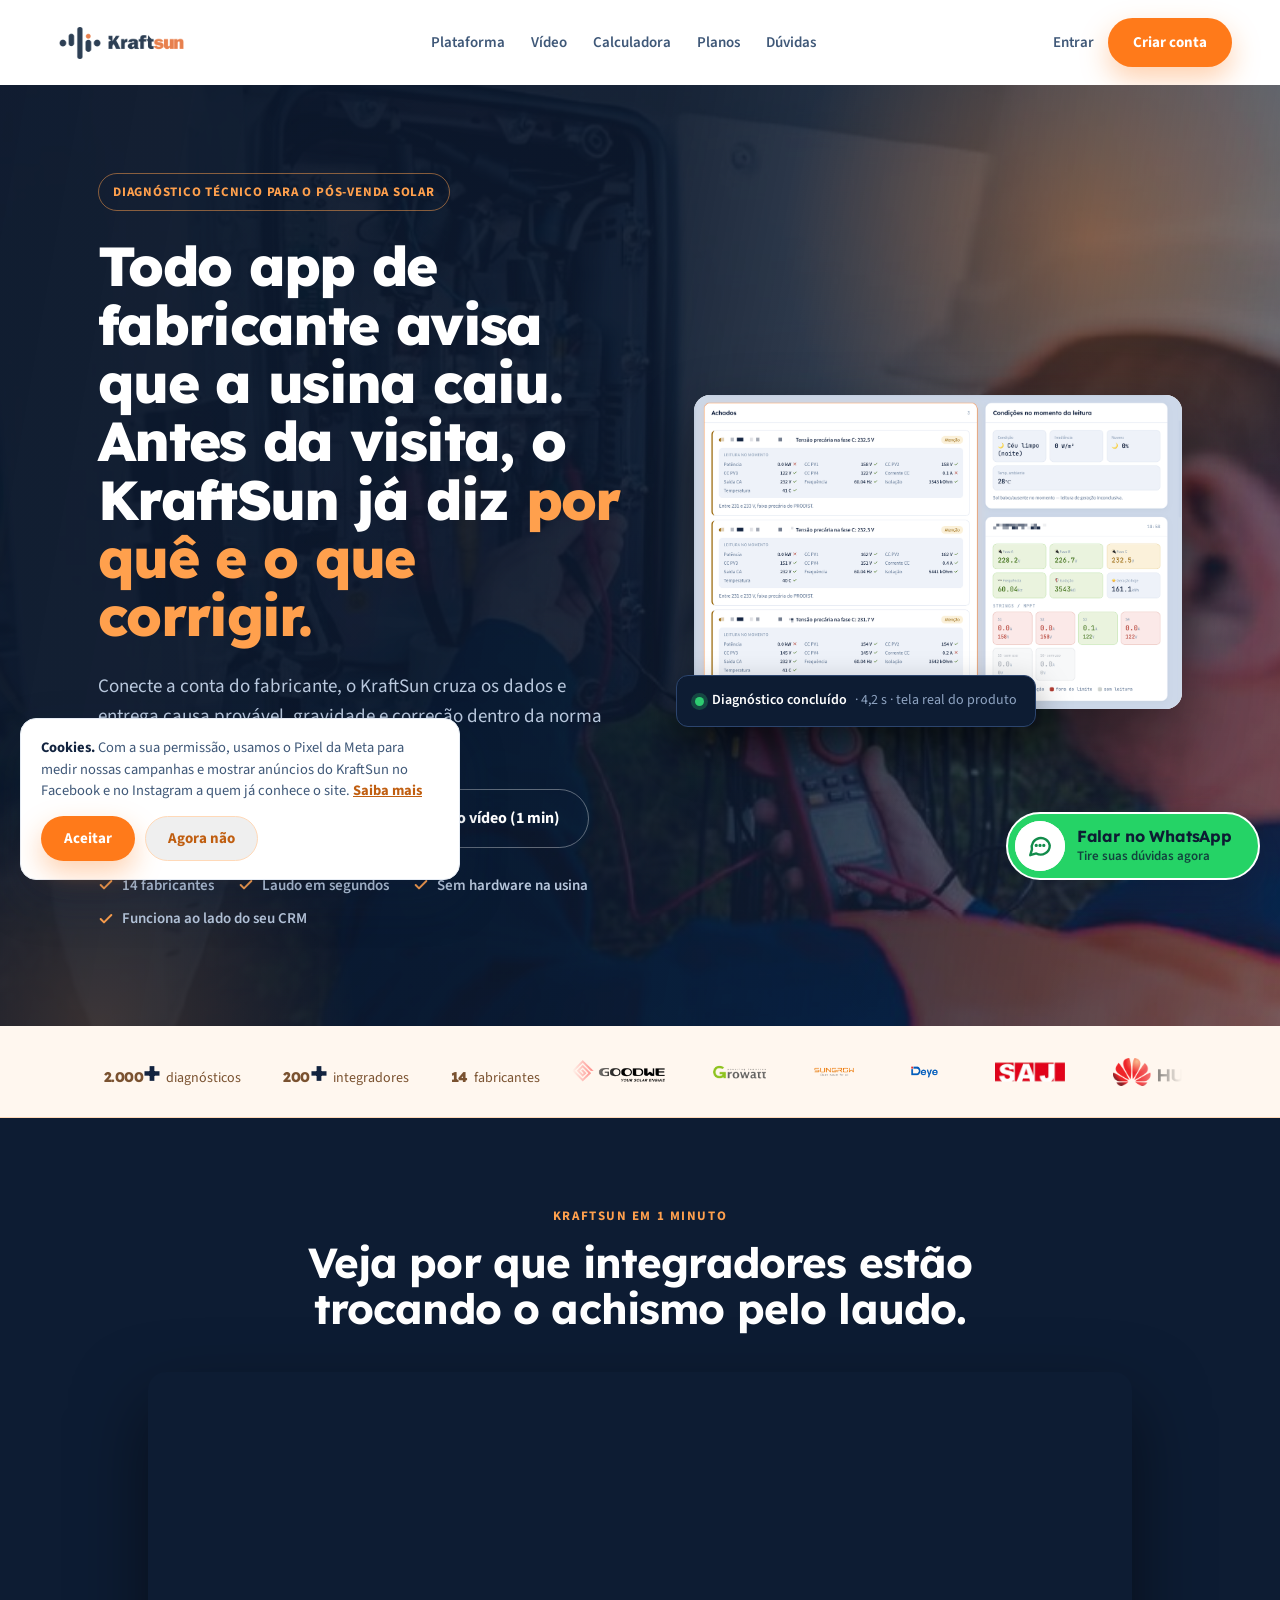
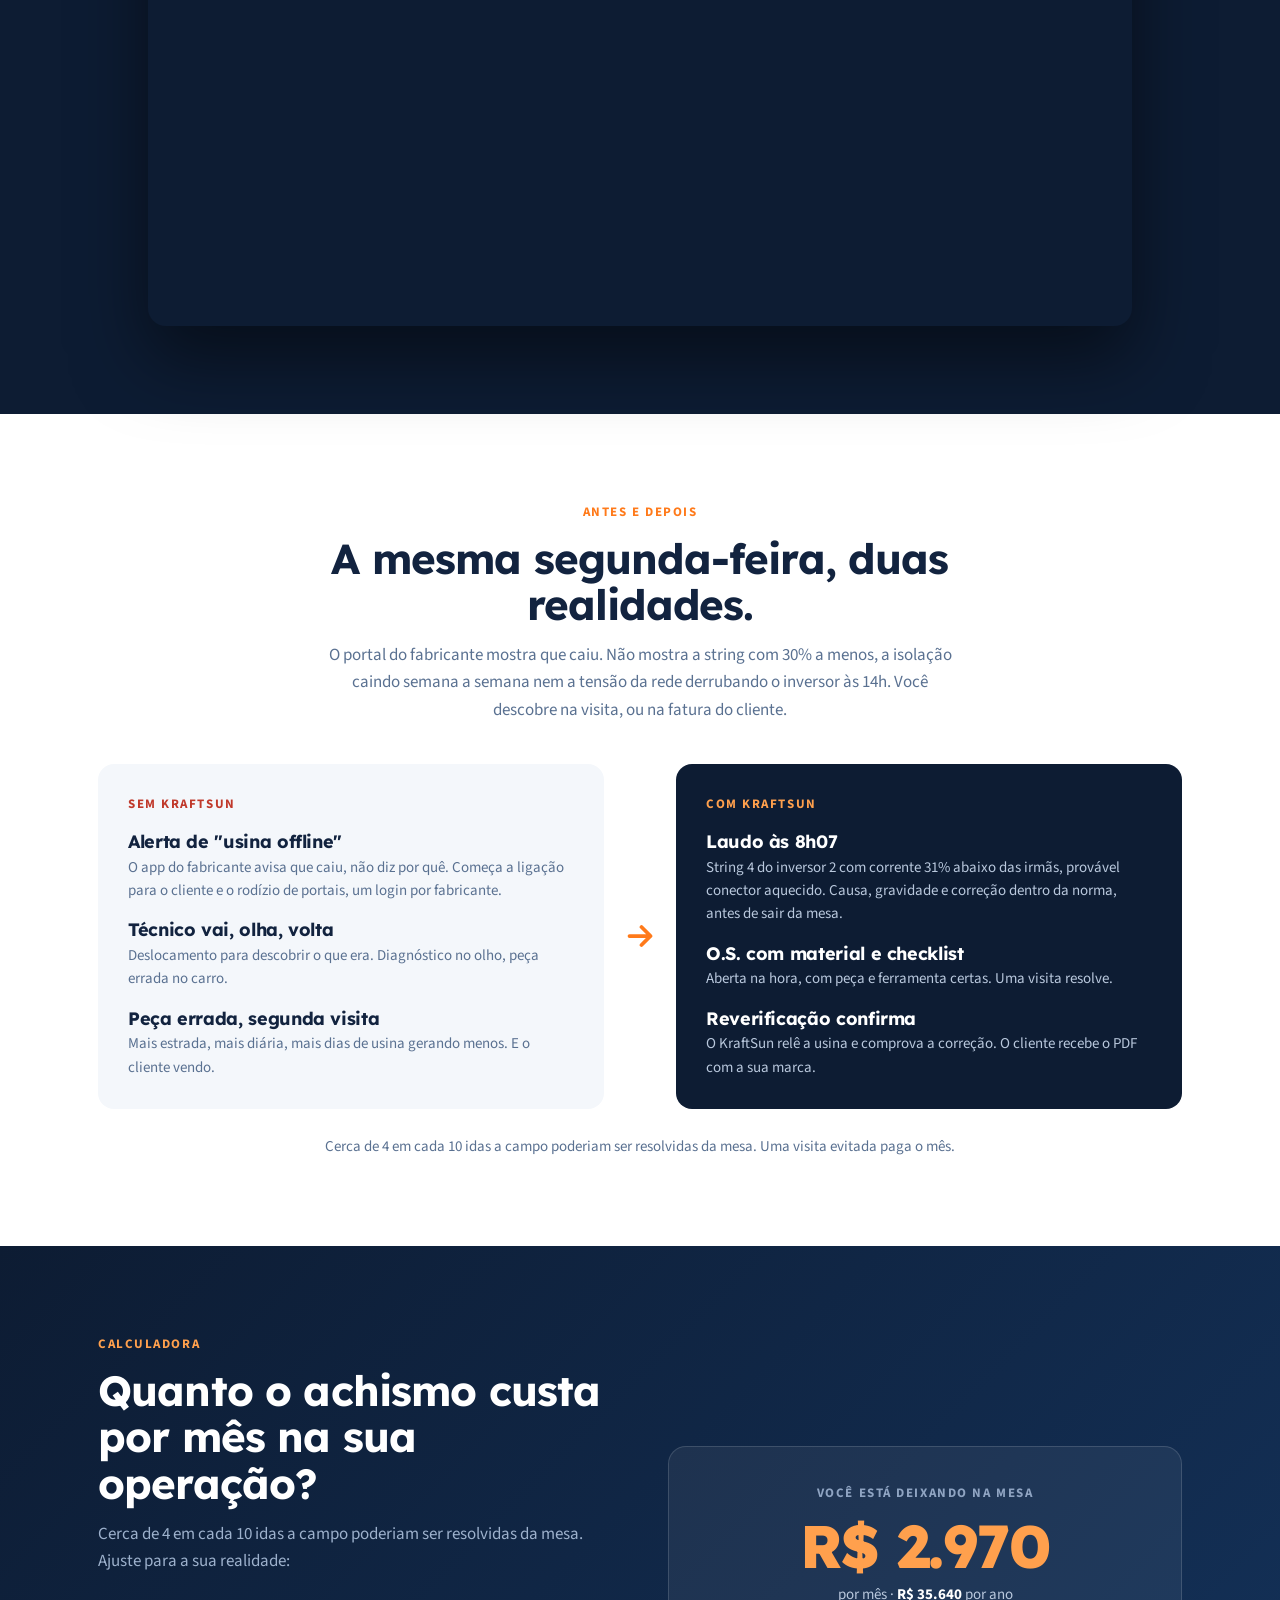
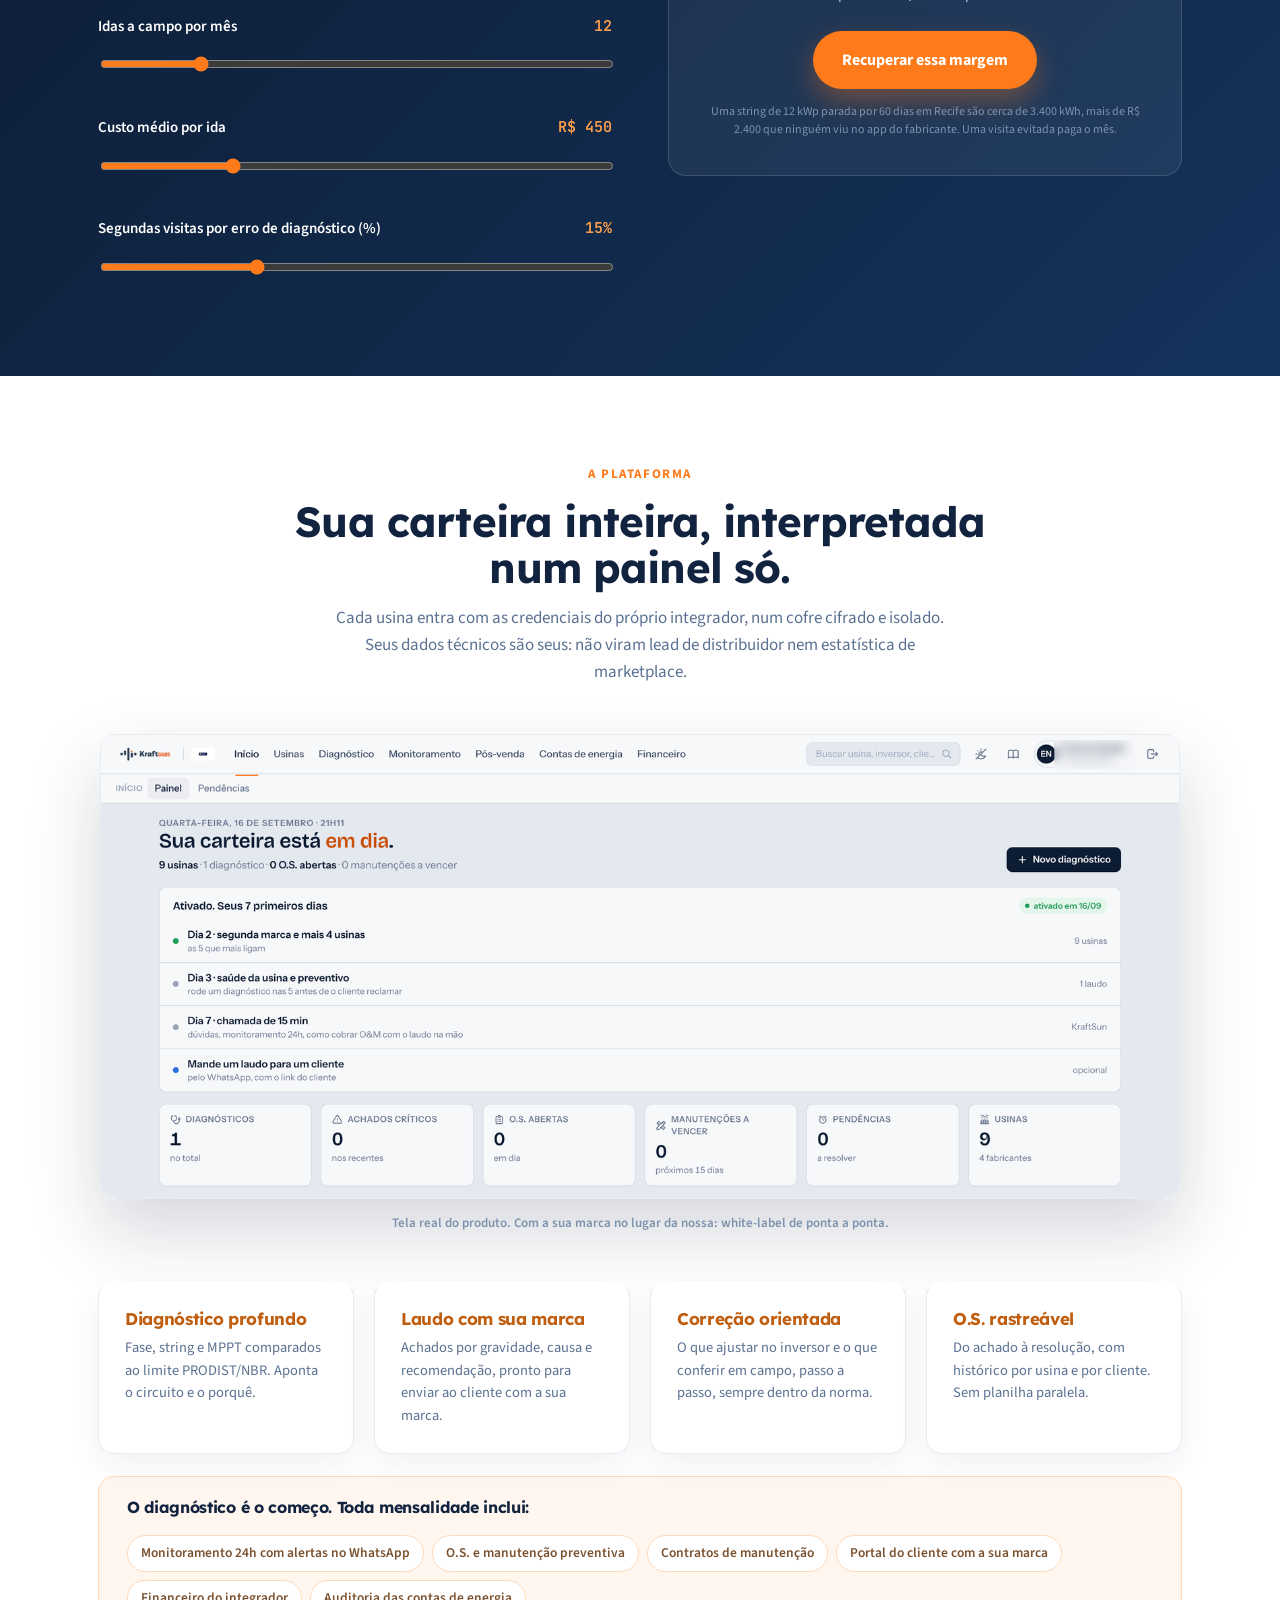
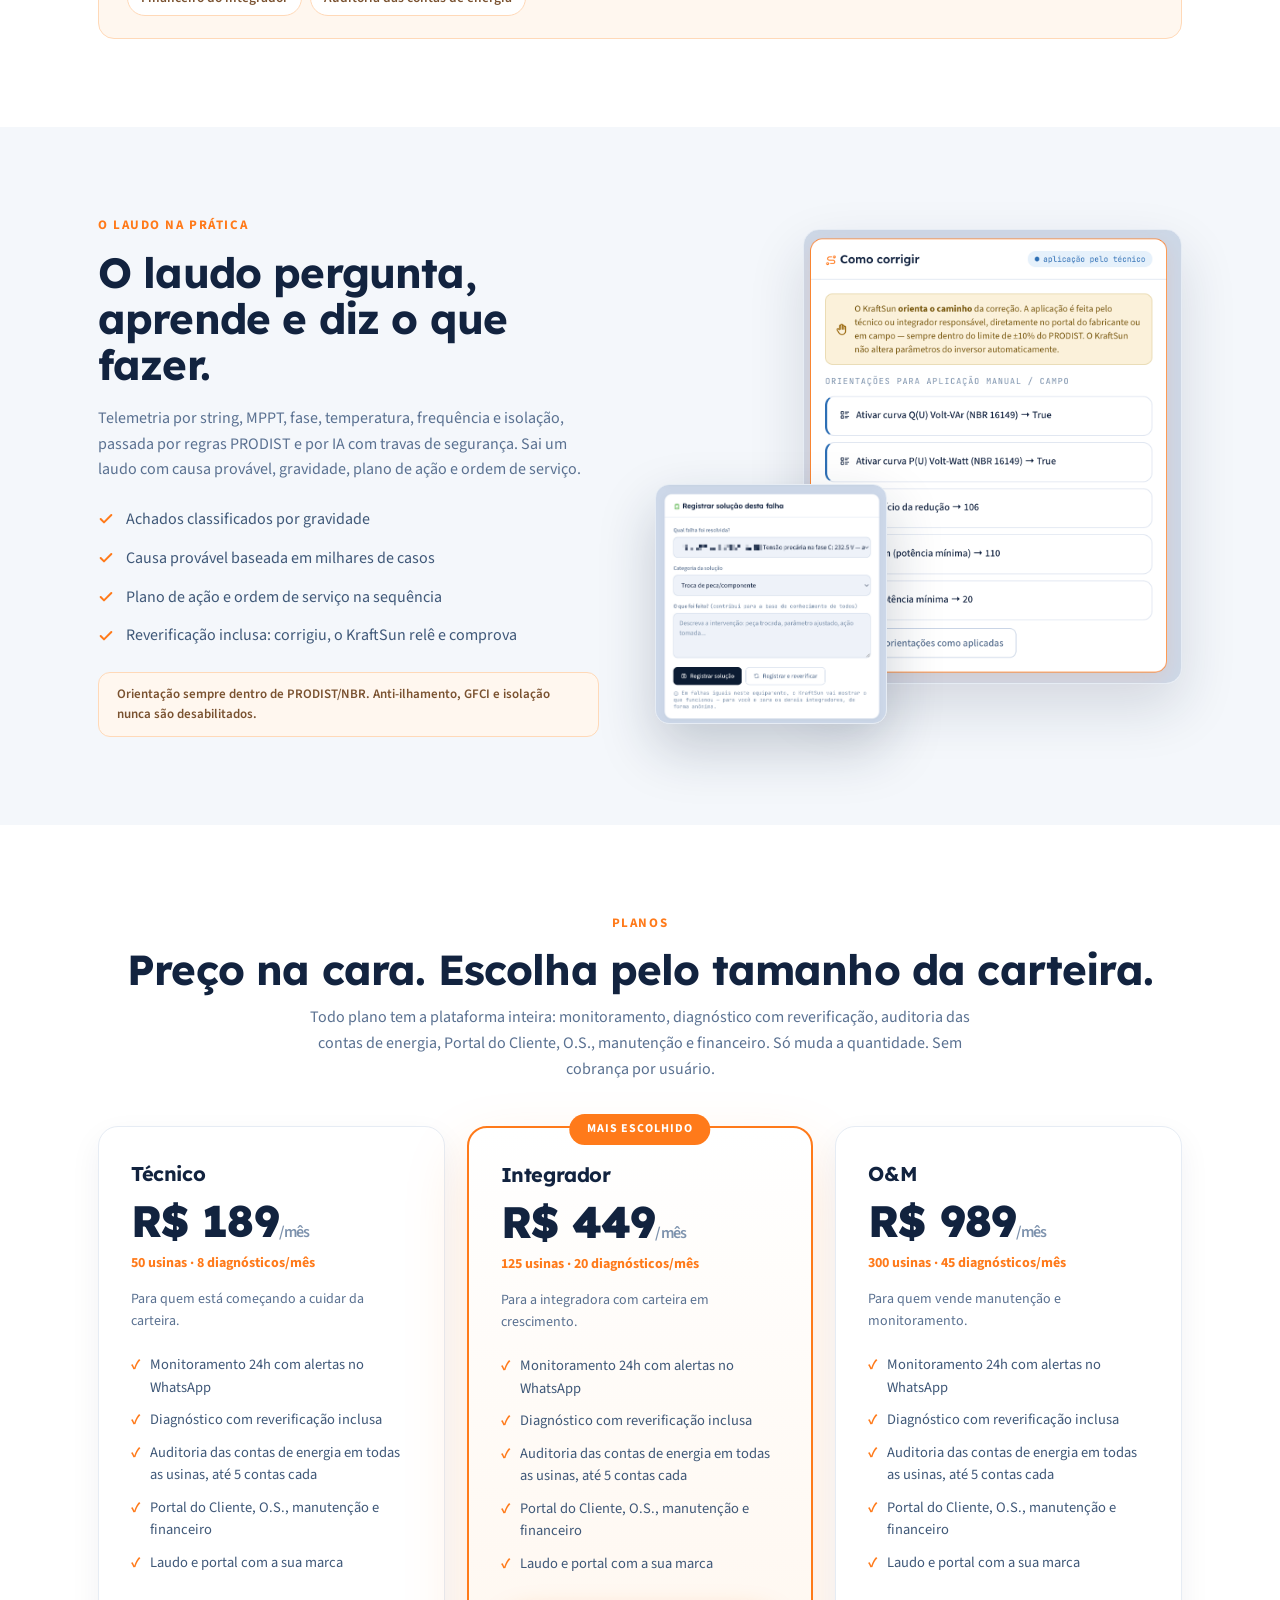
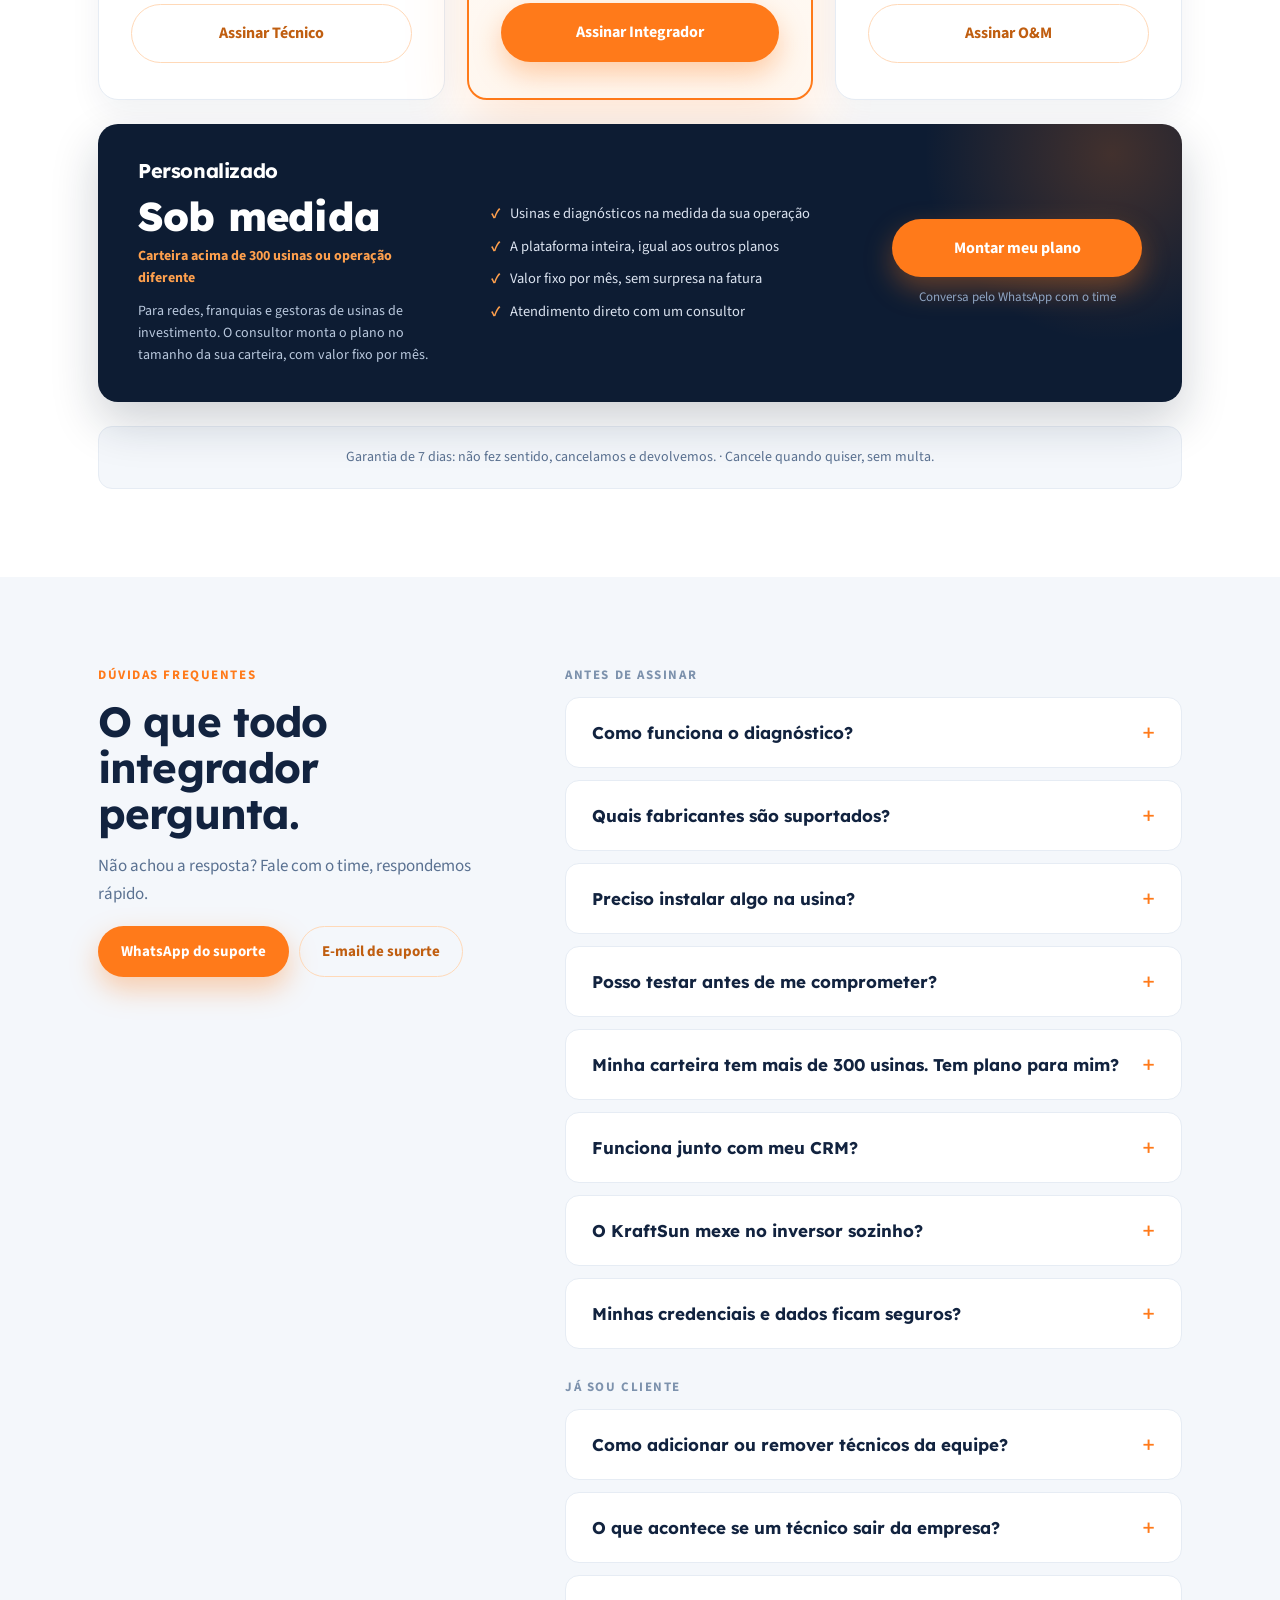
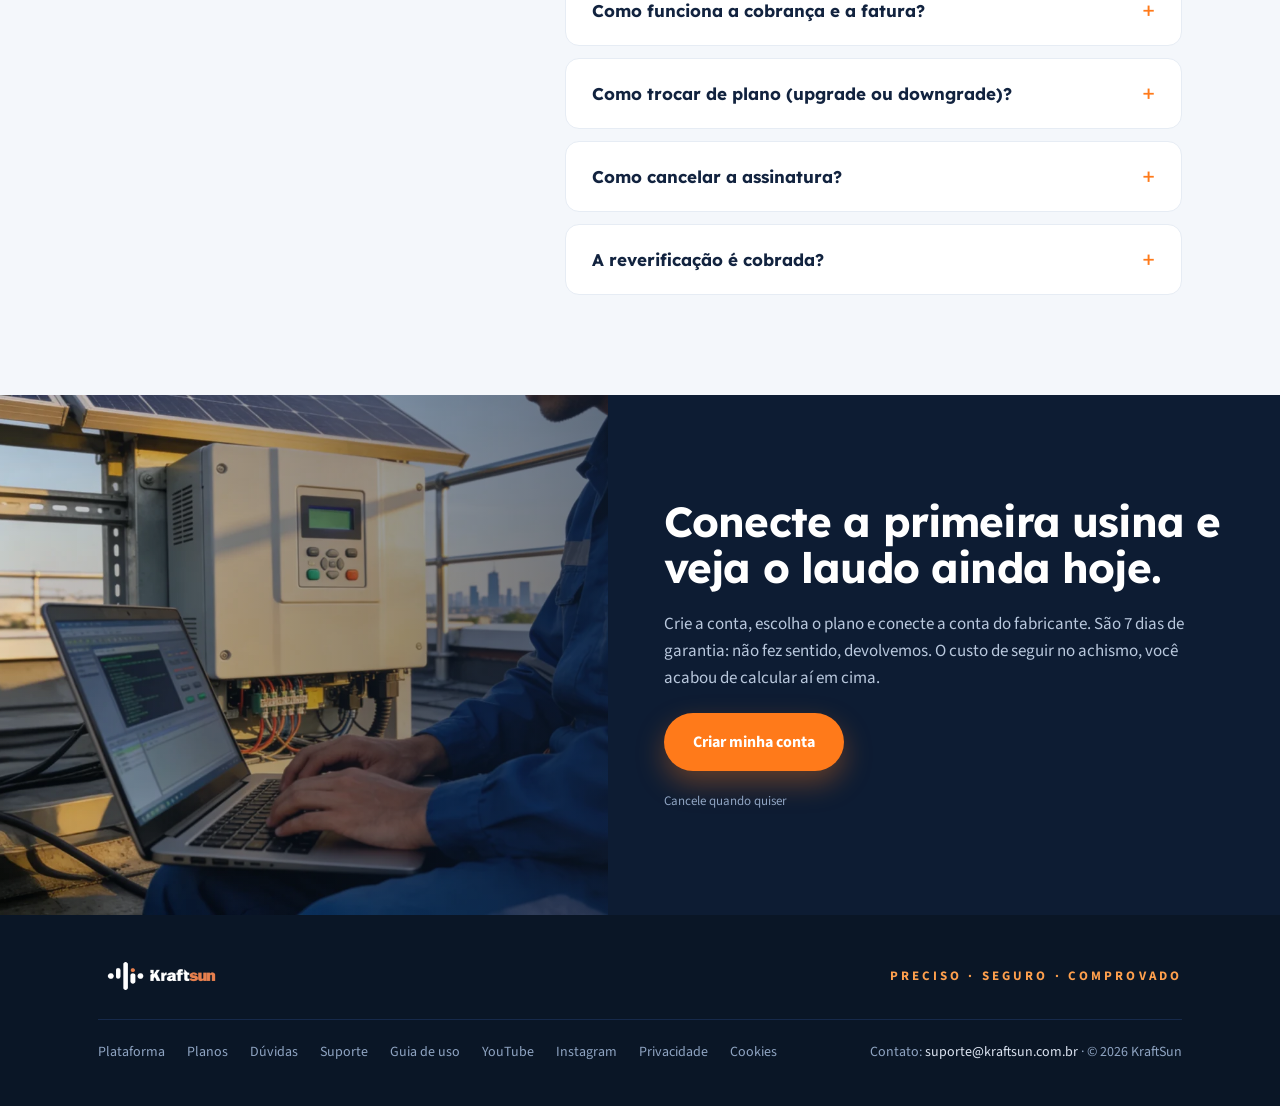
<file: index.html>
<!DOCTYPE html>
<html lang="pt-BR">
<head>
<meta charset="utf-8">
<meta name="viewport" content="width=device-width, initial-scale=1">
<!-- Google tag (gtag.js) -->
<script async src="https://www.googletagmanager.com/gtag/js?id=G-Y6H7T99HHY"></script>
<script>
  window.dataLayer = window.dataLayer || [];
  function gtag(){dataLayer.push(arguments);}
  gtag('js', new Date());
  gtag('config', 'G-Y6H7T99HHY');
</script>
<title>KraftSun · Diagnóstico técnico para o pós-venda solar</title>
<meta name="description" content="Todo app de fabricante avisa que a usina caiu. Antes da visita, o KraftSun já diz por quê e o que corrigir. Laudo com causa provável, gravidade e correção dentro da norma, com a sua marca. 14 fabricantes, sem hardware na usina. Planos a partir de R$ 189/mês.">
<meta name="robots" content="index, follow, max-image-preview:large">
<link rel="canonical" href="https://www.kraftsun.com.br/">
<meta name="theme-color" content="#0d1c33">
<meta property="og:type" content="website">
<meta property="og:site_name" content="KraftSun">
<meta property="og:locale" content="pt_BR">
<meta property="og:url" content="https://www.kraftsun.com.br/">
<meta property="og:title" content="KraftSun · Diagnóstico técnico para o pós-venda solar">
<meta property="og:description" content="Antes da visita, o laudo já aponta o porquê. Causa provável, gravidade e correção dentro da norma, com a sua marca. 14 fabricantes, sem hardware na usina.">
<meta property="og:image" content="https://www.kraftsun.com.br/og-image.png">
<meta property="og:image:width" content="1200">
<meta property="og:image:height" content="630">
<meta name="twitter:card" content="summary_large_image">
<meta name="twitter:title" content="KraftSun · Diagnóstico técnico para o pós-venda solar">
<meta name="twitter:description" content="Antes da visita, o laudo já aponta o porquê. Causa provável, gravidade e correção dentro da norma, com a sua marca.">
<meta name="twitter:image" content="https://www.kraftsun.com.br/og-image.png">
<link rel="icon" type="image/png" sizes="32x32" href="/favicon-32x32.png">
<link rel="icon" type="image/png" sizes="192x192" href="/favicon-192x192.png">
<link rel="apple-touch-icon" sizes="180x180" href="/apple-touch-icon.png">
<link rel="preconnect" href="https://fonts.googleapis.com">
<link rel="preconnect" href="https://fonts.gstatic.com" crossorigin>
<link href="https://fonts.googleapis.com/css2?family=Lexend:wght@600;700;800&family=Source+Sans+3:wght@400;600;700&family=JetBrains+Mono:wght@400;500&display=swap" rel="stylesheet">
<script type="application/ld+json">
{"@context":"https://schema.org","@graph":[
{"@type":"Organization","@id":"https://www.kraftsun.com.br/#org","name":"KraftSun","url":"https://www.kraftsun.com.br/","logo":"https://www.kraftsun.com.br/favicon-512x512.png","sameAs":["https://www.instagram.com/kraftsun_app"]},
{"@type":"WebSite","@id":"https://www.kraftsun.com.br/#site","url":"https://www.kraftsun.com.br/","name":"KraftSun","inLanguage":"pt-BR","publisher":{"@id":"https://www.kraftsun.com.br/#org"}},
{"@type":"SoftwareApplication","name":"KraftSun","applicationCategory":"BusinessApplication","operatingSystem":"Web","url":"https://www.kraftsun.com.br/","inLanguage":"pt-BR","description":"Plataforma de diagnóstico técnico dedicada ao pós-venda do integrador solar. Conecte a conta do fabricante e receba um laudo com causa provável, gravidade e correção dentro da norma, com a sua marca. 14 fabricantes, sem hardware na usina.","offers":[
{"@type":"Offer","name":"Técnico","price":"189","priceCurrency":"BRL","description":"50 usinas monitoradas e 8 diagnósticos por mês, com auditoria das contas de energia","url":"https://app.kraftsun.com.br/registro"},
{"@type":"Offer","name":"Integrador","price":"449","priceCurrency":"BRL","description":"125 usinas monitoradas e 20 diagnósticos por mês, com auditoria das contas de energia","url":"https://app.kraftsun.com.br/registro"},
{"@type":"Offer","name":"O&M","price":"989","priceCurrency":"BRL","description":"300 usinas monitoradas e 45 diagnósticos por mês, com auditoria das contas de energia","url":"https://app.kraftsun.com.br/registro"}]}]}
</script>
<style>
:root{--navy:#0d1c33;--navy-2:#12233f;--navy-3:#1a2f52;--ink:#12233f;--body:#3f5878;--muted:#5a7191;--soft:#7d92ad;--line:#e6ecf4;--paper:#f4f7fb;--orange:#ff7a1a;--orange-2:#ffa04d;--orange-dk:#c05e10;--peach:#fff7ef;--peach-line:#ffd9b8;--peach-ink:#7a5230;--green:#1e8a5a;--red:#c0392b}
*{box-sizing:border-box}
html{scroll-behavior:smooth}
body{margin:0;font-family:'Source Sans 3',system-ui,sans-serif;color:var(--ink);background:#fff;line-height:1.55;-webkit-text-size-adjust:100%}
a{color:inherit;text-decoration:none}
img{max-width:100%;height:auto;display:block}
h1,h2,h3{font-family:'Lexend',sans-serif;margin:0;letter-spacing:-.02em;line-height:1.1}
h1{font-weight:800;font-size:clamp(34px,4.3vw,56px);line-height:1.06;letter-spacing:-.03em}
h2{font-weight:700;font-size:clamp(28px,3.3vw,42px)}
h3{font-weight:700;font-size:18px}
p{margin:0}
.wrap{max-width:1180px;margin:0 auto;padding:0 48px}
.section{padding:88px 0}
.eyebrow{font-size:13px;font-weight:700;letter-spacing:.12em;text-transform:uppercase;color:var(--orange);margin-bottom:14px}
.lead{font-size:17px;line-height:1.6;color:var(--muted)}
.btn{display:inline-flex;align-items:center;justify-content:center;gap:8px;font-weight:700;font-size:16px;padding:16px 28px;border-radius:999px;border:1.5px solid transparent;cursor:pointer;font-family:inherit;transition:transform .25s ease,filter .25s ease}
.btn:hover{transform:translateY(-2px) scale(1.03);filter:brightness(1.07)}
.btn-orange{background:var(--orange);color:#fff;box-shadow:0 12px 28px rgba(255,122,26,.35)}
.btn-ghost{color:#fff;border-color:rgba(255,255,255,.35)}
.btn-line{color:var(--orange-dk);border-color:var(--peach-line)}
.btn-navy{background:var(--navy);color:#fff}
.check{display:inline-flex;gap:8px;align-items:center;font-size:15px;font-weight:600}
.check svg{flex:none}
.card{background:#fff;border:1px solid var(--line);border-radius:16px;padding:30px;box-shadow:0 12px 32px rgba(18,35,63,.06);transition:transform .3s ease,box-shadow .3s ease}
.card:hover{transform:translateY(-6px);box-shadow:0 26px 52px rgba(18,35,63,.14)}
.reveal{animation:revealUp .9s ease both;animation-timeline:view();animation-range:entry 0% entry 35%}
@keyframes revealUp{from{opacity:0;transform:translateY(36px)}to{opacity:1;transform:none}}
@keyframes marqueeX{from{transform:translateX(0)}to{transform:translateX(-50%)}}
@media (prefers-reduced-motion:reduce){.reveal{animation:none}}

/* header */
.top{display:flex;align-items:center;justify-content:space-between;padding:18px 48px;background:#fff}
.top img{height:44px;width:auto}
.nav{display:flex;gap:26px;font-size:15px;font-weight:600;color:var(--body)}
.nav a:hover{color:var(--orange)}
.top .acts{display:flex;gap:14px;align-items:center}
.top .acts .entrar{font-size:15px;font-weight:600;color:var(--body)}
.top .acts .btn{padding:12px 24px;font-size:15px}
.menu-btn{display:none;background:none;border:1.5px solid var(--line);border-radius:999px;font:700 14px 'Source Sans 3';padding:10px 14px;color:var(--ink)}

/* hero */
.hero{position:relative;overflow:hidden;color:#fff;background:linear-gradient(100deg,rgba(10,22,42,.97) 0%,rgba(10,22,42,.92) 46%,rgba(10,22,42,.55) 100%),url("assets/hero-bg.jpg") center/cover no-repeat;padding:88px 0 96px}
.hero .glow{position:absolute;top:-160px;right:-120px;width:620px;height:620px;border-radius:50%;background:radial-gradient(circle,rgba(255,122,26,.32),transparent 70%);animation:floatGlow 9s ease-in-out infinite;pointer-events:none}
.hero .glow.b{top:auto;bottom:-260px;left:-160px;width:520px;height:520px;background:radial-gradient(circle,rgba(255,160,77,.18),transparent 70%);animation-duration:12s}
.hero .wrap{position:relative;display:grid;grid-template-columns:1.05fr .95fr;gap:56px;align-items:center}
.hero-txt{display:flex;flex-direction:column;gap:26px;animation:riseIn .9s ease both}
@keyframes riseIn{from{opacity:0;transform:translateY(18px)}to{opacity:1;transform:none}}
@keyframes floatGlow{0%,100%{transform:translate(0,0) scale(1)}50%{transform:translate(50px,-30px) scale(1.18)}}
.hero .tag{display:inline-flex;align-self:flex-start;font-size:13px;font-weight:700;letter-spacing:.06em;text-transform:uppercase;color:var(--orange-2);border:1px solid rgba(255,160,77,.5);padding:8px 14px;border-radius:999px}
.hero h1 span{color:var(--orange-2)}
.hero .lead{color:#b9c8dd;font-size:19px;max-width:520px}
.hero-cta{display:flex;flex-wrap:wrap;gap:12px}
.hero .checks{display:flex;flex-wrap:wrap;gap:10px 24px;color:#b9c8dd}
.hero-photo{position:relative;animation:riseIn .9s ease .15s both}
.laudo-card{position:relative;background:#fff;border-radius:16px;overflow:hidden;box-shadow:0 28px 64px rgba(0,0,0,.45);transition:transform .4s ease}
.laudo-card:hover{transform:translateY(-6px) rotate(-.5deg)}
.hero-pill{position:absolute;bottom:-18px;left:-18px;background:var(--navy);border:1px solid #2c456e;color:#fff;border-radius:12px;padding:14px 18px;font-size:14px;font-weight:600;box-shadow:0 16px 36px rgba(0,0,0,.4);display:flex;align-items:center;gap:8px}
.hero-pill i{width:9px;height:9px;border-radius:50%;background:#2ecc71;box-shadow:0 0 0 4px rgba(46,204,113,.25);animation:pulse 2s ease-in-out infinite}
.hero-pill span{color:#8fa4c2;font-weight:400}
@keyframes pulse{0%,100%{box-shadow:0 0 0 4px rgba(46,204,113,.25)}50%{box-shadow:0 0 0 9px rgba(46,204,113,.05)}}

/* faixa laranja */
.band{background:var(--peach);border-bottom:1px solid var(--peach-line);padding:22px 0}
.band .wrap{display:flex;align-items:center;justify-content:space-between;gap:32px}
.band .nums{display:flex;gap:36px;flex:none}
.band .nums b{font-family:'Lexend',sans-serif;font-weight:800;font-size:30px;letter-spacing:-.02em}
.band .nums b.o{color:var(--orange)}
.band .nums span{font-size:14px;color:var(--peach-ink);margin-left:6px}
.marquee{flex:1;overflow:hidden;mask-image:linear-gradient(90deg,transparent,#000 8%,#000 92%,transparent)}
.marquee .track{display:flex;align-items:center;width:max-content;animation:marqueeX 28s linear infinite}
.marquee .set{display:flex;gap:48px;padding-right:48px;align-items:center;flex:none}
.marquee img{height:28px;width:auto;object-fit:contain}
.marquee .txt{font-family:'Lexend',sans-serif;font-weight:700;font-size:14px;color:var(--ink);white-space:nowrap}

/* vídeo */
.video{background:var(--navy);color:#fff;text-align:center}
.video .wrap{max-width:1080px}
.video .eyebrow{color:var(--orange-2)}
.video h2{max-width:720px;margin:0 auto 40px}
.video .frame{position:relative;padding-bottom:56.25%;border-radius:18px;overflow:hidden;box-shadow:0 32px 72px rgba(0,0,0,.5)}
.video iframe{position:absolute;inset:0;width:100%;height:100%;border:0}

/* antes/depois */
.ab .head{text-align:center;max-width:760px;margin:0 auto 40px}
.ab .head .lead{max-width:640px;margin:14px auto 0}
.ab .grid{display:grid;grid-template-columns:1fr 72px 1fr;align-items:stretch}
.ab .arrow{display:flex;align-items:center;justify-content:center}
.ab .col{border-radius:16px;padding:30px;display:flex;flex-direction:column;gap:18px}
.ab .col.off{background:var(--paper)}
.ab .col.on{background:var(--navy);color:#fff}
.ab .lab{font-size:13px;font-weight:700;letter-spacing:.12em;text-transform:uppercase}
.ab .col.off .lab{color:var(--red)}
.ab .col.on .lab{color:var(--orange-2)}
.ab h3{margin-bottom:4px}
.ab .col p{font-size:15px;color:var(--muted)}
.ab .col.on p{color:#b9c8dd}
.ab .foot{text-align:center;margin-top:26px;font-size:15px;color:var(--muted)}

/* calculadora */
.calc{background:linear-gradient(135deg,var(--navy) 0%,#14335c 100%);color:#fff}
.calc .wrap{display:grid;grid-template-columns:1fr 1fr;gap:56px;align-items:center}
.calc .eyebrow{color:var(--orange-2)}
.calc .lead{color:#9db1cc;margin:14px 0 40px}
.sliders{display:grid;gap:30px}
.sl .lab{display:flex;justify-content:space-between;font-size:15px;font-weight:600;margin-bottom:10px}
.sl .lab span:last-child{color:var(--orange-2);font-family:'JetBrains Mono',monospace}
input[type=range]{width:100%;accent-color:var(--orange);height:28px}
.result{background:rgba(255,255,255,.06);border:1px solid rgba(255,255,255,.14);border-radius:18px;padding:36px;text-align:center}
.result .k{font-size:13px;letter-spacing:.12em;text-transform:uppercase;color:#8fa4c2;font-weight:700}
.result .big{font-family:'Lexend',sans-serif;font-weight:800;font-size:clamp(40px,5vw,60px);color:var(--orange-2);letter-spacing:-.02em;line-height:1.1;margin:10px 0 4px}
.result .sub{color:#b9c8dd;font-size:15px;margin-bottom:24px}
.result .sub b{color:#fff}
.result .note{font-size:12px;color:#7d92ad;margin-top:14px;line-height:1.5}

/* plataforma */
.plat .head{text-align:center;max-width:720px;margin:0 auto 48px}
.plat .head .lead{margin-top:14px;max-width:620px;margin-left:auto;margin-right:auto}
.plat .shot{max-width:1080px;margin:0 auto 14px;border-radius:16px;overflow:hidden;box-shadow:0 32px 72px rgba(18,35,63,.18);border:1px solid var(--line);transition:transform .5s ease}
.plat .shot:hover{transform:scale(1.015)}
.plat .cap{font-size:13px;font-weight:600;color:var(--soft);text-align:center;margin-bottom:48px}
.grid4{display:grid;grid-template-columns:repeat(4,1fr);gap:20px}
.grid4 .card{padding:26px;border-top:3px solid transparent}
.grid4 .card:hover{border-top-color:var(--orange)}
.grid4 h3{color:var(--orange-dk);font-size:17px;margin-bottom:8px}
.grid4 p{font-size:14.5px;color:var(--muted)}
.more{margin-top:22px;background:var(--peach);border:1px solid var(--peach-line);border-radius:16px;padding:22px 28px;display:flex;align-items:center;gap:18px 28px;flex-wrap:wrap}
.more h3{font-size:16px}
.more ul{list-style:none;margin:0;padding:0;display:flex;flex-wrap:wrap;gap:8px}
.more li{background:#fff;border:1px solid var(--peach-line);border-radius:999px;padding:7px 13px;font-size:13.5px;font-weight:600;color:var(--peach-ink)}

/* laudo */
.laudo{background:var(--paper)}
.laudo .wrap{display:grid;grid-template-columns:1fr 1.05fr;gap:56px;align-items:center}
.laudo .lead{margin:18px 0 24px;font-size:16px}
.laudo ul{list-style:none;padding:0;margin:0;display:grid;gap:14px;font-size:16px;color:var(--body)}
.laudo li{display:flex;gap:12px;align-items:center}
.laudo .safe{display:inline-flex;gap:10px;align-items:flex-start;font-size:13px;line-height:1.5;font-weight:600;color:var(--peach-ink);background:var(--peach);border:1px solid var(--peach-line);border-radius:12px;padding:12px 18px;margin-top:24px}
.shots{position:relative;padding:0 0 40px 0}
.shots .main{width:72%;margin-left:auto;border:1px solid var(--line);border-radius:16px;overflow:hidden;box-shadow:0 24px 56px rgba(18,35,63,.14);background:#fff}
.shots .over{position:absolute;bottom:0;left:0;width:44%;border:1px solid var(--line);border-radius:14px;overflow:hidden;box-shadow:0 24px 56px rgba(18,35,63,.22);background:#fff}

/* planos */
.price .head{text-align:center;margin-bottom:44px}
.price .head .lead{max-width:680px;margin:12px auto 0;font-size:16px}
.plans{display:grid;grid-template-columns:repeat(3,1fr);gap:22px;max-width:1120px;margin:0 auto 24px;align-items:stretch}
.plan{background:#fff;border:1px solid var(--line);border-radius:20px;padding:36px 32px;display:flex;flex-direction:column;box-shadow:0 12px 32px rgba(18,35,63,.06);position:relative;transition:transform .3s ease,box-shadow .3s ease}
.plan:hover{transform:translateY(-6px);box-shadow:0 26px 52px rgba(18,35,63,.14)}
.plan.hot{background:linear-gradient(180deg,#fff,var(--peach));border:2px solid var(--orange);box-shadow:0 28px 64px rgba(255,122,26,.18)}
.plan .best{position:absolute;top:-14px;left:50%;transform:translateX(-50%);font-size:12px;font-weight:700;letter-spacing:.08em;background:var(--orange);color:#fff;padding:6px 18px;border-radius:99px;white-space:nowrap}
.plan h3{font-size:20px;margin-bottom:14px}
.plan .val{font-family:'Lexend',sans-serif;font-weight:800;font-size:44px;line-height:1;letter-spacing:-.02em}
.plan .val small{font:600 16px 'Source Sans 3';color:var(--soft)}
.plan .inc{font-size:14px;font-weight:700;color:var(--orange);margin:10px 0 14px}
.plan .who{font-size:14px;color:var(--muted);margin-bottom:22px}
@media (min-width:901px){.plans .plan .who{min-height:3.1em}}
.plan ul{list-style:none;padding:0;margin:0 0 28px;display:grid;gap:10px;font-size:14.5px;color:var(--body)}
.plan li{display:flex;gap:10px}
.plan li::before{content:"✓";color:var(--orange);font-weight:700}
.plan .btn{margin-top:auto;width:100%}
.plan-custom{max-width:1120px;margin:0 auto 24px;display:grid;grid-template-columns:1fr 1.15fr auto;gap:40px;align-items:center;background:var(--navy);color:#fff;border-radius:20px;padding:36px 40px;box-shadow:0 20px 48px rgba(13,28,51,.2);position:relative;overflow:hidden;transition:transform .3s ease,box-shadow .3s ease}
.plan-custom:hover{transform:translateY(-6px);box-shadow:0 30px 60px rgba(13,28,51,.28)}
.plan-custom::after{content:"";position:absolute;right:-120px;top:-160px;width:380px;height:380px;border-radius:50%;background:radial-gradient(circle,rgba(255,122,26,.22),transparent 70%);pointer-events:none}
.plan-custom>*{position:relative;z-index:1;min-width:0}
.plan-custom h3{font-size:20px;margin-bottom:14px;color:#fff}
.plan-custom .val{font-family:'Lexend',sans-serif;font-weight:800;font-size:40px;line-height:1;letter-spacing:-.02em}
.plan-custom .inc{font-size:14px;font-weight:700;color:var(--orange-2);margin:10px 0 12px}
.plan-custom .who{font-size:14px;color:#b9c8dd}
.plan-custom ul{list-style:none;padding:0;margin:0;display:grid;gap:10px;font-size:14.5px;color:#dbe3f0}
.plan-custom li{display:flex;gap:10px}
.plan-custom li::before{content:"✓";color:var(--orange-2);font-weight:700}
.plan-custom .go{display:flex;flex-direction:column;gap:10px;width:250px}
.plan-custom .go .btn{width:100%}
.plan-custom .go small{font-size:13px;color:#8fa4c2;text-align:center}
.extras{max-width:1120px;margin:0 auto;background:var(--paper);border:1px solid var(--line);border-radius:14px;padding:18px 28px;text-align:center;font-size:14px;line-height:1.75;color:var(--muted)}
.extras b{color:var(--ink)}

/* whatsapp flutuante e convite do Kraft */
.wa-float{position:fixed;right:20px;bottom:calc(20px + env(safe-area-inset-bottom,0px));z-index:60;display:flex;flex-direction:column;align-items:flex-end;gap:14px;pointer-events:none}
.wa-float>*{pointer-events:auto}
.wa-btn{display:inline-flex;align-items:center;gap:12px;background:#25d366;color:var(--navy);padding:7px 26px 7px 7px;border-radius:999px;border:2px solid #fff;box-shadow:0 16px 40px rgba(13,28,51,.3);position:relative;transition:transform .25s ease,box-shadow .25s ease;animation:waUp .6s 1s ease both}
.wa-btn:hover{transform:translateY(-3px);box-shadow:0 22px 48px rgba(18,35,63,.3)}
.wa-ic{width:50px;height:50px;border-radius:50%;background:#fff;display:grid;place-items:center;position:relative;flex:none;isolation:isolate}
.wa-ic::before{content:"";position:absolute;inset:0;border-radius:50%;background:#fff;z-index:-1;animation:waPulse 2.6s ease-out 2s infinite}
.wa-txt{display:flex;flex-direction:column;line-height:1.2}
.wa-txt b{font-family:'Lexend',sans-serif;font-weight:700;font-size:16px;letter-spacing:-.01em}
.wa-txt small{font-size:13px;font-weight:600;color:var(--navy);opacity:.78;margin-top:3px}
.wa-btn .dot{position:absolute;top:0;right:0;width:14px;height:14px;border-radius:50%;background:var(--orange);border:2px solid #fff;display:none}
.wa-btn.ping .dot{display:block}
@keyframes waUp{from{opacity:0;transform:translateY(24px)}to{opacity:1;transform:none}}
@keyframes waPulse{0%{transform:scale(1);opacity:.55}70%,100%{transform:scale(1.6);opacity:0}}
.wa-card{display:none;width:330px;max-width:calc(100vw - 40px);background:#fff;border:1px solid var(--line);border-radius:18px;padding:18px 18px 16px;box-shadow:0 24px 56px rgba(18,35,63,.24);position:relative}
.wa-card.show{display:block;animation:waIn .35s ease both}
@keyframes waIn{from{opacity:0;transform:translateY(12px)}to{opacity:1;transform:none}}
.wa-card::after{content:"";position:absolute;right:30px;bottom:-8px;width:16px;height:16px;background:#fff;border-right:1px solid var(--line);border-bottom:1px solid var(--line);transform:rotate(45deg)}
.wa-who{display:flex;gap:10px;align-items:center;margin-bottom:10px;padding-right:28px}
.wa-who img{width:40px;height:40px;border-radius:50%;border:1px solid var(--line);background:#fff;flex:none}
.wa-who b{display:block;font-family:'Lexend',sans-serif;font-size:15px;color:var(--ink);line-height:1.2}
.wa-who small{font-size:12.5px;color:var(--soft)}
.wa-card p{font-size:15px;line-height:1.5;color:var(--body);margin-bottom:14px}
.wa-go{width:100%;background:#25d366;color:var(--navy);padding:13px 18px;font-size:15px}
.wa-x{position:absolute;top:8px;right:8px;width:32px;height:32px;border:0;background:none;font:400 22px/1 'Source Sans 3',sans-serif;color:var(--soft);cursor:pointer;border-radius:50%}
.wa-x:hover{background:var(--paper);color:var(--ink)}
.wa-btn:focus-visible,.wa-go:focus-visible,.wa-x:focus-visible{outline:3px solid var(--orange);outline-offset:3px}
@media (prefers-reduced-motion:reduce){.wa-card.show,.wa-btn,.wa-ic::before{animation:none}}

/* aviso de cookies (o Pixel da Meta só carrega depois do aceite) */
.ck{position:fixed;left:20px;bottom:calc(20px + env(safe-area-inset-bottom,0px));z-index:70;width:440px;max-width:calc(100vw - 40px);background:#fff;border:1px solid var(--line);border-radius:16px;padding:18px 20px;box-shadow:0 20px 48px rgba(18,35,63,.22);display:none;flex-direction:column;gap:14px}
.ck.show{display:flex;animation:waIn .35s ease both}
.ck p{font-size:14.5px;line-height:1.5;color:var(--body)}
.ck p b{color:var(--ink)}
.ck a{color:var(--orange-dk);font-weight:700;text-decoration:underline}
.ck-acts{display:flex;gap:10px;flex-wrap:wrap}
.ck .btn{padding:11px 22px;font-size:15px}
.ck .btn:focus-visible{outline:3px solid var(--orange);outline-offset:3px}
@media (prefers-reduced-motion:reduce){.ck.show{animation:none}}

/* faq */
.faq{background:var(--paper)}
.faq .wrap{display:grid;grid-template-columns:.8fr 1.2fr;gap:56px}
.faq h2{margin-bottom:16px}
.faq .lead{margin-bottom:18px}
.faq .sup{display:flex;flex-wrap:wrap;gap:10px}
.faq .sup .btn{padding:13px 22px;font-size:15px}
.faq .grp{font-size:13px;font-weight:700;letter-spacing:.12em;text-transform:uppercase;color:var(--soft);margin:0 0 12px}
.faq .grp+.faq-item{margin-top:0}
.faq .grp.second{margin-top:28px}
.faq-item{background:#fff;border:1px solid var(--line);border-radius:14px;margin-bottom:12px;overflow:hidden}
.faq-item .q{display:flex;justify-content:space-between;align-items:center;gap:16px;padding:20px 26px;cursor:pointer;width:100%;background:none;border:0;text-align:left;font-family:'Lexend',sans-serif;font-weight:700;font-size:17px;color:var(--ink)}
.faq-item .q i{font:400 22px 'JetBrains Mono',monospace;color:var(--orange);font-style:normal}
.faq-item .a{display:none;font-size:15px;line-height:1.65;color:var(--muted);padding:0 26px 22px}
.faq-item.open .a{display:block}

/* cta */
.cta{display:grid;grid-template-columns:.95fr 1.05fr;min-height:520px;position:relative;overflow:hidden}
.cta .glow{position:absolute;right:-140px;bottom:-200px;width:560px;height:560px;border-radius:50%;background:radial-gradient(circle,rgba(255,122,26,.28),transparent 70%);animation:floatGlow 11s ease-in-out infinite;pointer-events:none;z-index:1}
.cta .txt{position:relative;z-index:2}
.cta .photo{background:url("assets/cta-bg.webp") center/cover;position:relative}
.cta .photo::before{content:"";position:absolute;inset:0;background:linear-gradient(90deg,rgba(13,28,51,.1),rgba(13,28,51,.6))}
.cta .txt{background:var(--navy);color:#fff;padding:80px 56px;display:flex;flex-direction:column;justify-content:center;gap:20px}
.cta .txt .lead{color:#b9c8dd;max-width:540px}
.cta .txt .small{font-size:13px;color:#8fa4c2}

/* footer */
footer{background:#0a1626;color:#8fa4c2;padding:42px 0;font-size:14px}
footer .row{display:flex;justify-content:space-between;align-items:center;gap:24px;flex-wrap:wrap}
footer .row+.row{border-top:1px solid #16294a;padding-top:22px;margin-top:24px}
footer .sig{font-size:13px;font-weight:700;letter-spacing:.24em;color:var(--orange-2)}
footer nav{display:flex;gap:22px;flex-wrap:wrap}
footer a:hover{color:#fff}

@media (max-width:1000px){
  .grid4{grid-template-columns:1fr 1fr}
  .plan-custom{grid-template-columns:1fr 1fr;gap:28px}
  .plan-custom .go{grid-column:1/-1;width:auto;flex-direction:row;align-items:center;gap:18px}
  .plan-custom .go .btn{width:auto;padding-left:40px;padding-right:40px}
}
@media (max-width:900px){
  .wrap{padding:0 22px}
  .section{padding:60px 0}
  .top{padding:14px 22px}
  .nav{display:none;position:absolute;left:0;right:0;top:72px;background:#fff;flex-direction:column;gap:0;padding:8px 22px 16px;border-bottom:1px solid var(--line);z-index:20}
  .nav.open{display:flex}
  .nav a{padding:12px 0;border-bottom:1px solid var(--line)}
  .top .acts .entrar{display:none}
  .top .acts .btn{padding:10px 16px;font-size:14px;white-space:nowrap}
  html,body{overflow-x:hidden}
  .menu-btn{display:inline-block}
  .hero{padding:52px 0 72px}
  .hero .wrap{grid-template-columns:1fr;gap:40px}
  .hero-pill{left:8px;bottom:-14px;font-size:13px}
  .band .wrap{flex-direction:column;align-items:stretch;gap:18px}
  .band .nums{justify-content:space-between;gap:12px}
  .band .nums b{font-size:24px}
  .band .nums span{display:block;margin:0;font-size:12px}
  .ab .grid{grid-template-columns:1fr}
  .ab .arrow{height:52px}
  .ab .arrow svg{transform:rotate(90deg)}
  .calc .wrap,.laudo .wrap,.faq .wrap{grid-template-columns:1fr;gap:36px}
  .shots{padding:0}
  .shots .main{width:100%}
  .shots .over{display:none}
  .plans{grid-template-columns:1fr}
  .plan-custom{grid-template-columns:1fr;gap:24px;padding:36px 32px}
  .plan-custom .go{flex-direction:column;align-items:stretch;gap:10px}
  .plan-custom .go .btn{width:100%}
  .cta{grid-template-columns:1fr}
  .cta .photo{min-height:260px}
  .cta .txt{padding:48px 22px}
  .grid4{grid-template-columns:1fr}
  h1{font-size:34px}
  .wa-float{right:16px;bottom:calc(16px + env(safe-area-inset-bottom,0px))}
  .wa-btn{padding:6px 18px 6px 6px;gap:10px}
  .wa-ic{width:44px;height:44px}
  .wa-txt b{font-size:15px}
  .wa-txt small{display:none}
  .ck{left:12px;right:12px;width:auto;max-width:none;bottom:calc(12px + env(safe-area-inset-bottom,0px))}
  body.ck-on .wa-float{bottom:calc(var(--ck-h,170px) + 24px + env(safe-area-inset-bottom,0px))}
}
</style>
</head>
<body>
<div style="position:relative">
<header class="top">
  <a href="#"><img src="assets/logo-kraftsun.png" alt="KraftSun" width="160" height="48"></a>
  <nav class="nav" id="nav">
    <a href="#plataforma">Plataforma</a><a href="#video">Vídeo</a><a href="#calculadora">Calculadora</a><a href="#planos">Planos</a><a href="#faq">Dúvidas</a>
  </nav>
  <div class="acts">
    <a class="entrar" href="https://app.kraftsun.com.br/login">Entrar</a>
    <a class="btn btn-orange" href="https://app.kraftsun.com.br/registro">Criar conta</a>
    <button class="menu-btn" onclick="document.getElementById('nav').classList.toggle('open')" aria-controls="nav">Menu</button>
  </div>
</header>
</div>

<main>
<!-- 1 HERO -->
<section class="hero">
  <div class="glow"></div><div class="glow b"></div>
  <div class="wrap">
  <div class="hero-txt">
    <span class="tag">Diagnóstico técnico para o pós-venda solar</span>
    <h1>Todo app de fabricante avisa que a usina caiu. Antes da visita, o KraftSun já diz <span>por quê e o que corrigir.</span></h1>
    <p class="lead">Conecte a conta do fabricante, o KraftSun cruza os dados e entrega causa provável, gravidade e correção dentro da norma em segundos.</p>
    <div class="hero-cta">
      <a class="btn btn-orange" href="https://app.kraftsun.com.br/registro">Assinar e diagnosticar hoje</a>
      <a class="btn btn-ghost" href="#video"><svg width="16" height="16" viewBox="0 0 24 24" fill="none" stroke="currentColor" stroke-width="2" stroke-linejoin="round"><path d="M6 4l14 8-14 8z"/></svg>Assistir o vídeo (1 min)</a>
    </div>
    <div class="checks">
      <span class="check"><svg width="16" height="16" viewBox="0 0 24 24" fill="none" stroke="#ffa04d" stroke-width="3" stroke-linecap="round" stroke-linejoin="round"><path d="M4 12l5 5L20 6"/></svg>14 fabricantes</span>
      <span class="check"><svg width="16" height="16" viewBox="0 0 24 24" fill="none" stroke="#ffa04d" stroke-width="3" stroke-linecap="round" stroke-linejoin="round"><path d="M4 12l5 5L20 6"/></svg>Laudo em segundos</span>
      <span class="check"><svg width="16" height="16" viewBox="0 0 24 24" fill="none" stroke="#ffa04d" stroke-width="3" stroke-linecap="round" stroke-linejoin="round"><path d="M4 12l5 5L20 6"/></svg>Sem hardware na usina</span>
      <span class="check"><svg width="16" height="16" viewBox="0 0 24 24" fill="none" stroke="#ffa04d" stroke-width="3" stroke-linecap="round" stroke-linejoin="round"><path d="M4 12l5 5L20 6"/></svg>Funciona ao lado do seu CRM</span>
    </div>
  </div>
  <div class="hero-photo">
    <div class="laudo-card"><img src="assets/laudo-achados.png" alt="Laudo real do KraftSun com os achados por gravidade" width="1400" height="901" fetchpriority="high"></div>
    <div class="hero-pill"><i></i>Diagnóstico concluído <span>· 4,2 s · tela real do produto</span></div>
  </div>
  </div>
</section>

<!-- 2 PROVA SOCIAL -->
<section class="band">
  <div class="wrap">
    <div class="nums">
      <div><b><span data-count="2000">0</span>+</b><span>diagnósticos</span></div>
      <div><b><span data-count="200">0</span>+</b><span>integradores</span></div>
      <div><b class="o"><span data-count="14">0</span></b><span>fabricantes</span></div>
    </div>
    <div class="marquee" aria-label="Fabricantes suportados"><div class="track">
      <div class="set"><img src="assets/marca-goodwe.png" alt="GoodWe"><img src="assets/marca-growatt.png" alt="Growatt"><img src="assets/marca-sungrow.png" alt="Sungrow" style="height:40px"><img src="assets/marca-deye.webp" alt="Deye"><img src="assets/marca-saj.png" alt="SAJ"><img src="assets/marca-huawei.png" alt="Huawei"><img src="assets/marca-solplanet.webp" alt="Solplanet"><img src="assets/marca-solis.png" alt="Solis"><img src="assets/marca-renac.png" alt="RENAC"><img src="assets/marca-chint.png" alt="Chint"><img src="assets/marca-auxsol.webp" alt="AUXSOL"><img src="assets/marca-solarman.webp" alt="Solarman" style="height:24px"><img src="assets/marca-austa.png" alt="Austa" style="height:42px"><span class="txt">Canadian Solar</span></div>
      <div class="set" aria-hidden="true"><img src="assets/marca-goodwe.png" alt=""><img src="assets/marca-growatt.png" alt=""><img src="assets/marca-sungrow.png" alt="" style="height:40px"><img src="assets/marca-deye.webp" alt=""><img src="assets/marca-saj.png" alt=""><img src="assets/marca-huawei.png" alt=""><img src="assets/marca-solplanet.webp" alt=""><img src="assets/marca-solis.png" alt=""><img src="assets/marca-renac.png" alt=""><img src="assets/marca-chint.png" alt=""><img src="assets/marca-auxsol.webp" alt=""><img src="assets/marca-solarman.webp" alt="" style="height:24px"><img src="assets/marca-austa.png" alt="" style="height:42px"><span class="txt">Canadian Solar</span></div>
    </div></div>
  </div>
</section>

<!-- 3 VÍDEO -->
<section class="section video" id="video">
  <div class="wrap reveal">
    <div class="eyebrow">KraftSun em 1 minuto</div>
    <h2>Veja por que integradores estão trocando o achismo pelo laudo.</h2>
    <div class="frame"><iframe src="https://www.youtube-nocookie.com/embed/CH15wrnm6UM?rel=0" title="Vídeo KraftSun" loading="lazy" referrerpolicy="strict-origin-when-cross-origin" allow="accelerometer; autoplay; clipboard-write; encrypted-media; gyroscope; picture-in-picture" allowfullscreen></iframe></div>
  </div>
</section>

<!-- 4 ANTES E DEPOIS -->
<section class="section ab" id="antes-depois">
  <div class="wrap reveal">
    <div class="head">
      <div class="eyebrow">Antes e depois</div>
      <h2>A mesma segunda-feira, duas realidades.</h2>
      <p class="lead">O portal do fabricante mostra que caiu. Não mostra a string com 30% a menos, a isolação caindo semana a semana nem a tensão da rede derrubando o inversor às 14h. Você descobre na visita, ou na fatura do cliente.</p>
    </div>
    <div class="grid">
      <div class="col off">
        <div class="lab">Sem KraftSun</div>
        <div><h3>Alerta de "usina offline"</h3><p>O app do fabricante avisa que caiu, não diz por quê. Começa a ligação para o cliente e o rodízio de portais, um login por fabricante.</p></div>
        <div><h3>Técnico vai, olha, volta</h3><p>Deslocamento para descobrir o que era. Diagnóstico no olho, peça errada no carro.</p></div>
        <div><h3>Peça errada, segunda visita</h3><p>Mais estrada, mais diária, mais dias de usina gerando menos. E o cliente vendo.</p></div>
      </div>
      <div class="arrow"><svg width="36" height="36" viewBox="0 0 24 24" fill="none" stroke="#ff7a1a" stroke-width="2.5" stroke-linecap="round" stroke-linejoin="round"><path d="M5 12h14M13 6l6 6-6 6"/></svg></div>
      <div class="col on">
        <div class="lab">Com KraftSun</div>
        <div><h3>Laudo às 8h07</h3><p>String 4 do inversor 2 com corrente 31% abaixo das irmãs, provável conector aquecido. Causa, gravidade e correção dentro da norma, antes de sair da mesa.</p></div>
        <div><h3>O.S. com material e checklist</h3><p>Aberta na hora, com peça e ferramenta certas. Uma visita resolve.</p></div>
        <div><h3>Reverificação confirma</h3><p>O KraftSun relê a usina e comprova a correção. O cliente recebe o PDF com a sua marca.</p></div>
      </div>
    </div>
    <p class="foot">Cerca de 4 em cada 10 idas a campo poderiam ser resolvidas da mesa. Uma visita evitada paga o mês.</p>
  </div>
</section>

<!-- 5 CALCULADORA -->
<section class="section calc" id="calculadora">
  <div class="wrap reveal">
    <div>
      <div class="eyebrow">Calculadora</div>
      <h2>Quanto o achismo custa por mês na sua operação?</h2>
      <p class="lead">Cerca de 4 em cada 10 idas a campo poderiam ser resolvidas da mesa. Ajuste para a sua realidade:</p>
      <div class="sliders">
        <div class="sl"><div class="lab"><label for="in-visits">Idas a campo por mês</label><span id="v-visits">12</span></div><input type="range" id="in-visits" min="1" max="60" value="12" oninput="calc()"></div>
        <div class="sl"><div class="lab"><label for="in-cost">Custo médio por ida</label><span id="v-cost">R$ 450</span></div><input type="range" id="in-cost" min="100" max="1500" step="50" value="450" oninput="calc()"></div>
        <div class="sl"><div class="lab"><label for="in-rework">Segundas visitas por erro de diagnóstico (%)</label><span id="v-rework">15%</span></div><input type="range" id="in-rework" min="0" max="50" value="15" oninput="calc()"></div>
      </div>
    </div>
    <div class="result" aria-live="polite">
      <div class="k">Você está deixando na mesa</div>
      <div class="big" id="v-month">R$ 2.970</div>
      <p class="sub">por mês · <b id="v-year">R$ 35.640</b> por ano</p>
      <a class="btn btn-orange" href="#planos">Recuperar essa margem</a>
      <p class="note">Uma string de 12 kWp parada por 60 dias em Recife são cerca de 3.400 kWh, mais de R$ 2.400 que ninguém viu no app do fabricante. Uma visita evitada paga o mês.</p>
    </div>
  </div>
</section>

<!-- 6 PLATAFORMA -->
<section class="section plat" id="plataforma">
  <div class="wrap reveal">
    <div class="head">
      <div class="eyebrow">A plataforma</div>
      <h2>Sua carteira inteira, interpretada num painel só.</h2>
      <p class="lead">Cada usina entra com as credenciais do próprio integrador, num cofre cifrado e isolado. Seus dados técnicos são seus: não viram lead de distribuidor nem estatística de marketplace.</p>
    </div>
    <div class="shot"><img src="assets/painel-atual.png" alt="Painel do KraftSun: sua carteira está em dia" width="1600" height="687" loading="lazy"></div>
    <p class="cap">Tela real do produto. Com a sua marca no lugar da nossa: white-label de ponta a ponta.</p>
    <div class="grid4">
      <div class="card"><h3>Diagnóstico profundo</h3><p>Fase, string e MPPT comparados ao limite PRODIST/NBR. Aponta o circuito e o porquê.</p></div>
      <div class="card"><h3>Laudo com sua marca</h3><p>Achados por gravidade, causa e recomendação, pronto para enviar ao cliente com a sua marca.</p></div>
      <div class="card"><h3>Correção orientada</h3><p>O que ajustar no inversor e o que conferir em campo, passo a passo, sempre dentro da norma.</p></div>
      <div class="card"><h3>O.S. rastreável</h3><p>Do achado à resolução, com histórico por usina e por cliente. Sem planilha paralela.</p></div>
    </div>
    <div class="more">
      <h3>O diagnóstico é o começo. Toda mensalidade inclui:</h3>
      <ul><li>Monitoramento 24h com alertas no WhatsApp</li><li>O.S. e manutenção preventiva</li><li>Contratos de manutenção</li><li>Portal do cliente com a sua marca</li><li>Financeiro do integrador</li><li>Auditoria das contas de energia</li></ul>
    </div>
  </div>
</section>

<!-- 7 LAUDO NA PRÁTICA -->
<section class="section laudo" id="laudo">
  <div class="wrap reveal">
    <div>
      <div class="eyebrow">O laudo na prática</div>
      <h2>O laudo pergunta, aprende e diz o que fazer.</h2>
      <p class="lead">Telemetria por string, MPPT, fase, temperatura, frequência e isolação, passada por regras PRODIST e por IA com travas de segurança. Sai um laudo com causa provável, gravidade, plano de ação e ordem de serviço.</p>
      <ul>
        <li><svg width="16" height="16" viewBox="0 0 24 24" fill="none" stroke="#ff7a1a" stroke-width="3" stroke-linecap="round" stroke-linejoin="round"><path d="M4 12l5 5L20 6"/></svg>Achados classificados por gravidade</li>
        <li><svg width="16" height="16" viewBox="0 0 24 24" fill="none" stroke="#ff7a1a" stroke-width="3" stroke-linecap="round" stroke-linejoin="round"><path d="M4 12l5 5L20 6"/></svg>Causa provável baseada em milhares de casos</li>
        <li><svg width="16" height="16" viewBox="0 0 24 24" fill="none" stroke="#ff7a1a" stroke-width="3" stroke-linecap="round" stroke-linejoin="round"><path d="M4 12l5 5L20 6"/></svg>Plano de ação e ordem de serviço na sequência</li>
        <li><svg width="16" height="16" viewBox="0 0 24 24" fill="none" stroke="#ff7a1a" stroke-width="3" stroke-linecap="round" stroke-linejoin="round"><path d="M4 12l5 5L20 6"/></svg>Reverificação inclusa: corrigiu, o KraftSun relê e comprova</li>
      </ul>
      <div class="safe">Orientação sempre dentro de PRODIST/NBR. Anti-ilhamento, GFCI e isolação nunca são desabilitados.</div>
    </div>
    <div class="shots">
      <div class="main"><img src="assets/laudo-como-corrigir.png" alt="Como corrigir: orientação passo a passo dentro da norma" width="974" height="1170" loading="lazy"></div>
      <div class="over"><img src="assets/laudo-reverificacao.png" alt="Registro de solução e reverificação" width="986" height="1020" loading="lazy"></div>
    </div>
  </div>
</section>

<!-- 8 PLANOS -->
<section class="section price" id="planos">
  <div class="wrap reveal">
    <div class="head">
      <div class="eyebrow">Planos</div>
      <h2>Preço na cara. Escolha pelo tamanho da carteira.</h2>
      <p class="lead">Todo plano tem a plataforma inteira: monitoramento, diagnóstico com reverificação, auditoria das contas de energia, Portal do Cliente, O.S., manutenção e financeiro. Só muda a quantidade. Sem cobrança por usuário.</p>
    </div>
    <div class="plans">
      <div class="plan"><h3>Técnico</h3><div class="val">R$ 189<small>/mês</small></div><div class="inc">50 usinas · 8 diagnósticos/mês</div><p class="who">Para quem está começando a cuidar da carteira.</p>
        <ul><li>Monitoramento 24h com alertas no WhatsApp</li><li>Diagnóstico com reverificação inclusa</li><li>Auditoria das contas de energia em todas as usinas, até 5 contas cada</li><li>Portal do Cliente, O.S., manutenção e financeiro</li><li>Laudo e portal com a sua marca</li></ul>
        <a class="btn btn-line" href="https://app.kraftsun.com.br/registro">Assinar Técnico</a></div>
      <div class="plan hot"><span class="best">MAIS ESCOLHIDO</span><h3>Integrador</h3><div class="val">R$ 449<small>/mês</small></div><div class="inc">125 usinas · 20 diagnósticos/mês</div><p class="who">Para a integradora com carteira em crescimento.</p>
        <ul><li>Monitoramento 24h com alertas no WhatsApp</li><li>Diagnóstico com reverificação inclusa</li><li>Auditoria das contas de energia em todas as usinas, até 5 contas cada</li><li>Portal do Cliente, O.S., manutenção e financeiro</li><li>Laudo e portal com a sua marca</li></ul>
        <a class="btn btn-orange" href="https://app.kraftsun.com.br/registro">Assinar Integrador</a></div>
      <div class="plan"><h3>O&amp;M</h3><div class="val">R$ 989<small>/mês</small></div><div class="inc">300 usinas · 45 diagnósticos/mês</div><p class="who">Para quem vende manutenção e monitoramento.</p>
        <ul><li>Monitoramento 24h com alertas no WhatsApp</li><li>Diagnóstico com reverificação inclusa</li><li>Auditoria das contas de energia em todas as usinas, até 5 contas cada</li><li>Portal do Cliente, O.S., manutenção e financeiro</li><li>Laudo e portal com a sua marca</li></ul>
        <a class="btn btn-line" href="https://app.kraftsun.com.br/registro">Assinar O&amp;M</a></div>
    </div>
    <div class="plan-custom" id="personalizado">
      <div><h3>Personalizado</h3><div class="val">Sob medida</div><div class="inc">Carteira acima de 300 usinas ou operação diferente</div><p class="who">Para redes, franquias e gestoras de usinas de investimento. O consultor monta o plano no tamanho da sua carteira, com valor fixo por mês.</p></div>
      <ul><li>Usinas e diagnósticos na medida da sua operação</li><li>A plataforma inteira, igual aos outros planos</li><li>Valor fixo por mês, sem surpresa na fatura</li><li>Atendimento direto com um consultor</li></ul>
      <div class="go"><a id="lnk-personalizado" class="btn btn-orange" href="https://wa.me/5581984558268?text=Ol%C3%A1%2C%20vim%20pelo%20site%20do%20KraftSun%20e%20quero%20um%20plano%20personalizado%20para%20a%20minha%20carteira." rel="noopener">Montar meu plano</a><small>Conversa pelo WhatsApp com o time</small></div>
    </div>
    <div class="extras">Garantia de 7 dias: não fez sentido, cancelamos e devolvemos. · Cancele quando quiser, sem multa.</div>
  </div>
</section>

<!-- 9 DÚVIDAS -->
<section class="section faq" id="faq">
  <div class="wrap reveal">
    <div>
      <div class="eyebrow">Dúvidas frequentes</div>
      <h2>O que todo integrador pergunta.</h2>
      <p class="lead">Não achou a resposta? Fale com o time, respondemos rápido.</p>
      <div class="sup" id="suporte">
        <a id="lnk-whats" class="btn btn-orange" href="#" style="display:none">WhatsApp do suporte</a>
        <a id="lnk-email" class="btn btn-line" href="#">E-mail de suporte</a>
      </div>
    </div>
    <div>
      <div class="grp">Antes de assinar</div>
      <div class="faq-item"><button class="q" onclick="toggleFaq(this)">Como funciona o diagnóstico?<i>+</i></button><p class="a">Você conecta a conta que já tem no portal do fabricante. O KraftSun lê string, fase, MPPT e alarmes do inversor, cruza com PRODIST/NBR e com o histórico da usina e entrega um laudo com causa provável, gravidade e a correção dentro da norma.</p></div>
      <div class="faq-item"><button class="q" onclick="toggleFaq(this)">Quais fabricantes são suportados?<i>+</i></button><p class="a">GoodWe, Growatt, Deye, Solis, RENAC, Chint, SAJ, Huawei, Solplanet, Sungrow, AUXSOL, Solarman, Austa e Canadian Solar. Inclusive plataformas sem API oficial. Não achou a sua? Pede que a gente prioriza.</p></div>
      <div class="faq-item"><button class="q" onclick="toggleFaq(this)">Preciso instalar algo na usina?<i>+</i></button><p class="a">Não. Tudo pela conta que você já tem no portal do fabricante. Sem datalogger, sem hardware.</p></div>
      <div class="faq-item"><button class="q" onclick="toggleFaq(this)">Posso testar antes de me comprometer?<i>+</i></button><p class="a">Pode. Você assina, conecta as usinas e usa a plataforma inteira com 7 dias de garantia: não fez sentido, cancela e devolvemos o valor.</p></div>
      <div class="faq-item"><button class="q" onclick="toggleFaq(this)">Minha carteira tem mais de 300 usinas. Tem plano para mim?<i>+</i></button><p class="a">Tem. Montamos um plano personalizado no tamanho da sua carteira, com valor fixo por mês e a plataforma inteira. Chame o time no WhatsApp pelo botão "Montar meu plano", na seção de planos.</p></div>
      <div class="faq-item"><button class="q" onclick="toggleFaq(this)">Funciona junto com meu CRM?<i>+</i></button><p class="a">Sim. O KraftSun é o motor de diagnóstico e trabalha ao lado do CRM, da planilha ou do portal que você já usa. Você conecta a conta do fabricante e pronto.</p></div>
      <div class="faq-item"><button class="q" onclick="toggleFaq(this)">O KraftSun mexe no inversor sozinho?<i>+</i></button><p class="a">Não. O laudo orienta a correção dentro dos limites do PRODIST/NBR e a aplicação é sempre do técnico responsável. Funções de segurança nunca são desabilitadas.</p></div>
      <div class="faq-item"><button class="q" onclick="toggleFaq(this)">Minhas credenciais e dados ficam seguros?<i>+</i></button><p class="a">As credenciais ficam num cofre cifrado, isoladas por integrador. Seu histórico técnico não vira lead nem estatística para terceiros.</p></div>
      <div class="grp second">Já sou cliente</div>
      <div class="faq-item"><button class="q" onclick="toggleFaq(this)">Como adicionar ou remover técnicos da equipe?<i>+</i></button><p class="a">O titular da conta cadastra técnicos e colaboradores em Conta › Equipe, sem custo por usuário. Cada um entra com o próprio acesso e o titular escolhe o que cada um pode ver e fazer.</p></div>
      <div class="faq-item"><button class="q" onclick="toggleFaq(this)">O que acontece se um técnico sair da empresa?<i>+</i></button><p class="a">O titular remove o acesso na hora. Os laudos, as O.S. e o histórico que ele produziu continuam na conta da empresa.</p></div>
      <div class="faq-item"><button class="q" onclick="toggleFaq(this)">Como funciona a cobrança e a fatura?<i>+</i></button><p class="a">Mensalidade no cartão de crédito, com renovação automática, ou por Pix, com a fatura enviada todo mês. A franquia de diagnósticos volta inteira a cada renovação.</p></div>
      <div class="faq-item"><button class="q" onclick="toggleFaq(this)">Como trocar de plano (upgrade ou downgrade)?<i>+</i></button><p class="a">Em Conta › Minha assinatura, a qualquer momento. O plano maior entra na hora, cobrando só a diferença proporcional; o plano menor vale a partir do próximo ciclo.</p></div>
      <div class="faq-item"><button class="q" onclick="toggleFaq(this)">Como cancelar a assinatura?<i>+</i></button><p class="a">Em Conta › Minha assinatura, com um clique. Sem multa, sem ligação. Você mantém o acesso até o fim do ciclo já pago.</p></div>
      <div class="faq-item"><button class="q" onclick="toggleFaq(this)">A reverificação é cobrada?<i>+</i></button><p class="a">Não. Uma reverificação por diagnóstico está inclusa: você corrige, o KraftSun relê e comprova.</p></div>
    </div>
  </div>
</section>

<!-- 10 CTA -->
<section class="cta">
  <div class="photo"></div>
  <div class="glow"></div>
  <div class="txt">
    <h2>Conecte a primeira usina e veja o laudo ainda hoje.</h2>
    <p class="lead">Crie a conta, escolha o plano e conecte a conta do fabricante. São 7 dias de garantia: não fez sentido, devolvemos. O custo de seguir no achismo, você acabou de calcular aí em cima.</p>
    <div><a class="btn btn-orange" href="https://app.kraftsun.com.br/registro">Criar minha conta</a></div>
    <p class="small">Cancele quando quiser</p>
  </div>
</section>
</main>

<footer>
  <div class="wrap">
    <div class="row"><img src="assets/logo-kraftsun-branca.png" alt="KraftSun" width="140" height="42" style="height:38px;width:auto"><div class="sig">PRECISO · SEGURO · COMPROVADO</div></div>
    <div class="row">
      <nav><a href="#plataforma">Plataforma</a><a href="#planos">Planos</a><a href="#faq">Dúvidas</a><a href="#suporte">Suporte</a><a href="https://app.kraftsun.com.br/v2/ativacao">Guia de uso</a><a id="lnk-youtube" href="https://youtu.be/CH15wrnm6UM" rel="noopener">YouTube</a><a href="https://www.instagram.com/kraftsun_app" rel="noopener">Instagram</a><a href="/privacidade.html">Privacidade</a><a href="#" id="lnk-cookies">Cookies</a></nav>
      <div><span id="foot-contact"></span>© 2026 KraftSun</div>
    </div>
  </div>
</footer>

<!-- Aviso de cookies: o Pixel da Meta só carrega se a pessoa aceitar (LGPD) -->
<div class="ck" id="ck" role="region" aria-label="Aviso de cookies">
  <p><b>Cookies.</b> Com a sua permissão, usamos o Pixel da Meta para medir nossas campanhas e mostrar anúncios do KraftSun no Facebook e no Instagram a quem já conhece o site. <a href="/privacidade.html#cookies">Saiba mais</a></p>
  <div class="ck-acts"><button type="button" class="btn btn-orange" id="ck-sim">Aceitar</button><button type="button" class="btn btn-line" id="ck-nao">Agora não</button></div>
</div>

<!-- WhatsApp flutuante + convite do Kraft (o texto muda conforme a parte do site que a pessoa está vendo) -->
<div class="wa-float" id="wa-float">
  <div class="wa-card" id="wa-card" role="dialog" aria-labelledby="wa-card-t" aria-live="polite">
    <button type="button" class="wa-x" id="wa-x" aria-label="Fechar convite">×</button>
    <div class="wa-who"><img src="favicon-192x192.png" alt="" width="40" height="40"><div><b id="wa-card-t">Kraft</b><small>assistente do KraftSun no WhatsApp</small></div></div>
    <p id="wa-msg">Oi! Eu sou o Kraft, assistente do KraftSun. Quer ver como o diagnóstico funciona nas usinas da sua carteira? Te explico rapidinho no WhatsApp.</p>
    <a class="btn wa-go" id="wa-go" href="https://wa.me/5581984558268" rel="noopener">Conversar no WhatsApp</a>
  </div>
  <a class="wa-btn" id="wa-btn" href="https://wa.me/5581984558268?text=Ol%C3%A1%2C%20vim%20pelo%20site%20do%20KraftSun." rel="noopener" aria-label="Falar com o KraftSun no WhatsApp"><span class="wa-ic"><svg width="26" height="26" viewBox="0 0 24 24" fill="none" stroke="#128c4b" stroke-width="2.2" stroke-linecap="round" stroke-linejoin="round" aria-hidden="true"><path d="M21 11.5a8.4 8.4 0 0 1-12.4 7.4L3 20.5l1.6-5.4A8.4 8.4 0 1 1 21 11.5z"/><path d="M8.5 11.5h.01M12 11.5h.01M15.5 11.5h.01" stroke-width="3"/></svg><i class="dot"></i></span><span class="wa-txt"><b>Falar no WhatsApp</b><small>Tire suas dúvidas agora</small></span></a>
</div>

<script>
/* ===== CONFIGURE AQUI (canais de contato) =====
   Preencha e o site monta os links sozinho. Deixe "" para esconder. */
var SUPORTE_EMAIL    = "suporte@kraftsun.com.br";   // e-mail real de suporte (precisa existir no Workspace)
var SUPORTE_WHATSAPP = "5581984558268";                          // só dígitos com DDI, ex.: "5581999990000"
var YOUTUBE_CANAL    = "https://www.youtube.com/@KraftSunApp";                          // ex.: "https://www.youtube.com/@kraftsun" (vazio = link do vídeo)

(function(){
  var e=document.getElementById('lnk-email');
  if(SUPORTE_EMAIL){ e.href='mailto:'+SUPORTE_EMAIL; } else { e.style.display='none'; }
  var w=document.getElementById('lnk-whats');
  if(SUPORTE_WHATSAPP){ w.style.display='inline-flex'; w.rel='noopener'; w.href='https://wa.me/'+SUPORTE_WHATSAPP+'?text='+encodeURIComponent('Olá, vim pelo site do KraftSun e tenho uma dúvida.'); }
  var pz=document.getElementById('lnk-personalizado');
  if(pz && SUPORTE_WHATSAPP){ pz.href='https://wa.me/'+SUPORTE_WHATSAPP+'?text='+encodeURIComponent('Olá, vim pelo site do KraftSun e quero um plano personalizado para a minha carteira.'); }
  document.getElementById('foot-contact').innerHTML = SUPORTE_EMAIL ? 'Contato: <a href="mailto:'+SUPORTE_EMAIL+'" style="color:#dbe3f0">'+SUPORTE_EMAIL+'</a> · ' : '';
  if(YOUTUBE_CANAL){ document.getElementById('lnk-youtube').href=YOUTUBE_CANAL; }
  document.querySelectorAll('#nav a').forEach(function(a){ a.addEventListener('click',function(){ document.getElementById('nav').classList.remove('open'); }); });
})();
function brl(v){ return v.toLocaleString('pt-BR',{style:'currency',currency:'BRL',maximumFractionDigits:0}); }
function calc(){
  var v=+document.getElementById('in-visits').value, c=+document.getElementById('in-cost').value, r=+document.getElementById('in-rework').value;
  document.getElementById('v-visits').textContent=v;
  document.getElementById('v-cost').textContent=brl(c);
  document.getElementById('v-rework').textContent=r+'%';
  var m=Math.round((v*0.4+v*r/100)*c);
  document.getElementById('v-month').textContent=brl(m);
  document.getElementById('v-year').textContent=brl(m*12);
}
calc();
(function(){
  var els=document.querySelectorAll('[data-count]'); if(!els.length) return;
  var done=false;
  function run(){ if(done) return; done=true; var t0=performance.now(), dur=1600;
    (function step(t){ var p=Math.min(1,(t-t0)/dur), e=1-Math.pow(1-p,3);
      els.forEach(function(el){ el.textContent=Math.round(+el.dataset.count*e).toLocaleString('pt-BR'); });
      if(p<1) requestAnimationFrame(step); })(t0); }
  if('IntersectionObserver' in window){ var io=new IntersectionObserver(function(en){ if(en[0].isIntersecting){ run(); io.disconnect(); } },{threshold:.3}); io.observe(els[0]); } else run();
})();
(function(){
  var box=document.getElementById('wa-float'); if(!box) return;
  if(!SUPORTE_WHATSAPP){ box.style.display='none'; return; }
  var card=document.getElementById('wa-card'), msg=document.getElementById('wa-msg'), go=document.getElementById('wa-go'), btn=document.getElementById('wa-btn');
  /* Regra: a mensagem pronta só diz o que a pessoa escolheu clicar. O botão flutuante manda só que veio
     pelo site; o convite manda o assunto do próprio convite que ela aceitou. Nada é deduzido do que ela olhou. */
  function wa(t){ return 'https://wa.me/'+SUPORTE_WHATSAPP+'?text='+encodeURIComponent(t); }
  var CTX={
    padrao:{t:'Oi! Eu sou o Kraft, assistente do KraftSun. Quer ver como o diagnóstico funciona nas usinas da sua carteira? Te explico rapidinho no WhatsApp.',
            w:'Olá, vim pelo site do KraftSun e quero entender como funciona na minha carteira.'},
    planos:{t:'Em dúvida sobre qual plano cabe na sua carteira? Me diz quantas usinas você acompanha que eu te ajudo a escolher.',
            w:'Olá, vim pelo site do KraftSun e quero ajuda para escolher o plano.'}
  };
  var atual='padrao';
  btn.href=wa('Olá, vim pelo site do KraftSun.');
  function ajusta(c){ atual=c; msg.textContent=CTX[c].t; go.href=wa(CTX[c].w); }
  ajusta('padrao');
  function lido(){ try{ return sessionStorage.getItem('ks_convite')==='1'; }catch(e){ return false; } }
  function marca(){ try{ sessionStorage.setItem('ks_convite','1'); }catch(e){} }
  var aberto=false;
  function abre(c){ if(aberto||lido()) return; ajusta(c); aberto=true; card.classList.add('show'); btn.classList.add('ping'); marca(); }
  function fecha(){ card.classList.remove('show'); btn.classList.remove('ping'); }
  document.getElementById('wa-x').addEventListener('click',fecha);
  function conta(origem){ if(window.gtag){ gtag('event','whatsapp_clique',{origem:origem,contexto:origem==='convite'?atual:'site'}); } marca(); }
  go.addEventListener('click',function(){ conta('convite'); fecha(); });
  btn.addEventListener('click',function(){ conta('flutuante'); fecha(); });
  // convite: depois de 25 s no site ou de 5 s olhando os planos (uma vez por visita)
  setTimeout(function(){ abre('padrao'); },25000);
  var pl=document.getElementById('planos');
  if(pl && 'IntersectionObserver' in window){ var t=null;
    var io=new IntersectionObserver(function(en){ if(en[0].isIntersecting){ t=setTimeout(function(){ abre('planos'); },5000); } else if(t){ clearTimeout(t); t=null; } },{rootMargin:'-45% 0px -45% 0px'});
    io.observe(pl); }
})();
/* ===== Pixel da Meta (conjunto de dados "KraftSun Site") =====
   Só carrega depois que a pessoa aceita o aviso de cookies. A escolha fica no navegador dela
   e pode ser revista pelo link "Cookies" do rodapé. */
var META_PIXEL_ID = "2206521800205223";
function carregaPixel(){
  if(window.fbq || !META_PIXEL_ID) return;
  !function(f,b,e,v,n,t,s){if(f.fbq)return;n=f.fbq=function(){n.callMethod?
  n.callMethod.apply(n,arguments):n.queue.push(arguments)};
  if(!f._fbq)f._fbq=n;n.push=n;n.loaded=!0;n.version='2.0';
  n.queue=[];t=b.createElement(e);t.async=!0;
  t.src=v;s=b.getElementsByTagName(e)[0];
  s.parentNode.insertBefore(t,s)}(window,document,'script','https://connect.facebook.net/en_US/fbevents.js');
  fbq('init', META_PIXEL_ID);
  fbq('track', 'PageView');
}
(function(){
  var ck=document.getElementById('ck'); if(!ck) return;
  var KEY='ks_cookies';
  function le(){ try{ return localStorage.getItem(KEY); }catch(e){ return null; } }
  function grava(v){ try{ localStorage.setItem(KEY,v); }catch(e){} }
  function mostra(){ ck.classList.add('show'); document.body.classList.add('ck-on'); document.documentElement.style.setProperty('--ck-h', ck.offsetHeight+'px'); }
  function esconde(){ ck.classList.remove('show'); document.body.classList.remove('ck-on'); }
  var v=le();
  if(v==='sim'){ carregaPixel(); } else if(v!=='nao'){ mostra(); }
  document.getElementById('ck-sim').addEventListener('click',function(){ grava('sim'); esconde(); carregaPixel(); });
  document.getElementById('ck-nao').addEventListener('click',function(){ grava('nao'); esconde(); });
  var l=document.getElementById('lnk-cookies'); if(l) l.addEventListener('click',function(e){ e.preventDefault(); mostra(); });
  // eventos do pixel (só existem se a pessoa aceitou): clique em qualquer WhatsApp = Contact; clique em criar conta = evento próprio
  document.addEventListener('click',function(e){
    if(!window.fbq) return;
    var a=e.target.closest ? e.target.closest('a') : null; if(!a) return;
    var h=a.getAttribute('href')||'';
    if(h.indexOf('wa.me/')>-1){ fbq('track','Contact',{content_name:a.id||'whatsapp'}); }
    else if(h.indexOf('app.kraftsun.com.br/registro')>-1){ fbq('trackCustom','CliqueCriarConta'); }
  },true);
})();
function toggleFaq(b){
  var it=b.parentNode, open=it.classList.contains('open');
  document.querySelectorAll('.faq-item.open').forEach(function(x){ x.classList.remove('open'); x.querySelector('.q i').textContent='+'; });
  if(!open){ it.classList.add('open'); b.querySelector('i').textContent='−'; }
}
</script>
</body>
</html>
</file>
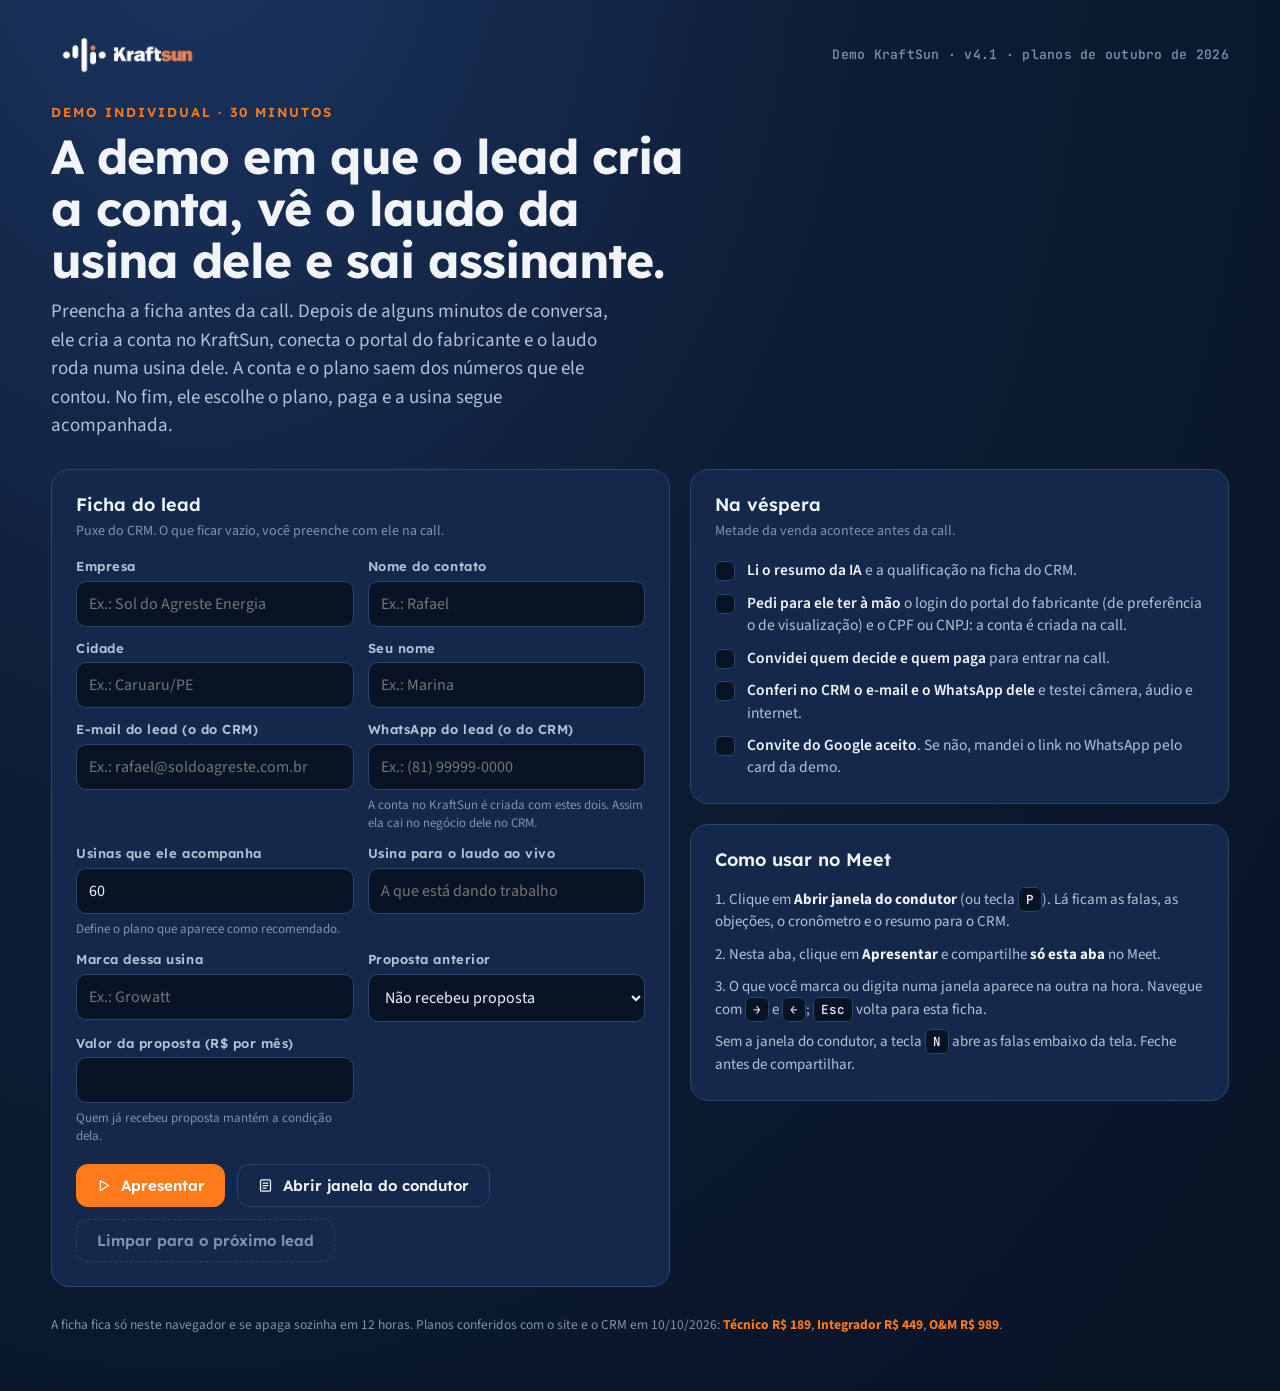
<file: apresentacao/index.html>
<!doctype html>
<html lang="pt-BR">
<head>
<meta charset="utf-8">
<meta name="viewport" content="width=device-width,initial-scale=1,viewport-fit=cover">
<meta name="robots" content="noindex, nofollow">
<link rel="icon" type="image/png" href="/favicon-32x32.png">
<title>Apresentações KraftSun</title>
<link rel="preconnect" href="https://fonts.googleapis.com">
<link rel="preconnect" href="https://fonts.gstatic.com" crossorigin>
<link rel="stylesheet" href="https://fonts.googleapis.com/css2?family=Lexend:wght@400;500;600;700;800&family=Source+Sans+3:wght@400;600;700&family=JetBrains+Mono:wght@500&display=swap">
<style>
/* Layout: palco 16:9 (1920x1080) escalado na janela; janela do condutor com o palco + falas; ficha da demo antes de apresentar.
   Visual de marca KraftSun, um só tema (navy e laranja), cores todas explícitas. */
:root{
  --navy:#0D1C33; --navy-2:#13284A; --navy-3:#1B3560; --line-d:#2B4470; --night:#081325;
  --on:#F1F4F9; --on-2:#B3C1D6; --on-3:#8193AE;
  --paper:#EEF2F7; --card:#FFFFFF; --ink:#0E1C33; --ink-2:#46566F; --ink-3:#74839B; --line:#D3DCE8;
  --orange:#FF7A1A; --orange-hi:#FF9A4D; --orange-ink:#BF540A; --orange-soft:#FFE9D8; --orange-glow:rgba(255,122,26,.22);
  --green:#1E8A5A; --green-hi:#38C483; --green-soft:#DCF1E5;
  --amber:#B87A08; --amber-hi:#F2B33D; --amber-soft:#FBEED0;
  --red:#C0392B; --red-hi:#F0705F; --red-soft:#FBE2DE;
  --display:"Lexend","Segoe UI",system-ui,sans-serif;
  --text:"Source Sans 3","Segoe UI",system-ui,sans-serif;
  --mono:"JetBrains Mono",ui-monospace,"SF Mono",Menlo,monospace;
  --ease:cubic-bezier(.2,.75,.2,1);
  color-scheme:dark;
}
*{box-sizing:border-box}
[hidden]{display:none!important}
html,body{height:100%}
body{margin:0;background:var(--night);color:var(--on);font-family:var(--text);-webkit-font-smoothing:antialiased}
h1,h2,h3,h4,p,ul,ol{margin:0}
ul,ol{padding:0;list-style:none}
button{font:inherit;color:inherit;cursor:pointer}
input,textarea,select{font:inherit;color:inherit}
:focus-visible{outline:3px solid var(--orange);outline-offset:3px}
.logo{display:block;background:no-repeat left center/contain}
.logo.w{background-image:url([data-uri])}
.logo.n{background-image:url([data-uri])}
svg.i{width:1em;height:1em;fill:none;stroke:currentColor;stroke-width:2;stroke-linecap:round;stroke-linejoin:round;flex:none}

/* ================= FICHA (antes da call) ================= */
#hub{min-height:100%;padding-inline:clamp(16px,4vw,56px);padding-block:32px 56px;background:radial-gradient(ellipse at 15% -10%,#1B3563 0%,var(--navy) 46%,var(--night) 100%)}
.hub-in{max-width:1200px;margin:0 auto;display:flex;flex-direction:column;gap:28px}
.hub-top{display:flex;align-items:center;justify-content:space-between;gap:16px;flex-wrap:wrap}
.hub-top .logo{width:168px;height:46px}
.hub-top .ver{font:500 13px/1.3 var(--mono);color:var(--on-3);letter-spacing:.02em}
.hub-hero{display:flex;flex-direction:column;gap:12px;max-width:760px}
.hub-hero .k{font:600 13px/1 var(--display);letter-spacing:.16em;text-transform:uppercase;color:var(--orange)}
.hub-hero h1{font:700 clamp(30px,4.4vw,48px)/1.08 var(--display);letter-spacing:-.02em;text-wrap:balance}
.hub-hero p{font-size:clamp(16px,1.5vw,19px);line-height:1.5;color:var(--on-2);max-width:62ch}
.hub-grid{display:grid;grid-template-columns:minmax(0,1.15fr) minmax(0,1fr);gap:20px;align-items:start}
.panel{background:var(--navy-2);border:1px solid var(--line-d);border-radius:18px;padding:24px;display:flex;flex-direction:column;gap:18px;min-width:0}
.panel h2{font:600 18px/1.2 var(--display)}
.panel h2 small{display:block;font:400 14px/1.4 var(--text);color:var(--on-3);margin-top:6px}
.fgrid{display:grid;grid-template-columns:1fr 1fr;gap:14px}
.f{display:flex;flex-direction:column;gap:6px;min-width:0}
.f.full{grid-column:1/-1}
.f label{font:600 13px/1.2 var(--display);letter-spacing:.04em;color:var(--on-2)}
.f input,.f select{background:var(--night);border:1.5px solid var(--line-d);border-radius:10px;padding:11px 12px;font-size:16px;color:var(--on);min-width:0;width:100%}
.f input:focus,.f select:focus{border-color:var(--orange);outline:none}
.f .hint{font-size:13px;color:var(--on-3);line-height:1.4}
.chk{display:flex;flex-direction:column;gap:10px}
.chk li{display:flex;gap:12px;align-items:flex-start;font-size:15.5px;line-height:1.45;color:var(--on-2)}
.chk li b{color:var(--on);font-weight:600}
.chk .bx{width:20px;height:20px;border-radius:6px;border:1.5px solid var(--line-d);flex:none;margin-top:2px;display:grid;place-items:center;font-size:13px;color:transparent;background:var(--night)}
.chk li.on .bx{background:var(--orange);border-color:var(--orange);color:#fff}
.chk li{cursor:pointer}
.acts{display:flex;flex-wrap:wrap;gap:12px}
.btn{appearance:none;border:0;display:inline-flex;align-items:center;justify-content:center;gap:10px;padding:13px 20px;border-radius:12px;font:600 15px/1 var(--display);text-decoration:none;transition:background .2s,transform .15s,border-color .2s}
.btn:active{transform:scale(.98)}
.btn-o{background:var(--orange);color:#fff}
.btn-o:hover{background:#FF8B36}
.btn-g{background:transparent;color:var(--on);border:1.5px solid var(--line-d)}
.btn-g:hover{border-color:var(--on-3)}
.btn-x{background:transparent;color:var(--on-3);border:1.5px dashed var(--line-d)}
.how{display:flex;flex-direction:column;gap:10px;font-size:15px;line-height:1.5;color:var(--on-2)}
.how b{color:var(--on)}
.how kbd,.kbd{font:500 12.5px/1 var(--mono);padding:3px 7px;border-radius:6px;border:1px solid var(--line-d);background:var(--night);color:var(--on)}
.hub-foot{font-size:13.5px;color:var(--on-3);line-height:1.5}
.hub-foot b{color:var(--orange)}
.warn{font-size:14px;line-height:1.45;color:#FFD3B0;background:rgba(255,122,26,.12);border:1px solid rgba(255,122,26,.4);border-radius:10px;padding:10px 12px}

/* ================= PALCO ================= */
#show{position:fixed;inset:0;background:radial-gradient(ellipse at 50% 40%,#0F2140 0%,var(--night) 72%);overflow:hidden}
.stage{position:absolute;left:50%;top:50%;width:1920px;height:1080px;transform:translate(-50%,-50%) scale(var(--s,.5));transform-origin:center;overflow:hidden;border-radius:6px;box-shadow:0 30px 80px rgba(0,0,0,.45)}
.sl{position:absolute;inset:0;padding:84px 116px 150px;display:flex;flex-direction:column;gap:38px;opacity:0;visibility:hidden;transition:opacity .4s ease,visibility 0s linear .4s;overflow:hidden}
.sl.on{opacity:1;visibility:visible;transition:opacity .4s ease}
.dk{background:var(--navy);color:var(--on)}
.lt{background:var(--paper);color:var(--ink);color-scheme:light}
.hd{display:flex;flex-direction:column;gap:14px}
.ey{font:600 22px/1 var(--display);letter-spacing:.16em;text-transform:uppercase;color:var(--orange-ink)}
.dk .ey{color:var(--orange)}
.tt{font:700 62px/1.07 var(--display);letter-spacing:-.022em;text-wrap:balance;max-width:1560px}
.tt em,.o{font-style:normal;color:var(--orange-ink)}
.dk .tt em,.dk .o{color:var(--orange)}
.ld{font:400 29px/1.42 var(--text);color:var(--ink-2);max-width:1400px;text-wrap:pretty}
.dk .ld{color:var(--on-2)}
.lab{font:600 19px/1.2 var(--display);letter-spacing:.12em;text-transform:uppercase;color:var(--ink-3)}
.dk .lab{color:var(--on-3)}
.ft{position:absolute;left:116px;right:116px;bottom:46px;display:flex;align-items:center;gap:36px}
.ft .logo{width:136px;height:40px;flex:none}
.ft .prog{flex:1;display:grid;grid-template-columns:repeat(6,1fr);gap:8px}
.ft .seg{display:flex;flex-direction:column;gap:8px;font:600 15px/1 var(--display);letter-spacing:.08em;text-transform:uppercase;color:var(--ink-3)}
.dk .ft .seg{color:var(--on-3)}
.ft .seg i{display:block;height:5px;border-radius:3px;background:var(--line)}
.dk .ft .seg i{background:var(--line-d)}
.ft .seg.done i{background:var(--ink-3)}
.dk .ft .seg.done i{background:var(--on-3)}
.ft .seg.cur{color:var(--orange-ink)}
.dk .ft .seg.cur{color:var(--orange)}
.ft .seg.cur i{background:var(--orange)}
.ft .pg{font:500 18px/1 var(--mono);color:var(--ink-3);flex:none;min-width:70px;text-align:right}
.dk .ft .pg{color:var(--on-3)}
.tag-ex{display:inline-flex;align-items:center;gap:8px;font:600 16px/1 var(--display);letter-spacing:.1em;text-transform:uppercase;padding:9px 14px;border-radius:999px;border:1.5px dashed currentColor;color:var(--ink-3)}
.dk .tag-ex{color:var(--on-3)}
.nav-mini{position:absolute;right:28px;top:24px;display:flex;gap:8px;opacity:.0;transition:opacity .2s}
.stage:hover .nav-mini{opacity:1}
.nav-mini button{width:44px;height:44px;border-radius:12px;border:1.5px solid rgba(127,145,172,.5);background:rgba(8,19,37,.55);color:#fff;font-size:22px;display:grid;place-items:center}

/* controles do palco */
.chip{appearance:none;display:inline-flex;align-items:center;gap:12px;padding:15px 24px;border-radius:999px;border:2px solid var(--line);background:var(--card);color:var(--ink);font:600 25px/1 var(--display);transition:border-color .2s,background .2s,color .2s,transform .15s}
.chip:hover{border-color:var(--ink-3)}
.chip.on{background:var(--orange);border-color:var(--orange);color:#fff}
.dk .chip{background:var(--navy-2);border-color:var(--line-d);color:var(--on)}
.dk .chip:hover{border-color:var(--on-3)}
.dk .chip.on{background:var(--orange);border-color:var(--orange);color:#fff}
.opt{appearance:none;display:flex;align-items:center;gap:14px;padding:18px 22px;border-radius:16px;border:2px solid var(--line);background:var(--card);color:var(--ink);font:500 25px/1.25 var(--text);text-align:left;transition:border-color .2s,background .2s}
.opt::before{content:"";width:22px;height:22px;border-radius:50%;border:2.5px solid var(--ink-3);flex:none}
.opt:hover{border-color:var(--ink-3)}
.opt.on{border-color:var(--orange);background:var(--orange-soft)}
.opt.on::before{border-color:var(--orange);background:var(--orange);box-shadow:inset 0 0 0 4px var(--orange-soft)}
.stepper{display:flex;align-items:center;gap:14px}
.stepper button{width:72px;height:72px;border-radius:18px;border:2px solid var(--line);background:var(--card);font:500 40px/1 var(--display);color:var(--ink);display:grid;place-items:center}
.stepper button:hover{border-color:var(--orange)}
.dk .stepper button{background:var(--navy-2);border-color:var(--line-d);color:var(--on)}
.num{width:220px;background:transparent;border:0;border-bottom:3px solid var(--line);font:700 84px/1 var(--display);letter-spacing:-.02em;color:var(--ink);text-align:center;font-variant-numeric:tabular-nums;padding:0 0 6px;-moz-appearance:textfield}
.num::-webkit-outer-spin-button,.num::-webkit-inner-spin-button{-webkit-appearance:none;margin:0}
.dk .num{color:var(--on);border-bottom-color:var(--line-d)}
.num:focus{outline:none;border-bottom-color:var(--orange)}
.num.sm{width:170px;font-size:64px}
.pre{font:600 40px/1 var(--display);color:var(--ink-3);margin-right:-4px}
.dk .pre{color:var(--on-3)}
.txt{width:100%;background:var(--card);border:2px solid var(--line);border-radius:16px;padding:18px 22px;font:500 27px/1.35 var(--text);color:var(--ink);resize:none}
.dk .txt{background:var(--navy-2);border-color:var(--line-d);color:var(--on)}
.txt:focus{outline:none;border-color:var(--orange)}
.txt::placeholder{color:var(--ink-3)}
.dk .txt::placeholder{color:var(--on-3)}
input[type=range].rg{width:100%;accent-color:var(--orange);height:36px}

/* 1 capa */
.s-capa{justify-content:center;gap:0;background:radial-gradient(ellipse at 85% 30%,#1F3D70 0%,var(--navy) 55%)}
.capa-main{display:flex;flex-direction:column;gap:40px;max-width:1240px;margin-top:-40px}
.capa-main .logo{width:300px;height:90px}
.capa-k{display:inline-flex;align-self:flex-start;align-items:center;gap:12px;padding:12px 22px;border-radius:999px;background:rgba(255,122,26,.12);border:1.5px solid rgba(255,122,26,.45);color:#FFB27A;font:600 23px/1 var(--display);letter-spacing:.03em}
.capa-t{font:700 96px/1.02 var(--display);letter-spacing:-.03em;text-wrap:balance}
.capa-t em{font-style:normal;color:var(--orange)}
.capa-s{font:400 36px/1.4 var(--text);color:var(--on-2);max-width:1050px;text-wrap:pretty}
.capa-s b{color:var(--on);font-weight:600}
.capa-who{display:flex;flex-wrap:wrap;gap:14px}
.capa-who span{display:inline-flex;align-items:center;gap:12px;padding:14px 22px;border-radius:14px;background:var(--navy-2);border:1px solid var(--line-d);font:500 24px/1 var(--display);color:var(--on-2)}
.capa-who b{color:var(--on);font-weight:600}
.capa-deco{position:absolute;right:-120px;top:120px;width:760px;height:760px;border-radius:50%;border:2px solid rgba(255,122,26,.18);pointer-events:none}
.capa-deco::before{content:"";position:absolute;inset:110px;border-radius:50%;border:2px solid rgba(255,122,26,.12)}
.capa-deco::after{content:"";position:absolute;inset:230px;border-radius:50%;background:radial-gradient(circle,rgba(255,122,26,.28),transparent 70%)}

/* 2 combinado */
.plan3{display:grid;grid-template-columns:repeat(3,1fr);gap:28px;flex:1;align-content:start}
.pstep{background:var(--card);border:1px solid var(--line);border-radius:24px;padding:40px 38px;display:flex;flex-direction:column;gap:18px}
.pstep .n{width:64px;height:64px;border-radius:50%;background:var(--navy);color:#fff;display:grid;place-items:center;font:700 30px/1 var(--display)}
.pstep:last-child .n{background:var(--orange)}
.pstep h3{font:700 36px/1.15 var(--display);letter-spacing:-.01em}
.pstep p{font:400 27px/1.45 var(--text);color:var(--ink-2)}
.pstep .tm{margin-top:auto;font:500 20px/1 var(--mono);color:var(--ink-3)}
.deal{display:flex;align-items:center;gap:28px}
.deal .btn-deal{appearance:none;display:inline-flex;align-items:center;gap:16px;padding:22px 34px;border-radius:18px;border:2.5px solid var(--navy);background:transparent;color:var(--navy);font:700 30px/1 var(--display)}
.deal .btn-deal.on{background:var(--green);border-color:var(--green);color:#fff}
.deal p{font:400 26px/1.4 var(--text);color:var(--ink-2)}

/* 3 carteira */
.cart{display:grid;grid-template-columns:420px minmax(0,1fr) 560px;gap:40px;flex:1;align-items:start}
.blk{display:flex;flex-direction:column;gap:18px;min-width:0}
.quick{display:flex;flex-wrap:wrap;gap:10px}
.quick .chip{padding:10px 18px;font-size:21px}
.brands{display:flex;flex-wrap:wrap;gap:12px}
.brands .chip{padding:13px 20px;font-size:22px}
.opts{display:flex;flex-direction:column;gap:12px}
.opts.two{display:grid;grid-template-columns:1fr 1fr;gap:12px}
.insight{display:flex;align-items:center;gap:18px;padding:22px 28px;border-radius:18px;background:var(--navy);color:var(--on);font:500 28px/1.35 var(--text)}
.insight b{color:var(--orange);font-weight:700}
.insight .i{font-size:34px;color:var(--orange)}

/* 4 aconteceu */
.cards8{display:grid;grid-template-columns:repeat(4,1fr);gap:20px}
.hc{position:relative;appearance:none;text-align:left;display:flex;flex-direction:column;gap:16px;padding:28px 28px 64px;border-radius:20px;border:2px solid var(--line-d);background:var(--navy-2);color:var(--on);min-height:236px;transition:border-color .2s,background .2s,transform .2s}
.hc:hover{border-color:var(--on-3)}
.hc .ic{width:52px;height:52px;border-radius:14px;display:grid;place-items:center;font-size:28px;background:var(--navy-3);color:var(--on-2)}
.hc p{font:500 26px/1.35 var(--text);color:var(--on)}
.hc .ck{position:absolute;top:22px;right:22px;width:38px;height:38px;border-radius:50%;border:2px solid var(--line-d);display:grid;place-items:center;font-size:22px;color:transparent}
.hc.on{border-color:var(--orange);background:linear-gradient(160deg,rgba(255,122,26,.20),var(--navy-2) 70%)}
.hc.on .ic{background:var(--orange);color:#fff}
.hc.on .ck{background:var(--orange);border-color:var(--orange);color:#fff}
.hc .star{position:absolute;right:18px;bottom:16px;appearance:none;border:0;background:transparent;font:600 18px/1 var(--display);color:var(--on-3);display:flex;align-items:center;gap:8px;padding:8px 10px;border-radius:10px}
.hc .star svg{width:24px;height:24px}
.hc .star:hover{color:var(--on)}
.hc.gold{border-color:#FFC46B;box-shadow:0 0 0 4px rgba(255,196,107,.25)}
.hc.gold .star{color:#FFC46B}
.hc.gold .star svg{fill:#FFC46B}
.case{display:grid;grid-template-columns:minmax(0,1fr) 330px;gap:28px;align-items:center}
.case .cnt{display:flex;flex-direction:column;gap:8px;align-items:flex-end;text-align:right}
.case .cnt b{font:700 64px/1 var(--display);color:var(--orange)}
.case .cnt span{font:500 22px/1.3 var(--text);color:var(--on-2)}

/* 5 custo */
.cost{display:grid;grid-template-columns:minmax(0,1fr) 640px;gap:48px;flex:1;align-items:start}
.cost-in{display:grid;grid-template-columns:1fr 1fr;gap:34px 40px}
.fld{display:flex;flex-direction:column;gap:14px;min-width:0}
.fld .q{font:600 25px/1.3 var(--display);color:var(--ink)}
.dk .fld .q{color:var(--on)}
.fld .sub{font:400 21px/1.35 var(--text);color:var(--ink-3)}
.dk .fld .sub{color:var(--on-3)}
.rgv{display:flex;align-items:baseline;gap:14px}
.rgv b{font:700 56px/1 var(--display);color:var(--orange-ink);font-variant-numeric:tabular-nums}
.dk .rgv b{color:var(--orange)}
.rgv span{font:500 22px/1.3 var(--text);color:var(--ink-2)}
.dk .rgv span{color:var(--on-2)}
.res{background:var(--navy);color:var(--on);border-radius:26px;padding:42px 44px;display:flex;flex-direction:column;gap:22px}
.res .k{font:600 19px/1.2 var(--display);letter-spacing:.12em;text-transform:uppercase;color:var(--on-3)}
.res .big{font:800 96px/1 var(--display);letter-spacing:-.03em;color:var(--orange);font-variant-numeric:tabular-nums}
.res .big small{display:block;font:600 28px/1 var(--display);color:var(--on-2);letter-spacing:0;margin-top:12px}
.res p{font:400 25px/1.42 var(--text);color:var(--on-2)}
.res p b{color:var(--on);font-weight:600}
.res hr{border:0;border-top:1px solid var(--line-d);margin:4px 0}
.res .row{display:flex;justify-content:space-between;align-items:baseline;gap:20px;font:500 25px/1.3 var(--text);color:var(--on-2)}
.res .row b{font:700 34px/1 var(--display);color:var(--on);font-variant-numeric:tabular-nums}

/* 6 conta no KraftSun */
.cad{display:grid;grid-template-columns:minmax(0,1fr) 520px;gap:44px;flex:1;align-items:start}
.steps.dk5{grid-template-columns:repeat(5,1fr);gap:14px}
.dk .st{background:var(--navy-2);border-color:var(--line-d);color:var(--on);min-height:330px;padding:28px 22px 24px}
.dk .st:hover{border-color:var(--on-3)}
.dk .st h4{font-size:26px}
.dk .st p{color:var(--on-2);font-size:20px}
.dk .st .n{background:var(--navy-3);border-color:var(--line-d);color:var(--on-2)}
.dk .st .stt{color:var(--on-3)}
.dk .st.on{border-color:var(--green-hi);background:linear-gradient(180deg,var(--navy-2),rgba(56,196,131,.16))}
.dk .st.on .n{background:var(--green);border-color:var(--green);color:#fff}
.dk .st.on .stt{color:var(--green-hi)}
.dk .st.nx{border-color:var(--orange)}
.dk .st.nx .n{border-color:var(--orange);color:var(--orange)}
.dk .st.nx .stt{color:var(--orange)}
.bar.dk{background:var(--line-d)}
.bar.dk i{background:var(--green-hi)}
.url{font:600 25px/1.2 var(--mono);color:var(--orange);white-space:nowrap}
.kv{display:flex;flex-direction:column;gap:6px;font:500 25px/1.3 var(--text);color:var(--on)}
.note{font:400 21px/1.4 var(--text);color:var(--on-3)}
.okl{display:flex;flex-direction:column;gap:12px}
.okl li{display:flex;gap:14px;align-items:center;font:500 25px/1.3 var(--text);color:var(--on-3)}
.okl li i{width:30px;height:30px;border-radius:50%;border:2px solid var(--line-d);display:grid;place-items:center;font-style:normal;font-size:18px;flex:none}
.okl li.on{color:var(--on)}
.okl li.on i{background:var(--green);border-color:var(--green);color:#fff}
.steps.tres{grid-template-columns:repeat(3,1fr)}
/* 7 laudo ao vivo */
.live{display:grid;grid-template-columns:minmax(0,1fr) 520px;gap:48px;flex:1;align-items:start}
.t4{display:grid;grid-template-columns:repeat(4,1fr);gap:18px;position:relative}
.t4 .c{background:var(--navy-2);border:1px solid var(--line-d);border-radius:20px;padding:30px 26px;display:flex;flex-direction:column;gap:14px;position:relative}
.t4 .c .n{font:700 22px/1 var(--mono);color:var(--orange)}
.t4 .c h3{font:700 34px/1.1 var(--display)}
.t4 .c p{font:400 24px/1.4 var(--text);color:var(--on-2)}
.usina{background:var(--navy-2);border:1px solid var(--line-d);border-radius:22px;padding:30px;display:flex;flex-direction:column;gap:18px}
.usina .txt{font-size:26px;padding:14px 18px}
.pulse{display:flex;align-items:center;gap:16px;font:500 25px/1.4 var(--text);color:var(--on-2);padding:22px 26px;border-radius:18px;border:1.5px dashed var(--line-d)}
.pulse i{width:16px;height:16px;border-radius:50%;background:var(--orange);flex:none;box-shadow:0 0 0 0 rgba(255,122,26,.6);animation:pl 2s infinite}
@keyframes pl{0%{box-shadow:0 0 0 0 rgba(255,122,26,.55)}70%{box-shadow:0 0 0 16px rgba(255,122,26,0)}100%{box-shadow:0 0 0 0 rgba(255,122,26,0)}}

/* 7 resultado do laudo */
.lr{display:grid;grid-template-columns:minmax(0,1fr) 600px;gap:48px;flex:1;align-items:start}
.lr .ex{border-radius:18px;overflow:hidden;border:1px solid var(--line);box-shadow:0 18px 40px rgba(14,28,51,.16);position:relative}
.lr .ex img{display:block;width:100%}
.lr .ex .cap{position:absolute;left:16px;top:16px;font:600 17px/1 var(--display);letter-spacing:.06em;text-transform:uppercase;background:var(--navy);color:#fff;padding:10px 14px;border-radius:999px}
.ask{background:var(--navy);color:var(--on);border-radius:26px;padding:40px;display:flex;flex-direction:column;gap:24px}
.ask h3{font:700 40px/1.15 var(--display);letter-spacing:-.01em;text-wrap:balance}
.ask .stepper button{background:var(--navy-2);border-color:var(--line-d);color:var(--on)}
.ask .num{color:var(--on);border-bottom-color:var(--line-d)}
.ask p{font:400 24px/1.4 var(--text);color:var(--on-2)}
.ask p b{color:var(--orange)}
.mini-toggle{appearance:none;align-self:flex-start;border:1.5px solid var(--line);background:transparent;color:var(--ink-2);font:600 19px/1 var(--display);padding:12px 16px;border-radius:12px}
.mini-toggle.on{border-color:var(--navy);background:var(--navy);color:#fff}

/* 8 conta */
.acc{display:grid;grid-template-columns:minmax(0,1fr) 600px;gap:52px;flex:1;align-items:start}
.lines{display:flex;flex-direction:column;gap:0;background:var(--navy-2);border:1px solid var(--line-d);border-radius:24px;overflow:hidden}
.ln{display:grid;grid-template-columns:56px minmax(0,1fr) 260px;gap:20px;align-items:center;padding:26px 32px;border-bottom:1px solid var(--line-d)}
.ln:last-child{border-bottom:0}
.ln .sg{width:48px;height:48px;border-radius:50%;display:grid;place-items:center;font:700 30px/1 var(--display)}
.ln .sg.p{background:rgba(56,196,131,.16);color:var(--green-hi)}
.ln .sg.m{background:rgba(240,112,95,.16);color:var(--red-hi)}
.ln h4{font:600 28px/1.2 var(--display)}
.ln small{display:block;font:400 21px/1.35 var(--text);color:var(--on-3);margin-top:6px}
.ln .v{font:700 40px/1 var(--display);text-align:right;font-variant-numeric:tabular-nums}
.ln .v.m{color:var(--red-hi)}
.ln.ctl{grid-template-columns:56px minmax(0,1fr);background:rgba(255,255,255,.02)}
.ctls{display:grid;grid-template-columns:1fr 1fr;gap:28px;margin-top:6px}
.ctls .fld .q{font-size:22px}
.ctls .rgv b{font-size:44px}
.tot{background:var(--card);color:var(--ink);border-radius:26px;padding:40px 42px;display:flex;flex-direction:column;gap:20px}
.tot .k{font:600 19px/1.2 var(--display);letter-spacing:.12em;text-transform:uppercase;color:var(--ink-3)}
.tot .big{font:800 104px/1 var(--display);letter-spacing:-.03em;color:var(--green);font-variant-numeric:tabular-nums}
.tot .big.neg{color:var(--red)}
.tot .big small{display:block;font:600 28px/1 var(--display);color:var(--ink-3);letter-spacing:0;margin-top:12px}
.tot .yr{font:600 30px/1.3 var(--display);color:var(--ink)}
.tot .be{display:flex;gap:18px;align-items:center;padding:20px 22px;border-radius:16px;background:var(--orange-soft);font:500 25px/1.38 var(--text);color:#5B3210}
.tot .be b{font-weight:700;color:var(--orange-ink)}
.tot .fine{font:400 19px/1.4 var(--text);color:var(--ink-3)}

/* 9 plano */
.s-plano{gap:26px}
.prow{display:flex;align-items:center;gap:20px;flex-wrap:nowrap}
.prow .prop{flex:1;min-width:0;padding:14px 20px;font-size:23px}
.incl{font:400 22px/1.5 var(--text);color:var(--ink-2);max-width:1700px}
.incl b{color:var(--ink);font-weight:600}
.cyc{display:inline-flex;flex:none;gap:6px;padding:6px;border-radius:999px;background:var(--card);border:1.5px solid var(--line);align-self:flex-start}
.cyc button{appearance:none;border:0;background:transparent;padding:14px 26px;border-radius:999px;font:600 23px/1 var(--display);color:var(--ink-2)}
.cyc button.on{background:var(--navy);color:#fff}
.cyc button small{font:500 18px/1 var(--text);opacity:.8;margin-left:6px}
.plans{display:grid;grid-template-columns:repeat(3,1fr);gap:24px}
.plans.four{grid-template-columns:repeat(4,1fr)}
.pc{position:relative;appearance:none;text-align:left;display:flex;flex-direction:column;gap:10px;padding:36px 30px 26px;border-radius:24px;background:var(--card);border:2px solid var(--line);color:var(--ink);transition:border-color .2s,box-shadow .2s,transform .2s}
.pc:hover{border-color:var(--ink-3)}
.pc .badge{position:absolute;top:-17px;left:30px;font:700 16px/1 var(--display);letter-spacing:.08em;text-transform:uppercase;padding:9px 14px;border-radius:999px;background:var(--navy);color:#fff}
.pc .badge.fol{background:var(--card);color:var(--ink-2);border:1.5px solid var(--line)}
.pc h3{font:700 34px/1.1 var(--display)}
.pc .val{font:800 60px/1 var(--display);letter-spacing:-.02em;font-variant-numeric:tabular-nums;white-space:nowrap}
.plans.four .pc .val{font-size:46px}
.plans.four .pc h3{font-size:30px}
.plans.four .pc .q{font-size:21px}
.pc .val small{font:600 24px/1 var(--text);color:var(--ink-3);letter-spacing:0;margin-left:4px}
.pc .eq{font:500 21px/1.3 var(--text);color:var(--ink-3);min-height:28px}
.pc .q{font:700 24px/1.3 var(--display);color:var(--orange-ink)}
.pc .pu{font:500 21px/1.3 var(--mono);color:var(--ink-2)}
.pc .pick{margin-top:10px;display:flex;align-items:center;gap:12px;font:600 22px/1 var(--display);color:var(--ink-3)}
.pc .pick i{width:26px;height:26px;border-radius:50%;border:2.5px solid var(--ink-3);flex:none}
.pc.rec{border-color:var(--navy)}
.pc.on{border-color:var(--orange);box-shadow:0 22px 50px rgba(255,122,26,.22);background:linear-gradient(180deg,#fff,#FFF5EC)}
.pc.on .pick{color:var(--orange-ink)}
.pc.on .pick i{border-color:var(--orange);background:var(--orange);box-shadow:inset 0 0 0 5px #fff}
.pc.dim{opacity:.55}
.inc{display:flex;flex-wrap:wrap;gap:10px 12px}
.inc span{display:inline-flex;align-items:center;gap:10px;padding:11px 16px;border-radius:999px;background:var(--card);border:1px solid var(--line);font:500 21px/1.2 var(--text);color:var(--ink-2)}
.inc span svg{color:var(--green)}
.extra{display:flex;gap:36px;flex-wrap:wrap;font:400 21px/1.4 var(--text);color:var(--ink-2)}
.extra b{color:var(--ink);font-weight:600}
.prop{display:flex;align-items:center;gap:18px;padding:18px 24px;border-radius:16px;background:var(--navy);color:var(--on);font:500 25px/1.35 var(--text)}
.prop b{color:var(--orange)}
.prop button{margin-left:auto}

/* 10 nota */
.quote{font:500 40px/1.35 var(--display);letter-spacing:-.01em;color:var(--on);max-width:1500px;padding-left:34px;border-left:6px solid var(--orange);text-wrap:pretty}
.scale{display:grid;grid-template-columns:repeat(11,1fr);gap:14px}
.scale button{appearance:none;height:132px;border-radius:22px;border:2px solid var(--line-d);background:var(--navy-2);color:var(--on);font:700 54px/1 var(--display);font-variant-numeric:tabular-nums;transition:transform .15s,background .2s,border-color .2s}
.scale button:hover{border-color:var(--on-3)}
.scale button.on.lo{background:var(--red);border-color:var(--red-hi)}
.scale button.on.md{background:var(--amber);border-color:var(--amber-hi)}
.scale button.on.hi{background:var(--green);border-color:var(--green-hi)}
.scale-l{display:flex;justify-content:space-between;font:500 22px/1 var(--text);color:var(--on-3);margin-top:-22px}
.after{display:grid;grid-template-columns:minmax(0,1fr) 520px;gap:36px;align-items:center}
.after h3{font:700 44px/1.15 var(--display)}
.after .go{display:flex;align-items:center;gap:18px;font:700 44px/1.1 var(--display);color:var(--green-hi)}

/* 11 começar hoje */
.sum{display:flex;flex-wrap:wrap;gap:14px}
.sum span{display:inline-flex;align-items:center;gap:12px;padding:16px 22px;border-radius:14px;background:var(--card);border:1px solid var(--line);font:500 24px/1 var(--text);color:var(--ink-2)}
.sum b{font:700 26px/1 var(--display);color:var(--ink)}
.steps{display:grid;grid-template-columns:repeat(5,1fr);gap:16px}
.st{appearance:none;text-align:left;position:relative;display:flex;flex-direction:column;gap:14px;padding:30px 24px 26px;border-radius:22px;background:var(--card);border:2px solid var(--line);color:var(--ink);min-height:300px;transition:border-color .2s,background .2s}
.st:hover{border-color:var(--ink-3)}
.st .n{width:56px;height:56px;border-radius:50%;display:grid;place-items:center;font:700 26px/1 var(--display);background:var(--paper);color:var(--ink-2);border:2px solid var(--line)}
.st h4{font:700 28px/1.15 var(--display)}
.st p{font:400 21px/1.4 var(--text);color:var(--ink-2)}
.st .stt{margin-top:auto;font:600 18px/1 var(--display);letter-spacing:.08em;text-transform:uppercase;color:var(--ink-3)}
.st.on{border-color:var(--green);background:linear-gradient(180deg,#fff,var(--green-soft))}
.st.on .n{background:var(--green);border-color:var(--green);color:#fff}
.st.on .stt{color:var(--green)}
.st.nx{border-color:var(--orange)}
.st.nx .n{border-color:var(--orange);color:var(--orange-ink)}
.st.nx .stt{color:var(--orange-ink)}
.bar{height:14px;border-radius:7px;background:var(--line);overflow:hidden}
.bar i{display:block;height:100%;width:0;background:var(--green);border-radius:7px;transition:width .5s var(--ease)}
.trust{display:flex;gap:14px;flex-wrap:wrap}
.trust span{display:inline-flex;align-items:center;gap:10px;font:500 22px/1.2 var(--text);color:var(--ink-2)}
.trust svg{color:var(--green);font-size:24px}
.welcome{display:flex;align-items:center;gap:22px;padding:24px 30px;border-radius:20px;background:var(--green);color:#fff;font:700 36px/1.2 var(--display)}
.welcome small{display:block;font:500 22px/1.3 var(--text);opacity:.9;margin-top:6px}

/* 12 próximos passos */
.d30{display:grid;grid-template-columns:repeat(3,1fr);gap:24px}
.d30 .c{background:var(--navy-2);border:1px solid var(--line-d);border-radius:22px;padding:34px;display:flex;flex-direction:column;gap:16px}
.d30 .c .d{font:700 24px/1 var(--mono);color:var(--orange)}
.d30 .c h3{font:700 34px/1.15 var(--display)}
.d30 .c p{font:400 24px/1.42 var(--text);color:var(--on-2)}
.d30 .c .txt{font-size:24px;padding:12px 16px}
.nx2{display:grid;grid-template-columns:1fr 1fr 1fr;gap:24px}
.nx2 .fld .txt{min-height:0}

/* inline notes (fallback sem janela do condutor) */
#drawer{position:fixed;left:0;right:0;bottom:0;max-height:46%;overflow:auto;background:var(--navy-2);border-top:2px solid var(--orange);padding:14px 20px 18px;z-index:20;color:var(--on)}
#drawer .dh{display:flex;justify-content:space-between;gap:12px;align-items:center;font:600 13px/1.3 var(--display);letter-spacing:.06em;text-transform:uppercase;color:#FFB27A;margin-bottom:8px}
#drawer .notes{font-size:15.5px}

/* ================= CONDUTOR ================= */
#cond{min-height:100%;display:grid;grid-template-columns:minmax(0,1.55fr) minmax(0,1fr);gap:18px;padding-inline:18px;padding-block:16px;background:var(--night)}
.cd-l{display:flex;flex-direction:column;gap:12px;min-width:0}
.cd-bar{display:flex;align-items:center;gap:12px;flex-wrap:wrap}
.cd-bar .logo{width:120px;height:34px}
.cd-bar .sp{flex:1}
.clock{display:flex;align-items:baseline;gap:10px;font:600 15px/1 var(--display);color:var(--on-2)}
.clock b{font:600 28px/1 var(--mono);color:var(--on)}
.clock .late{color:var(--red-hi)}
.cd-stage{position:relative;width:100%;aspect-ratio:16/9;max-width:100%;border-radius:10px;overflow:hidden;background:#000}
.cd-stage .stage{left:0;top:0;transform:scale(var(--s,.5));transform-origin:0 0;box-shadow:none;border-radius:0}
.cd-nav{display:flex;gap:8px;flex-wrap:wrap}
.cd-nav button{appearance:none;border:1.5px solid var(--line-d);background:var(--navy-2);border-radius:10px;padding:9px 12px;font:600 13.5px/1 var(--display);color:var(--on-2);display:flex;gap:8px;align-items:center}
.cd-nav button.on{border-color:var(--orange);color:#fff;background:rgba(255,122,26,.16)}
.cd-nav button small{font:500 12px/1 var(--mono);color:var(--on-3)}
.cd-r{display:flex;flex-direction:column;gap:12px;min-width:0}
.tabs{display:flex;gap:6px;flex-wrap:wrap}
.tabs button{appearance:none;border:1.5px solid var(--line-d);background:transparent;border-radius:999px;padding:9px 14px;font:600 14px/1 var(--display);color:var(--on-2)}
.tabs button.on{background:var(--orange);border-color:var(--orange);color:#fff}
.cd-box{background:var(--navy-2);border:1px solid var(--line-d);border-radius:16px;padding:18px 20px;overflow:auto;min-height:0;flex:1}
.notes{display:flex;flex-direction:column;gap:14px;font-size:16px;line-height:1.5;color:var(--on-2)}
.notes h3{font:600 17px/1.3 var(--display);color:var(--on)}
.notes .tm{font:500 13px/1 var(--mono);color:#FFB27A}
.notes .say{background:var(--night);border-left:3px solid var(--orange);border-radius:8px;padding:12px 14px;color:var(--on);font-size:16.5px}
.notes ul{display:flex;flex-direction:column;gap:7px}
.notes li{position:relative;padding-left:18px}
.notes li::before{content:"";position:absolute;left:2px;top:.62em;width:7px;height:7px;border-radius:50%;background:var(--on-3)}
.notes .warn{font-size:14.5px}
.notes b{color:var(--on)}
.obj{display:flex;flex-direction:column;gap:10px}
.obj details{background:var(--night);border:1px solid var(--line-d);border-radius:12px;padding:12px 14px}
.obj summary{cursor:pointer;font:600 15.5px/1.35 var(--display);color:var(--on)}
.obj p{margin-top:10px;font-size:15.5px;line-height:1.5;color:var(--on-2)}
.obj p b{color:var(--on)}
.resumo{width:100%;min-height:340px;background:var(--night);border:1px solid var(--line-d);border-radius:12px;padding:12px;font:500 13.5px/1.55 var(--mono);color:var(--on);resize:vertical}
.next{font-size:14px;color:var(--on-3)}
.next b{color:var(--on-2)}
.toast{position:fixed;left:50%;bottom:24px;transform:translateX(-50%);background:var(--green);color:#fff;font:600 14px/1 var(--display);padding:12px 18px;border-radius:999px;z-index:40;box-shadow:0 10px 30px rgba(0,0,0,.35)}

@media (max-width:900px){
  .hub-grid{grid-template-columns:1fr}
  .fgrid{grid-template-columns:1fr}
  #cond{grid-template-columns:1fr}
}
@media (prefers-reduced-motion:reduce){
  .sl,.sl.on{transition:none}
  .pulse i{animation:none}
  .bar i{transition:none}
}
</style>
</head>
<body>


<!-- ================= FICHA ================= -->
<div id="hub" hidden>
  <div class="hub-in">
    <div class="hub-top">
      <span class="logo w" role="img" aria-label="KraftSun"></span>
      <span class="ver">Demo KraftSun · v4.1 · planos de outubro de 2026</span>
    </div>
    <div class="hub-hero">
      <span class="k">Demo individual · 30 minutos</span>
      <h1>A demo em que o lead cria a conta, vê o laudo da usina dele e sai assinante.</h1>
      <p>Preencha a ficha antes da call. Depois de alguns minutos de conversa, ele cria a conta no KraftSun, conecta o portal do fabricante e o laudo roda numa usina dele. A conta e o plano saem dos números que ele contou. No fim, ele escolhe o plano, paga e a usina segue acompanhada.</p>
    </div>
    <div class="hub-grid">
      <section class="panel" aria-labelledby="h-ficha">
        <h2 id="h-ficha">Ficha do lead<small>Puxe do CRM. O que ficar vazio, você preenche com ele na call.</small></h2>
        <div class="fgrid">
          <div class="f"><label for="f-empresa">Empresa</label><input id="f-empresa" data-k="empresa" autocomplete="off" placeholder="Ex.: Sol do Agreste Energia"></div>
          <div class="f"><label for="f-contato">Nome do contato</label><input id="f-contato" data-k="contato" autocomplete="off" placeholder="Ex.: Rafael"></div>
          <div class="f"><label for="f-cidade">Cidade</label><input id="f-cidade" data-k="cidade" autocomplete="off" placeholder="Ex.: Caruaru/PE"></div>
          <div class="f"><label for="f-closer">Seu nome</label><input id="f-closer" data-k="closer" autocomplete="off" placeholder="Ex.: Marina"></div>
          <div class="f"><label for="f-email">E-mail do lead (o do CRM)</label><input id="f-email" data-k="email" type="email" autocomplete="off" placeholder="Ex.: rafael@soldoagreste.com.br"></div>
          <div class="f"><label for="f-whats">WhatsApp do lead (o do CRM)</label><input id="f-whats" data-k="whats" autocomplete="off" inputmode="tel" placeholder="Ex.: (81) 99999-0000"><span class="hint">A conta no KraftSun é criada com estes dois. Assim ela cai no negócio dele no CRM.</span></div>
          <div class="f"><label for="f-usinas">Usinas que ele acompanha</label><input id="f-usinas" data-k="usinas" type="number" min="0" inputmode="numeric"><span class="hint">Define o plano que aparece como recomendado.</span></div>
          <div class="f"><label for="f-usina">Usina para o laudo ao vivo</label><input id="f-usina" data-k="usinaNome" autocomplete="off" placeholder="A que está dando trabalho"></div>
          <div class="f"><label for="f-marca">Marca dessa usina</label><input id="f-marca" data-k="marca" autocomplete="off" placeholder="Ex.: Growatt"></div>
          <div class="f"><label for="f-propplano">Proposta anterior</label>
            <select id="f-propplano" data-k="propPlano"><option value="">Não recebeu proposta</option><option value="Técnico">Técnico</option><option value="Integrador">Integrador</option><option value="O&amp;M">O&amp;M</option><option value="Sob medida">Sob medida</option></select></div>
          <div class="f"><label for="f-proppreco">Valor da proposta (R$ por mês)</label><input id="f-proppreco" data-k="propPreco" type="number" min="0" inputmode="decimal"><span class="hint">Quem já recebeu proposta mantém a condição dela.</span></div>
        </div>
        <div class="acts">
          <button class="btn btn-o" type="button" data-act="apresentar"><svg class="i"><use href="#i-play"/></svg>Apresentar</button>
          <button class="btn btn-g" type="button" data-act="condutor"><svg class="i"><use href="#i-notes"/></svg>Abrir janela do condutor</button>
          <button class="btn btn-x" type="button" data-act="limpar">Limpar para o próximo lead</button>
        </div>
        <div class="warn" data-if="limparPend">Clique de novo em <b>Limpar</b> para apagar a ficha e tudo o que foi marcado nesta demo.</div>
      </section>
      <div class="hub-col" style="display:flex;flex-direction:column;gap:20px;min-width:0">
        <section class="panel" aria-labelledby="h-vesp">
          <h2 id="h-vesp">Na véspera<small>Metade da venda acontece antes da call.</small></h2>
          <ul class="chk" id="vespera">
            <li data-vx="0"><span class="bx">✓</span><span><b>Li o resumo da IA</b> e a qualificação na ficha do CRM.</span></li>
            <li data-vx="1"><span class="bx">✓</span><span><b>Pedi para ele ter à mão</b> o login do portal do fabricante (de preferência o de visualização) e o CPF ou CNPJ: a conta é criada na call.</span></li>
            <li data-vx="2"><span class="bx">✓</span><span><b>Convidei quem decide e quem paga</b> para entrar na call.</span></li>
            <li data-vx="3"><span class="bx">✓</span><span><b>Conferi no CRM o e-mail e o WhatsApp dele</b> e testei câmera, áudio e internet.</span></li>
            <li data-vx="4"><span class="bx">✓</span><span><b>Convite do Google aceito</b>. Se não, mandei o link no WhatsApp pelo card da demo.</span></li>
          </ul>
        </section>
        <section class="panel" aria-labelledby="h-meet">
          <h2 id="h-meet">Como usar no Meet</h2>
          <div class="how">
            <p>1. Clique em <b>Abrir janela do condutor</b> (ou tecla <kbd>P</kbd>). Lá ficam as falas, as objeções, o cronômetro e o resumo para o CRM.</p>
            <p>2. Nesta aba, clique em <b>Apresentar</b> e compartilhe <b>só esta aba</b> no Meet.</p>
            <p>3. O que você marca ou digita numa janela aparece na outra na hora. Navegue com <kbd>→</kbd> e <kbd>←</kbd>; <kbd>Esc</kbd> volta para esta ficha.</p>
            <p>Sem a janela do condutor, a tecla <kbd>N</kbd> abre as falas embaixo da tela. Feche antes de compartilhar.</p>
          </div>
        </section>
      </div>
    </div>
    <p class="hub-foot">A ficha fica só neste navegador e se apaga sozinha em 12 horas. Planos conferidos com o site e o CRM em 10/10/2026: <b>Técnico R$ 189</b>, <b>Integrador R$ 449</b>, <b>O&amp;M R$ 989</b>.</p>
  </div>
</div>

<!-- ================= PALCO ================= -->
<div id="show" hidden>
  <div class="stage" id="stage">

    <!-- 1 CAPA -->
    <section class="sl dk s-capa" data-b="0">
      <div class="capa-deco" aria-hidden="true"></div>
      <div class="capa-main">
        <span class="logo w" role="img" aria-label="KraftSun"></span>
        <span class="capa-k"><svg class="i"><use href="#i-video"/></svg>Demo individual · 30 minutos</span>
        <h1 class="capa-t">Antes da visita, o laudo já aponta <em>o porquê.</em></h1>
        <p class="capa-s">Hoje, numa usina da <b data-t="empresa"></b>: o que está errado, quanto custa e o que fazer primeiro.</p>
        <div class="capa-who">
          <span data-if="temContato">Com <b data-t="contato"></b></span>
          <span data-if="temCidade"><b data-t="cidade"></b></span>
          <span data-if="temCloser"><b data-t="closer"></b> · KraftSun</span>
        </div>
      </div>
    </section>

    <!-- 2 COMBINADO -->
    <section class="sl lt" data-b="0">
      <div class="hd">
        <span class="ey">O combinado</span>
        <h2 class="tt">Como vamos usar os próximos <em>30 minutos</em></h2>
      </div>
      <div class="plan3">
        <div class="pstep"><span class="n">1</span><h3>Você me conta</h3><p>Como vocês cuidam das usinas hoje e o que mais dá trabalho no pós-venda.</p><span class="tm">uns 6 minutos</span></div>
        <div class="pstep"><span class="n">2</span><h3>A sua conta e um laudo de verdade</h3><p>Criamos a conta de vocês no KraftSun, conectamos uma usina sua e o laudo roda nela.</p><span class="tm">uns 10 minutos</span></div>
        <div class="pstep"><span class="n">3</span><h3>Se fizer sentido, você já sai usando</h3><p>A conta com os seus números, o plano do tamanho da carteira e a assinatura ativa antes de desligar.</p><span class="tm">o resto do tempo</span></div>
      </div>
      <div class="deal">
        <button class="btn-deal" type="button" data-act="combinado"><svg class="i"><use href="#i-check"/></svg><span data-t="combinadoTxt"></span></button>
        <p>Se no fim não fizer sentido, você me diz o que faltou. Combinado?</p>
      </div>
    </section>

    <!-- 3 CARTEIRA -->
    <section class="sl lt" data-b="1">
      <div class="hd">
        <span class="ey">A carteira de vocês</span>
        <h2 class="tt">Como é o <span style="white-space:nowrap">pós-venda</span> da <em data-t="empresa"></em> hoje</h2>
      </div>
      <div class="cart">
        <div class="blk">
          <span class="lab">Usinas que vocês acompanham</span>
          <div class="stepper">
            <button type="button" data-step="usinas|-5" aria-label="Menos 5 usinas">−</button>
            <input class="num" id="in-usinas" data-k="usinas" type="number" min="0" inputmode="numeric" aria-label="Usinas">
            <button type="button" data-step="usinas|5" aria-label="Mais 5 usinas">+</button>
          </div>
          <div class="quick">
            <button class="chip" type="button" data-set="usinas|20">20</button>
            <button class="chip" type="button" data-set="usinas|50">50</button>
            <button class="chip" type="button" data-set="usinas|80">80</button>
            <button class="chip" type="button" data-set="usinas|125">125</button>
            <button class="chip" type="button" data-set="usinas|200">200</button>
            <button class="chip" type="button" data-set="usinas|300">300</button>
          </div>
        </div>
        <div class="blk">
          <span class="lab">Marcas na carteira · <span data-t="marcasN"></span></span>
          <div class="brands" id="brands"></div>
        </div>
        <div class="blk">
          <span class="lab">Como ficam sabendo que uma usina parou?</span>
          <div class="opts two">
            <button class="opt" type="button" data-pick="comoSabe|O cliente liga">O cliente liga</button>
            <button class="opt" type="button" data-pick="comoSabe|Alguém abre os portais">Alguém abre os portais</button>
            <button class="opt" type="button" data-pick="comoSabe|Alerta do app do fabricante">Alerta do app do fabricante</button>
            <button class="opt" type="button" data-pick="comoSabe|Só na visita">Só na visita</button>
          </div>
          <span class="lab" style="margin-top:10px">Quem cuida do pós-venda?</span>
          <div class="opts two">
            <button class="opt" type="button" data-pick="quemCuida|Eu mesmo">Eu mesmo</button>
            <button class="opt" type="button" data-pick="quemCuida|Um técnico">Um técnico</button>
            <button class="opt" type="button" data-pick="quemCuida|Uma equipe">Uma equipe</button>
            <button class="opt" type="button" data-pick="quemCuida|Ninguém fixo">Ninguém fixo</button>
          </div>
        </div>
      </div>
      <div class="insight" data-if="temInsight"><svg class="i"><use href="#i-eye"/></svg><span data-h="insight"></span></div>
    </section>

    <!-- 4 JÁ ACONTECEU -->
    <section class="sl dk" data-b="1">
      <div class="hd">
        <span class="ey">Quais dessas já aconteceram aí?</span>
        <h2 class="tt">Marque as que você reconhece. Depois me diz <em>qual mais custou.</em></h2>
      </div>
      <div class="cards8" id="cards8"></div>
      <div class="case">
        <textarea class="txt" id="in-caso" data-k="caso" rows="2" placeholder="O caso que mais custou, contado por você"></textarea>
        <div class="cnt"><b data-t="doresN"></b><span data-t="doresTxt"></span></div>
      </div>
    </section>

    <!-- 5 CUSTO DE HOJE -->
    <section class="sl lt" data-b="1">
      <div class="hd">
        <span class="ey">O custo de hoje</span>
        <h2 class="tt">Quanto o <span style="white-space:nowrap">pós-venda</span> custa para vocês <em>todo mês</em></h2>
      </div>
      <div class="cost">
        <div class="cost-in">
          <div class="fld">
            <span class="q">Idas a campo por mês</span>
            <div class="stepper"><button type="button" data-step="idas|-1" aria-label="Menos uma ida">−</button><input class="num sm" id="in-idas" data-k="idas" type="number" min="0" aria-label="Idas por mês"><button type="button" data-step="idas|1" aria-label="Mais uma ida">+</button></div>
          </div>
          <div class="fld">
            <span class="q">Custo de cada ida</span>
            <span class="sub">Carro, combustível e o dia do técnico</span>
            <div class="stepper"><button type="button" data-step="custoIda|-25" aria-label="Menos R$ 25">−</button><span class="pre">R$</span><input class="num sm" id="in-custo" data-k="custoIda" type="number" min="0" aria-label="Custo por ida"><button type="button" data-step="custoIda|25" aria-label="Mais R$ 25">+</button></div>
          </div>
          <div class="fld" style="grid-column:1/-1">
            <span class="q">Dessas idas, quantas são só para descobrir o que era?</span>
            <div class="rgv"><b data-t="pctTxt"></b><span data-t="pctFrase"></span></div>
            <input class="rg" id="in-pct" data-k="pct" type="range" min="0" max="100" step="5" aria-label="Percentual de idas para descobrir">
          </div>
          <div class="fld">
            <span class="q">Clientes que pagam algo por mês hoje</span>
            <div class="stepper"><button type="button" data-step="cliPagam|-1" aria-label="Menos um cliente">−</button><input class="num sm" id="in-clip" data-k="cliPagam" type="number" min="0" aria-label="Clientes que pagam"><button type="button" data-step="cliPagam|1" aria-label="Mais um cliente">+</button></div>
          </div>
          <div class="fld">
            <span class="q">Quanto cada um paga</span>
            <div class="stepper"><button type="button" data-step="valPagam|-5" aria-label="Menos R$ 5">−</button><span class="pre">R$</span><input class="num sm" id="in-valp" data-k="valPagam" type="number" min="0" aria-label="Valor pago por mês"><button type="button" data-step="valPagam|5" aria-label="Mais R$ 5">+</button></div>
          </div>
        </div>
        <div class="res">
          <span class="k">Idas que só servem para descobrir o problema</span>
          <div class="big"><span data-t="custoMes"></span><small>por mês</small></div>
          <p><b data-t="custoAno"></b> por ano em estrada, combustível e dia de técnico, antes de resolver qualquer coisa.</p>
          <hr>
          <div class="row"><span>Receita do pós-venda hoje</span><b data-t="receitaHoje"></b></div>
          <p data-if="semReceita">Hoje o pós-venda só custa. Nenhum cliente paga para ter a usina acompanhada.</p>
          <span class="tag-ex" data-if="exCusto" style="color:var(--on-3)">Números de exemplo · ajuste com ele</span>
        </div>
      </div>
    </section>

    <!-- 6 A CONTA NO KRAFTSUN -->
    <section class="sl dk" data-b="2">
      <div class="hd">
        <span class="ey">Agora, a conta de vocês</span>
        <h2 class="tt">Vamos criar a conta da <em data-t="empresa"></em> e trazer uma usina sua</h2>
      </div>
      <div class="cad">
        <div class="blk" style="gap:22px">
          <div class="steps dk5" id="cad"></div>
          <div class="bar dk" aria-hidden="true"><i id="bar-cad"></i></div>
        </div>
        <div class="usina">
          <span class="lab">Endereço do cadastro</span>
          <div class="url">app.kraftsun.com.br/registro</div>
          <span class="lab">Com o e-mail e o WhatsApp</span>
          <div class="kv"><span data-t="emailTxt"></span><span data-t="whatsTxt"></span></div>
          <span class="lab">Usina</span>
          <input class="txt" id="in-usina" data-k="usinaNome" placeholder="A que mais dá trabalho">
          <span class="lab">Marca do inversor</span>
          <input class="txt" id="in-marca" data-k="marca" placeholder="Ex.: Growatt">
          <p class="note">Sem pagamento para criar a conta. O primeiro laudo é cortesia do KraftSun.</p>
        </div>
      </div>
    </section>

    <!-- 7 LAUDO AO VIVO -->
    <section class="sl dk" data-b="3">
      <div class="hd">
        <span class="ey">O laudo, na conta de vocês</span>
        <h2 class="tt">O laudo da <em data-t="usinaNome"></em>, rodando agora</h2>
      </div>
      <div class="live">
        <div class="blk" style="gap:28px">
          <span class="lab">O que o laudo mostra, em quatro tempos</span>
          <div class="t4">
            <div class="c"><span class="n">1</span><h3>Causa</h3><p>O que está errado na usina e o motivo provável.</p></div>
            <div class="c"><span class="n">2</span><h3>Dinheiro</h3><p>Quanto o cliente deixa de economizar enquanto isso não é resolvido.</p></div>
            <div class="c"><span class="n">3</span><h3>Roteiro</h3><p>O que o técnico testa primeiro. Uma viagem, não três.</p></div>
            <div class="c"><span class="n">4</span><h3>Prova</h3><p>Depois do conserto, a reverificação mostra ao cliente que resolveu, com a sua marca.</p></div>
          </div>
          <div class="pulse"><i></i><span>O laudo leva alguns minutos. Enquanto ele roda: essa usina já deu trabalho antes?</span></div>
        </div>
        <div class="usina">
          <span class="lab">Conta da <span data-t="empresa"></span></span>
          <ul class="okl" id="okl"></ul>
          <span class="lab">Cliente final dessa usina</span>
          <input class="txt" id="in-cli" data-k="clienteFinal" placeholder="Opcional">
        </div>
      </div>
    </section>

    <!-- 8 O QUE O LAUDO MOSTROU -->
    <section class="sl lt" data-b="3">
      <div class="hd">
        <span class="ey">O que o laudo mostrou</span>
        <h2 class="tt" data-h="lrTt"></h2>
      </div>
      <div class="lr">
        <div class="blk" style="gap:22px">
          <div data-if="semExemplo" class="blk" style="gap:22px">
            <textarea class="txt" id="in-achado" data-k="achado" rows="3" placeholder="Ex.: String 2 do inversor 1 gerando 31% abaixo das outras desde agosto. Provável conector aquecido."></textarea>
            <div class="fld">
              <span class="q">Quanto o cliente deixa de economizar, segundo o laudo</span>
              <span class="sub">Segundo o laudo desta usina</span>
              <div class="stepper"><button type="button" data-step="perda|-10" aria-label="Menos R$ 10">−</button><span class="pre">R$</span><input class="num sm" id="in-perda" data-k="perda" type="number" min="0" aria-label="Perda por mês"><button type="button" data-step="perda|10" aria-label="Mais R$ 10">+</button><span class="pre" style="font-size:28px">por mês</span></div>
            </div>
          </div>
          <div class="ex" data-if="comExemplo"><span class="cap">Laudo de exemplo · usina de demonstração</span><img src="[data-uri]" alt="Laudo de exemplo do KraftSun com os achados por gravidade"></div>
          <button class="mini-toggle" type="button" data-act="exemplo"><span data-t="exemploTxt"></span></button>
        </div>
        <div class="ask">
          <h3>Isso acontece com quantas usinas suas hoje?</h3>
          <div class="stepper"><button type="button" data-step="quantasAssim|-1" aria-label="Menos uma">−</button><input class="num sm" id="in-quantas" data-k="quantasAssim" type="number" min="0" aria-label="Usinas assim"><button type="button" data-step="quantasAssim|1" aria-label="Mais uma">+</button></div>
          <p data-if="temQuantas">De <b data-t="usinasTxt"></b> na carteira, <b data-t="quantasTxt"></b> podem estar perdendo geração agora, sem ninguém ver.</p>
        </div>
      </div>
    </section>

    <!-- 9 A CONTA -->
    <section class="sl dk" data-b="4">
      <div class="hd">
        <span class="ey">A conta</span>
        <h2 class="tt">O KraftSun se paga com o <em><span style="white-space:nowrap">pós-venda</span> que vocês já fazem</em></h2>
      </div>
      <div class="acc">
        <div class="lines">
          <div class="ln"><span class="sg p">+</span><div><h4>Idas que deixam de acontecer</h4><small data-t="idasTxt"></small></div><span class="v" data-t="ganhoIdas"></span></div>
          <div class="ln"><span class="sg p">+</span><div><h4>Monitoramento cobrado dos clientes</h4><small data-t="monitTxt"></small></div><span class="v" data-t="receitaMonit"></span></div>
          <div class="ln ctl"><span></span>
            <div class="ctls">
              <div class="fld"><span class="q">Clientes que topariam pagar</span><div class="rgv"><b data-t="cliMonTxt"></b><span data-t="cliMonDe"></span></div><input class="rg" id="in-climon" data-k="clientesMonit" type="range" min="0" step="1" aria-label="Clientes que pagariam"></div>
              <div class="fld"><span class="q">Valor por usina, por mês</span><div class="rgv"><b data-t="valMonTxt"></b><span>você decide</span></div><input class="rg" id="in-valmon" data-k="valorMonit" type="range" min="10" max="80" step="5" aria-label="Valor do monitoramento"></div>
            </div>
          </div>
          <div class="ln"><span class="sg m">−</span><div><h4 data-t="planoLinha"></h4><small data-t="planoLinhaSub"></small></div><span class="v m" data-t="planoValor"></span></div>
        </div>
        <div class="tot">
          <span class="k">Sobra para a <span data-t="empresa"></span></span>
          <div class="big" id="tot-big"><span data-t="sobra"></span><small>por mês</small></div>
          <div class="yr" data-t="sobraAno"></div>
          <div class="be" data-if="temPlanoPreco"><svg class="i" style="font-size:32px"><use href="#i-target"/></svg><span data-h="pontoEq"></span></div>
          <p class="fine">Estimativa com os números desta conversa. Fora da conta: contratos de manutenção, ampliação de usina e indicação.</p>
          <span class="tag-ex" data-if="exConta">Números de exemplo · ajuste com ele</span>
        </div>
      </div>
    </section>

    <!-- 9 PLANO -->
    <section class="sl lt s-plano" data-b="4">
      <div class="hd">
        <span class="ey">O plano</span>
        <h2 class="tt">Para <em data-t="usinasTxt"></em>, este é o tamanho certo</h2>
      </div>
      <div class="prow">
      <div class="prop" data-if="temProposta"><svg class="i" style="font-size:30px;color:var(--orange)"><use href="#i-doc"/></svg><span>A condição da sua proposta continua valendo: <b data-t="propTxt"></b></span><button class="chip" type="button" data-act="plano" data-v="proposta" style="font-size:20px;padding:12px 18px"><span data-t="propBtn"></span></button></div>
      <div class="cyc" role="group" aria-label="Ciclo">
        <button type="button" data-pick="ciclo|mensal">Mensal<small>sem fidelidade</small></button>
        <button type="button" data-pick="ciclo|anual">Anual<small>12 meses pelo preço de 10</small></button>
      </div>
      </div>
      <div class="plans" id="plans"></div>
      <p class="incl"><b>Em todos os planos:</b> monitoramento 24h com alertas no WhatsApp · diagnóstico com reverificação · auditoria das contas de energia em todas as usinas, até 5 contas cada · Portal do Cliente, O.S., manutenção e financeiro · laudo e portal com a sua marca · sem cobrança por usuário.</p>
      <div class="extra"><span><b>Passou do plano?</b> Nada bloqueia: usina extra R$ 1,90, diagnóstico R$ 5 e conta extra R$ 1,90, na mesma fatura.</span><span><b>Pix ou cartão</b> · 7 dias de garantia</span></div>
    </section>

    <!-- 10 NOTA -->
    <section class="sl dk" data-b="5">
      <div class="hd">
        <span class="ey">De 0 a 10</span>
        <h2 class="tt">Quanto o KraftSun resolve <em>o que você me contou?</em></h2>
      </div>
      <p class="quote" data-t="citacao"></p>
      <div class="scale" id="scale"></div>
      <div class="scale-l"><span>não resolve</span><span>resolve tudo</span></div>
      <div class="after">
        <div data-if="notaBaixa" class="blk" style="gap:16px">
          <h3>O que faltaria para chegar a 9?</h3>
          <textarea class="txt" id="in-falta" data-k="falta" rows="2" placeholder="Nas palavras dele"></textarea>
        </div>
        <div data-if="notaAlta" class="go"><svg class="i"><use href="#i-arrow"/></svg>Então vamos começar.</div>
      </div>
    </section>

    <!-- 11 COMEÇAR HOJE -->
    <section class="sl lt" data-b="5">
      <div class="hd">
        <span class="ey">Ativar a assinatura</span>
        <h2 class="tt"><em data-t="planoEsc"></em> ativo na conta da <span data-t="empresa"></span> antes de desligar</h2>
      </div>
      <div class="sum">
        <span>Plano <b data-t="planoEscNome"></b></span>
        <span data-t="cicloTxt"></span>
        <span><b data-t="planoEscValor"></b></span>
        <span data-if="temUsinaConta">Já na conta: <b data-t="usinaContaTxt"></b></span>
      </div>
      <div class="steps tres" id="steps"></div>
      <div class="bar" aria-hidden="true"><i id="bar"></i></div>
      <div class="welcome" data-if="ativo"><svg class="i" style="font-size:44px"><use href="#i-check"/></svg><span>Assinatura ativa. Bem-vindo ao KraftSun<span data-t="virgContato"></span>.<small>A <span data-t="usinaNome"></span> já está sendo acompanhada. As outras usinas entram na ativação.</small></span></div>
      <div class="trust" data-if="naoAtivo">
        <span><svg class="i"><use href="#i-shield"/></svg>7 dias de garantia: não fez sentido, cancelamos e devolvemos</span>
        <span><svg class="i"><use href="#i-check"/></svg>Mensal sem fidelidade</span>
        <span><svg class="i"><use href="#i-check"/></svg>A conta e a usina que vocês conectaram continuam como estão</span>
      </div>
    </section>

    <!-- 13 PRÓXIMOS PASSOS -->
    <section class="sl dk" data-b="5">
      <div class="hd">
        <span class="ey" data-t="ultimoEy"></span>
        <h2 class="tt" data-h="ultimoTt"></h2>
      </div>
      <div class="d30" data-if="fechou">
        <div class="c"><span class="d">Dia 1</span><h3>Ativação da carteira</h3><p>20 minutos com a tela aberta: as outras marcas, as usinas que faltam e a sua marca no laudo.</p><input class="txt" id="in-dia1" data-k="dia1" placeholder="Dia e hora"></div>
        <div class="c"><span class="d">Dia 7</span><h3>O que já usou</h3><p>O que funcionou, o que travou e quem é o primeiro cliente que entra no Portal do Cliente.</p></div>
        <div class="c"><span class="d">Dia 30</span><h3>Revisão e receita</h3><p>Uso, plano e a receita que vocês já podem cobrar dos clientes pelo acompanhamento.</p></div>
      </div>
      <div class="nx2" data-if="naoFechou">
        <div class="fld"><span class="q">Quando</span><input class="txt" id="in-prox" data-k="prox" placeholder="Ex.: terça, 14h"></div>
        <div class="fld"><span class="q">O que vamos resolver até lá</span><textarea class="txt" id="in-proxque" data-k="proxQue" rows="2" placeholder="Ex.: falar com o sócio sobre o plano anual"></textarea></div>
        <div class="fld"><span class="q">Quem participa</span><input class="txt" id="in-proxquem" data-k="proxQuem" placeholder="Ex.: Rafael e o sócio, Bruno"></div>
      </div>
      <p class="ld" data-h="ultimoLd"></p>
    </section>

    <div class="nav-mini"><button type="button" data-act="prev" aria-label="Tela anterior">‹</button><button type="button" data-act="next" aria-label="Próxima tela">›</button></div>
  </div>
</div>

<div id="drawer" hidden>
  <div class="dh"><span>Falas do condutor · feche antes de compartilhar a tela</span><button class="btn btn-g" type="button" data-act="drawer" style="padding:8px 12px">Fechar (N)</button></div>
  <div class="notes" id="drawer-notes"></div>
</div>

<!-- ================= CONDUTOR ================= -->
<div id="cond" hidden>
  <div class="cd-l">
    <div class="cd-bar">
      <span class="logo w" role="img" aria-label="KraftSun"></span>
      <span class="clock">Tempo <b id="clk">00:00</b><span id="clk-alvo"></span></span>
      <span class="sp"></span>
      <button class="btn btn-g" type="button" data-act="prev">‹ Anterior</button>
      <button class="btn btn-o" type="button" data-act="next">Próxima ›</button>
    </div>
    <div class="cd-stage" id="cd-stage"></div>
    <div class="cd-nav" id="cd-nav"></div>
    <p class="next" id="cd-next"></p>
  </div>
  <div class="cd-r">
    <div class="tabs" role="tablist">
      <button type="button" data-tab="falas" class="on">Falas</button>
      <button type="button" data-tab="obj">Objeções</button>
      <button type="button" data-tab="resumo">Resumo para o CRM</button>
      <button type="button" data-tab="ficha">Ficha</button>
    </div>
    <div class="cd-box" id="tab-falas"><div class="notes" id="cd-notes"></div></div>
    <div class="cd-box" id="tab-obj" hidden><div class="obj" id="cd-obj"></div></div>
    <div class="cd-box" id="tab-resumo" hidden>
      <div class="notes">
        <p>Cole na ficha do lead no CRM (aba Resumo, anotação) logo depois da call. Tudo vem do que foi marcado nas telas.</p>
        <textarea class="resumo" id="resumo" readonly aria-label="Resumo para o CRM"></textarea>
        <div class="acts"><button class="btn btn-o" type="button" data-act="copiar">Copiar resumo</button></div>
      </div>
    </div>
    <div class="cd-box" id="tab-ficha" hidden>
      <div class="fgrid">
        <div class="f"><label for="c-empresa">Empresa</label><input id="c-empresa" data-k="empresa" autocomplete="off"></div>
        <div class="f"><label for="c-contato">Contato</label><input id="c-contato" data-k="contato" autocomplete="off"></div>
        <div class="f"><label for="c-cidade">Cidade</label><input id="c-cidade" data-k="cidade" autocomplete="off"></div>
        <div class="f"><label for="c-closer">Seu nome</label><input id="c-closer" data-k="closer" autocomplete="off"></div>
        <div class="f"><label for="c-email">E-mail do lead</label><input id="c-email" data-k="email" type="email" autocomplete="off"></div>
        <div class="f"><label for="c-whats">WhatsApp do lead</label><input id="c-whats" data-k="whats" autocomplete="off"></div>
        <div class="f"><label for="c-propplano">Proposta anterior</label><select id="c-propplano" data-k="propPlano"><option value="">Não recebeu proposta</option><option value="Técnico">Técnico</option><option value="Integrador">Integrador</option><option value="O&amp;M">O&amp;M</option><option value="Sob medida">Sob medida</option></select></div>
        <div class="f"><label for="c-proppreco">Valor da proposta (R$/mês)</label><input id="c-proppreco" data-k="propPreco" type="number" min="0"></div>
      </div>
      <div class="acts" style="margin-top:14px"><button class="btn btn-x" type="button" data-act="limpar">Limpar para o próximo lead</button></div>
      <div class="warn" data-if="limparPend" style="margin-top:10px">Clique de novo em <b>Limpar</b> para apagar tudo desta demo.</div>
    </div>
  </div>
</div>

<svg width="0" height="0" style="position:absolute" aria-hidden="true">
  <defs>
    <symbol id="i-check" viewBox="0 0 24 24"><path d="M20 6 9 17l-5-5"/></symbol>
    <symbol id="i-play" viewBox="0 0 24 24"><path d="M7 4l13 8-13 8z"/></symbol>
    <symbol id="i-notes" viewBox="0 0 24 24"><rect x="4" y="3" width="16" height="18" rx="2"/><path d="M8 8h8M8 12h8M8 16h5"/></symbol>
    <symbol id="i-video" viewBox="0 0 24 24"><rect x="3" y="6" width="13" height="12" rx="2"/><path d="m16 10 5-3v10l-5-3"/></symbol>
    <symbol id="i-eye" viewBox="0 0 24 24"><path d="M2 12s3.6-7 10-7 10 7 10 7-3.6 7-10 7S2 12 2 12z"/><circle cx="12" cy="12" r="3"/></symbol>
    <symbol id="i-target" viewBox="0 0 24 24"><circle cx="12" cy="12" r="9"/><circle cx="12" cy="12" r="5"/><circle cx="12" cy="12" r="1.5"/></symbol>
    <symbol id="i-doc" viewBox="0 0 24 24"><path d="M14 3H6a2 2 0 0 0-2 2v14a2 2 0 0 0 2 2h12a2 2 0 0 0 2-2V9z"/><path d="M14 3v6h6M8 13h8M8 17h5"/></symbol>
    <symbol id="i-arrow" viewBox="0 0 24 24"><path d="M5 12h14M13 6l6 6-6 6"/></symbol>
    <symbol id="i-shield" viewBox="0 0 24 24"><path d="M12 3 4 6v6c0 5 3.4 8 8 9 4.6-1 8-4 8-9V6z"/><path d="m9 12 2 2 4-4"/></symbol>
    <symbol id="i-star" viewBox="0 0 24 24"><path d="m12 3 2.8 5.7 6.2.9-4.5 4.4 1 6.2L12 17.3 6.5 20.2l1-6.2L3 9.6l6.2-.9z"/></symbol>
    <symbol id="i-phone" viewBox="0 0 24 24"><path d="M5 4h4l2 5-2.5 1.5a11 11 0 0 0 5 5L15 13l5 2v4a2 2 0 0 1-2 2A16 16 0 0 1 3 6a2 2 0 0 1 2-2z"/></symbol>
    <symbol id="i-route" viewBox="0 0 24 24"><circle cx="6" cy="19" r="2.5"/><circle cx="18" cy="5" r="2.5"/><path d="M8.5 19H16a3 3 0 0 0 0-6H8a3 3 0 0 1 0-6h7.5"/></symbol>
    <symbol id="i-repeat" viewBox="0 0 24 24"><path d="M17 2l4 4-4 4"/><path d="M3 11V9a3 3 0 0 1 3-3h15M7 22l-4-4 4-4"/><path d="M21 13v2a3 3 0 0 1-3 3H3"/></symbol>
    <symbol id="i-chart" viewBox="0 0 24 24"><path d="M3 3v18h18"/><path d="m7 15 4-4 3 3 5-6"/></symbol>
    <symbol id="i-bill" viewBox="0 0 24 24"><path d="M6 2h12v20l-3-2-3 2-3-2-3 2z"/><path d="M9 7h6M9 11h6M9 15h3"/></symbol>
    <symbol id="i-tool" viewBox="0 0 24 24"><path d="M14.7 6.3a4 4 0 0 0 5 5L22 14l-8 8-2.3-2.3a4 4 0 0 0-5-5L2 10l8-8z"/></symbol>
    <symbol id="i-coin" viewBox="0 0 24 24"><circle cx="12" cy="12" r="9"/><path d="M15 9.5c-.5-1-1.6-1.5-3-1.5-1.7 0-3 .8-3 2s1.3 1.7 3 2 3 .8 3 2-1.3 2-3 2c-1.4 0-2.5-.5-3-1.5M12 6v2M12 16v2"/></symbol>
    <symbol id="i-user" viewBox="0 0 24 24"><circle cx="12" cy="8" r="4"/><path d="M4 21c1.5-4 4.5-6 8-6s6.5 2 8 6"/></symbol>
  </defs>
</svg>

<script>
(function(){
"use strict";
/* ---------------- dados ---------------- */
var PLANOS=[
  {id:"tecnico",nome:"Técnico",preco:189,usinas:50,diag:8},
  {id:"integrador",nome:"Integrador",preco:449,usinas:125,diag:20},
  {id:"om",nome:"O&M",preco:989,usinas:300,diag:45}
];
var MARCAS=["Growatt","Huawei","Sungrow","GoodWe","Deye","SAJ","Solis","Canadian Solar","Solplanet","Solarman","Chint Power","RENAC","AUXSOL","Austa","Outra"];
var DORES=[
  {id:"c1",ic:"i-phone",t:"O cliente ligou antes de vocês saberem que a usina tinha parado."},
  {id:"c2",ic:"i-route",t:"O técnico foi até a usina só para descobrir o que era."},
  {id:"c3",ic:"i-repeat",t:"Teve segunda visita: peça errada ou causa errada."},
  {id:"c4",ic:"i-chart",t:"A usina gerou menos por semanas e ninguém viu."},
  {id:"c5",ic:"i-bill",t:"O cliente achou a conta de luz alta e culpou a usina."},
  {id:"c6",ic:"i-tool",t:"Ofereceram manutenção e o cliente recusou: “está funcionando, para quê?”"},
  {id:"c7",ic:"i-coin",t:"O pós-venda é feito de favor, sem nenhum cliente pagando por mês."},
  {id:"c8",ic:"i-user",t:"Depois da obra, o cliente só lembra de vocês quando dá problema."}
];
var BLOCOS=[["Abrir",0,3],["Descobrir",3,9],["Conectar",9,15],["Laudo",15,19],["Conta e plano",19,25],["Fechar",25,30]];
var CAD=[
  {h:"Criar a conta",p:"Nome, e-mail, WhatsApp e CPF ou CNPJ. Sem pagamento agora."},
  {h:"Conectar o portal do fabricante",p:"{marca}: o mesmo login do app do inversor, de preferência o de visualização."},
  {h:"Trazer a usina",p:"{usina}: o KraftSun lista as usinas da conta e você escolhe."},
  {h:"Completar o cadastro",p:"kWp, cidade e cliente. O que o portal já tem vem preenchido."},
  {h:"Rodar o laudo",p:"O primeiro laudo é cortesia do KraftSun."}
];
var PASSOS=[
  {h:"Link de pagamento no WhatsApp",p:"Enviado por {closer}, para a assinatura do {plano} na conta que vocês acabaram de criar."},
  {h:"Pagamento confirmado",p:"Pix ou cartão. A assinatura fica ativa na hora, e a usina segue acompanhada."},
  {h:"O resto da carteira",p:"As outras marcas e usinas: agora mesmo, ou na chamada de ativação."}
];
var DEF={v:4,rev:0,slide:0,t0:0,empresa:"",contato:"",cidade:"",closer:"",propPlano:"",propPreco:0,
  usinas:60,marcas:[],comoSabe:"",quemCuida:"",dores:[],dorOuro:"",caso:"",
  idas:8,custoIda:250,pct:40,cliPagam:0,valPagam:0,
  usinaNome:"",marca:"",clienteFinal:"",achado:"",perda:0,quantasAssim:0,exemplo:false,
  clientesMonit:20,valorMonit:30,plano:"",ciclo:"mensal",nota:-1,falta:"",
  cad:[false,false,false,false,false],passos:[false,false,false],email:"",whats:"",dia1:"",prox:"",proxQue:"",proxQuem:"",combinado:false,
  vespera:[false,false,false,false,false],tk:{}};
var NUM={usinas:1,propPreco:1,idas:1,custoIda:1,pct:1,cliPagam:1,valPagam:1,perda:1,quantasAssim:1,clientesMonit:1,valorMonit:1};
var KEY="kraftsun-demo-v4-1",TTL=12*3600*1000;
var S=clone(DEF);
function clone(o){return JSON.parse(JSON.stringify(o));}
function load(){
  try{var raw=localStorage.getItem(KEY);if(!raw)return;var o=JSON.parse(raw);
    if(o&&o.S&&o.ts&&Date.now()-o.ts<TTL){S=Object.assign(clone(DEF),o.S);}}catch(e){}
  if(!Array.isArray(S.cad)||S.cad.length!==5)S.cad=[false,false,false,false,false];
  if(!Array.isArray(S.passos)||S.passos.length!==3)S.passos=[false,false,false];
}
function save(){try{localStorage.setItem(KEY,JSON.stringify({ts:Date.now(),S:S}));}catch(e){}}
var chan=null;try{chan=new BroadcastChannel(KEY);}catch(e){}
var me=Math.random().toString(36).slice(2);
function send(){if(chan){try{chan.postMessage({t:"s",from:me,S:S});}catch(e){}}}
function bump(){S.rev=(S.rev||0)+1;}
function commit(){bump();save();send();render();}

/* ---------------- formatação ---------------- */
function n0(v){v=+v;return isFinite(v)?v:0;}
function brl(v,dec){v=n0(v);var neg=v<0;v=Math.abs(v);
  var s=(dec||Math.abs(v-Math.round(v))>0.004)?v.toLocaleString("pt-BR",{minimumFractionDigits:2,maximumFractionDigits:2}):Math.round(v).toLocaleString("pt-BR");
  return (neg?"− ":"")+"R$ "+s;}
function int(v){return Math.round(n0(v)).toLocaleString("pt-BR");}
function esc(s){return String(s==null?"":s).replace(/[&<>"]/g,function(c){return{"&":"&amp;","<":"&lt;",">":"&gt;",'"':"&quot;"}[c];});}
function tr(s){return String(s||"").trim();}

/* ---------------- regras ---------------- */
function recomendado(){var u=n0(S.usinas);for(var i=0;i<PLANOS.length;i++){if(u<=PLANOS[i].usinas)return PLANOS[i].id;}return "sob";}
function planoById(id){for(var i=0;i<PLANOS.length;i++)if(PLANOS[i].id===id)return PLANOS[i];return null;}
function temProposta(){return n0(S.propPreco)>0;}
function escolhidoId(){if(S.plano==="proposta"&&temProposta())return "proposta";if(S.plano&&(planoById(S.plano)||S.plano==="sob"))return S.plano;return temProposta()?"proposta":recomendado();}
function folgaId(){var r=recomendado();if(r==="tecnico")return "integrador";if(r==="integrador")return "om";if(r==="om")return "sob";return "";}
/* valor mensal equivalente do plano escolhido (anual = 12 pelo preço de 10) */
function precoMes(id){id=id||escolhidoId();
  if(id==="proposta")return n0(S.propPreco);
  var p=planoById(id);if(!p)return null;
  return S.ciclo==="anual"?p.preco*10/12:p.preco;}
function nomePlano(id){id=id||escolhidoId();if(id==="proposta")return (tr(S.propPlano)||"Plano")+" (sua proposta)";if(id==="sob")return "Sob medida";var p=planoById(id);return p?p.nome:"";}
function custoMes(){return n0(S.idas)*n0(S.custoIda)*n0(S.pct)/100;}
function receitaMonit(){return n0(S.clientesMonit)*n0(S.valorMonit);}
function sobra(){var pm=precoMes();return custoMes()+receitaMonit()-(pm==null?0:pm);}
function fechou(){return !!S.passos[1];}
function ativo(){return !!S.passos[1];}
function marcaTxt(){return tr(S.marca)||S.marcas.filter(function(m){return m!=="Outra";})[0]||"";}
function nomeEmpresa(){return tr(S.empresa)||"sua empresa";}
function sub(t){return t.replace("{usina}",tr(S.usinaNome)||"A usina que mais dá trabalho").replace("{closer}",tr(S.closer)||"mim").replace("{plano}",nomePlano()).replace("{contato}",tr(S.contato)||"Você").replace("{empresa}",nomeEmpresa()).replace("{marca}",tr(S.marca)||(S.marcas.filter(function(m){return m!=="Outra";})[0]||"A marca escolhida"));}
function dorTexto(){var d=null;DORES.forEach(function(x){if(x.id===S.dorOuro)d=x;});return d?d.t:"";}

/* ---------------- textos dinâmicos ---------------- */
var T={
  empresa:nomeEmpresa,
  contato:function(){return tr(S.contato);},
  cidade:function(){return tr(S.cidade);},
  closer:function(){return tr(S.closer);},
  combinadoTxt:function(){return S.combinado?("Combinado"+(tr(S.contato)?" com "+tr(S.contato):"")):"Combinado";},
  marcasN:function(){var n=S.marcas.length;return n?(n+(n===1?" marca":" marcas")):"toque nas marcas";},
  doresN:function(){return S.dores.length+" de 8";},
  doresTxt:function(){return S.dorOuro?"já aconteceram · a estrela é a que mais custou":"já aconteceram · marque com a estrela a que mais custou";},
  pctTxt:function(){return n0(S.pct)+"%";},
  pctFrase:function(){var x=Math.round(n0(S.pct)/10);return x+" em cada 10 idas";},
  custoMes:function(){return brl(custoMes());},
  custoAno:function(){return brl(custoMes()*12);},
  receitaHoje:function(){return brl(n0(S.cliPagam)*n0(S.valPagam));},
  usinaNome:function(){return tr(S.usinaNome)||"usina escolhida";},
  usinasTxt:function(){return int(S.usinas)+" usinas";},
  quantasTxt:function(){var q=n0(S.quantasAssim);return q===1?"1 usina":int(q)+" usinas";},
  exemploTxt:function(){return S.exemplo?"Voltar para o laudo da usina dele":"Sem acesso à usina? Mostrar o laudo de exemplo";},
  idasTxt:function(){var ev=n0(S.idas)*n0(S.pct)/100;return (Math.round(ev*10)/10).toLocaleString("pt-BR")+" idas por mês a "+brl(S.custoIda)+", resolvidas da mesa com o laudo";},
  ganhoIdas:function(){return brl(custoMes());},
  monitTxt:function(){return int(S.clientesMonit)+" clientes a "+brl(S.valorMonit)+" por mês, com alerta no WhatsApp e portal com a sua marca";},
  receitaMonit:function(){return brl(receitaMonit());},
  cliMonTxt:function(){return int(S.clientesMonit);},
  cliMonDe:function(){return "de "+int(S.usinas)+" usinas";},
  valMonTxt:function(){return brl(S.valorMonit);},
  planoLinha:function(){var id=escolhidoId();return id==="sob"?"Plano sob medida do KraftSun":"Plano "+nomePlano(id)+" do KraftSun";},
  planoLinhaSub:function(){var id=escolhidoId();if(id==="sob")return "Acima de 300 usinas: valor fechado com o gestor";if(id==="proposta")return "Condição da proposta que você recebeu";var p=planoById(id);return p.usinas+" usinas e "+p.diag+" diagnósticos por mês"+(S.ciclo==="anual"?" · anual, valor por mês":"");},
  planoValor:function(){var pm=precoMes();return pm==null?"a definir":brl(pm);},
  sobra:function(){return brl(sobra());},
  sobraAno:function(){return "Em 12 meses: "+brl(sobra()*12);},
  propBtn:function(){return escolhidoId()==="proposta"?"Escolhida":"Usar a proposta";},
  propTxt:function(){return (tr(S.propPlano)||"plano")+" por "+brl(S.propPreco)+" por mês";},
  citacao:function(){var c=tr(S.caso);if(c)return "“"+c+"”";var d=dorTexto();if(d)return d;return "O pós-venda da "+nomeEmpresa()+", com o laudo na mão.";},
  planoEsc:function(){return nomePlano();},
  planoEscNome:function(){return nomePlano();},
  planoEscValor:function(){var id=escolhidoId();if(id==="sob")return "valor com o gestor";var pm=precoMes();if(S.ciclo==="anual"&&id!=="proposta"){var p=planoById(id);return brl(p.preco*10)+" por ano";}return brl(pm)+" por mês";},
  cicloTxt:function(){return escolhidoId()==="proposta"?"Condição da proposta":(S.ciclo==="anual"?"Anual · 12 meses pelo preço de 10":"Mensal · sem fidelidade");},
  marcaTxt:marcaTxt,
  emailTxt:function(){return tr(S.email)||"o e-mail que você usa no trabalho";},
  whatsTxt:function(){return tr(S.whats)||"o WhatsApp da empresa";},
  usinaContaTxt:function(){return (tr(S.usinaNome)||"1 usina")+(marcaTxt()?" · "+marcaTxt():"");},
  virgContato:function(){return tr(S.contato)?", "+tr(S.contato):"";},
  ultimoEy:function(){return fechou()?"Os próximos 30 dias":"O nosso próximo passo";}
};
var H={
  insight:function(){var n=S.marcas.filter(function(m){return m!=="Outra";}).length+(S.marcas.indexOf("Outra")>=0?1:0);
    var u=int(S.usinas);
    if(n>=2)return "<b>"+u+" usinas</b> em <b>"+n+" marcas</b>: são "+n+" portais diferentes para abrir. No KraftSun, todas numa tela só, com alerta no WhatsApp.";
    return "<b>"+u+" usinas</b>. No KraftSun, todas numa tela só, com alerta no WhatsApp da equipe.";},
  pontoEq:function(){var pm=precoMes();var v=n0(S.valorMonit)||30;var n=Math.max(1,Math.ceil(pm/v));
    return "Com <b>"+n+(n===1?" cliente":" clientes")+"</b> pagando "+brl(v)+", o plano está pago. O resto é de vocês.";},
  lrTt:function(){return S.exemplo?"Como o laudo mostra <em>o achado principal</em>":"Na <em>"+esc(tr(S.usinaNome)||"usina escolhida")+"</em>, o achado principal";},
  ultimoTt:function(){if(fechou())return "Agora a gente cuida da <em>ativação</em> com vocês";return "Saímos daqui com <em>data marcada</em>";},
  ultimoLd:function(){if(fechou())return "Tudo isso entra na nossa agenda, "+(tr(S.closer)?"com "+esc(tr(S.closer))+" acompanhando":"com a gente acompanhando")+" cada passo. Qualquer dúvida, é no mesmo WhatsApp.";
    return "A proposta chega no seu WhatsApp agora, pelo CRM. Na data combinada, a gente decide juntos.";}
};
var C={
  temContato:function(){return !!tr(S.contato);},
  temCidade:function(){return !!tr(S.cidade);},
  temCloser:function(){return !!tr(S.closer);},
  temInsight:function(){return n0(S.usinas)>0;},
  semReceita:function(){return n0(S.cliPagam)*n0(S.valPagam)===0;},
  exCusto:function(){return !(S.tk.idas||S.tk.custoIda||S.tk.pct);},
  exConta:function(){return !(S.tk.clientesMonit||S.tk.valorMonit)||!(S.tk.idas||S.tk.custoIda);},
  semExemplo:function(){return !S.exemplo;},
  comExemplo:function(){return !!S.exemplo;},
  temQuantas:function(){return n0(S.quantasAssim)>0;},
  temPlanoPreco:function(){var pm=precoMes();return pm!=null&&pm>0;},
  temProposta:temProposta,
  notaBaixa:function(){return S.nota>=0&&S.nota<8;},
  notaAlta:function(){return S.nota>=8;},
  temMarca:function(){return !!T.marcaTxt();},
  ativo:ativo,
  temUsinaConta:function(){return !!S.cad[2];},
  naoAtivo:function(){return !ativo();},
  fechou:fechou,
  naoFechou:function(){return !fechou();},
  limparPend:function(){return limparPend;}
};

/* ---------------- falas do condutor ---------------- */
function nome(){return esc(tr(S.contato)||"[nome]");}
function NOTAS(i){
  var emp=esc(nomeEmpresa()),rec="plano "+nomePlano(recomendado()),fol=folgaId(),folN=fol?"plano "+nomePlano(fol):"anual";
  var eid=escolhidoId(),A=eid==="proposta"?"condição da sua proposta":"plano "+nomePlano(eid),B=(eid===fol)?rec:(eid==="proposta"?"anual":folN);
  var pm=precoMes(),v=n0(S.valorMonit)||30,eq=pm?Math.max(1,Math.ceil(pm/v)):0;
  var L=[
  ["0:00 a 0:30","Abrir com energia",
   '<div class="say">Oi, '+nome()+'! Obrigado por separar esse tempo. Antes de começar: quem mais da '+emp+' cuida do pós-venda ou decide sobre ferramenta? Vale chamar agora.</div>'+
   '<ul><li>Câmera ligada. Compartilhe só a aba da apresentação.</li><li>Quem decide não está? Pergunte se entra nos próximos minutos. Se não puder, a meta da demo vira marcar a decisão com ele junto.</li></ul>'],
  ["0:30 a 3:00","O combinado é o compromisso de decidir no fim",
   '<div class="say">Combinamos 30 minutos. Primeiro quero entender como vocês cuidam das usinas hoje. Depois a gente cria a conta de vocês no KraftSun, conecta uma usina sua e o laudo roda nela. E no fim, se fizer sentido, você já sai assinante. Pode ser assim?</div>'+
   '<ul><li>Espere o sim e clique em <b>Combinado</b>.</li><li>Pergunte já: <i>“Você está no computador? Tem à mão o login do portal do inversor e o CNPJ?”</i> Se não tiver, peça para ir buscando enquanto vocês conversam.</li><li>Se ele disser que só quer conhecer: <i>“Tranquilo. Se no fim fizer sentido, a gente deixa ativo; se não fizer, você me diz o que faltou.”</i></li></ul>'],
  ["3:00 a 5:00","Descobrir: a carteira",
   '<ul><li><i>“Quantas usinas vocês acompanham hoje?”</i> O número define o plano recomendado.</li><li><i>“De quais marcas?”</i> Marque com ele. Marca fora da lista: marque Outra, anote no resumo e diga que vai confirmar. Não prometa data.</li><li><i>“Como vocês ficam sabendo que uma usina parou?”</i></li><li><i>“Quem cuida disso no dia a dia?”</i></li></ul>'+
   '<div class="warn"><b>Regra dos 3 minutos:</b> se você falou mais de 3 minutos seguidos, volte a perguntar. Na descoberta, quem fala mais é ele.</div>'],
  ["5:00 a 7:30","Descobrir: a dor de ouro",
   '<div class="say">Vou ler umas situações que todo integrador conta. Me diz quais já aconteceram aí.</div>'+
   '<ul><li>Leia em voz alta e marque as que ele confirmar.</li><li>Depois: <i>“Qual dessas mais te custou este ano?”</i> Marque a estrela.</li><li>Aprofunde: <i>“E o que aconteceu depois?” “Quanto isso custou?” “Com que frequência acontece?”</i></li><li>Escreva o caso nas palavras dele. Você vai repetir essa frase no fechamento.</li></ul>'],
  ["7:30 a 9:00","Descobrir: o custo de hoje",
   '<ul><li><i>“Quantas idas a campo vocês fazem por mês?”</i></li><li><i>“Quanto custa cada ida, com carro, combustível e técnico?”</i></li><li><i>“Dessas, quantas são só para descobrir o que era?”</i> Referência: cerca de 4 em cada 10. Use o número dele.</li><li><i>“Algum cliente paga mensalidade de acompanhamento ou manutenção hoje? Quanto?”</i></li></ul>'+
   '<div class="warn"><b>Nunca chute.</b> Se ele não souber, pergunte o mínimo que ele acha possível. Pare no resultado, deixe ele ler o número e emende: <i>“Vamos ver isso numa usina sua?”</i></div>'],
  ["9:00 a 15:00","Criar a conta e conectar uma usina dele",
   '<div class="say">Agora a gente cria a conta de vocês no KraftSun e traz a usina que mais dá trabalho. O laudo vai rodar nela, na conta de vocês.</div>'+
   '<ul><li>Mande o endereço no chat do Meet: <b>app.kraftsun.com.br/registro</b>. Ele cria a conta no computador dele; a senha é só dele.</li><li><b>Use o e-mail e o WhatsApp da ficha do CRM:</b> assim a conta entra no negócio dele e não vira lead novo, e o ganho depois reaproveita essa conta.</li><li>Peça para ele compartilhar a tela dele no Meet. A conta abre em <b>Ative em 10 minutos</b>: conectar a marca, trazer a usina, completar o cadastro e rodar o laudo. Guie passo a passo e marque cada um aqui.</li><li>Na conexão, quem digita o login do portal é ele. Prefira o login de visualização. Na Sungrow, é por autorização, sem senha.</li><li>Sem pagamento para criar a conta: ela já vem com 1 laudo de cortesia. Fale sempre “cortesia”.</li></ul>'+
   '<div class="warn"><b>Travou?</b> Conectar tem no máximo 4 minutos. Senha esquecida ou portal fora do ar: siga com o laudo de exemplo (tela 8) e deixe a usina dele para a chamada de ativação.</div>'],
  ["15:00 a 18:00","Laudo ao vivo, na conta dele",
   '<ul><li>Enquanto roda: <i>“Essa usina já deu trabalho antes?”</i></li><li>Escolha o achado mais forte e conte em quatro tempos: <b>causa</b>, <b>dinheiro</b> (só se o laudo trouxer o número), <b>roteiro</b> e <b>prova</b>.</li><li>Usina saudável: <i>“Esta está bem, e você sabe disso sem sair do escritório. De quantas da sua carteira você consegue dizer o mesmo hoje?”</i></li><li>Pediu para ver outra usina? É sinal de compra. O laudo de cortesia é um só: a próxima usina roda depois de assinar.</li></ul>'+
   '<div class="warn">O laudo leva alguns minutos, não segundos. Nunca prometa correção do inversor à distância: o KraftSun diagnostica e orienta, o técnico corrige.</div>'],
  ["18:00 a 19:00","Registrar e medir a dor",
   '<ul><li>Escreva o achado em uma frase. Perda em reais só se o laudo trouxer o número.</li><li>Pergunte: <i>“Isso acontece com quantas usinas suas hoje?”</i> A resposta é o tamanho da dor.</li><li>Sem usina conectada: use o laudo de exemplo e marque a ativação da usina dele.</li></ul>'],
  ["19:00 a 22:00","A conta com os números dele",
   '<div class="say">Vamos fazer a conta com os seus números. Quantos dos seus clientes topariam pagar '+brl(v)+' por mês para ter a usina acompanhada e o alerta no WhatsApp?</div>'+
   '<ul><li>Mexa nos controles com ele. O preço que ele cobra é decisão dele; referência de mercado: de R$ 15 a R$ 30 por mês.</li><li>Se ele já cobra alguém, conte só quem ainda não paga.</li>'+(eq?'<li>Feche com o ponto de equilíbrio: <i>“Com '+eq+(eq===1?" cliente":" clientes")+', o plano está pago. O resto é de vocês.”</i></li>':'')+'</ul>'],
  ["22:00 a 25:00","Dois caminhos",
   '<div class="say">Pelo tamanho da sua carteira, o '+esc(rec)+' cobre tudo hoje. '+(fol?'O '+esc(folN)+' te dá folga para crescer. ':'')+'E no anual são 12 meses pelo preço de 10.</div>'+
   '<ul><li>Deixe ele escolher: clique no cartão que ele disser.</li><li>Os preços são os mesmos do CRM e do site: a proposta pelo CRM sai com eles.</li><li>Preço por usina ajuda: no Integrador sai R$ 3,59 por usina por mês.</li><li>Lead com proposta antiga mantém a condição dela: preencha na Ficha e use o botão da proposta.</li><li>Desconto acima do teto só com aprovação do gestor, pelo CRM. Nunca prometa antes.</li><li>Acima de 300 usinas: sob medida, valor com o gestor.</li></ul>'],
  ["25:00 a 26:00","Fechamento de teste",
   '<div class="say">De 0 a 10, quanto isso resolve o que você me contou?</div>'+
   '<ul><li>A frase dele (ou o cartão da estrela) está na tela: leia em voz alta antes de perguntar. Depois, silêncio.</li><li><b>8 a 10:</b> <i>“Então vamos ativar. Te mando o link agora.”</i></li><li><b>5 a 7:</b> <i>“O que faltaria para chegar a 9?”</i> A resposta é a objeção real: escreva, resolva e pergunte de novo.</li><li><b>Abaixo de 5:</b> volte à dor de ouro, ao laudo da usina dele e à conta.</li><li>“Vou analisar”: <i>“Claro. O que você precisa analisar: o preço, a implantação ou falar com alguém?”</i></li></ul>'],
  ["26:00 a 30:00","Ativar a assinatura ao vivo",
   '<div class="say">Com qual prefere começar hoje: '+(A.indexOf("condição")===0?"a ":"o ")+esc(A)+' ou o '+esc(B)+'? Te mando o link agora.</div>'+
   '<ul><li>Depois da pergunta, silêncio. Quem fala primeiro perde força.</li><li>Depois do sim: no CRM, ficha do lead, <b>Marcar como ganho</b> com o plano e o ciclo. Confira antes, em Editar dados, se o e-mail é o mesmo da conta criada e se o CPF ou CNPJ está preenchido: o KraftSun reaproveita a conta dele e manda o link de pagamento no WhatsApp, assinado por você.</li><li>Fique na call até o pagamento confirmar. Marque cada passo nesta tela quando acontecer.</li><li>Sobrou tempo? Conecte mais uma marca com ele agora. Se não, o resto da carteira vai para a chamada de ativação.</li><li>Reverta o risco: 7 dias de garantia, mensal sem fidelidade.</li></ul>'],
  ["Fim","Sair com tudo marcado",
   '<ul><li><b>Fechou:</b> marque o dia 1 (ativação da carteira, 20 minutos) e confira as atividades dos dias 7 e 30 no CRM.</li><li><b>Não fechou:</b> a conta e a usina dele continuam lá. Saia com data e hora nos próximos 2 dias, o que vai ser resolvido e quem participa. Envie a proposta pelo CRM: o link é rastreado e você recebe aviso quando ele abrir.</li><li>Nunca termine com “fico no aguardo”.</li><li>Depois da call: aba <b>Resumo para o CRM</b>, copiar e colar na ficha.</li></ul>']
  ];
  var x=L[i];return '<span class="tm">'+x[0]+' · tela '+(i+1)+' de '+L.length+'</span><h3>'+x[1]+'</h3>'+x[2];
}
var OBJ=[
  ["“Está caro.”","<b>Você:</b> “Caro comparado com o quê? Vamos olhar a conta com os seus números.” <b>Mostre:</b> a tela da conta e o ponto de equilíbrio."],
  ["“Vi R$ 349 antes.”","<b>Você:</b> “O plano agora inclui a auditoria das contas de luz em todas as usinas e mais diagnósticos. Por usina, o Integrador sai R$ 3,59.” Se ele recebeu proposta com o preço antigo, a condição dela vale: preencha na Ficha."],
  ["“Vou analisar.”","<b>Você:</b> “Claro. O que você precisa analisar: o preço, a implantação ou falar com alguém?” Resolva o que ele disser e peça de novo, com os dois caminhos."],
  ["“Tem desconto?”","<b>Você:</b> “O que precisaria caber para você?” Muitas vezes é prazo, não preço: “No anual, são 12 meses pelo preço de 10.” Acima do teto, só com o gestor pelo CRM. Nunca prometa antes."],
  ["“Preciso falar com o sócio.”","<b>Você:</b> “Faz sentido. Ele consegue entrar agora por 10 minutos?” Se não: marque amanhã com ele na call e mande a proposta pelo CRM."],
  ["“Já uso o app do fabricante.”","<b>Você:</b> “O app avisa que caiu. O KraftSun diz por quê e o que corrigir, com todas as marcas numa tela só e o alerta no WhatsApp.”"],
  ["“Não tenho tempo para implantar.”","<b>Você:</b> “A primeira usina a gente conecta agora, juntos. O resto da carteira fica para a chamada de ativação, comigo, em 20 minutos.”"],
  ["“Vou esperar a carteira crescer.”","<b>Você:</b> “Quantas usinas você tem hoje? Com poucos clientes pagando o acompanhamento, o plano já se paga.” Mostre o ponto de equilíbrio."],
  ["“E se não funcionar para mim?”","<b>Você:</b> “São 7 dias de garantia: não fez sentido, cancelamos e devolvemos. E o mensal não tem fidelidade.”"],
  ["“Vocês corrigem o inversor de longe?”","<b>Você:</b> “Hoje o KraftSun diagnostica e diz o que fazer; o ajuste é do técnico, com o roteiro na mão.” Nunca prometa correção à distância."]
];

/* ---------------- resumo para o CRM ---------------- */
function resumo(){
  var d=new Date();var p2=function(x){return String(x).padStart(2,"0");};
  var dt=p2(d.getDate())+"/"+p2(d.getMonth()+1)+"/"+d.getFullYear()+" "+p2(d.getHours())+"h"+p2(d.getMinutes());
  var dores=S.dores.map(function(id){var t="";DORES.forEach(function(x){if(x.id===id)t=x.t;});return "- "+t+(id===S.dorOuro?" (a que mais custou)":"");});
  var L=[];
  L.push("Demo KraftSun · "+dt+(tr(S.closer)?" · "+tr(S.closer):""));
  L.push("Empresa: "+(tr(S.empresa)||"(sem nome)")+(tr(S.contato)?" · Contato: "+tr(S.contato):"")+(tr(S.cidade)?" · "+tr(S.cidade):""));
  if(tr(S.email)||tr(S.whats))L.push("Cadastro: "+[tr(S.email),tr(S.whats)].filter(Boolean).join(" · "));
  L.push("");
  L.push("Carteira: "+int(S.usinas)+" usinas"+(S.marcas.length?" · Marcas: "+S.marcas.join(", "):""));
  if(S.comoSabe)L.push("Fica sabendo que parou por: "+S.comoSabe);
  if(S.quemCuida)L.push("Pós-venda: "+S.quemCuida);
  if(dores.length){L.push("Já aconteceu:");L=L.concat(dores);}
  if(tr(S.caso))L.push("Caso, nas palavras dele: “"+tr(S.caso)+"”");
  L.push("");
  L.push("Custo hoje: "+int(S.idas)+" idas/mês a "+brl(S.custoIda)+", "+n0(S.pct)+"% só para descobrir = "+brl(custoMes())+"/mês ("+brl(custoMes()*12)+"/ano)");
  L.push("Receita do pós-venda hoje: "+brl(n0(S.cliPagam)*n0(S.valPagam))+"/mês ("+int(S.cliPagam)+" clientes)");
  var cadOk=S.cad.map(function(b,i){return b?CAD[i].h:null;}).filter(Boolean);
  L.push("");
  L.push("Conta no KraftSun na call: "+(cadOk.length?cadOk.join(", "):"não criada"));
  if(tr(S.usinaNome)||tr(S.achado)||S.exemplo){
    L.push("");
    L.push("Laudo: "+(S.exemplo?"laudo de exemplo (sem acesso à usina dele)":(tr(S.usinaNome)||"usina")+(tr(S.marca)?" ("+tr(S.marca)+")":"")+(tr(S.achado)?": "+tr(S.achado):"")));
    if(n0(S.perda)>0)L.push("Perda segundo o laudo: "+brl(S.perda)+"/mês");
    if(n0(S.quantasAssim)>0)L.push("Usinas assim na carteira, segundo ele: "+int(S.quantasAssim));
  }
  L.push("");
  L.push("Conta: "+int(S.clientesMonit)+" clientes a "+brl(S.valorMonit)+" + idas evitadas "+brl(custoMes())+" − plano "+(precoMes()==null?"a definir":brl(precoMes()))+" = sobra de "+brl(sobra())+"/mês");
  L.push("Plano: "+nomePlano()+" · "+T.cicloTxt()+" · "+T.planoEscValor());
  if(S.nota>=0)L.push("Nota: "+S.nota+"/10"+(tr(S.falta)?" · Faltava: "+tr(S.falta):""));
  var feitos=S.passos.map(function(b,i){return b?PASSOS[i].h:null;}).filter(Boolean);
  L.push("");
  if(fechou()){L.push("FECHOU. Assinatura: "+(feitos.join(", ")||"nenhum passo"));if(tr(S.dia1))L.push("Dia 1 (ativação): "+tr(S.dia1));}
  else{L.push("Não fechou na call."+(feitos.length?" Passos: "+feitos.join(", "):""));if(tr(S.prox))L.push("Próximo passo: "+tr(S.prox)+(tr(S.proxQue)?" · "+tr(S.proxQue):"")+(tr(S.proxQuem)?" · com "+tr(S.proxQuem):""));}
  return L.join("\n");
}

/* ---------------- montagem das partes repetidas ---------------- */
var stageEl=document.getElementById("stage");
var slides=[].slice.call(stageEl.querySelectorAll(".sl"));
slides.forEach(function(sl,i){
  var dk=sl.classList.contains("dk");var b=+sl.getAttribute("data-b");
  var ft=document.createElement("div");ft.className="ft";
  var segs=BLOCOS.map(function(x,j){return '<span class="seg'+(j<b?" done":"")+(j===b?" cur":"")+'"><i></i>'+x[0]+'</span>';}).join("");
  ft.innerHTML='<span class="logo '+(dk?"w":"n")+'" role="img" aria-label="KraftSun"></span><div class="prog">'+segs+'</div><span class="pg">'+String(i+1).padStart(2,"0")+" / "+String(slides.length).padStart(2,"0")+"</span>";
  if(i>0)sl.appendChild(ft);
});
document.getElementById("brands").innerHTML=MARCAS.map(function(m){return '<button class="chip" type="button" data-pick="marcas|'+esc(m)+'">'+esc(m)+'</button>';}).join("");
document.getElementById("cards8").innerHTML=DORES.map(function(d){
  return '<div class="hc" role="button" tabindex="0" data-pick="dores|'+d.id+'" data-card="'+d.id+'"><span class="ic"><svg class="i"><use href="#'+d.ic+'"/></svg></span><span class="ck">✓</span><p>'+esc(d.t)+'</p><button class="star" type="button" data-act="estrela" data-v="'+d.id+'" aria-label="A que mais custou"><svg class="i"><use href="#i-star"/></svg>mais custou</button></div>';
}).join("");
document.getElementById("scale").innerHTML=[0,1,2,3,4,5,6,7,8,9,10].map(function(n){return '<button type="button" data-act="nota" data-v="'+n+'" class="'+(n<5?"lo":n<8?"md":"hi")+'">'+n+'</button>';}).join("");
document.getElementById("cd-obj").innerHTML=OBJ.map(function(o){return '<details><summary>'+o[0]+'</summary><p>'+o[1]+'</p></details>';}).join("");

function renderPlans(){
  var rec=recomendado(),fol=folgaId(),esc_=escolhidoId(),u=n0(S.usinas);
  var lista=PLANOS.slice();var four=rec==="sob"||fol==="sob";
  var html=lista.map(function(p){
    var cls="pc"+(p.id===rec?" rec":"")+(p.id===esc_?" on":"")+(rec==="sob"&&p.id!=="om"?" dim":"");
    var badge=p.id===rec?'<span class="badge">Para '+int(u)+' usinas</span>':(p.id===fol?'<span class="badge fol">Folga para crescer</span>':"");
    var val=S.ciclo==="anual"?brl(p.preco*10)+"<small>/ano</small>":brl(p.preco)+"<small>/mês</small>";
    var eq=S.ciclo==="anual"?"equivale a "+brl(p.preco*10/12,true)+" por mês":"mensal, sem fidelidade";
    var pu=brl((S.ciclo==="anual"?p.preco*10/12:p.preco)/p.usinas,true)+" por usina";
    return '<button type="button" class="'+cls+'" data-act="plano" data-v="'+p.id+'">'+badge+'<h3>'+p.nome+'</h3><div class="val">'+val+'</div><div class="eq">'+eq+'</div><div class="q">'+p.usinas+' usinas · '+p.diag+' diagnósticos por mês</div><div class="pu">'+pu+'</div><span class="pick"><i></i>'+(p.id===esc_?"Escolhido":"Escolher")+'</span></button>';
  }).join("");
  if(four){
    var on=esc_==="sob";
    html+='<button type="button" class="pc'+(rec==="sob"?" rec":"")+(on?" on":"")+'" data-act="plano" data-v="sob">'+(rec==="sob"?'<span class="badge">Para '+int(u)+' usinas</span>':'<span class="badge fol">Folga para crescer</span>')+'<h3>Sob medida</h3><div class="val" style="font-size:48px">Valor fixo</div><div class="eq">fechado com o gestor</div><div class="q">Acima de 300 usinas</div><div class="pu">a plataforma inteira</div><span class="pick"><i></i>'+(on?"Escolhido":"Escolher")+'</span></button>';
  }
  var el=document.getElementById("plans");el.className="plans"+(four?" four":"");el.innerHTML=html;
}
function renderSteps(){
  [["steps","passos",PASSOS,"bar"],["cad","cad",CAD,"bar-cad"]].forEach(function(cf){
    var arr=S[cf[1]],prox=arr.indexOf(false);
    document.getElementById(cf[0]).innerHTML=cf[2].map(function(p,i){
      var on=arr[i];var cls="st"+(on?" on":"")+(i===prox?" nx":"");
      return '<button type="button" class="'+cls+'" data-act="passo" data-k="'+cf[1]+'" data-v="'+i+'"><span class="n">'+(on?"✓":(i+1))+'</span><h4>'+esc(p.h)+'</h4><p>'+esc(sub(p.p))+'</p><span class="stt">'+(on?"feito":(i===prox?"agora":"a seguir"))+'</span></button>';
    }).join("");
    document.getElementById(cf[3]).style.width=(arr.filter(Boolean).length/arr.length*100)+"%";
  });
  var ok=[["Conta criada",S.cad[0]],[(marcaTxt()||"Portal do fabricante")+" conectado",S.cad[1]],[(tr(S.usinaNome)||"Usina")+" na conta",S.cad[2]],["Laudo rodando",S.cad[4]]];
  document.getElementById("okl").innerHTML=ok.map(function(x){return '<li class="'+(x[1]?"on":"")+'"><i>'+(x[1]?"✓":"")+'</i>'+esc(x[0])+'</li>';}).join("");
}

/* ---------------- render ---------------- */
var limparPend=false;
function render(){
  slides.forEach(function(sl,i){sl.classList.toggle("on",i===S.slide);});
  renderPlans();renderSteps();
  document.querySelectorAll("[data-t]").forEach(function(el){var f=T[el.getAttribute("data-t")];if(f){var t=f();if(el.textContent!==t)el.textContent=t;}});
  document.querySelectorAll("[data-h]").forEach(function(el){var f=H[el.getAttribute("data-h")];if(f){var t=f();if(el.innerHTML!==t)el.innerHTML=t;}});
  document.querySelectorAll("[data-if]").forEach(function(el){var f=C[el.getAttribute("data-if")];if(f)el.hidden=!f();});
  document.querySelectorAll("[data-pick]").forEach(function(el){var a=el.getAttribute("data-pick").split("|");var cur=S[a[0]];
    var on=Array.isArray(cur)?cur.indexOf(a[1])>=0:String(cur)===a[1];el.classList.toggle("on",on);});
  document.querySelectorAll("[data-set]").forEach(function(el){var a=el.getAttribute("data-set").split("|");el.classList.toggle("on",String(S[a[0]])===a[1]);});
  document.querySelectorAll("[data-card]").forEach(function(el){el.classList.toggle("gold",S.dorOuro===el.getAttribute("data-card"));});
  document.querySelectorAll("#scale button").forEach(function(b){b.classList.toggle("on",+b.getAttribute("data-v")===S.nota);});
  document.querySelector('[data-act="combinado"]').classList.toggle("on",!!S.combinado);
  document.querySelector('[data-act="exemplo"]').classList.toggle("on",!!S.exemplo);
  var cm=document.getElementById("in-climon");cm.max=Math.max(10,n0(S.usinas));
  document.querySelectorAll("[data-k]").forEach(function(el){
    if(el===document.activeElement)return;var k=el.getAttribute("data-k");var v=S[k];
    var s=(NUM[k]&&!n0(v)&&(k==="propPreco"||k==="perda"))?"":String(v==null?"":v);
    if(el.value!==s)el.value=s;});
  var tb=document.getElementById("tot-big");tb.classList.toggle("neg",sobra()<0);
  document.querySelectorAll("#vespera li").forEach(function(li){li.classList.toggle("on",!!S.vespera[+li.getAttribute("data-vx")]);});
  if(mode==="cond"||drawerOpen){var nt=NOTAS(S.slide);
    if(mode==="cond"){document.getElementById("cd-notes").innerHTML=nt;
      document.getElementById("resumo").value=resumo();
      var nav=document.getElementById("cd-nav");nav.innerHTML=slides.map(function(sl,i){var t=(sl.querySelector(".ey")||{}).textContent||"Capa";return '<button type="button" data-go="'+i+'"'+(i===S.slide?' class="on"':"")+'><small>'+(i+1)+'</small>'+esc(t.trim()||"Capa")+'</button>';}).join("");
      var nx=slides[S.slide+1];document.getElementById("cd-next").innerHTML=nx?"<b>Próxima:</b> "+esc(((nx.querySelector(".ey")||{}).textContent||"").trim()):"<b>Última tela.</b>";}
    if(drawerOpen)document.getElementById("drawer-notes").innerHTML=nt;}
  tick();
}

/* ---------------- ações ---------------- */
function go(n){n=Math.max(0,Math.min(slides.length-1,n));if(n===S.slide)return;S.slide=n;if(!S.t0&&n>0)S.t0=Date.now();commit();}
function toast(t){var d=document.createElement("div");d.className="toast";d.textContent=t;document.body.appendChild(d);setTimeout(function(){d.remove();},1800);}
var ACT={
  apresentar:function(){if(!S.t0)S.t0=Date.now();setMode("show");commit();},
  condutor:function(){abrirCondutor();},
  limpar:function(){if(!limparPend){limparPend=true;render();setTimeout(function(){limparPend=false;render();},5000);return;}
    limparPend=false;var rv=S.rev||0;S=clone(DEF);S.rev=rv;commit();toast("Ficha limpa para o próximo lead");},
  combinado:function(){S.combinado=!S.combinado;commit();},
  estrela:function(el){var v=el.getAttribute("data-v");S.dorOuro=S.dorOuro===v?"":v;if(S.dorOuro&&S.dores.indexOf(v)<0)S.dores.push(v);commit();},
  exemplo:function(){S.exemplo=!S.exemplo;commit();},
  nota:function(el){var v=+el.getAttribute("data-v");S.nota=S.nota===v?-1:v;commit();},
  plano:function(el){S.plano=el.getAttribute("data-v");commit();},
  passo:function(el){var key=el.getAttribute("data-k")||"passos";var arr=S[key];var i=+el.getAttribute("data-v");var on=!arr[i];
    if(on){for(var j=0;j<=i;j++)arr[j]=true;}else{for(var k=i;k<arr.length;k++)arr[k]=false;}commit();},
  prev:function(){go(S.slide-1);},
  next:function(){go(S.slide+1);},
  drawer:function(){drawerOpen=!drawerOpen;document.getElementById("drawer").hidden=!drawerOpen;render();},
  copiar:function(){var ta=document.getElementById("resumo");var txt=ta.value;
    try{navigator.clipboard.writeText(txt).then(function(){toast("Resumo copiado");},function(){ta.focus();ta.select();toast("Selecionado: use Ctrl+C");});}
    catch(e){ta.focus();ta.select();toast("Selecionado: use Ctrl+C");}}
};
document.addEventListener("click",function(e){
  var a=e.target.closest("[data-act]");
  if(a){e.preventDefault();var f=ACT[a.getAttribute("data-act")];if(f)f(a);return;}
  var g=e.target.closest("[data-go]");if(g){go(+g.getAttribute("data-go"));return;}
  var t=e.target.closest("[data-tab]");if(t){var k=t.getAttribute("data-tab");
    document.querySelectorAll("[data-tab]").forEach(function(b){b.classList.toggle("on",b===t);});
    ["falas","obj","resumo","ficha"].forEach(function(n){document.getElementById("tab-"+n).hidden=n!==k;});return;}
  var st=e.target.closest("[data-step]");if(st){var s=st.getAttribute("data-step").split("|");var k2=s[0];
    var v=Math.max(0,n0(S[k2])+(+s[1]));S[k2]=v;S.tk[k2]=1;commit();return;}
  var se=e.target.closest("[data-set]");if(se){var q=se.getAttribute("data-set").split("|");S[q[0]]=+q[1];S.tk[q[0]]=1;commit();return;}
  var p=e.target.closest("[data-pick]");if(p){var r=p.getAttribute("data-pick").split("|");var cur=S[r[0]];
    if(Array.isArray(cur)){var ix=cur.indexOf(r[1]);if(ix>=0){cur.splice(ix,1);if(r[0]==="dores"&&S.dorOuro===r[1])S.dorOuro="";}else cur.push(r[1]);}
    else{S[r[0]]=(S[r[0]]===r[1]&&r[0]!=="ciclo")?"":r[1];}
    commit();return;}
  var vx=e.target.closest("#vespera li");if(vx){var i=+vx.getAttribute("data-vx");S.vespera[i]=!S.vespera[i];commit();return;}
});
document.addEventListener("keydown",function(e){
  var c=e.target.closest&&e.target.closest("[data-card]");
  if(c&&(e.key==="Enter"||e.key===" ")&&e.target===c){e.preventDefault();c.click();return;}
  var tag=(e.target.tagName||"").toLowerCase();
  if((tag==="input"||tag==="textarea"||tag==="select")&&mode!=="hub"&&(e.key==="PageDown"||e.key==="PageUp")){e.preventDefault();e.target.blur();go(S.slide+(e.key==="PageDown"?1:-1));return;}
  if(tag==="input"||tag==="textarea"||tag==="select")return;
  if((tag==="button"||e.target.getAttribute("role")==="button")&&(e.key===" "||e.key==="Enter"))return;
  if(e.metaKey||e.ctrlKey||e.altKey)return;
  if(mode==="hub"){if(e.key==="p"||e.key==="P")abrirCondutor();return;}
  if(e.key==="ArrowRight"||e.key==="PageDown"||e.key===" "){e.preventDefault();go(S.slide+1);}
  else if(e.key==="ArrowLeft"||e.key==="PageUp"){e.preventDefault();go(S.slide-1);}
  else if(e.key==="Home"){go(0);}else if(e.key==="End"){go(slides.length-1);}
  else if((e.key==="Escape")&&mode==="show"){setMode("hub");}
  else if((e.key==="p"||e.key==="P")&&mode==="show"){abrirCondutor();}
  else if((e.key==="n"||e.key==="N")&&mode==="show"){ACT.drawer();}
  else if((e.key==="f"||e.key==="F")&&mode==="show"){try{if(!document.fullscreenElement)document.documentElement.requestFullscreen();else document.exitFullscreen();}catch(err){}}
});
var timer=null;
document.addEventListener("input",function(e){
  var k=e.target.getAttribute&&e.target.getAttribute("data-k");if(!k)return;
  var v=e.target.value;if(NUM[k]){v=n0(parseFloat(String(v).replace(",",".")));if(v<0)v=0;}
  S[k]=v;S.tk[k]=1;bump();save();clearTimeout(timer);timer=setTimeout(send,120);render();
});

/* ---------------- modos ---------------- */
var mode="hub",drawerOpen=false;
var hub=document.getElementById("hub"),show=document.getElementById("show"),cond=document.getElementById("cond");
function setMode(m){mode=m;hub.hidden=m!=="hub";show.hidden=m!=="show";cond.hidden=m!=="cond";
  document.getElementById("drawer").hidden=!(m==="show"&&drawerOpen);
  if(m==="cond"){document.getElementById("cd-stage").appendChild(stageEl);}
  else if(m==="show"){show.insertBefore(stageEl,show.firstChild);}
  fit();render();}
function fit(){
  if(mode==="show"){var r=show.getBoundingClientRect();stageEl.style.setProperty("--s",Math.min(r.width/1920,r.height/1080));}
  else if(mode==="cond"){var box=document.getElementById("cd-stage").getBoundingClientRect();stageEl.style.setProperty("--s",box.width/1920);}
}
window.addEventListener("resize",fit);
function abrirCondutor(){
  var url=location.href.split("#")[0]+"#condutor";var w=null;
  try{w=window.open(url,"kraftsun-condutor","width=1400,height=860");}catch(e){}
  if(!w){toast("Abra o mesmo link em outra aba e acrescente #condutor no fim");}
}
function tick(){
  var el=document.getElementById("clk");if(!el)return;
  var b=+slides[S.slide].getAttribute("data-b");var alvo=BLOCOS[b];
  if(!S.t0){el.textContent="00:00";document.getElementById("clk-alvo").textContent="  · "+alvo[0]+" até "+alvo[2]+" min";return;}
  var s=Math.floor((Date.now()-S.t0)/1000);var m=Math.floor(s/60);
  el.textContent=String(m).padStart(2,"0")+":"+String(s%60).padStart(2,"0");
  el.classList.toggle("late",m>=alvo[2]);
  document.getElementById("clk-alvo").textContent="  · "+alvo[0]+" até "+alvo[2]+" min";
}
setInterval(function(){if(mode==="cond")tick();},1000);

/* ---------------- sincronização ---------------- */
if(chan){chan.onmessage=function(e){var d=e.data||{};if(d.from===me)return;
  if(d.t==="s"&&d.S&&(d.S.rev||0)>(S.rev||0)){S=Object.assign(clone(DEF),d.S);save();render();}
  else if(d.t==="hello"){send();}};}
window.addEventListener("storage",function(e){if(e.key!==KEY||!e.newValue)return;try{var o=JSON.parse(e.newValue);if(o&&o.S&&(o.S.rev||0)>(S.rev||0)){S=Object.assign(clone(DEF),o.S);render();}}catch(err){}});

load();
var isCond=(location.hash||"").replace("#","")==="condutor";
setMode(isCond?"cond":"hub");
if(isCond&&chan){try{chan.postMessage({t:"hello",from:me});}catch(e){}}
window.addEventListener("hashchange",function(){var c=(location.hash||"").replace("#","")==="condutor";if(c&&mode!=="cond")setMode("cond");});
})();
</script>

</body>
</html>
</file>
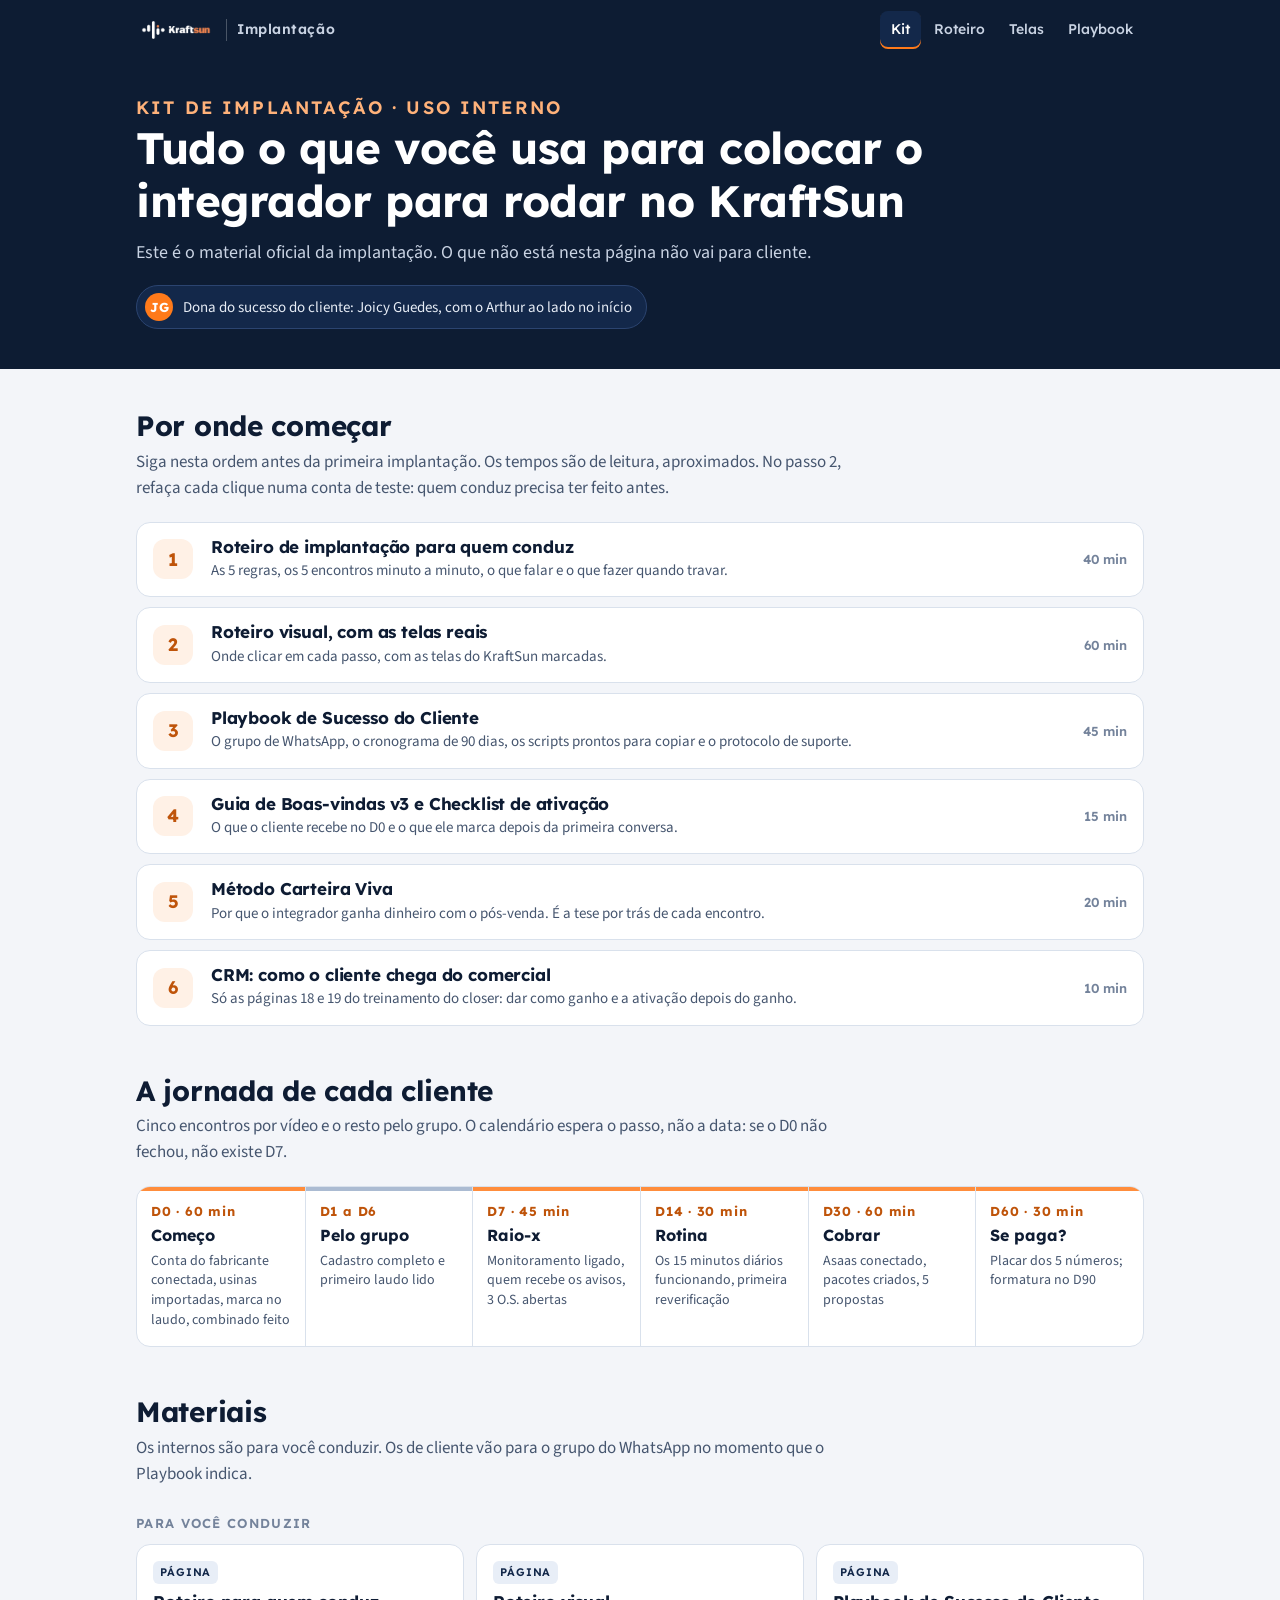
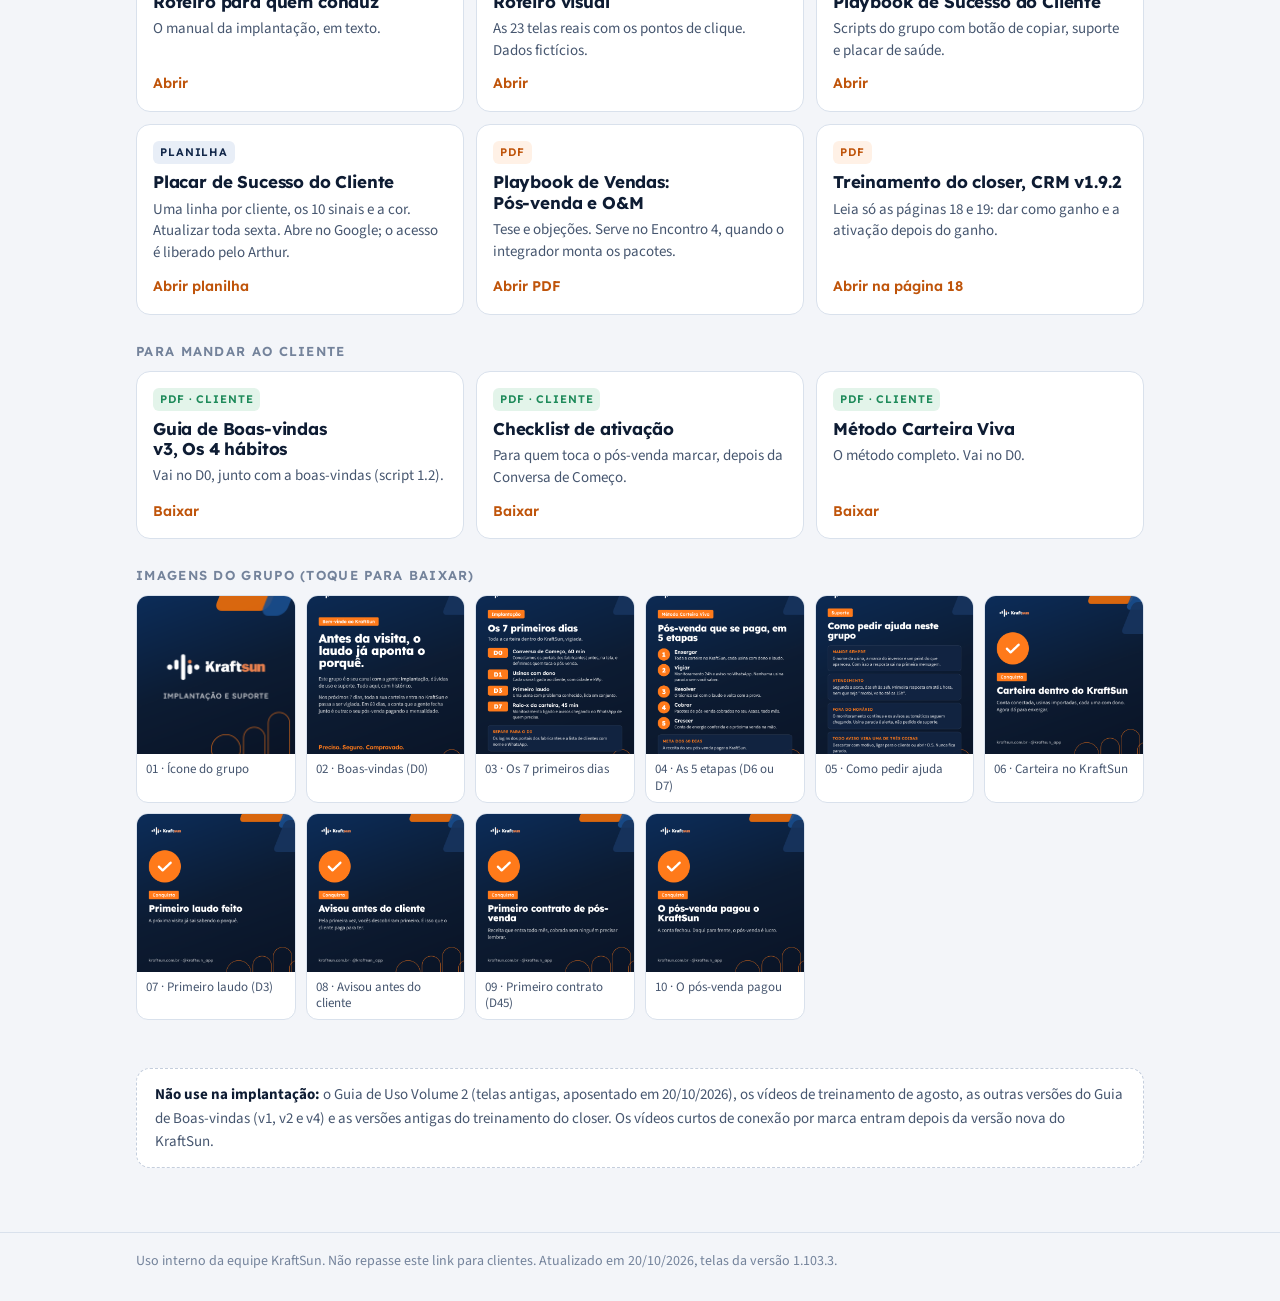
<file: implantacao/index.html>
<!doctype html>
<html lang="pt-BR">
<head>
<meta charset="utf-8">
<meta name="viewport" content="width=device-width,initial-scale=1,viewport-fit=cover">
<meta name="robots" content="noindex, nofollow">
<title>Kit de implantação · KraftSun</title>
<link rel="icon" type="image/png" href="/favicon-32x32.png">
<link rel="preconnect" href="https://fonts.googleapis.com">
<link rel="preconnect" href="https://fonts.gstatic.com" crossorigin>
<link rel="stylesheet" href="https://fonts.googleapis.com/css2?family=Lexend:wght@500;600;700&family=Source+Sans+3:wght@400;600;700&display=swap">
<link rel="stylesheet" href="estilo.css">
<style>
/* Página de entrada do kit: herói navy, trilha numerada, jornada D0 a D90 e os materiais em cartões. */
.hero{background:var(--navy);color:#fff;padding:34px 0 40px}
.hero .kicker{color:#FFB27A}
.hero h1{color:#fff;font-size:clamp(28px,4.6vw,44px);margin:0 0 12px;max-width:820px}
.hero p{color:#C9D3E3;max-width:720px;margin:0;font-size:18px}
.hero .who{display:inline-flex;gap:10px;align-items:center;margin-top:18px;background:var(--navy-2);border:1px solid #2B4470;border-radius:999px;padding:7px 14px 7px 8px;font-size:15px;color:#E6ECF5}
.hero .who b{background:var(--orange);color:#fff;border-radius:999px;width:28px;height:28px;display:grid;place-items:center;font-family:var(--display);font-size:13px}
section.blk{padding:40px 0 8px}
section.blk>h2{font-size:clamp(22px,3vw,28px);margin:0 0 6px}
section.blk>p.sub{color:var(--ink-2);margin:0 0 20px;max-width:720px}

.trilha{list-style:none;margin:0;padding:0;display:grid;gap:10px;counter-reset:t}
.trilha li{counter-increment:t;display:grid;grid-template-columns:44px 1fr auto;gap:14px;align-items:center;background:var(--card);border:1px solid var(--line);border-radius:14px;padding:14px 16px}
.trilha li::before{content:counter(t);width:40px;height:40px;border-radius:12px;background:var(--orange-soft);color:var(--orange-ink);font-family:var(--display);font-weight:700;font-size:18px;display:grid;place-items:center}
.trilha h3{margin:0 0 2px;font-size:17px}
.trilha h3 a{color:var(--ink);text-decoration:none}
.trilha h3 a:hover{color:var(--orange-ink);text-decoration:underline}
.trilha p{margin:0;color:var(--ink-2);font-size:15px}
.trilha .min{font-family:var(--display);font-weight:600;font-size:13px;color:var(--ink-3);white-space:nowrap}
@media (max-width:560px){.trilha li{grid-template-columns:40px 1fr}.trilha .min{grid-column:2}}

.jornada{display:grid;grid-template-columns:repeat(6,1fr);gap:0;background:var(--card);border:1px solid var(--line);border-radius:14px;overflow:hidden}
.jornada div{padding:14px 14px 16px;border-left:1px solid var(--line);position:relative}
.jornada div:first-child{border-left:0}
.jornada b{display:block;font-family:var(--display);font-size:13px;color:var(--orange-ink);letter-spacing:.06em}
.jornada strong{display:block;font-family:var(--display);font-size:16px;margin:2px 0 4px}
.jornada span{display:block;color:var(--ink-2);font-size:14px;line-height:1.4}
.jornada div::after{content:"";position:absolute;left:0;right:0;top:0;height:4px;background:var(--orange);opacity:.85}
.jornada div.grupo::after{background:#9DB0CB}
@media (max-width:820px){.jornada{grid-template-columns:repeat(2,1fr)}.jornada div{border-left:0;border-top:1px solid var(--line)}.jornada div:nth-child(-n+2){border-top:0}.jornada div:nth-child(even){border-left:1px solid var(--line)}}

.grupo-t{font-family:var(--display);font-size:13px;font-weight:600;letter-spacing:.1em;text-transform:uppercase;color:var(--ink-3);margin:26px 0 10px}
.cards{display:grid;grid-template-columns:repeat(auto-fill,minmax(290px,1fr));gap:12px}
.card{display:flex;flex-direction:column;gap:6px;background:var(--card);border:1px solid var(--line);border-radius:14px;padding:16px;text-decoration:none;color:var(--ink);transition:border-color .15s,box-shadow .15s}
a.card:hover{border-color:var(--orange);box-shadow:0 6px 20px rgba(13,28,51,.08)}
.card .tag{align-self:flex-start;font-family:var(--display);font-weight:600;font-size:11px;letter-spacing:.08em;text-transform:uppercase;border-radius:6px;padding:3px 7px;background:#E8EEF7;color:var(--navy-2)}
.card .tag.pdf{background:var(--orange-soft);color:var(--orange-ink)}
.card .tag.cli{background:var(--green-soft);color:var(--green)}
.card h3{margin:2px 0 0;font-size:17px}
.card p{margin:0;color:var(--ink-2);font-size:15px;line-height:1.45}
.card .go{margin-top:auto;padding-top:6px;font-family:var(--display);font-weight:600;font-size:14px;color:var(--orange-ink)}

.imgs{display:grid;grid-template-columns:repeat(auto-fill,minmax(150px,1fr));gap:10px}
.imgs a{display:block;background:var(--card);border:1px solid var(--line);border-radius:12px;overflow:hidden;text-decoration:none;color:var(--ink-2);font-size:13px}
.imgs a:hover{border-color:var(--orange)}
.imgs img{display:block;width:100%;aspect-ratio:1/1;object-fit:cover;background:#E8EEF7}
.imgs span{display:block;padding:7px 9px;line-height:1.3}

.nao{background:var(--card);border:1px dashed #C4CEDD;border-radius:14px;padding:14px 18px;color:var(--ink-2);font-size:15px}
.nao b{color:var(--ink)}
main{padding-bottom:56px}
</style>
</head>
<body>
<header class="top">
  <div class="wrap top-in">
    <a class="brand" href="./"><img src="/assets/logo-kraftsun-branca.png" alt="KraftSun"><span>Implantação</span></a>
    <nav class="nav">
      <a href="./" aria-current="page">Kit</a>
      <a href="roteiro/">Roteiro</a>
      <a href="telas/">Telas</a>
      <a href="playbook/">Playbook</a>
    </nav>
  </div>
</header>

<div class="hero">
  <div class="wrap">
    <p class="kicker">Kit de implantação · uso interno</p>
    <h1>Tudo o que você usa para colocar o integrador para rodar no KraftSun</h1>
    <p>Este é o material oficial da implantação. O que não está nesta página não vai para cliente.</p>
    <div class="who"><b>JG</b>Dona do sucesso do cliente: Joicy Guedes, com o Arthur ao lado no início</div>
  </div>
</div>

<main class="wrap">
  <section class="blk" id="trilha">
    <h2>Por onde começar</h2>
    <p class="sub">Siga nesta ordem antes da primeira implantação. Os tempos são de leitura, aproximados. No passo 2, refaça cada clique numa conta de teste: quem conduz precisa ter feito antes.</p>
    <ol class="trilha">
      <li><div><h3><a href="roteiro/">Roteiro de implantação para quem conduz</a></h3><p>As 5 regras, os 5 encontros minuto a minuto, o que falar e o que fazer quando travar.</p></div><span class="min">40 min</span></li>
      <li><div><h3><a href="telas/">Roteiro visual, com as telas reais</a></h3><p>Onde clicar em cada passo, com as telas do KraftSun marcadas.</p></div><span class="min">60 min</span></li>
      <li><div><h3><a href="playbook/">Playbook de Sucesso do Cliente</a></h3><p>O grupo de WhatsApp, o cronograma de 90 dias, os scripts prontos para copiar e o protocolo de suporte.</p></div><span class="min">45 min</span></li>
      <li><div><h3><a href="arquivos/guia-de-boas-vindas-v3.pdf">Guia de Boas-vindas v3</a> e <a href="arquivos/checklist-de-ativacao.pdf">Checklist de ativação</a></h3><p>O que o cliente recebe no D0 e o que ele marca depois da primeira conversa.</p></div><span class="min">15 min</span></li>
      <li><div><h3><a href="arquivos/metodo-carteira-viva.pdf">Método Carteira Viva</a></h3><p>Por que o integrador ganha dinheiro com o pós-venda. É a tese por trás de cada encontro.</p></div><span class="min">20 min</span></li>
      <li><div><h3><a href="arquivos/treinamento-closer-crm.pdf#page=18">CRM: como o cliente chega do comercial</a></h3><p>Só as páginas 18 e 19 do treinamento do closer: dar como ganho e a ativação depois do ganho.</p></div><span class="min">10 min</span></li>
    </ol>
  </section>

  <section class="blk" id="jornada">
    <h2>A jornada de cada cliente</h2>
    <p class="sub">Cinco encontros por vídeo e o resto pelo grupo. O calendário espera o passo, não a data: se o D0 não fechou, não existe D7.</p>
    <div class="jornada">
      <div><b>D0 · 60 min</b><strong>Começo</strong><span>Conta do fabricante conectada, usinas importadas, marca no laudo, combinado feito</span></div>
      <div class="grupo"><b>D1 a D6</b><strong>Pelo grupo</strong><span>Cadastro completo e primeiro laudo lido</span></div>
      <div><b>D7 · 45 min</b><strong>Raio-x</strong><span>Monitoramento ligado, quem recebe os avisos, 3 O.S. abertas</span></div>
      <div><b>D14 · 30 min</b><strong>Rotina</strong><span>Os 15 minutos diários funcionando, primeira reverificação</span></div>
      <div><b>D30 · 60 min</b><strong>Cobrar</strong><span>Asaas conectado, pacotes criados, 5 propostas</span></div>
      <div><b>D60 · 30 min</b><strong>Se paga?</strong><span>Placar dos 5 números; formatura no D90</span></div>
    </div>
  </section>

  <section class="blk" id="materiais">
    <h2>Materiais</h2>
    <p class="sub">Os internos são para você conduzir. Os de cliente vão para o grupo do WhatsApp no momento que o Playbook indica.</p>

    <p class="grupo-t">Para você conduzir</p>
    <div class="cards">
      <a class="card" href="roteiro/"><span class="tag">Página</span><h3>Roteiro para quem conduz</h3><p>O manual da implantação, em texto.</p><span class="go">Abrir</span></a>
      <a class="card" href="telas/"><span class="tag">Página</span><h3>Roteiro visual</h3><p>As 23 telas reais com os pontos de clique. Dados fictícios.</p><span class="go">Abrir</span></a>
      <a class="card" href="playbook/"><span class="tag">Página</span><h3>Playbook de Sucesso do Cliente</h3><p>Scripts do grupo com botão de copiar, suporte e placar de saúde.</p><span class="go">Abrir</span></a>
      <a class="card" href="https://docs.google.com/spreadsheets/d/1kGjQzrdekUVShK67Ziev0aDYTs5t8FmUSROW_AnSuoo/edit" target="_blank" rel="noopener"><span class="tag">Planilha</span><h3>Placar de Sucesso do Cliente</h3><p>Uma linha por cliente, os 10 sinais e a cor. Atualizar toda sexta. Abre no Google; o acesso é liberado pelo Arthur.</p><span class="go">Abrir planilha</span></a>
      <a class="card" href="arquivos/playbook-pos-venda-e-om.pdf"><span class="tag pdf">PDF</span><h3>Playbook de Vendas: Pós-venda e O&amp;M</h3><p>Tese e objeções. Serve no Encontro 4, quando o integrador monta os pacotes.</p><span class="go">Abrir PDF</span></a>
      <a class="card" href="arquivos/treinamento-closer-crm.pdf#page=18"><span class="tag pdf">PDF</span><h3>Treinamento do closer, CRM v1.9.2</h3><p>Leia só as páginas 18 e 19: dar como ganho e a ativação depois do ganho.</p><span class="go">Abrir na página 18</span></a>
    </div>

    <p class="grupo-t">Para mandar ao cliente</p>
    <div class="cards">
      <a class="card" href="arquivos/guia-de-boas-vindas-v3.pdf" download><span class="tag cli">PDF · cliente</span><h3>Guia de Boas-vindas v3, Os 4 hábitos</h3><p>Vai no D0, junto com a boas-vindas (script 1.2).</p><span class="go">Baixar</span></a>
      <a class="card" href="arquivos/checklist-de-ativacao.pdf" download><span class="tag cli">PDF · cliente</span><h3>Checklist de ativação</h3><p>Para quem toca o pós-venda marcar, depois da Conversa de Começo.</p><span class="go">Baixar</span></a>
      <a class="card" href="arquivos/metodo-carteira-viva.pdf" download><span class="tag cli">PDF · cliente</span><h3>Método Carteira Viva</h3><p>O método completo. Vai no D0.</p><span class="go">Baixar</span></a>
    </div>

    <p class="grupo-t">Imagens do grupo (toque para baixar)</p>
    <div class="imgs">
      <a href="kit/01-icone-do-grupo.png" download><img loading="lazy" src="kit/01-icone-do-grupo.png" alt=""><span>01 · Ícone do grupo</span></a>
      <a href="kit/02-cartao-boas-vindas.png" download><img loading="lazy" src="kit/02-cartao-boas-vindas.png" alt=""><span>02 · Boas-vindas (D0)</span></a>
      <a href="kit/03-os-7-primeiros-dias.png" download><img loading="lazy" src="kit/03-os-7-primeiros-dias.png" alt=""><span>03 · Os 7 primeiros dias</span></a>
      <a href="kit/04-as-5-etapas.png" download><img loading="lazy" src="kit/04-as-5-etapas.png" alt=""><span>04 · As 5 etapas (D6 ou D7)</span></a>
      <a href="kit/05-como-pedir-ajuda.png" download><img loading="lazy" src="kit/05-como-pedir-ajuda.png" alt=""><span>05 · Como pedir ajuda</span></a>
      <a href="kit/06-conquista-carteira-no-kraftsun.png" download><img loading="lazy" src="kit/06-conquista-carteira-no-kraftsun.png" alt=""><span>06 · Carteira no KraftSun</span></a>
      <a href="kit/07-conquista-primeiro-laudo.png" download><img loading="lazy" src="kit/07-conquista-primeiro-laudo.png" alt=""><span>07 · Primeiro laudo (D3)</span></a>
      <a href="kit/08-conquista-avisou-antes-do-cliente.png" download><img loading="lazy" src="kit/08-conquista-avisou-antes-do-cliente.png" alt=""><span>08 · Avisou antes do cliente</span></a>
      <a href="kit/09-conquista-primeiro-contrato.png" download><img loading="lazy" src="kit/09-conquista-primeiro-contrato.png" alt=""><span>09 · Primeiro contrato (D45)</span></a>
      <a href="kit/10-conquista-pos-venda-pagou.png" download><img loading="lazy" src="kit/10-conquista-pos-venda-pagou.png" alt=""><span>10 · O pós-venda pagou</span></a>
    </div>
  </section>

  <section class="blk">
    <div class="nao"><b>Não use na implantação:</b> o Guia de Uso Volume 2 (telas antigas, aposentado em 20/10/2026), os vídeos de treinamento de agosto, as outras versões do Guia de Boas-vindas (v1, v2 e v4) e as versões antigas do treinamento do closer. Os vídeos curtos de conexão por marca entram depois da versão nova do KraftSun.</div>
  </section>
</main>
<footer class="foot"><div class="wrap">Uso interno da equipe KraftSun. Não repasse este link para clientes. Atualizado em 20/10/2026, telas da versão 1.103.3.</div></footer>
</body>
</html>
</file>
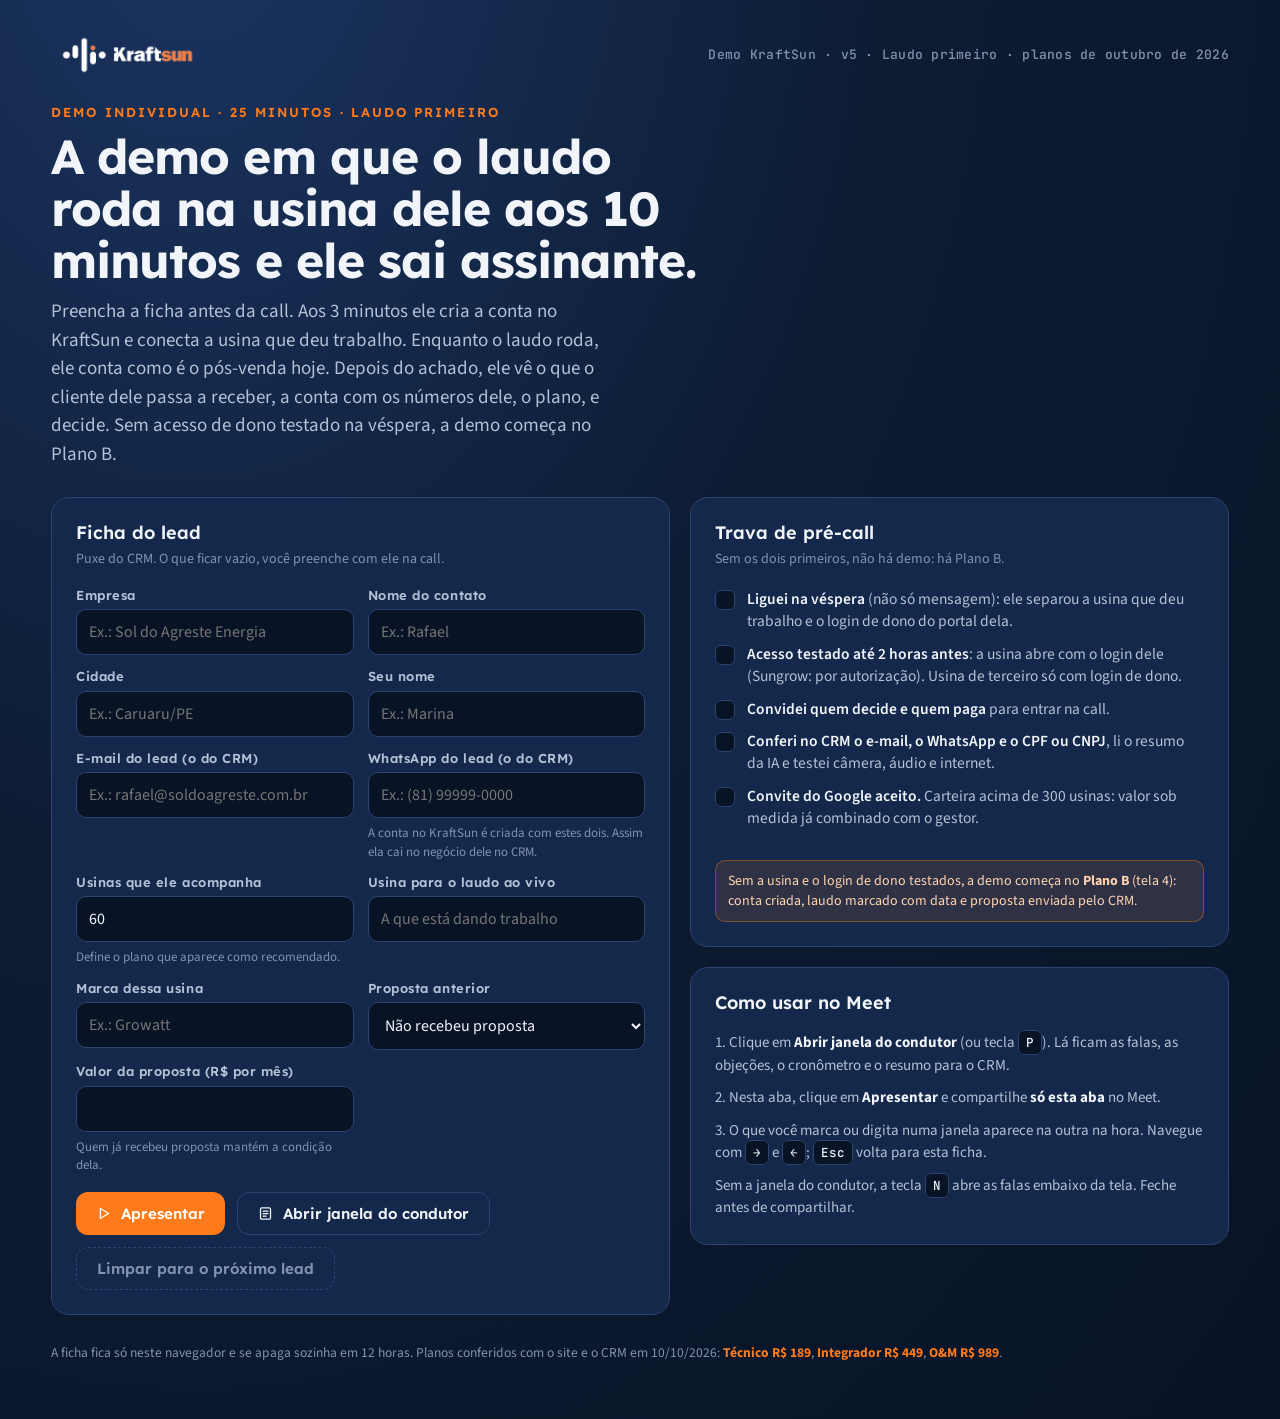
<file: apresentacao/laudo-primeiro/index.html>
<!doctype html>
<html lang="pt-BR">
<head>
<meta charset="utf-8">
<meta name="viewport" content="width=device-width,initial-scale=1,viewport-fit=cover">
<meta name="robots" content="noindex, nofollow">
<link rel="icon" type="image/png" href="/favicon-32x32.png">
<title>Demo KraftSun · Laudo primeiro</title>
<link rel="preconnect" href="https://fonts.googleapis.com">
<link rel="preconnect" href="https://fonts.gstatic.com" crossorigin>
<link rel="stylesheet" href="https://fonts.googleapis.com/css2?family=Lexend:wght@400;500;600;700;800&family=Source+Sans+3:wght@400;600;700&family=JetBrains+Mono:wght@500&display=swap">
<style>
/* Layout: palco 16:9 (1920x1080) escalado na janela; janela do condutor com o palco + falas; ficha da demo antes de apresentar.
   Visual de marca KraftSun, um só tema (navy e laranja), cores todas explícitas. */
:root{
  --navy:#0D1C33; --navy-2:#13284A; --navy-3:#1B3560; --line-d:#2B4470; --night:#081325;
  --on:#F1F4F9; --on-2:#B3C1D6; --on-3:#8193AE;
  --paper:#EEF2F7; --card:#FFFFFF; --ink:#0E1C33; --ink-2:#46566F; --ink-3:#74839B; --line:#D3DCE8;
  --orange:#FF7A1A; --orange-hi:#FF9A4D; --orange-ink:#BF540A; --orange-soft:#FFE9D8; --orange-glow:rgba(255,122,26,.22);
  --green:#1E8A5A; --green-hi:#38C483; --green-soft:#DCF1E5;
  --amber:#B87A08; --amber-hi:#F2B33D; --amber-soft:#FBEED0;
  --red:#C0392B; --red-hi:#F0705F; --red-soft:#FBE2DE;
  --display:"Lexend","Segoe UI",system-ui,sans-serif;
  --text:"Source Sans 3","Segoe UI",system-ui,sans-serif;
  --mono:"JetBrains Mono",ui-monospace,"SF Mono",Menlo,monospace;
  --ease:cubic-bezier(.2,.75,.2,1);
  color-scheme:dark;
}
*{box-sizing:border-box}
[hidden]{display:none!important}
html,body{height:100%}
body{margin:0;background:var(--night);color:var(--on);font-family:var(--text);-webkit-font-smoothing:antialiased}
h1,h2,h3,h4,p,ul,ol{margin:0}
ul,ol{padding:0;list-style:none}
button{font:inherit;color:inherit;cursor:pointer}
input,textarea,select{font:inherit;color:inherit}
:focus-visible{outline:3px solid var(--orange);outline-offset:3px}
.logo{display:block;background:no-repeat left center/contain}
.logo.w{background-image:url([data-uri])}
.logo.n{background-image:url([data-uri])}
svg.i{width:1em;height:1em;fill:none;stroke:currentColor;stroke-width:2;stroke-linecap:round;stroke-linejoin:round;flex:none}

/* ================= FICHA (antes da call) ================= */
#hub{min-height:100%;padding-inline:clamp(16px,4vw,56px);padding-block:32px 56px;background:radial-gradient(ellipse at 15% -10%,#1B3563 0%,var(--navy) 46%,var(--night) 100%)}
.hub-in{max-width:1200px;margin:0 auto;display:flex;flex-direction:column;gap:28px}
.hub-top{display:flex;align-items:center;justify-content:space-between;gap:16px;flex-wrap:wrap}
.hub-top .logo{width:168px;height:46px}
.hub-top .ver{font:500 13px/1.3 var(--mono);color:var(--on-3);letter-spacing:.02em}
.hub-hero{display:flex;flex-direction:column;gap:12px;max-width:760px}
.hub-hero .k{font:600 13px/1 var(--display);letter-spacing:.16em;text-transform:uppercase;color:var(--orange)}
.hub-hero h1{font:700 clamp(30px,4.4vw,48px)/1.08 var(--display);letter-spacing:-.02em;text-wrap:balance}
.hub-hero p{font-size:clamp(16px,1.5vw,19px);line-height:1.5;color:var(--on-2);max-width:62ch}
.hub-grid{display:grid;grid-template-columns:minmax(0,1.15fr) minmax(0,1fr);gap:20px;align-items:start}
.panel{background:var(--navy-2);border:1px solid var(--line-d);border-radius:18px;padding:24px;display:flex;flex-direction:column;gap:18px;min-width:0}
.panel h2{font:600 18px/1.2 var(--display)}
.panel h2 small{display:block;font:400 14px/1.4 var(--text);color:var(--on-3);margin-top:6px}
.fgrid{display:grid;grid-template-columns:1fr 1fr;gap:14px}
.f{display:flex;flex-direction:column;gap:6px;min-width:0}
.f.full{grid-column:1/-1}
.f label{font:600 13px/1.2 var(--display);letter-spacing:.04em;color:var(--on-2)}
.f input,.f select{background:var(--night);border:1.5px solid var(--line-d);border-radius:10px;padding:11px 12px;font-size:16px;color:var(--on);min-width:0;width:100%}
.f input:focus,.f select:focus{border-color:var(--orange);outline:none}
.f .hint{font-size:13px;color:var(--on-3);line-height:1.4}
.chk{display:flex;flex-direction:column;gap:10px}
.chk li{display:flex;gap:12px;align-items:flex-start;font-size:15.5px;line-height:1.45;color:var(--on-2)}
.chk li b{color:var(--on);font-weight:600}
.chk .bx{width:20px;height:20px;border-radius:6px;border:1.5px solid var(--line-d);flex:none;margin-top:2px;display:grid;place-items:center;font-size:13px;color:transparent;background:var(--night)}
.chk li.on .bx{background:var(--orange);border-color:var(--orange);color:#fff}
.chk li{cursor:pointer}
.acts{display:flex;flex-wrap:wrap;gap:12px}
.btn{appearance:none;border:0;display:inline-flex;align-items:center;justify-content:center;gap:10px;padding:13px 20px;border-radius:12px;font:600 15px/1 var(--display);text-decoration:none;transition:background .2s,transform .15s,border-color .2s}
.btn:active{transform:scale(.98)}
.btn-o{background:var(--orange);color:#fff}
.btn-o:hover{background:#FF8B36}
.btn-g{background:transparent;color:var(--on);border:1.5px solid var(--line-d)}
.btn-g:hover{border-color:var(--on-3)}
.btn-x{background:transparent;color:var(--on-3);border:1.5px dashed var(--line-d)}
.how{display:flex;flex-direction:column;gap:10px;font-size:15px;line-height:1.5;color:var(--on-2)}
.how b{color:var(--on)}
.how kbd,.kbd{font:500 12.5px/1 var(--mono);padding:3px 7px;border-radius:6px;border:1px solid var(--line-d);background:var(--night);color:var(--on)}
.hub-foot{font-size:13.5px;color:var(--on-3);line-height:1.5}
.hub-foot b{color:var(--orange)}
.warn{font-size:14px;line-height:1.45;color:#FFD3B0;background:rgba(255,122,26,.12);border:1px solid rgba(255,122,26,.4);border-radius:10px;padding:10px 12px}

/* ================= PALCO ================= */
#show{position:fixed;inset:0;background:radial-gradient(ellipse at 50% 40%,#0F2140 0%,var(--night) 72%);overflow:hidden}
.stage{position:absolute;left:50%;top:50%;width:1920px;height:1080px;transform:translate(-50%,-50%) scale(var(--s,.5));transform-origin:center;overflow:hidden;border-radius:6px;box-shadow:0 30px 80px rgba(0,0,0,.45)}
.sl{position:absolute;inset:0;padding:84px 116px 150px;display:flex;flex-direction:column;gap:38px;opacity:0;visibility:hidden;transition:opacity .4s ease,visibility 0s linear .4s;overflow:hidden}
.sl.on{opacity:1;visibility:visible;transition:opacity .4s ease}
.dk{background:var(--navy);color:var(--on)}
.lt{background:var(--paper);color:var(--ink);color-scheme:light}
.hd{display:flex;flex-direction:column;gap:14px}
.ey{font:600 22px/1 var(--display);letter-spacing:.16em;text-transform:uppercase;color:var(--orange-ink)}
.dk .ey{color:var(--orange)}
.tt{font:700 62px/1.07 var(--display);letter-spacing:-.022em;text-wrap:balance;max-width:1560px}
.tt em,.o{font-style:normal;color:var(--orange-ink)}
.dk .tt em,.dk .o{color:var(--orange)}
.ld{font:400 29px/1.42 var(--text);color:var(--ink-2);max-width:1400px;text-wrap:pretty}
.dk .ld{color:var(--on-2)}
.lab{font:600 19px/1.2 var(--display);letter-spacing:.12em;text-transform:uppercase;color:var(--ink-3)}
.dk .lab{color:var(--on-3)}
.ft{position:absolute;left:116px;right:116px;bottom:46px;display:flex;align-items:center;gap:36px}
.ft .logo{width:136px;height:40px;flex:none}
.ft .prog{flex:1;display:grid;grid-template-columns:repeat(6,1fr);gap:8px}
.ft .seg{display:flex;flex-direction:column;gap:8px;font:600 15px/1 var(--display);letter-spacing:.08em;text-transform:uppercase;color:var(--ink-3)}
.dk .ft .seg{color:var(--on-3)}
.ft .seg i{display:block;height:5px;border-radius:3px;background:var(--line)}
.dk .ft .seg i{background:var(--line-d)}
.ft .seg.done i{background:var(--ink-3)}
.dk .ft .seg.done i{background:var(--on-3)}
.ft .seg.cur{color:var(--orange-ink)}
.dk .ft .seg.cur{color:var(--orange)}
.ft .seg.cur i{background:var(--orange)}
.ft .pg{font:500 18px/1 var(--mono);color:var(--ink-3);flex:none;min-width:70px;text-align:right}
.dk .ft .pg{color:var(--on-3)}
.tag-ex{display:inline-flex;align-items:center;gap:8px;font:600 16px/1 var(--display);letter-spacing:.1em;text-transform:uppercase;padding:9px 14px;border-radius:999px;border:1.5px dashed currentColor;color:var(--ink-3)}
.dk .tag-ex{color:var(--on-3)}
.nav-mini{position:absolute;right:28px;top:24px;display:flex;gap:8px;opacity:.0;transition:opacity .2s}
.stage:hover .nav-mini{opacity:1}
.nav-mini button{width:44px;height:44px;border-radius:12px;border:1.5px solid rgba(127,145,172,.5);background:rgba(8,19,37,.55);color:#fff;font-size:22px;display:grid;place-items:center}

/* controles do palco */
.chip{appearance:none;display:inline-flex;align-items:center;gap:12px;padding:15px 24px;border-radius:999px;border:2px solid var(--line);background:var(--card);color:var(--ink);font:600 25px/1 var(--display);transition:border-color .2s,background .2s,color .2s,transform .15s}
.chip:hover{border-color:var(--ink-3)}
.chip.on{background:var(--orange);border-color:var(--orange);color:#fff}
.dk .chip{background:var(--navy-2);border-color:var(--line-d);color:var(--on)}
.dk .chip:hover{border-color:var(--on-3)}
.dk .chip.on{background:var(--orange);border-color:var(--orange);color:#fff}
.opt{appearance:none;display:flex;align-items:center;gap:14px;padding:18px 22px;border-radius:16px;border:2px solid var(--line);background:var(--card);color:var(--ink);font:500 25px/1.25 var(--text);text-align:left;transition:border-color .2s,background .2s}
.opt::before{content:"";width:22px;height:22px;border-radius:50%;border:2.5px solid var(--ink-3);flex:none}
.opt:hover{border-color:var(--ink-3)}
.opt.on{border-color:var(--orange);background:var(--orange-soft)}
.opt.on::before{border-color:var(--orange);background:var(--orange);box-shadow:inset 0 0 0 4px var(--orange-soft)}
.stepper{display:flex;align-items:center;gap:14px}
.stepper button{width:72px;height:72px;border-radius:18px;border:2px solid var(--line);background:var(--card);font:500 40px/1 var(--display);color:var(--ink);display:grid;place-items:center}
.stepper button:hover{border-color:var(--orange)}
.dk .stepper button{background:var(--navy-2);border-color:var(--line-d);color:var(--on)}
.num{width:220px;background:transparent;border:0;border-bottom:3px solid var(--line);font:700 84px/1 var(--display);letter-spacing:-.02em;color:var(--ink);text-align:center;font-variant-numeric:tabular-nums;padding:0 0 6px;-moz-appearance:textfield}
.num::-webkit-outer-spin-button,.num::-webkit-inner-spin-button{-webkit-appearance:none;margin:0}
.dk .num{color:var(--on);border-bottom-color:var(--line-d)}
.num:focus{outline:none;border-bottom-color:var(--orange)}
.num.sm{width:170px;font-size:64px}
.pre{font:600 40px/1 var(--display);color:var(--ink-3);margin-right:-4px}
.dk .pre{color:var(--on-3)}
.txt{width:100%;background:var(--card);border:2px solid var(--line);border-radius:16px;padding:18px 22px;font:500 27px/1.35 var(--text);color:var(--ink);resize:none}
.dk .txt{background:var(--navy-2);border-color:var(--line-d);color:var(--on)}
.txt:focus{outline:none;border-color:var(--orange)}
.txt::placeholder{color:var(--ink-3)}
.dk .txt::placeholder{color:var(--on-3)}
input[type=range].rg{width:100%;accent-color:var(--orange);height:36px}

/* 1 capa */
.s-capa{justify-content:center;gap:0;background:radial-gradient(ellipse at 85% 30%,#1F3D70 0%,var(--navy) 55%)}
.capa-main{display:flex;flex-direction:column;gap:40px;max-width:1240px;margin-top:-40px}
.capa-main .logo{width:300px;height:90px}
.capa-k{display:inline-flex;align-self:flex-start;align-items:center;gap:12px;padding:12px 22px;border-radius:999px;background:rgba(255,122,26,.12);border:1.5px solid rgba(255,122,26,.45);color:#FFB27A;font:600 23px/1 var(--display);letter-spacing:.03em}
.capa-t{font:700 96px/1.02 var(--display);letter-spacing:-.03em;text-wrap:balance}
.capa-t em{font-style:normal;color:var(--orange)}
.capa-s{font:400 36px/1.4 var(--text);color:var(--on-2);max-width:1050px;text-wrap:pretty}
.capa-s b{color:var(--on);font-weight:600}
.capa-who{display:flex;flex-wrap:wrap;gap:14px}
.capa-who span{display:inline-flex;align-items:center;gap:12px;padding:14px 22px;border-radius:14px;background:var(--navy-2);border:1px solid var(--line-d);font:500 24px/1 var(--display);color:var(--on-2)}
.capa-who b{color:var(--on);font-weight:600}
.capa-deco{position:absolute;right:-120px;top:120px;width:760px;height:760px;border-radius:50%;border:2px solid rgba(255,122,26,.18);pointer-events:none}
.capa-deco::before{content:"";position:absolute;inset:110px;border-radius:50%;border:2px solid rgba(255,122,26,.12)}
.capa-deco::after{content:"";position:absolute;inset:230px;border-radius:50%;background:radial-gradient(circle,rgba(255,122,26,.28),transparent 70%)}

/* 2 combinado */
.plan3{display:grid;grid-template-columns:repeat(3,1fr);gap:28px;flex:1;align-content:start}
.pstep{background:var(--card);border:1px solid var(--line);border-radius:24px;padding:40px 38px;display:flex;flex-direction:column;gap:18px}
.pstep .n{width:64px;height:64px;border-radius:50%;background:var(--navy);color:#fff;display:grid;place-items:center;font:700 30px/1 var(--display)}
.pstep:last-child .n{background:var(--orange)}
.pstep h3{font:700 36px/1.15 var(--display);letter-spacing:-.01em}
.pstep p{font:400 27px/1.45 var(--text);color:var(--ink-2)}
.pstep .tm{margin-top:auto;font:500 20px/1 var(--mono);color:var(--ink-3)}
.deal{display:flex;align-items:center;gap:28px}
.deal .btn-deal{appearance:none;display:inline-flex;align-items:center;gap:16px;padding:22px 34px;border-radius:18px;border:2.5px solid var(--navy);background:transparent;color:var(--navy);font:700 30px/1 var(--display)}
.deal .btn-deal.on{background:var(--green);border-color:var(--green);color:#fff}
.deal p{font:400 26px/1.4 var(--text);color:var(--ink-2)}

/* 3 carteira */
.cart{display:grid;grid-template-columns:420px minmax(0,1fr) 560px;gap:40px;flex:1;align-items:start}
.blk{display:flex;flex-direction:column;gap:18px;min-width:0}
.quick{display:flex;flex-wrap:wrap;gap:10px}
.quick .chip{padding:10px 18px;font-size:21px}
.brands{display:flex;flex-wrap:wrap;gap:12px}
.brands .chip{padding:13px 20px;font-size:22px}
.opts{display:flex;flex-direction:column;gap:12px}
.opts.two{display:grid;grid-template-columns:1fr 1fr;gap:12px}
.insight{display:flex;align-items:center;gap:18px;padding:22px 28px;border-radius:18px;background:var(--navy);color:var(--on);font:500 28px/1.35 var(--text)}
.insight b{color:var(--orange);font-weight:700}
.insight .i{font-size:34px;color:var(--orange)}

/* 4 aconteceu */
.cards8{display:grid;grid-template-columns:repeat(4,1fr);gap:20px}
.hc{position:relative;appearance:none;text-align:left;display:flex;flex-direction:column;gap:16px;padding:28px 28px 64px;border-radius:20px;border:2px solid var(--line-d);background:var(--navy-2);color:var(--on);min-height:236px;transition:border-color .2s,background .2s,transform .2s}
.hc:hover{border-color:var(--on-3)}
.hc .ic{width:52px;height:52px;border-radius:14px;display:grid;place-items:center;font-size:28px;background:var(--navy-3);color:var(--on-2)}
.hc p{font:500 26px/1.35 var(--text);color:var(--on)}
.hc .ck{position:absolute;top:22px;right:22px;width:38px;height:38px;border-radius:50%;border:2px solid var(--line-d);display:grid;place-items:center;font-size:22px;color:transparent}
.hc.on{border-color:var(--orange);background:linear-gradient(160deg,rgba(255,122,26,.20),var(--navy-2) 70%)}
.hc.on .ic{background:var(--orange);color:#fff}
.hc.on .ck{background:var(--orange);border-color:var(--orange);color:#fff}
.hc .star{position:absolute;right:18px;bottom:16px;appearance:none;border:0;background:transparent;font:600 18px/1 var(--display);color:var(--on-3);display:flex;align-items:center;gap:8px;padding:8px 10px;border-radius:10px}
.hc .star svg{width:24px;height:24px}
.hc .star:hover{color:var(--on)}
.hc.gold{border-color:#FFC46B;box-shadow:0 0 0 4px rgba(255,196,107,.25)}
.hc.gold .star{color:#FFC46B}
.hc.gold .star svg{fill:#FFC46B}
.case{display:grid;grid-template-columns:minmax(0,1fr) 330px;gap:28px;align-items:center}
.case .cnt{display:flex;flex-direction:column;gap:8px;align-items:flex-end;text-align:right}
.case .cnt b{font:700 64px/1 var(--display);color:var(--orange)}
.case .cnt span{font:500 22px/1.3 var(--text);color:var(--on-2)}

/* 5 custo */
.cost{display:grid;grid-template-columns:minmax(0,1fr) 640px;gap:48px;flex:1;align-items:start}
.cost-in{display:grid;grid-template-columns:1fr 1fr;gap:34px 40px}
.fld{display:flex;flex-direction:column;gap:14px;min-width:0}
.fld .q{font:600 25px/1.3 var(--display);color:var(--ink)}
.dk .fld .q{color:var(--on)}
.fld .sub{font:400 21px/1.35 var(--text);color:var(--ink-3)}
.dk .fld .sub{color:var(--on-3)}
.rgv{display:flex;align-items:baseline;gap:14px}
.rgv b{font:700 56px/1 var(--display);color:var(--orange-ink);font-variant-numeric:tabular-nums}
.dk .rgv b{color:var(--orange)}
.rgv span{font:500 22px/1.3 var(--text);color:var(--ink-2)}
.dk .rgv span{color:var(--on-2)}
.res{background:var(--navy);color:var(--on);border-radius:26px;padding:42px 44px;display:flex;flex-direction:column;gap:22px}
.res .k{font:600 19px/1.2 var(--display);letter-spacing:.12em;text-transform:uppercase;color:var(--on-3)}
.res .big{font:800 96px/1 var(--display);letter-spacing:-.03em;color:var(--orange);font-variant-numeric:tabular-nums}
.res .big small{display:block;font:600 28px/1 var(--display);color:var(--on-2);letter-spacing:0;margin-top:12px}
.res p{font:400 25px/1.42 var(--text);color:var(--on-2)}
.res p b{color:var(--on);font-weight:600}
.res hr{border:0;border-top:1px solid var(--line-d);margin:4px 0}
.res .row{display:flex;justify-content:space-between;align-items:baseline;gap:20px;font:500 25px/1.3 var(--text);color:var(--on-2)}
.res .row b{font:700 34px/1 var(--display);color:var(--on);font-variant-numeric:tabular-nums}

/* 6 conta no KraftSun */
.cad{display:grid;grid-template-columns:minmax(0,1fr) 520px;gap:44px;flex:1;align-items:start}
.steps.dk5{grid-template-columns:repeat(5,1fr);gap:14px}
.dk .st{background:var(--navy-2);border-color:var(--line-d);color:var(--on);min-height:330px;padding:28px 22px 24px}
.dk .st:hover{border-color:var(--on-3)}
.dk .st h4{font-size:26px}
.dk .st p{color:var(--on-2);font-size:20px}
.dk .st .n{background:var(--navy-3);border-color:var(--line-d);color:var(--on-2)}
.dk .st .stt{color:var(--on-3)}
.dk .st.on{border-color:var(--green-hi);background:linear-gradient(180deg,var(--navy-2),rgba(56,196,131,.16))}
.dk .st.on .n{background:var(--green);border-color:var(--green);color:#fff}
.dk .st.on .stt{color:var(--green-hi)}
.dk .st.nx{border-color:var(--orange)}
.dk .st.nx .n{border-color:var(--orange);color:var(--orange)}
.dk .st.nx .stt{color:var(--orange)}
.bar.dk{background:var(--line-d)}
.bar.dk i{background:var(--green-hi)}
.url{font:600 25px/1.2 var(--mono);color:var(--orange);white-space:nowrap}
.kv{display:flex;flex-direction:column;gap:6px;font:500 25px/1.3 var(--text);color:var(--on)}
.note{font:400 21px/1.4 var(--text);color:var(--on-3)}
.okl{display:flex;flex-direction:column;gap:12px}
.okl li{display:flex;gap:14px;align-items:center;font:500 25px/1.3 var(--text);color:var(--on-3)}
.okl li i{width:30px;height:30px;border-radius:50%;border:2px solid var(--line-d);display:grid;place-items:center;font-style:normal;font-size:18px;flex:none}
.okl li.on{color:var(--on)}
.okl li.on i{background:var(--green);border-color:var(--green);color:#fff}
.steps.tres{grid-template-columns:repeat(3,1fr)}
/* 7 laudo ao vivo */
.live{display:grid;grid-template-columns:minmax(0,1fr) 520px;gap:48px;flex:1;align-items:start}
.t4{display:grid;grid-template-columns:repeat(4,1fr);gap:18px;position:relative}
.t4 .c{background:var(--navy-2);border:1px solid var(--line-d);border-radius:20px;padding:30px 26px;display:flex;flex-direction:column;gap:14px;position:relative}
.t4 .c .n{font:700 22px/1 var(--mono);color:var(--orange)}
.t4 .c h3{font:700 34px/1.1 var(--display)}
.t4 .c p{font:400 24px/1.4 var(--text);color:var(--on-2)}
.usina{background:var(--navy-2);border:1px solid var(--line-d);border-radius:22px;padding:30px;display:flex;flex-direction:column;gap:18px}
.usina .txt{font-size:26px;padding:14px 18px}
.pulse{display:flex;align-items:center;gap:16px;font:500 25px/1.4 var(--text);color:var(--on-2);padding:22px 26px;border-radius:18px;border:1.5px dashed var(--line-d)}
.pulse i{width:16px;height:16px;border-radius:50%;background:var(--orange);flex:none;box-shadow:0 0 0 0 rgba(255,122,26,.6);animation:pl 2s infinite}
@keyframes pl{0%{box-shadow:0 0 0 0 rgba(255,122,26,.55)}70%{box-shadow:0 0 0 16px rgba(255,122,26,0)}100%{box-shadow:0 0 0 0 rgba(255,122,26,0)}}

/* 7 resultado do laudo */
.lr{display:grid;grid-template-columns:minmax(0,1fr) 600px;gap:48px;flex:1;align-items:start}
.lr .ex{border-radius:18px;overflow:hidden;border:1px solid var(--line);box-shadow:0 18px 40px rgba(14,28,51,.16);position:relative}
.lr .ex img{display:block;width:100%}
.lr .ex .cap{position:absolute;left:16px;top:16px;font:600 17px/1 var(--display);letter-spacing:.06em;text-transform:uppercase;background:var(--navy);color:#fff;padding:10px 14px;border-radius:999px}
.ask{background:var(--navy);color:var(--on);border-radius:26px;padding:40px;display:flex;flex-direction:column;gap:24px}
.ask h3{font:700 40px/1.15 var(--display);letter-spacing:-.01em;text-wrap:balance}
.ask .stepper button{background:var(--navy-2);border-color:var(--line-d);color:var(--on)}
.ask .num{color:var(--on);border-bottom-color:var(--line-d)}
.ask p{font:400 24px/1.4 var(--text);color:var(--on-2)}
.ask p b{color:var(--orange)}
.mini-toggle{appearance:none;align-self:flex-start;border:1.5px solid var(--line);background:transparent;color:var(--ink-2);font:600 19px/1 var(--display);padding:12px 16px;border-radius:12px}
.mini-toggle.on{border-color:var(--navy);background:var(--navy);color:#fff}

/* 8 conta */
.acc{display:grid;grid-template-columns:minmax(0,1fr) 600px;gap:52px;flex:1;align-items:start}
.lines{display:flex;flex-direction:column;gap:0;background:var(--navy-2);border:1px solid var(--line-d);border-radius:24px;overflow:hidden}
.ln{display:grid;grid-template-columns:56px minmax(0,1fr) 260px;gap:20px;align-items:center;padding:26px 32px;border-bottom:1px solid var(--line-d)}
.ln:last-child{border-bottom:0}
.ln .sg{width:48px;height:48px;border-radius:50%;display:grid;place-items:center;font:700 30px/1 var(--display)}
.ln .sg.p{background:rgba(56,196,131,.16);color:var(--green-hi)}
.ln .sg.m{background:rgba(240,112,95,.16);color:var(--red-hi)}
.ln h4{font:600 28px/1.2 var(--display)}
.ln small{display:block;font:400 21px/1.35 var(--text);color:var(--on-3);margin-top:6px}
.ln .v{font:700 40px/1 var(--display);text-align:right;font-variant-numeric:tabular-nums}
.ln .v.m{color:var(--red-hi)}
.ln.ctl{grid-template-columns:56px minmax(0,1fr);background:rgba(255,255,255,.02)}
.ctls{display:grid;grid-template-columns:1fr 1fr;gap:28px;margin-top:6px}
.ctls .fld .q{font-size:22px}
.ctls .rgv b{font-size:44px}
.tot{background:var(--card);color:var(--ink);border-radius:26px;padding:40px 42px;display:flex;flex-direction:column;gap:20px}
.tot .k{font:600 19px/1.2 var(--display);letter-spacing:.12em;text-transform:uppercase;color:var(--ink-3)}
.tot .big{font:800 104px/1 var(--display);letter-spacing:-.03em;color:var(--green);font-variant-numeric:tabular-nums}
.tot .big.neg{color:var(--red)}
.tot .big small{display:block;font:600 28px/1 var(--display);color:var(--ink-3);letter-spacing:0;margin-top:12px}
.tot .yr{font:600 30px/1.3 var(--display);color:var(--ink)}
.tot .be{display:flex;gap:18px;align-items:center;padding:20px 22px;border-radius:16px;background:var(--orange-soft);font:500 25px/1.38 var(--text);color:#5B3210}
.tot .be b{font-weight:700;color:var(--orange-ink)}
.tot .fine{font:400 19px/1.4 var(--text);color:var(--ink-3)}

/* 9 plano */
.s-plano{gap:26px}
.prow{display:flex;align-items:center;gap:20px;flex-wrap:nowrap}
.prow .prop{flex:1;min-width:0;padding:14px 20px;font-size:23px}
.incl{font:400 22px/1.5 var(--text);color:var(--ink-2);max-width:1700px}
.incl b{color:var(--ink);font-weight:600}
.cyc{display:inline-flex;flex:none;gap:6px;padding:6px;border-radius:999px;background:var(--card);border:1.5px solid var(--line);align-self:flex-start}
.cyc button{appearance:none;border:0;background:transparent;padding:14px 26px;border-radius:999px;font:600 23px/1 var(--display);color:var(--ink-2)}
.cyc button.on{background:var(--navy);color:#fff}
.cyc button small{font:500 18px/1 var(--text);opacity:.8;margin-left:6px}
.plans{display:grid;grid-template-columns:repeat(3,1fr);gap:24px}
.plans.four{grid-template-columns:repeat(4,1fr)}
.pc{position:relative;appearance:none;text-align:left;display:flex;flex-direction:column;gap:10px;padding:36px 30px 26px;border-radius:24px;background:var(--card);border:2px solid var(--line);color:var(--ink);transition:border-color .2s,box-shadow .2s,transform .2s}
.pc:hover{border-color:var(--ink-3)}
.pc .badge{position:absolute;top:-17px;left:30px;font:700 16px/1 var(--display);letter-spacing:.08em;text-transform:uppercase;padding:9px 14px;border-radius:999px;background:var(--navy);color:#fff}
.pc .badge.fol{background:var(--card);color:var(--ink-2);border:1.5px solid var(--line)}
.pc h3{font:700 34px/1.1 var(--display)}
.pc .val{font:800 60px/1 var(--display);letter-spacing:-.02em;font-variant-numeric:tabular-nums;white-space:nowrap}
.plans.four .pc .val{font-size:46px}
.plans.four .pc h3{font-size:30px}
.plans.four .pc .q{font-size:21px}
.pc .val small{font:600 24px/1 var(--text);color:var(--ink-3);letter-spacing:0;margin-left:4px}
.pc .eq{font:500 21px/1.3 var(--text);color:var(--ink-3);min-height:28px}
.pc .q{font:700 24px/1.3 var(--display);color:var(--orange-ink)}
.pc .pu{font:500 21px/1.3 var(--mono);color:var(--ink-2)}
.pc .pick{margin-top:10px;display:flex;align-items:center;gap:12px;font:600 22px/1 var(--display);color:var(--ink-3)}
.pc .pick i{width:26px;height:26px;border-radius:50%;border:2.5px solid var(--ink-3);flex:none}
.pc.rec{border-color:var(--navy)}
.pc.on{border-color:var(--orange);box-shadow:0 22px 50px rgba(255,122,26,.22);background:linear-gradient(180deg,#fff,#FFF5EC)}
.pc.on .pick{color:var(--orange-ink)}
.pc.on .pick i{border-color:var(--orange);background:var(--orange);box-shadow:inset 0 0 0 5px #fff}
.pc.dim{opacity:.55}
.inc{display:flex;flex-wrap:wrap;gap:10px 12px}
.inc span{display:inline-flex;align-items:center;gap:10px;padding:11px 16px;border-radius:999px;background:var(--card);border:1px solid var(--line);font:500 21px/1.2 var(--text);color:var(--ink-2)}
.inc span svg{color:var(--green)}
.extra{display:flex;gap:36px;flex-wrap:wrap;font:400 21px/1.4 var(--text);color:var(--ink-2)}
.extra b{color:var(--ink);font-weight:600}
.prop{display:flex;align-items:center;gap:18px;padding:18px 24px;border-radius:16px;background:var(--navy);color:var(--on);font:500 25px/1.35 var(--text)}
.prop b{color:var(--orange)}
.prop button{margin-left:auto}

/* 10 nota */
.quote{font:500 40px/1.35 var(--display);letter-spacing:-.01em;color:var(--on);max-width:1500px;padding-left:34px;border-left:6px solid var(--orange);text-wrap:pretty}
.scale{display:grid;grid-template-columns:repeat(11,1fr);gap:14px}
.scale button{appearance:none;height:132px;border-radius:22px;border:2px solid var(--line-d);background:var(--navy-2);color:var(--on);font:700 54px/1 var(--display);font-variant-numeric:tabular-nums;transition:transform .15s,background .2s,border-color .2s}
.scale button:hover{border-color:var(--on-3)}
.scale button.on.lo{background:var(--red);border-color:var(--red-hi)}
.scale button.on.md{background:var(--amber);border-color:var(--amber-hi)}
.scale button.on.hi{background:var(--green);border-color:var(--green-hi)}
.scale-l{display:flex;justify-content:space-between;font:500 22px/1 var(--text);color:var(--on-3);margin-top:-22px}
.after{display:grid;grid-template-columns:minmax(0,1fr) 520px;gap:36px;align-items:center}
.after h3{font:700 44px/1.15 var(--display)}
.after .go{display:flex;align-items:center;gap:18px;font:700 44px/1.1 var(--display);color:var(--green-hi)}

/* 11 começar hoje */
.sum{display:flex;flex-wrap:wrap;gap:14px}
.sum span{display:inline-flex;align-items:center;gap:12px;padding:16px 22px;border-radius:14px;background:var(--card);border:1px solid var(--line);font:500 24px/1 var(--text);color:var(--ink-2)}
.sum b{font:700 26px/1 var(--display);color:var(--ink)}
.steps{display:grid;grid-template-columns:repeat(5,1fr);gap:16px}
.st{appearance:none;text-align:left;position:relative;display:flex;flex-direction:column;gap:14px;padding:30px 24px 26px;border-radius:22px;background:var(--card);border:2px solid var(--line);color:var(--ink);min-height:300px;transition:border-color .2s,background .2s}
.st:hover{border-color:var(--ink-3)}
.st .n{width:56px;height:56px;border-radius:50%;display:grid;place-items:center;font:700 26px/1 var(--display);background:var(--paper);color:var(--ink-2);border:2px solid var(--line)}
.st h4{font:700 28px/1.15 var(--display)}
.st p{font:400 21px/1.4 var(--text);color:var(--ink-2)}
.st .stt{margin-top:auto;font:600 18px/1 var(--display);letter-spacing:.08em;text-transform:uppercase;color:var(--ink-3)}
.st.on{border-color:var(--green);background:linear-gradient(180deg,#fff,var(--green-soft))}
.st.on .n{background:var(--green);border-color:var(--green);color:#fff}
.st.on .stt{color:var(--green)}
.st.nx{border-color:var(--orange)}
.st.nx .n{border-color:var(--orange);color:var(--orange-ink)}
.st.nx .stt{color:var(--orange-ink)}
.bar{height:14px;border-radius:7px;background:var(--line);overflow:hidden}
.bar i{display:block;height:100%;width:0;background:var(--green);border-radius:7px;transition:width .5s var(--ease)}
.trust{display:flex;gap:14px;flex-wrap:wrap}
.trust span{display:inline-flex;align-items:center;gap:10px;font:500 22px/1.2 var(--text);color:var(--ink-2)}
.trust svg{color:var(--green);font-size:24px}
.welcome{display:flex;align-items:center;gap:22px;padding:24px 30px;border-radius:20px;background:var(--green);color:#fff;font:700 36px/1.2 var(--display)}
.welcome small{display:block;font:500 22px/1.3 var(--text);opacity:.9;margin-top:6px}

/* 12 próximos passos */
.d30{display:grid;grid-template-columns:repeat(3,1fr);gap:24px}
.d30 .c{background:var(--navy-2);border:1px solid var(--line-d);border-radius:22px;padding:34px;display:flex;flex-direction:column;gap:16px}
.d30 .c .d{font:700 24px/1 var(--mono);color:var(--orange)}
.d30 .c h3{font:700 34px/1.15 var(--display)}
.d30 .c p{font:400 24px/1.42 var(--text);color:var(--on-2)}
.d30 .c .txt{font-size:24px;padding:12px 16px}
.nx2{display:grid;grid-template-columns:1fr 1fr 1fr;gap:24px}
.nx2 .fld .txt{min-height:0}

/* inline notes (fallback sem janela do condutor) */
#drawer{position:fixed;left:0;right:0;bottom:0;max-height:46%;overflow:auto;background:var(--navy-2);border-top:2px solid var(--orange);padding:14px 20px 18px;z-index:20;color:var(--on)}
#drawer .dh{display:flex;justify-content:space-between;gap:12px;align-items:center;font:600 13px/1.3 var(--display);letter-spacing:.06em;text-transform:uppercase;color:#FFB27A;margin-bottom:8px}
#drawer .notes{font-size:15.5px}

/* ================= CONDUTOR ================= */
#cond{min-height:100%;display:grid;grid-template-columns:minmax(0,1.55fr) minmax(0,1fr);gap:18px;padding-inline:18px;padding-block:16px;background:var(--night)}
.cd-l{display:flex;flex-direction:column;gap:12px;min-width:0}
.cd-bar{display:flex;align-items:center;gap:12px;flex-wrap:wrap}
.cd-bar .logo{width:120px;height:34px}
.cd-bar .sp{flex:1}
.clock{display:flex;align-items:baseline;gap:10px;font:600 15px/1 var(--display);color:var(--on-2)}
.clock b{font:600 28px/1 var(--mono);color:var(--on)}
.clock .late{color:var(--red-hi)}
.cd-stage{position:relative;width:100%;aspect-ratio:16/9;max-width:100%;border-radius:10px;overflow:hidden;background:#000}
.cd-stage .stage{left:0;top:0;transform:scale(var(--s,.5));transform-origin:0 0;box-shadow:none;border-radius:0}
.cd-nav{display:flex;gap:8px;flex-wrap:wrap}
.cd-nav button{appearance:none;border:1.5px solid var(--line-d);background:var(--navy-2);border-radius:10px;padding:9px 12px;font:600 13.5px/1 var(--display);color:var(--on-2);display:flex;gap:8px;align-items:center}
.cd-nav button.on{border-color:var(--orange);color:#fff;background:rgba(255,122,26,.16)}
.cd-nav button small{font:500 12px/1 var(--mono);color:var(--on-3)}
.cd-r{display:flex;flex-direction:column;gap:12px;min-width:0}
.tabs{display:flex;gap:6px;flex-wrap:wrap}
.tabs button{appearance:none;border:1.5px solid var(--line-d);background:transparent;border-radius:999px;padding:9px 14px;font:600 14px/1 var(--display);color:var(--on-2)}
.tabs button.on{background:var(--orange);border-color:var(--orange);color:#fff}
.cd-box{background:var(--navy-2);border:1px solid var(--line-d);border-radius:16px;padding:18px 20px;overflow:auto;min-height:0;flex:1}
.notes{display:flex;flex-direction:column;gap:14px;font-size:16px;line-height:1.5;color:var(--on-2)}
.notes h3{font:600 17px/1.3 var(--display);color:var(--on)}
.notes .tm{font:500 13px/1 var(--mono);color:#FFB27A}
.notes .say{background:var(--night);border-left:3px solid var(--orange);border-radius:8px;padding:12px 14px;color:var(--on);font-size:16.5px}
.notes ul{display:flex;flex-direction:column;gap:7px}
.notes li{position:relative;padding-left:18px}
.notes li::before{content:"";position:absolute;left:2px;top:.62em;width:7px;height:7px;border-radius:50%;background:var(--on-3)}
.notes .warn{font-size:14.5px}
.notes b{color:var(--on)}
.obj{display:flex;flex-direction:column;gap:10px}
.obj details{background:var(--night);border:1px solid var(--line-d);border-radius:12px;padding:12px 14px}
.obj summary{cursor:pointer;font:600 15.5px/1.35 var(--display);color:var(--on)}
.obj p{margin-top:10px;font-size:15.5px;line-height:1.5;color:var(--on-2)}
.obj p b{color:var(--on)}
.resumo{width:100%;min-height:340px;background:var(--night);border:1px solid var(--line-d);border-radius:12px;padding:12px;font:500 13.5px/1.55 var(--mono);color:var(--on);resize:vertical}
.next{font-size:14px;color:var(--on-3)}
.next b{color:var(--on-2)}
.toast{position:fixed;left:50%;bottom:24px;transform:translateX(-50%);background:var(--green);color:#fff;font:600 14px/1 var(--display);padding:12px 18px;border-radius:999px;z-index:40;box-shadow:0 10px 30px rgba(0,0,0,.35)}

/* ---- versão A · laudo primeiro ---- */
.alert{display:flex;gap:14px;align-items:center;padding:16px 20px;border-radius:14px;border:1.5px solid var(--red-hi);background:rgba(240,112,95,.10);color:#FFC2B8;font:600 22px/1.3 var(--text);margin-top:4px}
.alert .i{font-size:28px;flex:none;color:var(--red-hi)}
.anun{display:flex;flex-direction:column;gap:14px}
.anun .row{display:flex;flex-wrap:wrap;gap:12px}
.pb{display:grid;grid-template-columns:minmax(0,1fr) 560px;gap:44px;flex:1;align-items:start}
.pb .opts{gap:16px}
.pb .opt{font-size:29px;padding:26px 28px}
.pb .opt b{font-weight:700}
.roda{display:grid;grid-template-columns:380px minmax(0,1fr) 540px;gap:36px;align-items:start}
.s-roda{gap:24px}
.s-roda .lab{color:var(--on-3)}
.s-roda .num{color:var(--on);border-bottom-color:var(--line-d)}
.s-roda .stepper button{background:var(--navy-2);border-color:var(--line-d);color:var(--on)}
.s-roda .txt{background:var(--navy-2);border-color:var(--line-d);color:var(--on);font-size:25px;padding:14px 20px}
.s-roda .txt::placeholder{color:var(--on-3)}
.s-roda .blk{gap:12px}
.s-roda .cards8{gap:16px}
.s-roda .hc{min-height:148px;padding:20px 22px 50px;gap:10px}
.s-roda .hc p{font-size:23px}
.s-roda .hc .ic{width:44px;height:44px;font-size:24px;border-radius:12px}
.s-roda .hc .ck{top:16px;right:16px;width:32px;height:32px;font-size:18px}
.s-roda .hc .star{bottom:10px;right:12px;font-size:17px}
.s-roda .case .cnt b{font-size:52px}
.rcv{display:grid;grid-template-columns:640px minmax(0,1fr);gap:48px;flex:1;align-items:start}
.rep{background:#fff;border:1px solid var(--line);border-radius:22px;padding:30px 32px;display:flex;flex-direction:column;gap:16px;box-shadow:0 18px 40px rgba(14,28,51,.12)}
.rep .rh{display:flex;justify-content:space-between;align-items:center;gap:14px}
.rep .rb{font:700 28px/1 var(--display);color:var(--navy);padding:12px 18px;border:2px dashed var(--line);border-radius:12px;white-space:nowrap;overflow:hidden;text-overflow:ellipsis;max-width:330px}
.rep .rd{font:500 19px/1.3 var(--text);color:var(--ink-3);text-align:right}
.rbars{display:flex;gap:10px;align-items:flex-end;height:150px;padding:0 4px;border-bottom:2px solid var(--line)}
.rbars i{flex:1;background:var(--orange);border-radius:6px 6px 0 0;opacity:.9}
.rkv{display:flex;justify-content:space-between;gap:16px;font:500 24px/1.3 var(--text);color:var(--ink-2);border-bottom:1px solid var(--line);padding:8px 0}
.rkv b{color:var(--ink);font-weight:700;text-align:right}
.rtag{font:500 18px/1 var(--mono);color:var(--ink-3)}
.wa{background:#DCF1E5;color:var(--ink);border-radius:24px 24px 24px 6px;padding:24px 28px;display:flex;flex-direction:column;gap:10px;max-width:960px}
.wa .wh{font:700 20px/1 var(--display);color:var(--green)}
.wa p{font:400 27px/1.4 var(--text)}
.wa .wt{font:500 18px/1 var(--mono);color:var(--ink-3);align-self:flex-end}
.t3{display:grid;grid-template-columns:repeat(3,1fr);gap:18px}
.t3 .c{background:var(--card);border:1px solid var(--line);border-radius:20px;padding:26px 24px;display:flex;flex-direction:column;gap:12px}
.t3 .c h3{font:700 27px/1.15 var(--display)}
.t3 .c p{font:400 22px/1.4 var(--text);color:var(--ink-2)}
.ctls.tres{grid-template-columns:1fr 1fr 1fr;gap:20px}
.ctls .num.sm{font-size:46px;width:120px}
.ctls .stepper{gap:8px}
.ctls .stepper button{width:52px;height:52px;font-size:28px;background:var(--navy-3);border-color:var(--line-d);color:var(--on)}
.ctls .pre{font:600 24px/1 var(--display);color:var(--on-3)}
.dk .num{color:var(--on);border-bottom-color:var(--line-d)}
.mini-toggle.dk{border-color:var(--line-d);color:var(--on-2);font-size:21px}
.dec{display:flex;gap:20px;flex-wrap:wrap}
.dbtn{appearance:none;display:inline-flex;align-items:center;gap:16px;padding:26px 40px;border-radius:20px;border:2.5px solid var(--green-hi);background:transparent;color:var(--on);font:700 34px/1 var(--display);transition:background .2s,border-color .2s}
.dbtn .i{font-size:32px}
.dbtn:hover{background:rgba(56,196,131,.12)}
.dbtn.on{background:var(--green);border-color:var(--green)}
.dbtn.alt{border-color:var(--line-d);color:var(--on-2)}
.dbtn.alt:hover{background:var(--navy-2)}
.dbtn.alt.on{background:var(--navy-3);border-color:var(--on-3);color:var(--on)}
.scale.sm button{height:92px;font-size:42px;border-radius:18px}
.dk .lab{color:var(--on-3)}
.s-fim{gap:24px}
.s-fim .tt{font-size:54px}
.s-fim .st{min-height:176px;padding:22px 22px 18px;gap:10px}
.s-fim .st h4{font-size:25px}
.s-fim .st p{font-size:19px}
.s-fim .welcome{font-size:28px;padding:16px 24px}
.s-fim .d30{gap:18px}
.s-fim .d30 .c{padding:22px 24px;gap:10px}
.s-fim .d30 .c h3{font-size:27px}
.s-fim .d30 .c p{font-size:20px}
.s-fim .d30 .c .txt{font-size:23px;padding:12px 16px}
.s-fim .sum span{padding:12px 18px;font-size:22px}
.s-fim .sum .i{font-size:22px;color:var(--green)}
.s-fim .tt{font-size:50px}
.s-fim .d30 .c{color:var(--on)}
.s-fim .d30 .c h3{color:var(--on)}
.s-fim .d30 .c p{color:var(--on-2)}
.s-comb{gap:30px}
.s-comb .tt{font-size:56px}
.s-comb .plan3{flex:0 0 auto}
.s-comb .pstep{padding:30px 34px;gap:14px}
.s-comb .pstep p{font-size:25px}
.s-comb .anun .row .chip{font-size:22px;padding:12px 20px}
.s-conta .tt{font-size:56px}
.s-conta .usina{gap:12px;padding:24px 28px}
.s-conta .usina .kv{font-size:22px}
.s-conta .alert{font-size:19px;padding:12px 16px}
.roda{grid-template-columns:300px minmax(0,1fr) 330px 300px;gap:28px}
.s-roda .num{font-size:72px}
.s-roda .stepper button{width:60px;height:60px;font-size:34px}
.s-roda .brands .chip,.s-roda .quick .chip{font-size:19px;padding:8px 14px}
.s-roda .hc{min-height:120px;padding:16px 18px 44px;gap:8px}
.s-roda .hc p{font-size:21px;line-height:1.3}
.s-roda .hc .star{bottom:6px;font-size:16px}
.s-roda .hc .ic{width:38px;height:38px;font-size:21px}
.s-roda .case{grid-template-columns:minmax(0,1fr) 420px}
.s-roda .case .cnt span{font-size:19px}
.s-conta2 .ln{padding:22px 32px}
.s-conta2 .ln.ctl3{padding:14px 32px}
.ctls.tres .fld{gap:8px}
.ctls.tres .q{font-size:20px}
.ctls.tres .rgv b{font-size:36px}
.ctls.tres .num.sm{font-size:40px;width:110px;padding-bottom:2px}
.ctls.tres .stepper button{width:44px;height:44px;font-size:24px}

@media (max-width:900px){
  .hub-grid{grid-template-columns:1fr}
  .fgrid{grid-template-columns:1fr}
  #cond{grid-template-columns:1fr}
}
@media (prefers-reduced-motion:reduce){
  .sl,.sl.on{transition:none}
  .pulse i{animation:none}
  .bar i{transition:none}
}
</style>
</head>
<body>


<!-- ================= FICHA ================= -->
<div id="hub" hidden>
  <div class="hub-in">
    <div class="hub-top">
      <span class="logo w" role="img" aria-label="KraftSun"></span>
      <span class="ver">Demo KraftSun · v5 · Laudo primeiro · planos de outubro de 2026</span>
    </div>
    <div class="hub-hero">
      <span class="k">Demo individual · 25 minutos · laudo primeiro</span>
      <h1>A demo em que o laudo roda na usina dele aos 10 minutos e ele sai assinante.</h1>
      <p>Preencha a ficha antes da call. Aos 3 minutos ele cria a conta no KraftSun e conecta a usina que deu trabalho. Enquanto o laudo roda, ele conta como é o pós-venda hoje. Depois do achado, ele vê o que o cliente dele passa a receber, a conta com os números dele, o plano, e decide. Sem acesso de dono testado na véspera, a demo começa no Plano B.</p>
    </div>
    <div class="hub-grid">
      <section class="panel" aria-labelledby="h-ficha">
        <h2 id="h-ficha">Ficha do lead<small>Puxe do CRM. O que ficar vazio, você preenche com ele na call.</small></h2>
        <div class="fgrid">
          <div class="f"><label for="f-empresa">Empresa</label><input id="f-empresa" data-k="empresa" autocomplete="off" placeholder="Ex.: Sol do Agreste Energia"></div>
          <div class="f"><label for="f-contato">Nome do contato</label><input id="f-contato" data-k="contato" autocomplete="off" placeholder="Ex.: Rafael"></div>
          <div class="f"><label for="f-cidade">Cidade</label><input id="f-cidade" data-k="cidade" autocomplete="off" placeholder="Ex.: Caruaru/PE"></div>
          <div class="f"><label for="f-closer">Seu nome</label><input id="f-closer" data-k="closer" autocomplete="off" placeholder="Ex.: Marina"></div>
          <div class="f"><label for="f-email">E-mail do lead (o do CRM)</label><input id="f-email" data-k="email" type="email" autocomplete="off" placeholder="Ex.: rafael@soldoagreste.com.br"></div>
          <div class="f"><label for="f-whats">WhatsApp do lead (o do CRM)</label><input id="f-whats" data-k="whats" autocomplete="off" inputmode="tel" placeholder="Ex.: (81) 99999-0000"><span class="hint">A conta no KraftSun é criada com estes dois. Assim ela cai no negócio dele no CRM.</span></div>
          <div class="f"><label for="f-usinas">Usinas que ele acompanha</label><input id="f-usinas" data-k="usinas" type="number" min="0" inputmode="numeric"><span class="hint">Define o plano que aparece como recomendado.</span></div>
          <div class="f"><label for="f-usina">Usina para o laudo ao vivo</label><input id="f-usina" data-k="usinaNome" autocomplete="off" placeholder="A que está dando trabalho"></div>
          <div class="f"><label for="f-marca">Marca dessa usina</label><input id="f-marca" data-k="marca" autocomplete="off" placeholder="Ex.: Growatt"></div>
          <div class="f"><label for="f-propplano">Proposta anterior</label>
            <select id="f-propplano" data-k="propPlano"><option value="">Não recebeu proposta</option><option value="Técnico">Técnico</option><option value="Integrador">Integrador</option><option value="O&amp;M">O&amp;M</option><option value="Sob medida">Sob medida</option></select></div>
          <div class="f"><label for="f-proppreco">Valor da proposta (R$ por mês)</label><input id="f-proppreco" data-k="propPreco" type="number" min="0" inputmode="decimal"><span class="hint">Quem já recebeu proposta mantém a condição dela.</span></div>
        </div>
        <div class="acts">
          <button class="btn btn-o" type="button" data-act="apresentar"><svg class="i"><use href="#i-play"/></svg>Apresentar</button>
          <button class="btn btn-g" type="button" data-act="condutor"><svg class="i"><use href="#i-notes"/></svg>Abrir janela do condutor</button>
          <button class="btn btn-x" type="button" data-act="limpar">Limpar para o próximo lead</button>
        </div>
        <div class="warn" data-if="limparPend">Clique de novo em <b>Limpar</b> para apagar a ficha e tudo o que foi marcado nesta demo.</div>
      </section>
      <div class="hub-col" style="display:flex;flex-direction:column;gap:20px;min-width:0">
        <section class="panel" aria-labelledby="h-vesp">
          <h2 id="h-vesp">Trava de pré-call<small>Sem os dois primeiros, não há demo: há Plano B.</small></h2>
          <ul class="chk" id="vespera">
            <li data-vx="0"><span class="bx">✓</span><span><b>Liguei na véspera</b> (não só mensagem): ele separou a usina que deu trabalho e o login de dono do portal dela.</span></li>
            <li data-vx="1"><span class="bx">✓</span><span><b>Acesso testado até 2 horas antes</b>: a usina abre com o login dele (Sungrow: por autorização). Usina de terceiro só com login de dono.</span></li>
            <li data-vx="2"><span class="bx">✓</span><span><b>Convidei quem decide e quem paga</b> para entrar na call.</span></li>
            <li data-vx="3"><span class="bx">✓</span><span><b>Conferi no CRM o e-mail, o WhatsApp e o CPF ou CNPJ</b>, li o resumo da IA e testei câmera, áudio e internet.</span></li>
            <li data-vx="4"><span class="bx">✓</span><span><b>Convite do Google aceito.</b> Carteira acima de 300 usinas: valor sob medida já combinado com o gestor.</span></li>
          </ul>
          <div class="warn" data-if="semAcesso" style="margin-top:12px">Sem a usina e o login de dono testados, a demo começa no <b>Plano B</b> (tela 4): conta criada, laudo marcado com data e proposta enviada pelo CRM.</div>
        </section>
        <section class="panel" aria-labelledby="h-meet">
          <h2 id="h-meet">Como usar no Meet</h2>
          <div class="how">
            <p>1. Clique em <b>Abrir janela do condutor</b> (ou tecla <kbd>P</kbd>). Lá ficam as falas, as objeções, o cronômetro e o resumo para o CRM.</p>
            <p>2. Nesta aba, clique em <b>Apresentar</b> e compartilhe <b>só esta aba</b> no Meet.</p>
            <p>3. O que você marca ou digita numa janela aparece na outra na hora. Navegue com <kbd>→</kbd> e <kbd>←</kbd>; <kbd>Esc</kbd> volta para esta ficha.</p>
            <p>Sem a janela do condutor, a tecla <kbd>N</kbd> abre as falas embaixo da tela. Feche antes de compartilhar.</p>
          </div>
        </section>
      </div>
    </div>
    <p class="hub-foot">A ficha fica só neste navegador e se apaga sozinha em 12 horas. Planos conferidos com o site e o CRM em 10/10/2026: <b>Técnico R$ 189</b>, <b>Integrador R$ 449</b>, <b>O&amp;M R$ 989</b>.</p>
  </div>
</div>

<!-- ================= PALCO ================= -->
<div id="show" hidden>
  <div class="stage" id="stage">

    <!-- 1 CAPA -->
    <section class="sl dk s-capa" data-b="0">
      <div class="capa-deco" aria-hidden="true"></div>
      <div class="capa-main">
        <span class="logo w" role="img" aria-label="KraftSun"></span>
        <span class="capa-k"><svg class="i"><use href="#i-video"/></svg>Demo individual · 25 minutos</span>
        <h1 class="capa-t">Antes da visita, o laudo já aponta <em>o porquê.</em></h1>
        <p class="capa-s">Hoje, numa usina da <b data-t="empresa"></b>: o que está errado, quanto custa e o que fazer primeiro.</p>
        <div class="capa-who">
          <span data-if="temContato">Com <b data-t="contato"></b></span>
          <span data-if="temCidade"><b data-t="cidade"></b></span>
          <span data-if="temCloser"><b data-t="closer"></b> · KraftSun</span>
        </div>
      </div>
    </section>

    <!-- 2 COMBINADO -->
    <section class="sl lt s-comb" data-b="0">
      <div class="hd">
        <span class="ey">O combinado</span>
        <h2 class="tt">Em 25 minutos: a sua conta, o laudo numa usina sua e <em>a decisão</em></h2>
      </div>
      <div class="plan3">
        <div class="pstep"><span class="n">1</span><h3>A sua conta e um laudo de verdade</h3><p>Criamos a conta de vocês, conectamos a usina que deu trabalho e o laudo roda nela.</p><span class="tm">uns 10 minutos</span></div>
        <div class="pstep"><span class="n">2</span><h3>Enquanto roda, você me conta</h3><p>Como vocês cuidam das usinas hoje e o que mais custou este ano.</p><span class="tm">uns 5 minutos</span></div>
        <div class="pstep"><span class="n">3</span><h3>Se fizer sentido, você já sai usando</h3><p>O que o seu cliente passa a receber, a conta com os seus números, o plano e a assinatura ativa antes de desligar.</p><span class="tm">o resto do tempo</span></div>
      </div>
      <div class="anun">
        <span class="lab">O que te chamou atenção no anúncio?</span>
        <div class="row">
          <button class="chip" type="button" data-pick="anuncio|Diz qual string parou antes de olhar">Diz qual string parou antes de olhar</button>
          <button class="chip" type="button" data-pick="anuncio|Relatório com a minha marca">Relatório com a minha marca</button>
          <button class="chip" type="button" data-pick="anuncio|Cobrar do cliente pelo acompanhamento">Cobrar do cliente pelo acompanhamento</button>
          <button class="chip" type="button" data-pick="anuncio|Todas as marcas numa tela">Todas as marcas numa tela</button>
          <button class="chip" type="button" data-pick="anuncio|Outra">Outra</button>
        </div>
      </div>
      <div class="deal">
        <button class="btn-deal" type="button" data-act="combinado"><svg class="i"><use href="#i-check"/></svg><span data-t="combinadoTxt"></span></button>
        <p>Se no fim não fizer sentido, você me diz o que faltou. Combinado?</p>
      </div>
    </section>

    <!-- 3 A CONTA NO KRAFTSUN -->
    <section class="sl dk s-conta" data-b="1">
      <div class="hd">
        <span class="ey">Agora, a conta de vocês</span>
        <h2 class="tt">A conta da <em data-t="empresa"></em> e a usina que deu trabalho</h2>
      </div>
      <div class="cad">
        <div class="blk" style="gap:22px">
          <div class="steps dk5" id="cad"></div>
          <div class="bar dk" aria-hidden="true"><i id="bar-cad"></i></div>
        </div>
        <div class="usina">
          <span class="lab">Endereço do cadastro</span>
          <div class="url">app.kraftsun.com.br/registro</div>
          <span class="lab">Com o e-mail e o WhatsApp</span>
          <div class="kv"><span data-t="emailTxt"></span><span data-t="whatsTxt"></span></div>
          <span class="lab">Usina</span>
          <input class="txt" id="in-usina" data-k="usinaNome" placeholder="A que mais dá trabalho">
          <span class="lab">Marca do inversor</span>
          <input class="txt" id="in-marca" data-k="marca" placeholder="Ex.: Growatt">
          <p class="note">Sem pagamento para criar a conta. O primeiro laudo é cortesia do KraftSun.</p>
          <p class="alert"><svg class="i"><use href="#i-shield"/></svg><span>Senha: pause a gravação e as anotações. Ele digita na tela dele. Nunca por voz nem pelo chat.</span></p>
        </div>
      </div>
    </section>

    <!-- 4 PLANO B -->
    <section class="sl dk s-pb" data-b="1">
      <div class="hd">
        <span class="ey">Sem acesso de dono · Plano B</span>
        <h2 class="tt">Laudo marcado: <em data-t="pbDiaTxt"></em>, com o login de dono</h2>
      </div>
      <div class="pb">
        <div class="opts">
          <button class="opt" type="button" data-pick="planoB|conta">Conta da <b data-t="empresa"></b>&nbsp;criada hoje, na call</button>
          <button class="opt" type="button" data-pick="planoB|cliente">Cliente que ele liga ainda hoje para liberar o acesso de dono</button>
          <button class="opt" type="button" data-pick="planoB|laudo">Laudo de cortesia marcado: 20 minutos, com a tela aberta</button>
          <button class="opt" type="button" data-pick="planoB|proposta">Proposta enviada pelo CRM, com link rastreado</button>
        </div>
        <div class="usina">
          <span class="lab">Quando rodamos o laudo</span>
          <input class="txt" id="in-pbdia" data-k="pbDia" placeholder="Ex.: amanhã, 15h">
          <span class="lab">Qual cliente ele liga hoje</span>
          <input class="txt" id="in-pbcli" data-k="pbCli" placeholder="Nome do cliente ou da usina">
          <p class="note">Usina de terceiro: o cliente final libera o login de dono no app do fabricante. Sungrow: por autorização, sem senha.</p>
        </div>
      </div>
    </section>

    <!-- 5 ENQUANTO O LAUDO RODA -->
    <section class="sl dk s-roda" data-b="2">
      <div class="hd">
        <span class="ey">Enquanto o laudo roda</span>
        <h2 class="tt">Como é o <span style="white-space:nowrap">pós-venda</span> da <em data-t="empresa"></em> hoje</h2>
      </div>
      <div class="roda">
        <div class="blk">
          <span class="lab">Usinas que vocês acompanham</span>
          <div class="stepper">
            <button type="button" data-step="usinas|-5" aria-label="Menos 5 usinas">−</button>
            <input class="num" id="in-usinas" data-k="usinas" type="number" min="0" inputmode="numeric" aria-label="Usinas">
            <button type="button" data-step="usinas|5" aria-label="Mais 5 usinas">+</button>
          </div>
        </div>
        <div class="blk">
          <span class="lab">Marcas na carteira · <span data-t="marcasN"></span></span>
          <div class="brands quick" id="brands"></div>
        </div>
        <div class="blk">
          <span class="lab">Ficam sabendo que parou por</span>
          <div class="quick">
            <button class="chip" type="button" data-pick="comoSabe|O cliente liga">O cliente liga</button>
            <button class="chip" type="button" data-pick="comoSabe|Alguém abre os portais">Abrem os portais</button>
            <button class="chip" type="button" data-pick="comoSabe|Alerta do app do fabricante">Alerta do app</button>
            <button class="chip" type="button" data-pick="comoSabe|Só na visita">Só na visita</button>
          </div>
        </div>
        <div class="blk">
          <span class="lab">Quem cuida do pós-venda</span>
          <div class="quick">
            <button class="chip" type="button" data-pick="quemCuida|Eu mesmo">Eu mesmo</button>
            <button class="chip" type="button" data-pick="quemCuida|Um técnico">Um técnico</button>
            <button class="chip" type="button" data-pick="quemCuida|Uma equipe">Uma equipe</button>
            <button class="chip" type="button" data-pick="quemCuida|Ninguém fixo">Ninguém fixo</button>
          </div>
        </div>
      </div>
      <span class="lab">Quais já aconteceram aí? Marque. Depois, a estrela na que mais custou.</span>
      <div class="cards8" id="cards8"></div>
      <div class="case">
        <textarea class="txt" id="in-caso" data-k="caso" rows="1" placeholder="O caso que mais custou, nas palavras dele"></textarea>
        <div class="cnt"><b data-t="doresN"></b><span data-t="doresTxt"></span></div>
      </div>
    </section>

    <!-- 6 O QUE O LAUDO MOSTROU -->
    <section class="sl lt" data-b="2">
      <div class="hd">
        <span class="ey">O que o laudo mostrou</span>
        <h2 class="tt" data-h="lrTt"></h2>
      </div>
      <div class="lr">
        <div class="blk" style="gap:22px">
          <div data-if="semExemplo" class="blk" style="gap:22px">
            <textarea class="txt" id="in-achado" data-k="achado" rows="3" placeholder="Ex.: String 2 do inversor 1 gerando 31% abaixo das outras desde agosto. Provável conector aquecido."></textarea>
            <div class="fld">
              <span class="q">Quanto o cliente deixa de economizar, segundo o laudo</span>
              <span class="sub">Segundo o laudo desta usina</span>
              <div class="stepper"><button type="button" data-step="perda|-10" aria-label="Menos R$ 10">−</button><span class="pre">R$</span><input class="num sm" id="in-perda" data-k="perda" type="number" min="0" aria-label="Perda por mês"><button type="button" data-step="perda|10" aria-label="Mais R$ 10">+</button><span class="pre" style="font-size:28px">por mês</span></div>
            </div>
          </div>
          <div class="ex" data-if="comExemplo"><span class="cap">Laudo de exemplo · usina de demonstração</span><img src="[data-uri]" alt="Laudo de exemplo do KraftSun com os achados por gravidade"></div>
          <button class="mini-toggle" type="button" data-act="exemplo"><span data-t="exemploTxt"></span></button>
        </div>
        <div class="ask">
          <h3>Isso acontece com quantas usinas suas hoje?</h3>
          <div class="stepper"><button type="button" data-step="quantasAssim|-1" aria-label="Menos uma">−</button><input class="num sm" id="in-quantas" data-k="quantasAssim" type="number" min="0" aria-label="Usinas assim"><button type="button" data-step="quantasAssim|1" aria-label="Mais uma">+</button></div>
          <p data-if="temQuantas">De <b data-t="usinasTxt"></b> na carteira, <b data-t="quantasTxt"></b> podem estar perdendo geração agora, sem ninguém ver.</p>
        </div>
      </div>
    </section>

    <!-- 7 O QUE O SEU CLIENTE RECEBE -->
    <section class="sl lt" data-b="3">
      <div class="hd">
        <span class="ey">O que o seu cliente passa a receber</span>
        <h2 class="tt">Uma vez por mês, na data de leitura dele, <em>com a sua marca</em></h2>
      </div>
      <div class="rcv">
        <div class="rep" aria-label="Exemplo de relatório mensal">
          <div class="rh"><span class="rb" data-t="empresa"></span><span class="rd">Relatório de outubro<br>sua marca, seu contato</span></div>
          <div class="rbars" aria-hidden="true"><i style="height:58%"></i><i style="height:70%"></i><i style="height:52%"></i><i style="height:82%"></i><i style="height:76%"></i><i style="height:64%"></i><i style="height:88%"></i><i style="height:73%"></i></div>
          <div class="rkv"><span>Geração do mês</span><b>1.240 kWh</b></div>
          <div class="rkv"><span>Economia na conta de luz</span><b>R$ 980</b></div>
          <div class="rkv"><span>Conta de energia</span><b>conferida, sem cobrança indevida</b></div>
          <div class="rkv"><span>Usina</span><b>tudo certo este mês</b></div>
          <span class="rtag">Exemplo · o relatório sai com os números da usina dele</span>
        </div>
        <div class="blk" style="gap:26px">
          <div class="wa"><span class="wh"><span data-t="empresa"></span> · WhatsApp</span><p>Olá, Sr. José. Em outubro a sua usina gerou 1.240 kWh, uma economia de R$ 980 na conta de luz. Conferimos a sua conta de energia: tudo certo. Qualquer coisa, é só chamar.</p><span class="wt">na data de leitura dele · uma vez por mês</span></div>
          <div class="t3">
            <div class="c"><h3>Problema na usina</h3><p>O alerta vai para o seu técnico primeiro, com o roteiro. O cliente só recebe quando estiver resolvido.</p></div>
            <div class="c"><h3>Conta de energia auditada</h3><p>Até 5 contas por usina, em todos os planos. Cobrança indevida aparece antes de o cliente reclamar.</p></div>
            <div class="c"><h3>Portal do Cliente</h3><p>Com a sua marca. O cliente vê a usina dele sem abrir o app do fabricante.</p></div>
          </div>
        </div>
      </div>
    </section>

    <!-- 8 A CONTA -->
    <section class="sl dk s-conta2" data-b="3">
      <div class="hd">
        <span class="ey">A conta</span>
        <h2 class="tt">A sua carteira <em>paga o KraftSun</em></h2>
      </div>
      <div class="acc">
        <div class="lines">
          <div class="ln"><span class="sg p">+</span><div><h4>Acompanhamento cobrado dos clientes</h4><small data-t="monitTxt"></small></div><span class="v" data-t="receitaMonit"></span></div>
          <div class="ln ctl"><span></span>
            <div class="ctls">
              <div class="fld"><span class="q">Clientes que topariam pagar</span><div class="rgv"><b data-t="cliMonTxt"></b><span data-t="cliMonDe"></span></div><input class="rg" id="in-climon" data-k="clientesMonit" type="range" min="0" step="1" aria-label="Clientes que pagariam"></div>
              <div class="fld"><span class="q">Valor por usina, por mês</span><div class="rgv"><b data-t="valMonTxt"></b><span>você decide</span></div><input class="rg" id="in-valmon" data-k="valorMonit" type="range" min="10" max="80" step="5" aria-label="Valor do monitoramento"></div>
            </div>
          </div>
          <div class="ln"><span class="sg p">+</span><div><h4>Idas que deixam de acontecer</h4><small data-t="idasTxt2"></small></div><span class="v" data-t="ganhoIdas"></span></div>
          <div class="ln ctl ctl3" data-if="idasAberto"><span></span>
            <div class="ctls tres">
              <div class="fld"><span class="q">Idas a campo por mês</span><div class="stepper"><button type="button" data-step="idas|-1" aria-label="Menos uma ida">−</button><input class="num sm" id="in-idas" data-k="idas" type="number" min="0" aria-label="Idas por mês"><button type="button" data-step="idas|1" aria-label="Mais uma ida">+</button></div></div>
              <div class="fld"><span class="q">Custo de cada ida</span><div class="stepper"><button type="button" data-step="custoIda|-25" aria-label="Menos R$ 25">−</button><span class="pre">R$</span><input class="num sm" id="in-custo" data-k="custoIda" type="number" min="0" aria-label="Custo por ida"><button type="button" data-step="custoIda|25" aria-label="Mais R$ 25">+</button></div></div>
              <div class="fld"><span class="q">Só para descobrir o que era</span><div class="rgv"><b data-t="pctTxt"></b><span data-t="pctFrase"></span></div><input class="rg" id="in-pct" data-k="pct" type="range" min="0" max="100" step="5" aria-label="Percentual de idas para descobrir"></div>
            </div>
          </div>
          <div class="ln ctl" data-if="idasFechado"><span></span><button class="mini-toggle dk" type="button" data-act="idas">Visita às cegas acontece aí? Abrir a linha</button></div>
          <div class="ln"><span class="sg m">−</span><div><h4 data-t="planoLinha"></h4><small data-t="planoLinhaSub"></small></div><span class="v m" data-t="planoValor"></span></div>
        </div>
        <div class="tot">
          <span class="k">Sobra para a <span data-t="empresa"></span></span>
          <div class="big" id="tot-big"><span data-t="sobra"></span><small>por mês</small></div>
          <div class="yr" data-t="sobraAno"></div>
          <div class="be" data-if="temPlanoPreco"><svg class="i" style="font-size:32px"><use href="#i-target"/></svg><span data-h="pontoEq"></span></div>
          <p class="fine">Estimativa com os números desta conversa. Referência de mercado: de R$ 15 a R$ 30 por usina. Fora da conta: contratos de manutenção, ampliação e indicação.</p>
          <span class="tag-ex" data-if="exConta">Números de exemplo · ajuste com ele</span>
        </div>
      </div>
    </section>

    <!-- 9 PLANO -->
    <section class="sl lt s-plano" data-b="4">
      <div class="hd">
        <span class="ey">O plano</span>
        <h2 class="tt">Para <em data-t="usinasTxt"></em>, este é o tamanho certo</h2>
      </div>
      <div class="prow">
      <div class="prop" data-if="temProposta"><svg class="i" style="font-size:30px;color:var(--orange)"><use href="#i-doc"/></svg><span>A condição da sua proposta continua valendo: <b data-t="propTxt"></b></span><button class="chip" type="button" data-act="plano" data-v="proposta" style="font-size:20px;padding:12px 18px"><span data-t="propBtn"></span></button></div>
      <div class="cyc" role="group" aria-label="Ciclo">
        <button type="button" data-pick="ciclo|mensal">Mensal<small>sem fidelidade</small></button>
        <button type="button" data-pick="ciclo|anual">Anual<small>12 meses pelo preço de 10</small></button>
      </div>
      </div>
      <div class="plans" id="plans"></div>
      <p class="incl"><b>Em todos os planos:</b> monitoramento 24h com alertas no WhatsApp · diagnóstico com reverificação · auditoria das contas de energia em todas as usinas, até 5 contas cada · Portal do Cliente, O.S., manutenção e financeiro · laudo e portal com a sua marca · sem cobrança por usuário.</p>
      <div class="extra"><span><b>Passou do plano?</b> Nada bloqueia: usina extra R$ 1,90, diagnóstico R$ 5 e conta extra R$ 1,90, na mesma fatura.</span><span><b>Pix ou cartão</b> · 7 dias de garantia</span><span><b>Acima de 300 usinas:</b> sob medida, valor pronto antes da call</span></div>
    </section>

    <!-- 10 A DECISÃO -->
    <section class="sl dk" data-b="5">
      <div class="hd">
        <span class="ey">A decisão</span>
        <h2 class="tt">Então <em>vamos fechar?</em></h2>
      </div>
      <p class="quote" data-t="citacao"></p>
      <div class="dec">
        <button class="dbtn" type="button" data-pick="decisao|sim"><svg class="i"><use href="#i-check"/></svg>Sim, vamos ativar</button>
        <button class="dbtn alt" type="button" data-pick="decisao|falta">O que faltaria?</button>
      </div>
      <span class="lab">Se ele hesitar: de 0 a 10, quanto isso resolve o que você me contou?</span>
      <div class="scale sm" id="scale"></div>
      <div class="after">
        <div data-if="notaBaixa" class="blk" style="gap:14px">
          <h3>O que faltaria para chegar a 9?</h3>
          <textarea class="txt" id="in-falta" data-k="falta" rows="2" placeholder="Nas palavras dele"></textarea>
        </div>
        <div data-if="notaAlta" class="go"><svg class="i"><use href="#i-arrow"/></svg>Então vamos ativar.</div>
      </div>
    </section>

    <!-- 11 ATIVAR E SAIR COM DATA -->
    <section class="sl lt s-fim" data-b="5">
      <div class="hd">
        <span class="ey" data-t="ultimoEy"></span>
        <h2 class="tt"><em data-t="planoEsc"></em> ativo na conta da <span data-t="empresa"></span>, antes de desligar</h2>
      </div>
      <div class="sum">
        <span>Plano <b data-t="planoEscNome"></b></span>
        <span data-t="cicloTxt"></span>
        <span><b data-t="planoEscValor"></b></span>
        <span data-if="temUsinaConta">Já na conta: <b data-t="usinaContaTxt"></b></span>
        <span data-if="naoAtivo"><svg class="i"><use href="#i-shield"/></svg>7 dias de garantia · mensal sem fidelidade</span>
      </div>
      <div class="steps tres" id="steps"></div>
      <div class="bar" aria-hidden="true"><i id="bar"></i></div>
      <div class="welcome" data-if="ativo"><svg class="i" style="font-size:36px"><use href="#i-check"/></svg><span>Assinatura ativa. Bem-vindo ao KraftSun<span data-t="virgContato"></span>.<small>A <span data-t="usinaNome"></span> já está sendo acompanhada. As outras usinas entram na ativação.</small></span></div>
      <div class="d30" data-if="fechou">
        <div class="c"><span class="d">Dia 1</span><h3>Ativação da carteira</h3><p>20 minutos com a tela aberta: as outras marcas, as usinas que faltam e a sua marca no laudo.</p><input class="txt" id="in-dia1" data-k="dia1" placeholder="Dia e hora"></div>
        <div class="c"><span class="d">Dia 7</span><h3>O que já usou</h3><p>O que funcionou, o que travou e o primeiro cliente que entra no Portal do Cliente.</p></div>
        <div class="c"><span class="d">Dia 30</span><h3>A primeira cobrança</h3><p>Quantos clientes já pagam o acompanhamento e se o plano ainda é do tamanho certo.</p></div>
      </div>
      <div class="nx2" data-if="naoFechou">
        <div class="fld"><span class="q">Quando a gente se fala</span><input class="txt" id="in-prox" data-k="prox" placeholder="Ex.: amanhã, 15h"></div>
        <div class="fld"><span class="q">O que vamos resolver até lá</span><textarea class="txt" id="in-proxque" data-k="proxQue" rows="2" placeholder="Ex.: falar com o sócio sobre o plano anual"></textarea></div>
        <div class="fld"><span class="q">Quem participa</span><input class="txt" id="in-proxquem" data-k="proxQuem" placeholder="Ex.: Rafael e o sócio, Bruno"></div>
      </div>
    </section>

    <div class="nav-mini"><button type="button" data-act="prev" aria-label="Tela anterior">‹</button><button type="button" data-act="next" aria-label="Próxima tela">›</button></div>
  </div>
</div>

<div id="drawer" hidden>
  <div class="dh"><span>Falas do condutor · feche antes de compartilhar a tela</span><button class="btn btn-g" type="button" data-act="drawer" style="padding:8px 12px">Fechar (N)</button></div>
  <div class="notes" id="drawer-notes"></div>
</div>

<!-- ================= CONDUTOR ================= -->
<div id="cond" hidden>
  <div class="cd-l">
    <div class="cd-bar">
      <span class="logo w" role="img" aria-label="KraftSun"></span>
      <span class="clock">Tempo <b id="clk">00:00</b><span id="clk-alvo"></span></span>
      <span class="sp"></span>
      <button class="btn btn-g" type="button" data-act="prev">‹ Anterior</button>
      <button class="btn btn-o" type="button" data-act="next">Próxima ›</button>
    </div>
    <div class="cd-stage" id="cd-stage"></div>
    <div class="cd-nav" id="cd-nav"></div>
    <p class="next" id="cd-next"></p>
  </div>
  <div class="cd-r">
    <div class="tabs" role="tablist">
      <button type="button" data-tab="falas" class="on">Falas</button>
      <button type="button" data-tab="obj">Objeções</button>
      <button type="button" data-tab="resumo">Resumo para o CRM</button>
      <button type="button" data-tab="ficha">Ficha</button>
    </div>
    <div class="cd-box" id="tab-falas"><div class="notes" id="cd-notes"></div></div>
    <div class="cd-box" id="tab-obj" hidden><div class="obj" id="cd-obj"></div></div>
    <div class="cd-box" id="tab-resumo" hidden>
      <div class="notes">
        <p>Cole na ficha do lead no CRM (aba Resumo, anotação) logo depois da call. Tudo vem do que foi marcado nas telas.</p>
        <textarea class="resumo" id="resumo" readonly aria-label="Resumo para o CRM"></textarea>
        <div class="acts"><button class="btn btn-o" type="button" data-act="copiar">Copiar resumo</button></div>
      </div>
    </div>
    <div class="cd-box" id="tab-ficha" hidden>
      <div class="fgrid">
        <div class="f"><label for="c-empresa">Empresa</label><input id="c-empresa" data-k="empresa" autocomplete="off"></div>
        <div class="f"><label for="c-contato">Contato</label><input id="c-contato" data-k="contato" autocomplete="off"></div>
        <div class="f"><label for="c-cidade">Cidade</label><input id="c-cidade" data-k="cidade" autocomplete="off"></div>
        <div class="f"><label for="c-closer">Seu nome</label><input id="c-closer" data-k="closer" autocomplete="off"></div>
        <div class="f"><label for="c-email">E-mail do lead</label><input id="c-email" data-k="email" type="email" autocomplete="off"></div>
        <div class="f"><label for="c-whats">WhatsApp do lead</label><input id="c-whats" data-k="whats" autocomplete="off"></div>
        <div class="f"><label for="c-propplano">Proposta anterior</label><select id="c-propplano" data-k="propPlano"><option value="">Não recebeu proposta</option><option value="Técnico">Técnico</option><option value="Integrador">Integrador</option><option value="O&amp;M">O&amp;M</option><option value="Sob medida">Sob medida</option></select></div>
        <div class="f"><label for="c-proppreco">Valor da proposta (R$/mês)</label><input id="c-proppreco" data-k="propPreco" type="number" min="0"></div>
      </div>
      <div class="acts" style="margin-top:14px"><button class="btn btn-x" type="button" data-act="limpar">Limpar para o próximo lead</button></div>
      <div class="warn" data-if="limparPend" style="margin-top:10px">Clique de novo em <b>Limpar</b> para apagar tudo desta demo.</div>
    </div>
  </div>
</div>

<svg width="0" height="0" style="position:absolute" aria-hidden="true">
  <defs>
    <symbol id="i-check" viewBox="0 0 24 24"><path d="M20 6 9 17l-5-5"/></symbol>
    <symbol id="i-play" viewBox="0 0 24 24"><path d="M7 4l13 8-13 8z"/></symbol>
    <symbol id="i-notes" viewBox="0 0 24 24"><rect x="4" y="3" width="16" height="18" rx="2"/><path d="M8 8h8M8 12h8M8 16h5"/></symbol>
    <symbol id="i-video" viewBox="0 0 24 24"><rect x="3" y="6" width="13" height="12" rx="2"/><path d="m16 10 5-3v10l-5-3"/></symbol>
    <symbol id="i-eye" viewBox="0 0 24 24"><path d="M2 12s3.6-7 10-7 10 7 10 7-3.6 7-10 7S2 12 2 12z"/><circle cx="12" cy="12" r="3"/></symbol>
    <symbol id="i-target" viewBox="0 0 24 24"><circle cx="12" cy="12" r="9"/><circle cx="12" cy="12" r="5"/><circle cx="12" cy="12" r="1.5"/></symbol>
    <symbol id="i-doc" viewBox="0 0 24 24"><path d="M14 3H6a2 2 0 0 0-2 2v14a2 2 0 0 0 2 2h12a2 2 0 0 0 2-2V9z"/><path d="M14 3v6h6M8 13h8M8 17h5"/></symbol>
    <symbol id="i-arrow" viewBox="0 0 24 24"><path d="M5 12h14M13 6l6 6-6 6"/></symbol>
    <symbol id="i-shield" viewBox="0 0 24 24"><path d="M12 3 4 6v6c0 5 3.4 8 8 9 4.6-1 8-4 8-9V6z"/><path d="m9 12 2 2 4-4"/></symbol>
    <symbol id="i-star" viewBox="0 0 24 24"><path d="m12 3 2.8 5.7 6.2.9-4.5 4.4 1 6.2L12 17.3 6.5 20.2l1-6.2L3 9.6l6.2-.9z"/></symbol>
    <symbol id="i-phone" viewBox="0 0 24 24"><path d="M5 4h4l2 5-2.5 1.5a11 11 0 0 0 5 5L15 13l5 2v4a2 2 0 0 1-2 2A16 16 0 0 1 3 6a2 2 0 0 1 2-2z"/></symbol>
    <symbol id="i-route" viewBox="0 0 24 24"><circle cx="6" cy="19" r="2.5"/><circle cx="18" cy="5" r="2.5"/><path d="M8.5 19H16a3 3 0 0 0 0-6H8a3 3 0 0 1 0-6h7.5"/></symbol>
    <symbol id="i-repeat" viewBox="0 0 24 24"><path d="M17 2l4 4-4 4"/><path d="M3 11V9a3 3 0 0 1 3-3h15M7 22l-4-4 4-4"/><path d="M21 13v2a3 3 0 0 1-3 3H3"/></symbol>
    <symbol id="i-chart" viewBox="0 0 24 24"><path d="M3 3v18h18"/><path d="m7 15 4-4 3 3 5-6"/></symbol>
    <symbol id="i-bill" viewBox="0 0 24 24"><path d="M6 2h12v20l-3-2-3 2-3-2-3 2z"/><path d="M9 7h6M9 11h6M9 15h3"/></symbol>
    <symbol id="i-tool" viewBox="0 0 24 24"><path d="M14.7 6.3a4 4 0 0 0 5 5L22 14l-8 8-2.3-2.3a4 4 0 0 0-5-5L2 10l8-8z"/></symbol>
    <symbol id="i-coin" viewBox="0 0 24 24"><circle cx="12" cy="12" r="9"/><path d="M15 9.5c-.5-1-1.6-1.5-3-1.5-1.7 0-3 .8-3 2s1.3 1.7 3 2 3 .8 3 2-1.3 2-3 2c-1.4 0-2.5-.5-3-1.5M12 6v2M12 16v2"/></symbol>
    <symbol id="i-user" viewBox="0 0 24 24"><circle cx="12" cy="8" r="4"/><path d="M4 21c1.5-4 4.5-6 8-6s6.5 2 8 6"/></symbol>
  </defs>
</svg>

<script>
(function(){
"use strict";
/* ---------------- dados ---------------- */
var PLANOS=[
  {id:"tecnico",nome:"Técnico",preco:189,usinas:50,diag:8},
  {id:"integrador",nome:"Integrador",preco:449,usinas:125,diag:20},
  {id:"om",nome:"O&M",preco:989,usinas:300,diag:45}
];
var MARCAS=["Growatt","Huawei","Sungrow","GoodWe","Deye","SAJ","Solis","Canadian Solar","Solplanet","Solarman","Chint Power","RENAC","AUXSOL","Austa","Outra"];
var DORES=[
  {id:"c1",ic:"i-phone",t:"O cliente ligou antes de vocês saberem que a usina tinha parado."},
  {id:"c2",ic:"i-route",t:"O técnico foi até a usina só para descobrir o que era."},
  {id:"c3",ic:"i-repeat",t:"Teve segunda visita: peça errada ou causa errada."},
  {id:"c4",ic:"i-chart",t:"A usina gerou menos por semanas e ninguém viu."},
  {id:"c5",ic:"i-bill",t:"O cliente achou a conta de luz alta e culpou a usina."},
  {id:"c6",ic:"i-tool",t:"Ofereceram manutenção e o cliente recusou: “está funcionando, para quê?”"},
  {id:"c7",ic:"i-coin",t:"O pós-venda é feito de favor, sem nenhum cliente pagando por mês."},
  {id:"c8",ic:"i-user",t:"Depois da obra, o cliente só lembra de vocês quando dá problema."}
];
var BLOCOS=[["Abrir",0,3],["Conta",3,8],["Laudo",8,15],["Cliente e receita",15,20],["Plano",20,22],["Fechar",22,25]];
var CAD=[
  {h:"Criar a conta",p:"Nome, e-mail, WhatsApp e CPF ou CNPJ. Sem pagamento agora."},
  {h:"Conectar o portal do fabricante",p:"{marca}: o mesmo login do app do inversor, de preferência o de visualização."},
  {h:"Trazer a usina",p:"{usina}: o KraftSun lista as usinas da conta e você escolhe."},
  {h:"Completar o cadastro",p:"kWp, cidade e cliente. O que o portal já tem vem preenchido."},
  {h:"Rodar o laudo",p:"O primeiro laudo é cortesia do KraftSun."}
];
var PASSOS=[
  {h:"Link de pagamento no WhatsApp",p:"Enviado por {closer}, para a assinatura do {plano} na conta que vocês acabaram de criar."},
  {h:"Pagamento confirmado",p:"Pix ou cartão. A assinatura fica ativa na hora, e a usina segue acompanhada."},
  {h:"O resto da carteira",p:"As outras marcas e usinas: agora mesmo, ou na chamada de ativação."}
];
var DEF={v:5,rev:0,slide:0,t0:0,anuncio:"",planoB:[],pbDia:"",pbCli:"",decisao:"",idasAberto:false,empresa:"",contato:"",cidade:"",closer:"",propPlano:"",propPreco:0,
  usinas:60,marcas:[],comoSabe:"",quemCuida:"",dores:[],dorOuro:"",caso:"",
  idas:0,custoIda:250,pct:40,cliPagam:0,valPagam:0,
  usinaNome:"",marca:"",clienteFinal:"",achado:"",perda:0,quantasAssim:0,exemplo:false,
  clientesMonit:20,valorMonit:30,plano:"",ciclo:"mensal",nota:-1,falta:"",
  cad:[false,false,false,false,false],passos:[false,false,false],email:"",whats:"",dia1:"",prox:"",proxQue:"",proxQuem:"",combinado:false,
  vespera:[false,false,false,false,false],tk:{}};
var NUM={usinas:1,propPreco:1,idas:1,custoIda:1,pct:1,cliPagam:1,valPagam:1,perda:1,quantasAssim:1,clientesMonit:1,valorMonit:1};
var KEY="kraftsun-demo-v5-laudo-primeiro",TTL=12*3600*1000;
var S=clone(DEF);
function clone(o){return JSON.parse(JSON.stringify(o));}
function load(){
  try{var raw=localStorage.getItem(KEY);if(!raw)return;var o=JSON.parse(raw);
    if(o&&o.S&&o.ts&&Date.now()-o.ts<TTL){S=Object.assign(clone(DEF),o.S);}}catch(e){}
  if(!Array.isArray(S.cad)||S.cad.length!==5)S.cad=[false,false,false,false,false];
  if(!Array.isArray(S.passos)||S.passos.length!==3)S.passos=[false,false,false];
  if(!Array.isArray(S.planoB))S.planoB=[];
}
function save(){try{localStorage.setItem(KEY,JSON.stringify({ts:Date.now(),S:S}));}catch(e){}}
var chan=null;try{chan=new BroadcastChannel(KEY);}catch(e){}
var me=Math.random().toString(36).slice(2);
function send(){if(chan){try{chan.postMessage({t:"s",from:me,S:S});}catch(e){}}}
function bump(){S.rev=(S.rev||0)+1;}
function commit(){bump();save();send();render();}

/* ---------------- formatação ---------------- */
function n0(v){v=+v;return isFinite(v)?v:0;}
function brl(v,dec){v=n0(v);var neg=v<0;v=Math.abs(v);
  var s=(dec||Math.abs(v-Math.round(v))>0.004)?v.toLocaleString("pt-BR",{minimumFractionDigits:2,maximumFractionDigits:2}):Math.round(v).toLocaleString("pt-BR");
  return (neg?"− ":"")+"R$ "+s;}
function int(v){return Math.round(n0(v)).toLocaleString("pt-BR");}
function esc(s){return String(s==null?"":s).replace(/[&<>"]/g,function(c){return{"&":"&amp;","<":"&lt;",">":"&gt;",'"':"&quot;"}[c];});}
function tr(s){return String(s||"").trim();}

/* ---------------- regras ---------------- */
function recomendado(){var u=n0(S.usinas);for(var i=0;i<PLANOS.length;i++){if(u<=PLANOS[i].usinas)return PLANOS[i].id;}return "sob";}
function planoById(id){for(var i=0;i<PLANOS.length;i++)if(PLANOS[i].id===id)return PLANOS[i];return null;}
function temProposta(){return n0(S.propPreco)>0;}
function escolhidoId(){if(S.plano==="proposta"&&temProposta())return "proposta";if(S.plano&&(planoById(S.plano)||S.plano==="sob"))return S.plano;return temProposta()?"proposta":recomendado();}
function folgaId(){var r=recomendado();if(r==="tecnico")return "integrador";if(r==="integrador")return "om";if(r==="om")return "sob";return "";}
/* valor mensal equivalente do plano escolhido (anual = 12 pelo preço de 10) */
function precoMes(id){id=id||escolhidoId();
  if(id==="proposta")return n0(S.propPreco);
  var p=planoById(id);if(!p)return null;
  return S.ciclo==="anual"?p.preco*10/12:p.preco;}
function nomePlano(id){id=id||escolhidoId();if(id==="proposta")return (tr(S.propPlano)||"Plano")+" (sua proposta)";if(id==="sob")return "Sob medida";var p=planoById(id);return p?p.nome:"";}
function custoMes(){return n0(S.idas)*n0(S.custoIda)*n0(S.pct)/100;}
function receitaMonit(){return n0(S.clientesMonit)*n0(S.valorMonit);}
function sobra(){var pm=precoMes();return custoMes()+receitaMonit()-(pm==null?0:pm);}
function fechou(){return !!S.passos[1];}
function ativo(){return !!S.passos[1];}
function marcaTxt(){return tr(S.marca)||S.marcas.filter(function(m){return m!=="Outra";})[0]||"";}
function nomeEmpresa(){return tr(S.empresa)||"sua empresa";}
function sub(t){return t.replace("{usina}",tr(S.usinaNome)||"A usina que mais dá trabalho").replace("{closer}",tr(S.closer)||"mim").replace("{plano}",nomePlano()).replace("{contato}",tr(S.contato)||"Você").replace("{empresa}",nomeEmpresa()).replace("{marca}",tr(S.marca)||(S.marcas.filter(function(m){return m!=="Outra";})[0]||"A marca escolhida"));}
function dorTexto(){var d=null;DORES.forEach(function(x){if(x.id===S.dorOuro)d=x;});return d?d.t:"";}

/* ---------------- textos dinâmicos ---------------- */
var T={
  empresa:nomeEmpresa,
  contato:function(){return tr(S.contato);},
  cidade:function(){return tr(S.cidade);},
  closer:function(){return tr(S.closer);},
  combinadoTxt:function(){return S.combinado?("Combinado"+(tr(S.contato)?" com "+tr(S.contato):"")):"Combinado";},
  marcasN:function(){var n=S.marcas.length;return n?(n+(n===1?" marca":" marcas")):"toque nas marcas";},
  doresN:function(){return S.dores.length+" de 8";},
  doresTxt:function(){return S.dorOuro?"já aconteceram · a estrela é a que mais custou":"já aconteceram · marque com a estrela a que mais custou";},
  pctTxt:function(){return n0(S.pct)+"%";},
  pctFrase:function(){var x=Math.round(n0(S.pct)/10);return x+" em cada 10 idas";},
  custoMes:function(){return brl(custoMes());},
  custoAno:function(){return brl(custoMes()*12);},
  receitaHoje:function(){return brl(n0(S.cliPagam)*n0(S.valPagam));},
  usinaNome:function(){return tr(S.usinaNome)||"usina escolhida";},
  usinasTxt:function(){return int(S.usinas)+" usinas";},
  quantasTxt:function(){var q=n0(S.quantasAssim);return q===1?"1 usina":int(q)+" usinas";},
  exemploTxt:function(){return S.exemplo?"Voltar para o laudo da usina dele":"Sem acesso à usina? Mostrar o laudo de exemplo";},
  idasTxt:function(){var ev=n0(S.idas)*n0(S.pct)/100;return (Math.round(ev*10)/10).toLocaleString("pt-BR")+" idas por mês a "+brl(S.custoIda)+", resolvidas da mesa com o laudo";},
  ganhoIdas:function(){return brl(custoMes());},
  monitTxt:function(){return int(S.clientesMonit)+" clientes a "+brl(S.valorMonit)+" por mês, com alerta no WhatsApp e portal com a sua marca";},
  receitaMonit:function(){return brl(receitaMonit());},
  cliMonTxt:function(){return int(S.clientesMonit);},
  cliMonDe:function(){return "de "+int(S.usinas)+" usinas";},
  valMonTxt:function(){return brl(S.valorMonit);},
  planoLinha:function(){var id=escolhidoId();return id==="sob"?"Plano sob medida do KraftSun":"Plano "+nomePlano(id)+" do KraftSun";},
  planoLinhaSub:function(){var id=escolhidoId();if(id==="sob")return "Acima de 300 usinas: valor fechado com o gestor";if(id==="proposta")return "Condição da proposta que você recebeu";var p=planoById(id);return p.usinas+" usinas e "+p.diag+" diagnósticos por mês"+(S.ciclo==="anual"?" · anual, valor por mês":"");},
  planoValor:function(){var pm=precoMes();return pm==null?"a definir":brl(pm);},
  sobra:function(){return brl(sobra());},
  sobraAno:function(){return "Em 12 meses: "+brl(sobra()*12);},
  propBtn:function(){return escolhidoId()==="proposta"?"Escolhida":"Usar a proposta";},
  propTxt:function(){return (tr(S.propPlano)||"plano")+" por "+brl(S.propPreco)+" por mês";},
  citacao:function(){var c=tr(S.caso);if(c)return "“"+c+"”";var d=dorTexto();if(d)return d;return "O pós-venda da "+nomeEmpresa()+", com o laudo na mão.";},
  planoEsc:function(){return nomePlano();},
  planoEscNome:function(){return nomePlano();},
  planoEscValor:function(){var id=escolhidoId();if(id==="sob")return "valor com o gestor";var pm=precoMes();if(S.ciclo==="anual"&&id!=="proposta"){var p=planoById(id);return brl(p.preco*10)+" por ano";}return brl(pm)+" por mês";},
  cicloTxt:function(){return escolhidoId()==="proposta"?"Condição da proposta":(S.ciclo==="anual"?"Anual · 12 meses pelo preço de 10":"Mensal · sem fidelidade");},
  marcaTxt:marcaTxt,
  emailTxt:function(){return tr(S.email)||"o e-mail que você usa no trabalho";},
  whatsTxt:function(){return tr(S.whats)||"o WhatsApp da empresa";},
  usinaContaTxt:function(){return (tr(S.usinaNome)||"1 usina")+(marcaTxt()?" · "+marcaTxt():"");},
  virgContato:function(){return tr(S.contato)?", "+tr(S.contato):"";},
  ultimoEy:function(){return fechou()?"Ativar e os próximos 30 dias":"Ativar, ou sair com data";},
  pbDiaTxt:function(){return tr(S.pbDia)||"dia e hora";},
  idasTxt2:function(){if(!n0(S.idas)||!n0(S.pct))return "Só se acontecer aí. Se ele disse que não acontece, a linha fica em zero.";return T.idasTxt();}
};
var H={
  insight:function(){var n=S.marcas.filter(function(m){return m!=="Outra";}).length+(S.marcas.indexOf("Outra")>=0?1:0);
    var u=int(S.usinas);
    if(n>=2)return "<b>"+u+" usinas</b> em <b>"+n+" marcas</b>: são "+n+" portais diferentes para abrir. No KraftSun, todas numa tela só, com alerta no WhatsApp.";
    return "<b>"+u+" usinas</b>. No KraftSun, todas numa tela só, com alerta no WhatsApp da equipe.";},
  pontoEq:function(){var pm=precoMes();var v=n0(S.valorMonit)||30;var n=Math.max(1,Math.ceil(pm/v));
    return "Com <b>"+n+(n===1?" cliente":" clientes")+"</b> pagando "+brl(v)+", o plano está pago. O resto é de vocês.";},
  lrTt:function(){return S.exemplo?"Como o laudo mostra <em>o achado principal</em>":"Na <em>"+esc(tr(S.usinaNome)||"usina escolhida")+"</em>, o achado principal";},
  ultimoTt:function(){if(fechou())return "Agora a gente cuida da <em>ativação</em> com vocês";return "Saímos daqui com <em>data marcada</em>";},
  ultimoLd:function(){if(fechou())return "Tudo isso entra na nossa agenda, "+(tr(S.closer)?"com "+esc(tr(S.closer))+" acompanhando":"com a gente acompanhando")+" cada passo. Qualquer dúvida, é no mesmo WhatsApp.";
    return "A proposta chega no seu WhatsApp agora, pelo CRM. Na data combinada, a gente decide juntos.";}
};
var C={
  temContato:function(){return !!tr(S.contato);},
  temCidade:function(){return !!tr(S.cidade);},
  temCloser:function(){return !!tr(S.closer);},
  temInsight:function(){return n0(S.usinas)>0;},
  semReceita:function(){return n0(S.cliPagam)*n0(S.valPagam)===0;},
  exCusto:function(){return !(S.tk.idas||S.tk.custoIda||S.tk.pct);},
  exConta:function(){return !(S.tk.clientesMonit||S.tk.valorMonit);},
  semExemplo:function(){return !S.exemplo;},
  comExemplo:function(){return !!S.exemplo;},
  temQuantas:function(){return n0(S.quantasAssim)>0;},
  temPlanoPreco:function(){var pm=precoMes();return pm!=null&&pm>0;},
  temProposta:temProposta,
  notaBaixa:function(){return S.decisao==="falta"||(S.nota>=0&&S.nota<8&&S.decisao!=="sim");},
  notaAlta:function(){return S.decisao==="sim"||(S.nota>=8&&S.decisao!=="falta");},
  temMarca:function(){return !!T.marcaTxt();},
  ativo:ativo,
  temUsinaConta:function(){return !!S.cad[2];},
  naoAtivo:function(){return !ativo();},
  fechou:fechou,
  naoFechou:function(){return !fechou();},
  limparPend:function(){return limparPend;},
  semAcesso:function(){return !(S.vespera[0]&&S.vespera[1]);},
  idasAberto:function(){return !!S.idasAberto||n0(S.idas)>0;},
  idasFechado:function(){return !(S.idasAberto||n0(S.idas)>0);}
};

/* ---------------- falas do condutor ---------------- */
function nome(){return esc(tr(S.contato)||"[nome]");}
function NOTAS(i){
  var emp=esc(nomeEmpresa()),rec="plano "+nomePlano(recomendado()),fol=folgaId(),folN=fol?"plano "+nomePlano(fol):"anual";
  var eid=escolhidoId(),A=eid==="proposta"?"condição da sua proposta":"plano "+nomePlano(eid),B=(eid===fol)?rec:(eid==="proposta"?"anual":folN);
  var pm=precoMes(),v=n0(S.valorMonit)||30,eq=pm?Math.max(1,Math.ceil(pm/v)):0;
  var L=[
  ["0:00 a 0:30","Abrir com energia",
   '<div class="say">Oi, '+nome()+'! Obrigado por separar esse tempo. Antes de começar: quem mais da '+emp+' cuida do pós-venda ou decide sobre ferramenta? Vale chamar agora.</div>'+
   '<ul><li>Câmera ligada. Compartilhe só a aba da apresentação.</li><li>Quem decide não está? Pergunte se entra nos próximos minutos. Se não puder, a meta da demo vira marcar a decisão com ele junto.</li><li>A capa diz o que o anúncio prometeu. Não explique o KraftSun aqui: o laudo vai explicar.</li></ul>'],
  ["0:30 a 3:00","O combinado e a frase do anúncio",
   '<div class="say">Combinamos 25 minutos. Primeiro a gente cria a conta de vocês no KraftSun e o laudo roda numa usina sua. Enquanto ele roda, você me conta como é o pós-venda hoje. E no fim, se fizer sentido, você já sai assinante. Pode ser assim?</div>'+
   '<ul><li>Espere o sim e clique em <b>Combinado</b>.</li><li>Emende: <i>“Me diz uma coisa: o que te chamou atenção no anúncio?”</i> Marque o chip. A resposta é o que ele quer comprar; você vai repetir essa frase no laudo e no fechamento.</li><li>Confirme: <i>“Você está no computador, com o login do portal da usina que a gente combinou?”</i> Se não: Plano B, tela 4.</li><li>Se ele disser que só quer conhecer: <i>“Tranquilo. Se no fim fizer sentido, a gente deixa ativo; se não fizer, você me diz o que faltou.”</i></li></ul>'+
   '<div class="warn"><b>Regra do número:</b> falou um número, faz uma pergunta. No máximo 1 minuto seguido falando, em qualquer tela.</div>'],
  ["3:00 a 8:00","Criar a conta e conectar a usina dele",
   '<div class="say">Agora a gente cria a conta de vocês e traz a usina que deu trabalho. O laudo vai rodar nela, na conta de vocês.</div>'+
   '<ul><li>Mande o endereço no chat do Meet: <b>app.kraftsun.com.br/registro</b>. Ele cria a conta no computador dele; a senha é só dele. Use o e-mail e o WhatsApp da ficha do CRM: a conta entra no negócio dele e não vira lead novo.</li><li>Peça para ele compartilhar a tela dele. A conta abre em <b>Ative em 10 minutos</b>: conectar a marca, trazer a usina, completar o cadastro e rodar o laudo. Marque cada passo aqui.</li><li><b>Antes de conectar o portal: pause a gravação e as anotações do Meet.</b> Quem digita o login é ele. Prefira o login de visualização. Na Sungrow é por autorização, sem senha. Senha nunca por voz nem pelo chat.</li><li>Sem pagamento para criar a conta: ela já vem com 1 laudo de cortesia. Fale sempre “cortesia”.</li></ul>'+
   '<div class="warn"><b>Travou?</b> Conectar tem no máximo 4 minutos. Senha esquecida, portal fora do ar ou só acesso de visitante: vá para o <b>Plano B</b> (tela 4) e saia com data. Não gaste a reunião tentando.</div>'],
  ["Plano B","Sem acesso de dono: sair com data, não com “remarcamos”",
   '<div class="say">Sem o login de dono, o laudo não roda hoje. A conta de vocês já está criada. Qual cliente você consegue ligar ainda hoje para liberar o acesso? Amanhã às [hora] a gente roda o laudo juntos, em 20 minutos. Te mando a proposta agora pelo CRM.</div>'+
   '<ul><li>Marque os quatro itens conforme acontecem. Escreva o dia e a hora do laudo e o cliente que ele vai ligar.</li><li>Usina de terceiro (instalador sumiu): o cliente final libera o login de dono no app do fabricante. É o mesmo caminho de qualquer usina.</li><li>Depois, siga para a tela 6 com o <b>laudo de exemplo</b> e mostre o que o cliente dele passa a receber (tela 7). A conta e o plano continuam valendo.</li><li>No CRM: atividade com a data do laudo, registrada em até 1 hora. Lead sem data é lead que some.</li></ul>'],
  ["8:00 a 12:00","Enquanto o laudo roda: a carteira e a dor de ouro",
   '<div class="say">Enquanto roda: quantas usinas vocês acompanham hoje? De quais marcas? E como vocês ficam sabendo que uma parou?</div>'+
   '<ul><li>O número de usinas define o plano recomendado. Marca fora da lista: marque Outra, anote no resumo e diga que vai confirmar. Não prometa data.</li><li><i>“Vou ler umas situações que todo integrador conta. Me diz quais já aconteceram aí.”</i> Leia em voz alta e marque as que ele confirmar.</li><li><i>“Qual dessas mais te custou este ano?”</i> Marque a estrela. Aprofunde: <i>“E o que aconteceu depois?” “Com que frequência acontece?”</i> Escreva o caso nas palavras dele: é a frase do fechamento.</li><li>Não pergunte de visita às cegas aqui. Se ele marcar “o técnico foi só para descobrir”, a conta (tela 8) abre essa linha.</li></ul>'+
   '<div class="warn"><b>Regra dos 3 minutos:</b> quem fala mais aqui é ele. Se o laudo terminar antes, pare a descoberta e vá para o achado.</div>'],
  ["12:00 a 15:00","O que o laudo mostrou",
   '<div class="say">Olha o que ele achou. [Causa.] O que o técnico testa primeiro: [roteiro]. Uma viagem, com a peça certa. Isso acontece com quantas usinas suas hoje?</div>'+
   '<ul><li>Conte o achado em quatro tempos: <b>causa</b>, <b>dinheiro</b> (só se o laudo trouxer o número), <b>roteiro</b> e <b>prova</b>. Escreva o achado em uma frase.</li><li>Usina saudável: <i>“Esta está bem, e você sabe disso sem sair do escritório. De quantas da sua carteira você consegue dizer o mesmo hoje?”</i></li><li>Pediu para ver outra usina? É sinal de compra. O laudo de cortesia é um só: a próxima roda depois de assinar.</li><li>Se ele citou o anúncio (“diz qual string parou antes de olhar”), repita a frase dele aqui.</li></ul>'+
   '<div class="warn">Nunca prometa correção do inversor à distância: o KraftSun diagnostica e orienta, o técnico corrige.</div>'],
  ["15:00 a 17:00","O que o cliente dele passa a receber",
   '<div class="say">O seu cliente recebe isso com a sua marca, uma vez por mês, na data de leitura dele: quanto gerou, quanto economizou e a conta de luz conferida. Problema na usina? Vai para o seu técnico primeiro. O cliente só recebe quando estiver resolvido.</div>'+
   '<ul><li>É a tela que responde “esse relatório vai contra mim” antes de ele perguntar.</li><li>Mensal, não diário. Se ele perguntar, o envio é configurável.</li><li>Pergunte: <i>“Hoje o seu cliente recebe alguma coisa de vocês depois da obra?”</i> A resposta costuma ser “nada”. Deixe ele dizer.</li><li>Não entre em módulos (contratos, financeiro, bancada) que ele não pediu.</li></ul>'],
  ["17:00 a 20:00","A conta: a receita primeiro",
   '<div class="say">Vamos fazer a conta com os seus números. Quantos dos seus clientes topariam pagar [X] por mês para ter a usina acompanhada e esse relatório com a sua marca?</div>'+
   '<ul><li>Mexa nos controles com ele. O preço que ele cobra é decisão dele; referência de mercado: de R$ 15 a R$ 30 por mês. Se ele já cobra alguém, conte só quem ainda não paga.</li><li>Linha de idas: <i>“Visita só para descobrir o que era acontece aí?”</i> Se ele disser que não, deixe em zero e siga. Nunca chute.</li>'+(eq?'<li>Feche com o ponto de equilíbrio: <i>“Com '+eq+(eq===1?" cliente":" clientes")+', o plano está pago. O resto é de vocês.”</i></li>':'')+'<li>Depois do número, pergunte: <i>“Esse valor faz diferença aí?”</i> e espere.</li></ul>'],
  ["20:00 a 22:00","O plano do tamanho da carteira",
   '<div class="say">Pelo tamanho da sua carteira, o '+esc(rec)+' cobre tudo hoje. '+(fol?'O '+esc(folN)+' te dá folga para crescer. ':'')+'E no anual são 12 meses pelo preço de 10.</div>'+
   '<ul><li>Deixe ele escolher: clique no cartão que ele disser. Diga o preço por usina em voz alta: no Integrador, R$ 3,59 por usina por mês.</li><li>Pediu o preço antes desta tela? Responda em uma frase e amarre no número dele: <i>“Cento e oitenta e nove por mês, sem fidelidade. Sete clientes pagando e ele está pago.”</i></li><li>Lead com proposta antiga mantém a condição dela: preencha na Ficha e use o botão da proposta. “Vi R$ 349 antes”: o plano agora inclui a auditoria das contas e mais diagnósticos.</li><li>Acima de 300 usinas: valor sob medida já combinado com o gestor antes da call. Nunca monte plano ao vivo.</li></ul>'],
  ["22:00 a 24:00","Então vamos fechar?",
   '<div class="say">[Leia o caso dele, nas palavras dele.] Então vamos fechar?</div>'+
   '<ul><li>Depois da pergunta, silêncio. Quem fala primeiro perde força.</li><li>Sim: marque <b>Sim, vamos ativar</b> e vá para a próxima tela com o link.</li><li>Hesitou: <i>“De 0 a 10, quanto isso resolve o que você me contou?”</i> 8 a 10: <i>“Então vamos ativar.”</i> 5 a 7: <i>“O que faltaria para chegar a 9?”</i> A resposta é a objeção real: escreva, resolva com a tela certa e pergunte de novo.</li><li>“Vou analisar”: <i>“Claro. O que você precisa analisar: o preço, a implantação ou falar com alguém?”</i></li></ul>'],
  ["24:00 a 25:00","Ativar, ou sair com data",
   '<div class="say">Com qual prefere começar hoje: '+(A.indexOf("condição")===0?"a ":"o ")+esc(A)+' ou o '+esc(B)+'? Te mando o link agora e fico na call até confirmar.</div>'+
   '<ul><li>No CRM: ficha do lead, <b>Marcar como ganho</b> com o plano e o ciclo. Confira antes se o e-mail é o mesmo da conta criada e se o CPF ou CNPJ está preenchido: o KraftSun reaproveita a conta e manda o link de pagamento no WhatsApp, assinado por você.</li><li>Fechou: marque o <b>Dia 1</b> (ativação da carteira, 20 minutos) com dia e hora. Dia 7 e Dia 30 já ficam no CRM.</li><li>Não fechou: saia com dia e hora nos próximos 2 dias, o que vai ser resolvido e quem participa. Mande a proposta pelo CRM: o link é rastreado. Nunca termine com “fico no aguardo”.</li><li>Depois da call: aba <b>Resumo para o CRM</b>, copiar e colar na ficha, em até 1 hora.</li></ul>']
  ];
  var x=L[i];return '<span class="tm">'+x[0]+' · tela '+(i+1)+' de '+L.length+'</span><h3>'+x[1]+'</h3>'+x[2];
}
var OBJ=[
  ["“Não tenho o login agora.”","<b>Você:</b> “Sem problema. A conta de vocês já fica criada. Qual cliente você liga ainda hoje para liberar o acesso de dono? Amanhã às [hora] a gente roda o laudo em 20 minutos.” Vá para o <b>Plano B</b> e saia com data. Nunca gaste a reunião tentando senha."],
  ["“Não pago para entrar no escuro. Quero testar antes.”","<b>Você:</b> “Por isso o primeiro laudo é cortesia e roda agora, na sua usina. Você decide depois de ver.” Sem acesso hoje: Plano B com data. O teste é o laudo, não um período grátis."],
  ["“Esse relatório vai contra mim.”","<b>Você:</b> “O cliente só recebe o relatório com o problema já resolvido. O alerta vai para o seu técnico primeiro, com o roteiro.” Mostre a tela 7, do que o cliente recebe."],
  ["“Mensagem todo dia vai incomodar o cliente.”","<b>Você:</b> “O cliente recebe uma vez por mês, na data de leitura dele. O que ele vê é configurável: você decide.”"],
  ["“Tenho que pagar por todas as usinas?”","<b>Você:</b> “O plano tem uma franquia de usinas. Passou dela, nada bloqueia: R$ 1,90 por usina extra, na mesma fatura. Você traz as que quiser, no ritmo que quiser.”"],
  ["“Com usinas de terceiros continuo na estaca zero.”","<b>Você:</b> “O cliente final libera o login de dono no app do fabricante, em dois minutos. É o mesmo caminho da usina que a gente acabou de conectar. Enquanto não libera, a usina fica cadastrada e entra assim que o acesso chegar.” Nunca prometa ler uma usina sem acesso."],
  ["“Está caro.”","<b>Você:</b> “Caro comparado com o quê? Vamos olhar a conta com os seus números.” Mostre a tela da conta e o ponto de equilíbrio."],
  ["“Vi R$ 349 antes.”","<b>Você:</b> “O plano agora inclui a auditoria das contas de luz em todas as usinas e mais diagnósticos. Por usina, o Integrador sai R$ 3,59.” Se ele recebeu proposta com o preço antigo, a condição dela vale: preencha na Ficha."],
  ["“Vou analisar.”","<b>Você:</b> “Claro. O que você precisa analisar: o preço, a implantação ou falar com alguém?” Resolva o que ele disser e peça de novo, com os dois caminhos."],
  ["“Tem desconto?”","<b>Você:</b> “O que precisaria caber para você?” Muitas vezes é prazo, não preço: “No anual, são 12 meses pelo preço de 10.” Acima do teto, só com o gestor pelo CRM. Nunca prometa antes."],
  ["“Preciso falar com o sócio.”","<b>Você:</b> “Faz sentido. Ele consegue entrar agora por 10 minutos?” Se não: marque amanhã com ele na call e mande a proposta pelo CRM."],
  ["“Já uso o app do fabricante.”","<b>Você:</b> “O app avisa que caiu. O KraftSun diz por quê e o que corrigir, com todas as marcas numa tela só e o alerta no WhatsApp.”"],
  ["“Cliente não paga mensal.”","<b>Você:</b> “Hoje ele não paga porque não recebe nada. Com o relatório mensal com a sua marca, ele passa a receber. Quantos dos seus toparia testar com R$ 30?” Mostre a tela 7 e a conta."],
  ["“Não tenho tempo para implantar.”","<b>Você:</b> “A primeira usina a gente acabou de conectar, juntos. O resto da carteira fica para a chamada de ativação, comigo, em 20 minutos.”"],
  ["“Vou esperar a carteira crescer.”","<b>Você:</b> “Quantas usinas você tem hoje? Com poucos clientes pagando o acompanhamento, o plano já se paga.” Mostre o ponto de equilíbrio."],
  ["“E se não funcionar para mim?”","<b>Você:</b> “São 7 dias de garantia: não fez sentido, cancelamos e devolvemos. E o mensal não tem fidelidade.”"],
  ["“Vocês corrigem o inversor de longe?”","<b>Você:</b> “Hoje o KraftSun diagnostica e diz o que fazer; o ajuste é do técnico, com o roteiro na mão.” Nunca prometa correção à distância."]
];

/* ---------------- resumo para o CRM ---------------- */
function resumo(){
  var d=new Date();var p2=function(x){return String(x).padStart(2,"0");};
  var dt=p2(d.getDate())+"/"+p2(d.getMonth()+1)+"/"+d.getFullYear()+" "+p2(d.getHours())+"h"+p2(d.getMinutes());
  var dores=S.dores.map(function(id){var t="";DORES.forEach(function(x){if(x.id===id)t=x.t;});return "- "+t+(id===S.dorOuro?" (a que mais custou)":"");});
  var L=[];
  L.push("Demo KraftSun · "+dt+(tr(S.closer)?" · "+tr(S.closer):""));
  L.push("Empresa: "+(tr(S.empresa)||"(sem nome)")+(tr(S.contato)?" · Contato: "+tr(S.contato):"")+(tr(S.cidade)?" · "+tr(S.cidade):""));
  if(tr(S.email)||tr(S.whats))L.push("Cadastro: "+[tr(S.email),tr(S.whats)].filter(Boolean).join(" · "));
  L.push("");
  if(tr(S.anuncio))L.push("O que chamou atenção no anúncio: "+tr(S.anuncio));
  L.push("Carteira: "+int(S.usinas)+" usinas"+(S.marcas.length?" · Marcas: "+S.marcas.join(", "):""));
  if(S.comoSabe)L.push("Fica sabendo que parou por: "+S.comoSabe);
  if(S.quemCuida)L.push("Pós-venda: "+S.quemCuida);
  if(dores.length){L.push("Já aconteceu:");L=L.concat(dores);}
  if(tr(S.caso))L.push("Caso, nas palavras dele: “"+tr(S.caso)+"”");
  L.push("");
  if(n0(S.idas)>0)L.push("Custo hoje: "+int(S.idas)+" idas/mês a "+brl(S.custoIda)+", "+n0(S.pct)+"% só para descobrir = "+brl(custoMes())+"/mês ("+brl(custoMes()*12)+"/ano)");
  else L.push("Visita às cegas: ele disse que não acontece (linha de idas em zero)");
  var cadOk=S.cad.map(function(b,i){return b?CAD[i].h:null;}).filter(Boolean);
  L.push("");
  L.push("Conta no KraftSun na call: "+(cadOk.length?cadOk.join(", "):"não criada"));
  if(S.planoB.length||tr(S.pbDia)||tr(S.pbCli)){var PBN={conta:"conta criada",cliente:"cliente a ligar hoje",laudo:"laudo marcado",proposta:"proposta enviada"};L.push("PLANO B (sem acesso de dono): "+(S.planoB.map(function(k){return PBN[k]||k;}).join(", ")||"nada marcado")+(tr(S.pbDia)?" · laudo em "+tr(S.pbDia):"")+(tr(S.pbCli)?" · cliente: "+tr(S.pbCli):""));}
  if(tr(S.usinaNome)||tr(S.achado)||S.exemplo){
    L.push("");
    L.push("Laudo: "+(S.exemplo?"laudo de exemplo (sem acesso à usina dele)":(tr(S.usinaNome)||"usina")+(tr(S.marca)?" ("+tr(S.marca)+")":"")+(tr(S.achado)?": "+tr(S.achado):"")));
    if(n0(S.perda)>0)L.push("Perda segundo o laudo: "+brl(S.perda)+"/mês");
    if(n0(S.quantasAssim)>0)L.push("Usinas assim na carteira, segundo ele: "+int(S.quantasAssim));
  }
  L.push("");
  L.push("Conta: "+int(S.clientesMonit)+" clientes a "+brl(S.valorMonit)+(custoMes()>0?" + idas evitadas "+brl(custoMes()):"")+" − plano "+(precoMes()==null?"a definir":brl(precoMes()))+" = sobra de "+brl(sobra())+"/mês");
  L.push("Plano: "+nomePlano()+" · "+T.cicloTxt()+" · "+T.planoEscValor());
  if(S.decisao)L.push("Então vamos fechar? "+(S.decisao==="sim"?"Sim":"O que faltaria")+(S.nota>=0?" · nota "+S.nota+"/10":"")+(tr(S.falta)?" · Faltava: "+tr(S.falta):""));
  else if(S.nota>=0)L.push("Nota: "+S.nota+"/10"+(tr(S.falta)?" · Faltava: "+tr(S.falta):""));
  var feitos=S.passos.map(function(b,i){return b?PASSOS[i].h:null;}).filter(Boolean);
  L.push("");
  if(fechou()){L.push("FECHOU. Assinatura: "+(feitos.join(", ")||"nenhum passo"));if(tr(S.dia1))L.push("Dia 1 (ativação): "+tr(S.dia1));}
  else{L.push("Não fechou na call."+(feitos.length?" Passos: "+feitos.join(", "):""));if(tr(S.prox))L.push("Próximo passo: "+tr(S.prox)+(tr(S.proxQue)?" · "+tr(S.proxQue):"")+(tr(S.proxQuem)?" · com "+tr(S.proxQuem):""));}
  return L.join("\n");
}

/* ---------------- montagem das partes repetidas ---------------- */
var stageEl=document.getElementById("stage");
var slides=[].slice.call(stageEl.querySelectorAll(".sl"));
slides.forEach(function(sl,i){
  var dk=sl.classList.contains("dk");var b=+sl.getAttribute("data-b");
  var ft=document.createElement("div");ft.className="ft";
  var segs=BLOCOS.map(function(x,j){return '<span class="seg'+(j<b?" done":"")+(j===b?" cur":"")+'"><i></i>'+x[0]+'</span>';}).join("");
  ft.innerHTML='<span class="logo '+(dk?"w":"n")+'" role="img" aria-label="KraftSun"></span><div class="prog">'+segs+'</div><span class="pg">'+String(i+1).padStart(2,"0")+" / "+String(slides.length).padStart(2,"0")+"</span>";
  if(i>0)sl.appendChild(ft);
});
document.getElementById("brands").innerHTML=MARCAS.map(function(m){return '<button class="chip" type="button" data-pick="marcas|'+esc(m)+'">'+esc(m)+'</button>';}).join("");
document.getElementById("cards8").innerHTML=DORES.map(function(d){
  return '<div class="hc" role="button" tabindex="0" data-pick="dores|'+d.id+'" data-card="'+d.id+'"><span class="ic"><svg class="i"><use href="#'+d.ic+'"/></svg></span><span class="ck">✓</span><p>'+esc(d.t)+'</p><button class="star" type="button" data-act="estrela" data-v="'+d.id+'" aria-label="A que mais custou"><svg class="i"><use href="#i-star"/></svg>mais custou</button></div>';
}).join("");
document.getElementById("scale").innerHTML=[0,1,2,3,4,5,6,7,8,9,10].map(function(n){return '<button type="button" data-act="nota" data-v="'+n+'" class="'+(n<5?"lo":n<8?"md":"hi")+'">'+n+'</button>';}).join("");
document.getElementById("cd-obj").innerHTML=OBJ.map(function(o){return '<details><summary>'+o[0]+'</summary><p>'+o[1]+'</p></details>';}).join("");

function renderPlans(){
  var rec=recomendado(),fol=folgaId(),esc_=escolhidoId(),u=n0(S.usinas);
  var lista=PLANOS.slice();var four=rec==="sob"||fol==="sob";
  var html=lista.map(function(p){
    var cls="pc"+(p.id===rec?" rec":"")+(p.id===esc_?" on":"")+(rec==="sob"&&p.id!=="om"?" dim":"");
    var badge=p.id===rec?'<span class="badge">Para '+int(u)+' usinas</span>':(p.id===fol?'<span class="badge fol">Folga para crescer</span>':"");
    var val=S.ciclo==="anual"?brl(p.preco*10)+"<small>/ano</small>":brl(p.preco)+"<small>/mês</small>";
    var eq=S.ciclo==="anual"?"equivale a "+brl(p.preco*10/12,true)+" por mês":"mensal, sem fidelidade";
    var pu=brl((S.ciclo==="anual"?p.preco*10/12:p.preco)/p.usinas,true)+" por usina";
    return '<button type="button" class="'+cls+'" data-act="plano" data-v="'+p.id+'">'+badge+'<h3>'+p.nome+'</h3><div class="val">'+val+'</div><div class="eq">'+eq+'</div><div class="q">'+p.usinas+' usinas · '+p.diag+' diagnósticos por mês</div><div class="pu">'+pu+'</div><span class="pick"><i></i>'+(p.id===esc_?"Escolhido":"Escolher")+'</span></button>';
  }).join("");
  if(four){
    var on=esc_==="sob";
    html+='<button type="button" class="pc'+(rec==="sob"?" rec":"")+(on?" on":"")+'" data-act="plano" data-v="sob">'+(rec==="sob"?'<span class="badge">Para '+int(u)+' usinas</span>':'<span class="badge fol">Folga para crescer</span>')+'<h3>Sob medida</h3><div class="val" style="font-size:48px">Valor fixo</div><div class="eq">fechado com o gestor</div><div class="q">Acima de 300 usinas</div><div class="pu">a plataforma inteira</div><span class="pick"><i></i>'+(on?"Escolhido":"Escolher")+'</span></button>';
  }
  var el=document.getElementById("plans");el.className="plans"+(four?" four":"");el.innerHTML=html;
}
function renderSteps(){
  [["steps","passos",PASSOS,"bar"],["cad","cad",CAD,"bar-cad"]].forEach(function(cf){
    var arr=S[cf[1]],prox=arr.indexOf(false);
    document.getElementById(cf[0]).innerHTML=cf[2].map(function(p,i){
      var on=arr[i];var cls="st"+(on?" on":"")+(i===prox?" nx":"");
      return '<button type="button" class="'+cls+'" data-act="passo" data-k="'+cf[1]+'" data-v="'+i+'"><span class="n">'+(on?"✓":(i+1))+'</span><h4>'+esc(p.h)+'</h4><p>'+esc(sub(p.p))+'</p><span class="stt">'+(on?"feito":(i===prox?"agora":"a seguir"))+'</span></button>';
    }).join("");
    document.getElementById(cf[3]).style.width=(arr.filter(Boolean).length/arr.length*100)+"%";
  });
  var ok=[["Conta criada",S.cad[0]],[(marcaTxt()||"Portal do fabricante")+" conectado",S.cad[1]],[(tr(S.usinaNome)||"Usina")+" na conta",S.cad[2]],["Laudo rodando",S.cad[4]]];
  var okEl=document.getElementById("okl");if(okEl)okEl.innerHTML=ok.map(function(x){return '<li class="'+(x[1]?"on":"")+'"><i>'+(x[1]?"✓":"")+'</i>'+esc(x[0])+'</li>';}).join("");
}

/* ---------------- render ---------------- */
var limparPend=false;
function render(){
  slides.forEach(function(sl,i){sl.classList.toggle("on",i===S.slide);});
  renderPlans();renderSteps();
  document.querySelectorAll("[data-t]").forEach(function(el){var f=T[el.getAttribute("data-t")];if(f){var t=f();if(el.textContent!==t)el.textContent=t;}});
  document.querySelectorAll("[data-h]").forEach(function(el){var f=H[el.getAttribute("data-h")];if(f){var t=f();if(el.innerHTML!==t)el.innerHTML=t;}});
  document.querySelectorAll("[data-if]").forEach(function(el){var f=C[el.getAttribute("data-if")];if(f)el.hidden=!f();});
  document.querySelectorAll("[data-pick]").forEach(function(el){var a=el.getAttribute("data-pick").split("|");var cur=S[a[0]];
    var on=Array.isArray(cur)?cur.indexOf(a[1])>=0:String(cur)===a[1];el.classList.toggle("on",on);});
  document.querySelectorAll("[data-set]").forEach(function(el){var a=el.getAttribute("data-set").split("|");el.classList.toggle("on",String(S[a[0]])===a[1]);});
  document.querySelectorAll("[data-card]").forEach(function(el){el.classList.toggle("gold",S.dorOuro===el.getAttribute("data-card"));});
  document.querySelectorAll("#scale button").forEach(function(b){b.classList.toggle("on",+b.getAttribute("data-v")===S.nota);});
  document.querySelector('[data-act="combinado"]').classList.toggle("on",!!S.combinado);
  document.querySelector('[data-act="exemplo"]').classList.toggle("on",!!S.exemplo);
  var cm=document.getElementById("in-climon");cm.max=Math.max(10,n0(S.usinas));
  document.querySelectorAll("[data-k]").forEach(function(el){
    if(el===document.activeElement)return;var k=el.getAttribute("data-k");var v=S[k];
    var s=(NUM[k]&&!n0(v)&&(k==="propPreco"||k==="perda"))?"":String(v==null?"":v);
    if(el.value!==s)el.value=s;});
  var tb=document.getElementById("tot-big");tb.classList.toggle("neg",sobra()<0);
  document.querySelectorAll("#vespera li").forEach(function(li){li.classList.toggle("on",!!S.vespera[+li.getAttribute("data-vx")]);});
  if(mode==="cond"||drawerOpen){var nt=NOTAS(S.slide);
    if(mode==="cond"){document.getElementById("cd-notes").innerHTML=nt;
      document.getElementById("resumo").value=resumo();
      var nav=document.getElementById("cd-nav");nav.innerHTML=slides.map(function(sl,i){var t=(sl.querySelector(".ey")||{}).textContent||"Capa";return '<button type="button" data-go="'+i+'"'+(i===S.slide?' class="on"':"")+'><small>'+(i+1)+'</small>'+esc(t.trim()||"Capa")+'</button>';}).join("");
      var nx=slides[S.slide+1];document.getElementById("cd-next").innerHTML=nx?"<b>Próxima:</b> "+esc(((nx.querySelector(".ey")||{}).textContent||"").trim()):"<b>Última tela.</b>";}
    if(drawerOpen)document.getElementById("drawer-notes").innerHTML=nt;}
  tick();
}

/* ---------------- ações ---------------- */
function go(n){n=Math.max(0,Math.min(slides.length-1,n));if(n===S.slide)return;S.slide=n;if(!S.t0&&n>0)S.t0=Date.now();commit();}
function toast(t){var d=document.createElement("div");d.className="toast";d.textContent=t;document.body.appendChild(d);setTimeout(function(){d.remove();},1800);}
var ACT={
  apresentar:function(){if(!S.t0)S.t0=Date.now();setMode("show");commit();},
  condutor:function(){abrirCondutor();},
  limpar:function(){if(!limparPend){limparPend=true;render();setTimeout(function(){limparPend=false;render();},5000);return;}
    limparPend=false;var rv=S.rev||0;S=clone(DEF);S.rev=rv;commit();toast("Ficha limpa para o próximo lead");},
  combinado:function(){S.combinado=!S.combinado;commit();},
  estrela:function(el){var v=el.getAttribute("data-v");S.dorOuro=S.dorOuro===v?"":v;if(S.dorOuro&&S.dores.indexOf(v)<0)S.dores.push(v);commit();},
  exemplo:function(){S.exemplo=!S.exemplo;commit();},
  idas:function(){S.idasAberto=true;commit();},
  nota:function(el){var v=+el.getAttribute("data-v");S.nota=S.nota===v?-1:v;commit();},
  plano:function(el){S.plano=el.getAttribute("data-v");commit();},
  passo:function(el){var key=el.getAttribute("data-k")||"passos";var arr=S[key];var i=+el.getAttribute("data-v");var on=!arr[i];
    if(on){for(var j=0;j<=i;j++)arr[j]=true;}else{for(var k=i;k<arr.length;k++)arr[k]=false;}commit();},
  prev:function(){go(S.slide-1);},
  next:function(){go(S.slide+1);},
  drawer:function(){drawerOpen=!drawerOpen;document.getElementById("drawer").hidden=!drawerOpen;render();},
  copiar:function(){var ta=document.getElementById("resumo");var txt=ta.value;
    try{navigator.clipboard.writeText(txt).then(function(){toast("Resumo copiado");},function(){ta.focus();ta.select();toast("Selecionado: use Ctrl+C");});}
    catch(e){ta.focus();ta.select();toast("Selecionado: use Ctrl+C");}}
};
document.addEventListener("click",function(e){
  var a=e.target.closest("[data-act]");
  if(a){e.preventDefault();var f=ACT[a.getAttribute("data-act")];if(f)f(a);return;}
  var g=e.target.closest("[data-go]");if(g){go(+g.getAttribute("data-go"));return;}
  var t=e.target.closest("[data-tab]");if(t){var k=t.getAttribute("data-tab");
    document.querySelectorAll("[data-tab]").forEach(function(b){b.classList.toggle("on",b===t);});
    ["falas","obj","resumo","ficha"].forEach(function(n){document.getElementById("tab-"+n).hidden=n!==k;});return;}
  var st=e.target.closest("[data-step]");if(st){var s=st.getAttribute("data-step").split("|");var k2=s[0];
    var v=Math.max(0,n0(S[k2])+(+s[1]));S[k2]=v;S.tk[k2]=1;commit();return;}
  var se=e.target.closest("[data-set]");if(se){var q=se.getAttribute("data-set").split("|");S[q[0]]=+q[1];S.tk[q[0]]=1;commit();return;}
  var p=e.target.closest("[data-pick]");if(p){var r=p.getAttribute("data-pick").split("|");var cur=S[r[0]];
    if(Array.isArray(cur)){var ix=cur.indexOf(r[1]);if(ix>=0){cur.splice(ix,1);if(r[0]==="dores"&&S.dorOuro===r[1])S.dorOuro="";}else cur.push(r[1]);}
    else{S[r[0]]=(S[r[0]]===r[1]&&r[0]!=="ciclo")?"":r[1];}
    commit();return;}
  var vx=e.target.closest("#vespera li");if(vx){var i=+vx.getAttribute("data-vx");S.vespera[i]=!S.vespera[i];commit();return;}
});
document.addEventListener("keydown",function(e){
  var c=e.target.closest&&e.target.closest("[data-card]");
  if(c&&(e.key==="Enter"||e.key===" ")&&e.target===c){e.preventDefault();c.click();return;}
  var tag=(e.target.tagName||"").toLowerCase();
  if((tag==="input"||tag==="textarea"||tag==="select")&&mode!=="hub"&&(e.key==="PageDown"||e.key==="PageUp")){e.preventDefault();e.target.blur();go(S.slide+(e.key==="PageDown"?1:-1));return;}
  if(tag==="input"||tag==="textarea"||tag==="select")return;
  if((tag==="button"||e.target.getAttribute("role")==="button")&&(e.key===" "||e.key==="Enter"))return;
  if(e.metaKey||e.ctrlKey||e.altKey)return;
  if(mode==="hub"){if(e.key==="p"||e.key==="P")abrirCondutor();return;}
  if(e.key==="ArrowRight"||e.key==="PageDown"||e.key===" "){e.preventDefault();go(S.slide+1);}
  else if(e.key==="ArrowLeft"||e.key==="PageUp"){e.preventDefault();go(S.slide-1);}
  else if(e.key==="Home"){go(0);}else if(e.key==="End"){go(slides.length-1);}
  else if((e.key==="Escape")&&mode==="show"){setMode("hub");}
  else if((e.key==="p"||e.key==="P")&&mode==="show"){abrirCondutor();}
  else if((e.key==="n"||e.key==="N")&&mode==="show"){ACT.drawer();}
  else if((e.key==="f"||e.key==="F")&&mode==="show"){try{if(!document.fullscreenElement)document.documentElement.requestFullscreen();else document.exitFullscreen();}catch(err){}}
});
var timer=null;
document.addEventListener("input",function(e){
  var k=e.target.getAttribute&&e.target.getAttribute("data-k");if(!k)return;
  var v=e.target.value;if(NUM[k]){v=n0(parseFloat(String(v).replace(",",".")));if(v<0)v=0;}
  S[k]=v;S.tk[k]=1;bump();save();clearTimeout(timer);timer=setTimeout(send,120);render();
});

/* ---------------- modos ---------------- */
var mode="hub",drawerOpen=false;
var hub=document.getElementById("hub"),show=document.getElementById("show"),cond=document.getElementById("cond");
function setMode(m){mode=m;hub.hidden=m!=="hub";show.hidden=m!=="show";cond.hidden=m!=="cond";
  document.getElementById("drawer").hidden=!(m==="show"&&drawerOpen);
  if(m==="cond"){document.getElementById("cd-stage").appendChild(stageEl);}
  else if(m==="show"){show.insertBefore(stageEl,show.firstChild);}
  fit();render();}
function fit(){
  if(mode==="show"){var r=show.getBoundingClientRect();stageEl.style.setProperty("--s",Math.min(r.width/1920,r.height/1080));}
  else if(mode==="cond"){var box=document.getElementById("cd-stage").getBoundingClientRect();stageEl.style.setProperty("--s",box.width/1920);}
}
window.addEventListener("resize",fit);
function abrirCondutor(){
  var url=location.href.split("#")[0]+"#condutor";var w=null;
  try{w=window.open(url,"kraftsun-condutor","width=1400,height=860");}catch(e){}
  if(!w){toast("Abra o mesmo link em outra aba e acrescente #condutor no fim");}
}
function tick(){
  var el=document.getElementById("clk");if(!el)return;
  var b=+slides[S.slide].getAttribute("data-b");var alvo=BLOCOS[b];
  if(!S.t0){el.textContent="00:00";document.getElementById("clk-alvo").textContent="  · "+alvo[0]+" até "+alvo[2]+" min";return;}
  var s=Math.floor((Date.now()-S.t0)/1000);var m=Math.floor(s/60);
  el.textContent=String(m).padStart(2,"0")+":"+String(s%60).padStart(2,"0");
  el.classList.toggle("late",m>=alvo[2]);
  document.getElementById("clk-alvo").textContent="  · "+alvo[0]+" até "+alvo[2]+" min";
}
setInterval(function(){if(mode==="cond")tick();},1000);

/* ---------------- sincronização ---------------- */
if(chan){chan.onmessage=function(e){var d=e.data||{};if(d.from===me)return;
  if(d.t==="s"&&d.S&&(d.S.rev||0)>(S.rev||0)){S=Object.assign(clone(DEF),d.S);save();render();}
  else if(d.t==="hello"){send();}};}
window.addEventListener("storage",function(e){if(e.key!==KEY||!e.newValue)return;try{var o=JSON.parse(e.newValue);if(o&&o.S&&(o.S.rev||0)>(S.rev||0)){S=Object.assign(clone(DEF),o.S);render();}}catch(err){}});

load();
var isCond=(location.hash||"").replace("#","")==="condutor";
setMode(isCond?"cond":"hub");
if(isCond&&chan){try{chan.postMessage({t:"hello",from:me});}catch(e){}}
window.addEventListener("hashchange",function(){var c=(location.hash||"").replace("#","")==="condutor";if(c&&mode!=="cond")setMode("cond");});
})();
</script>

</body>
</html>
</file>
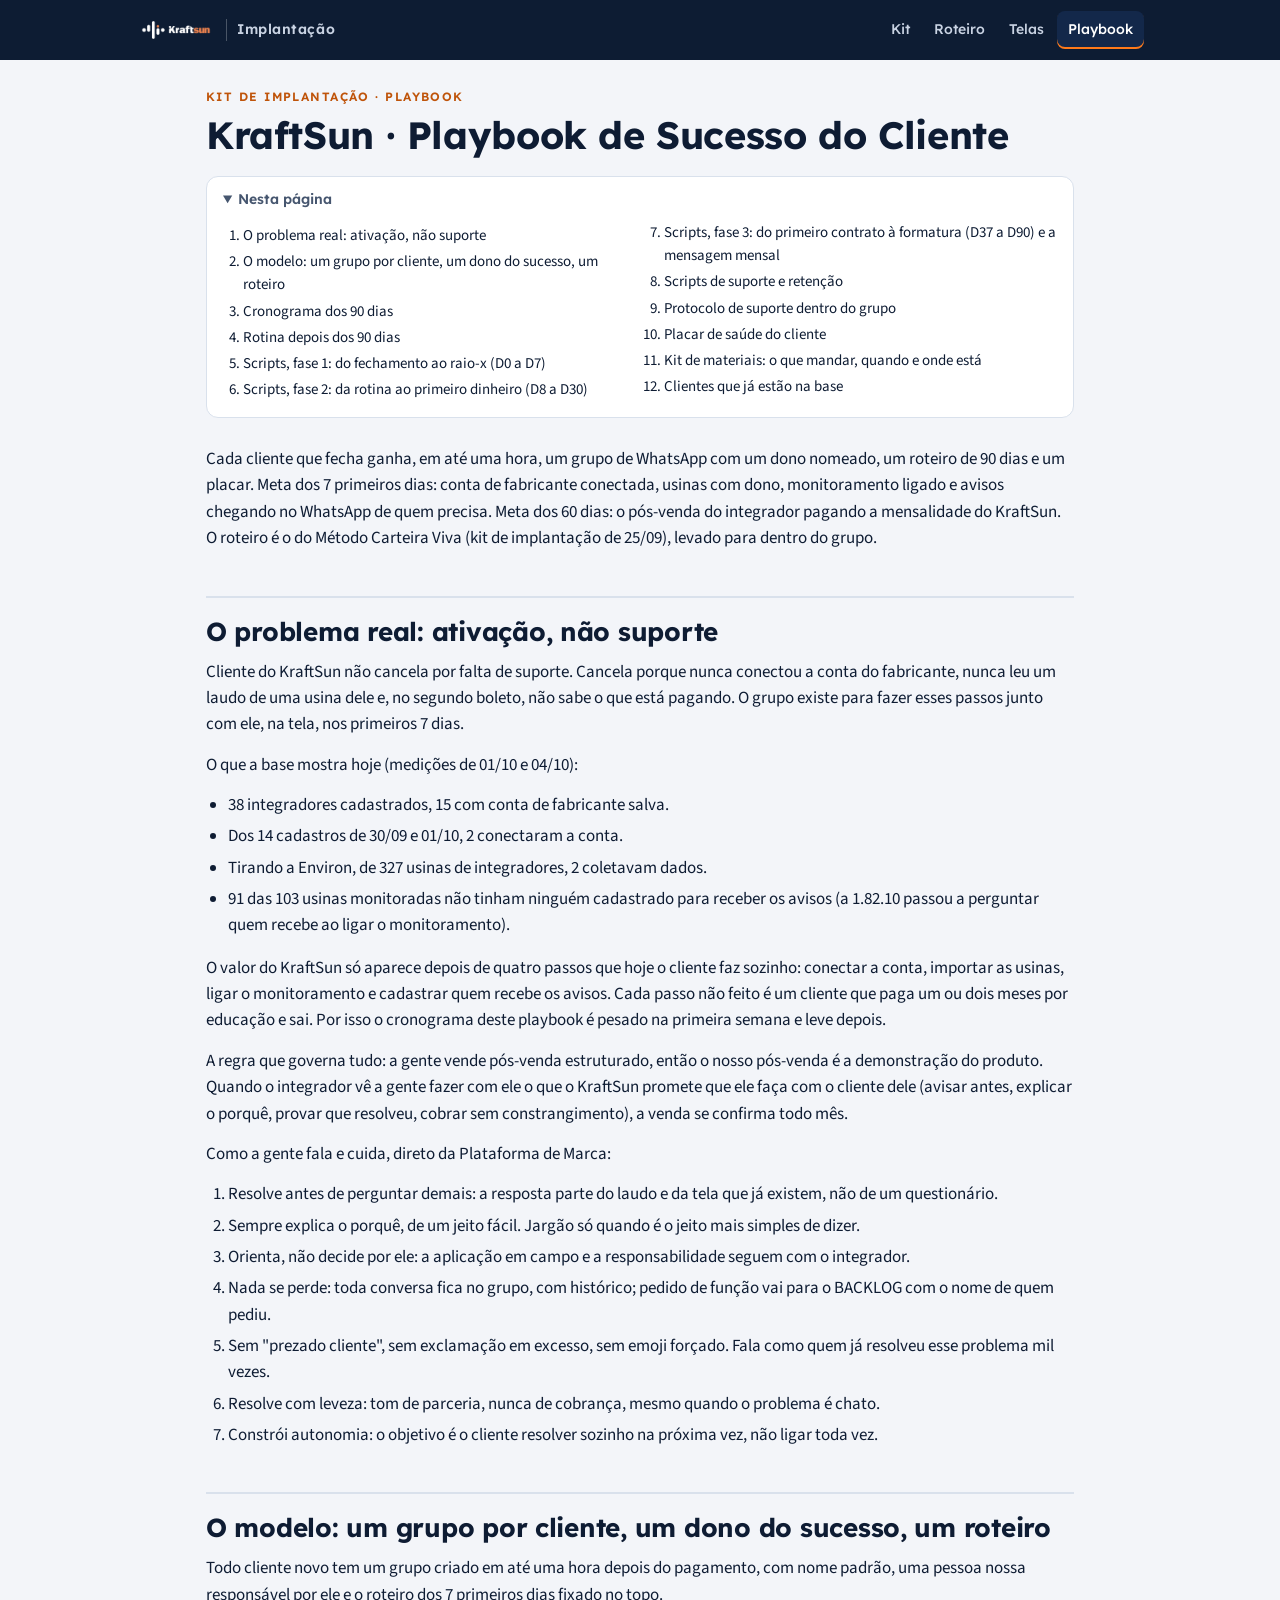
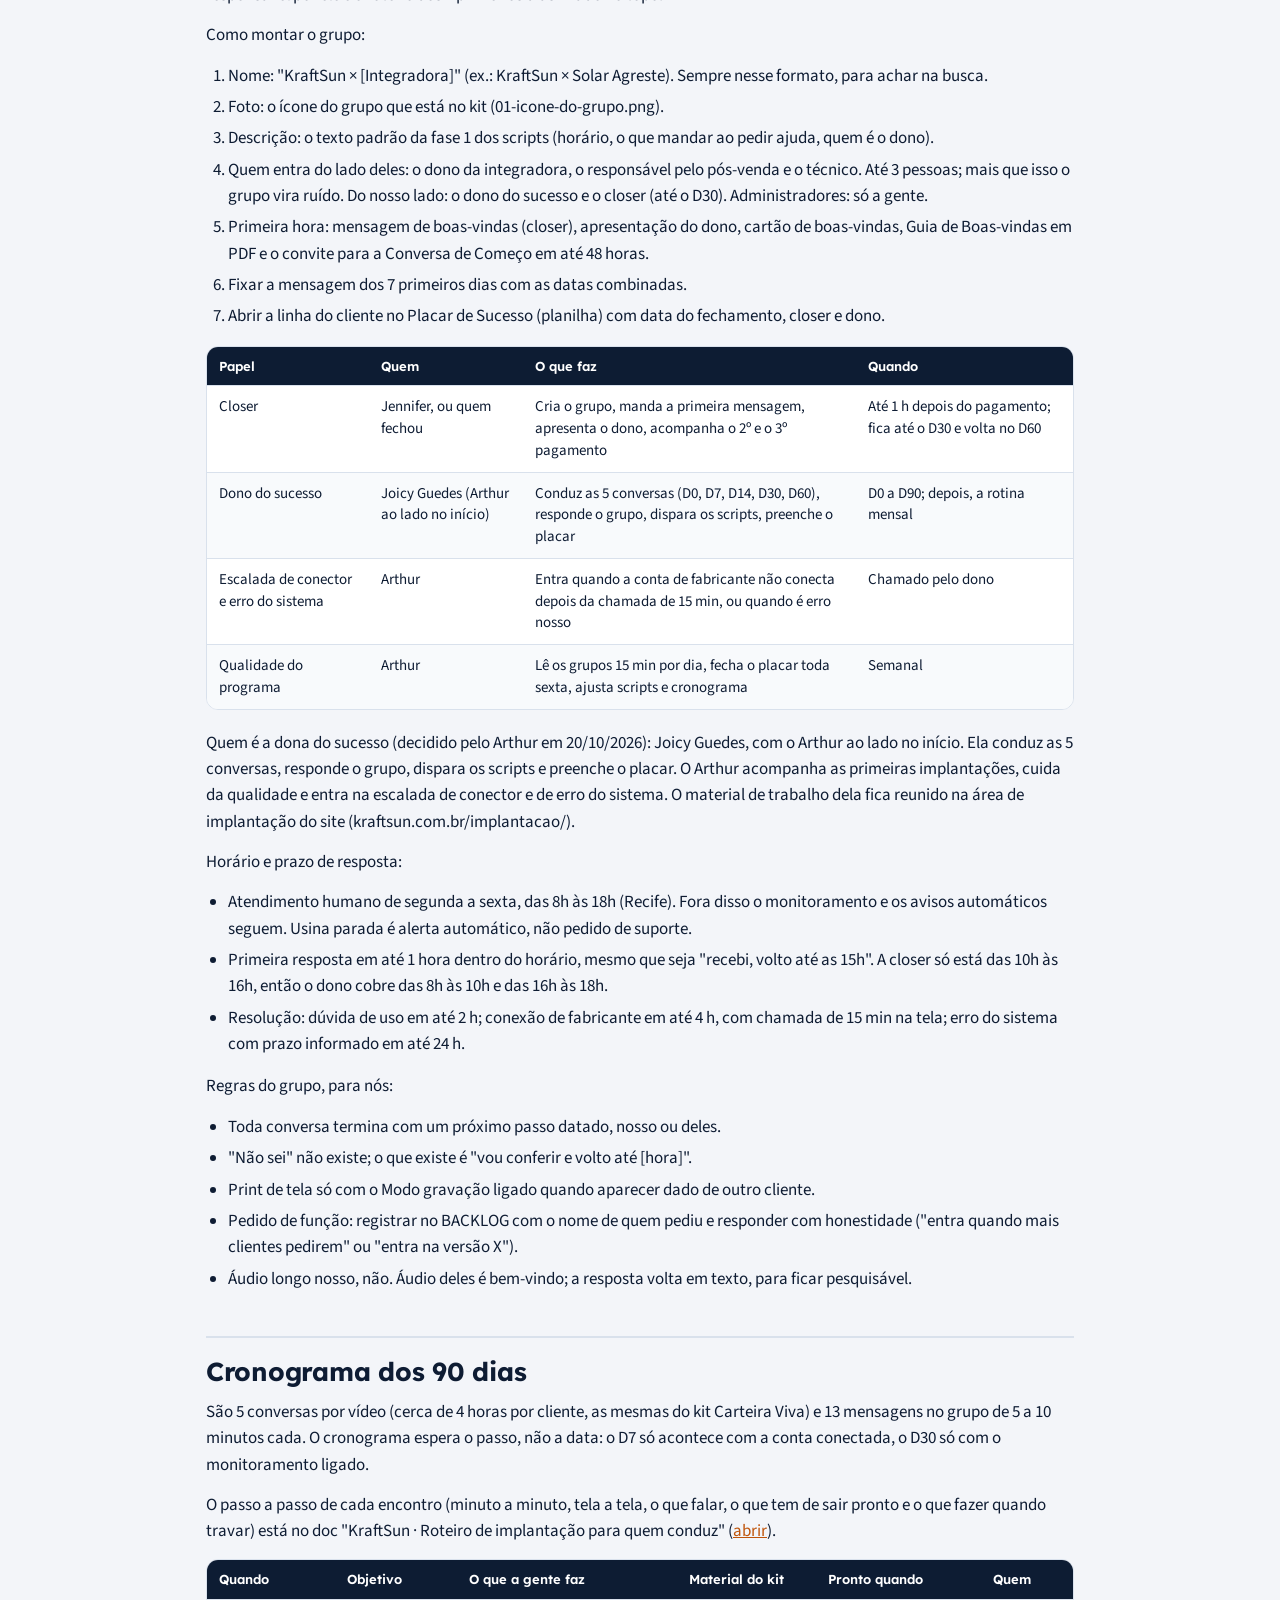
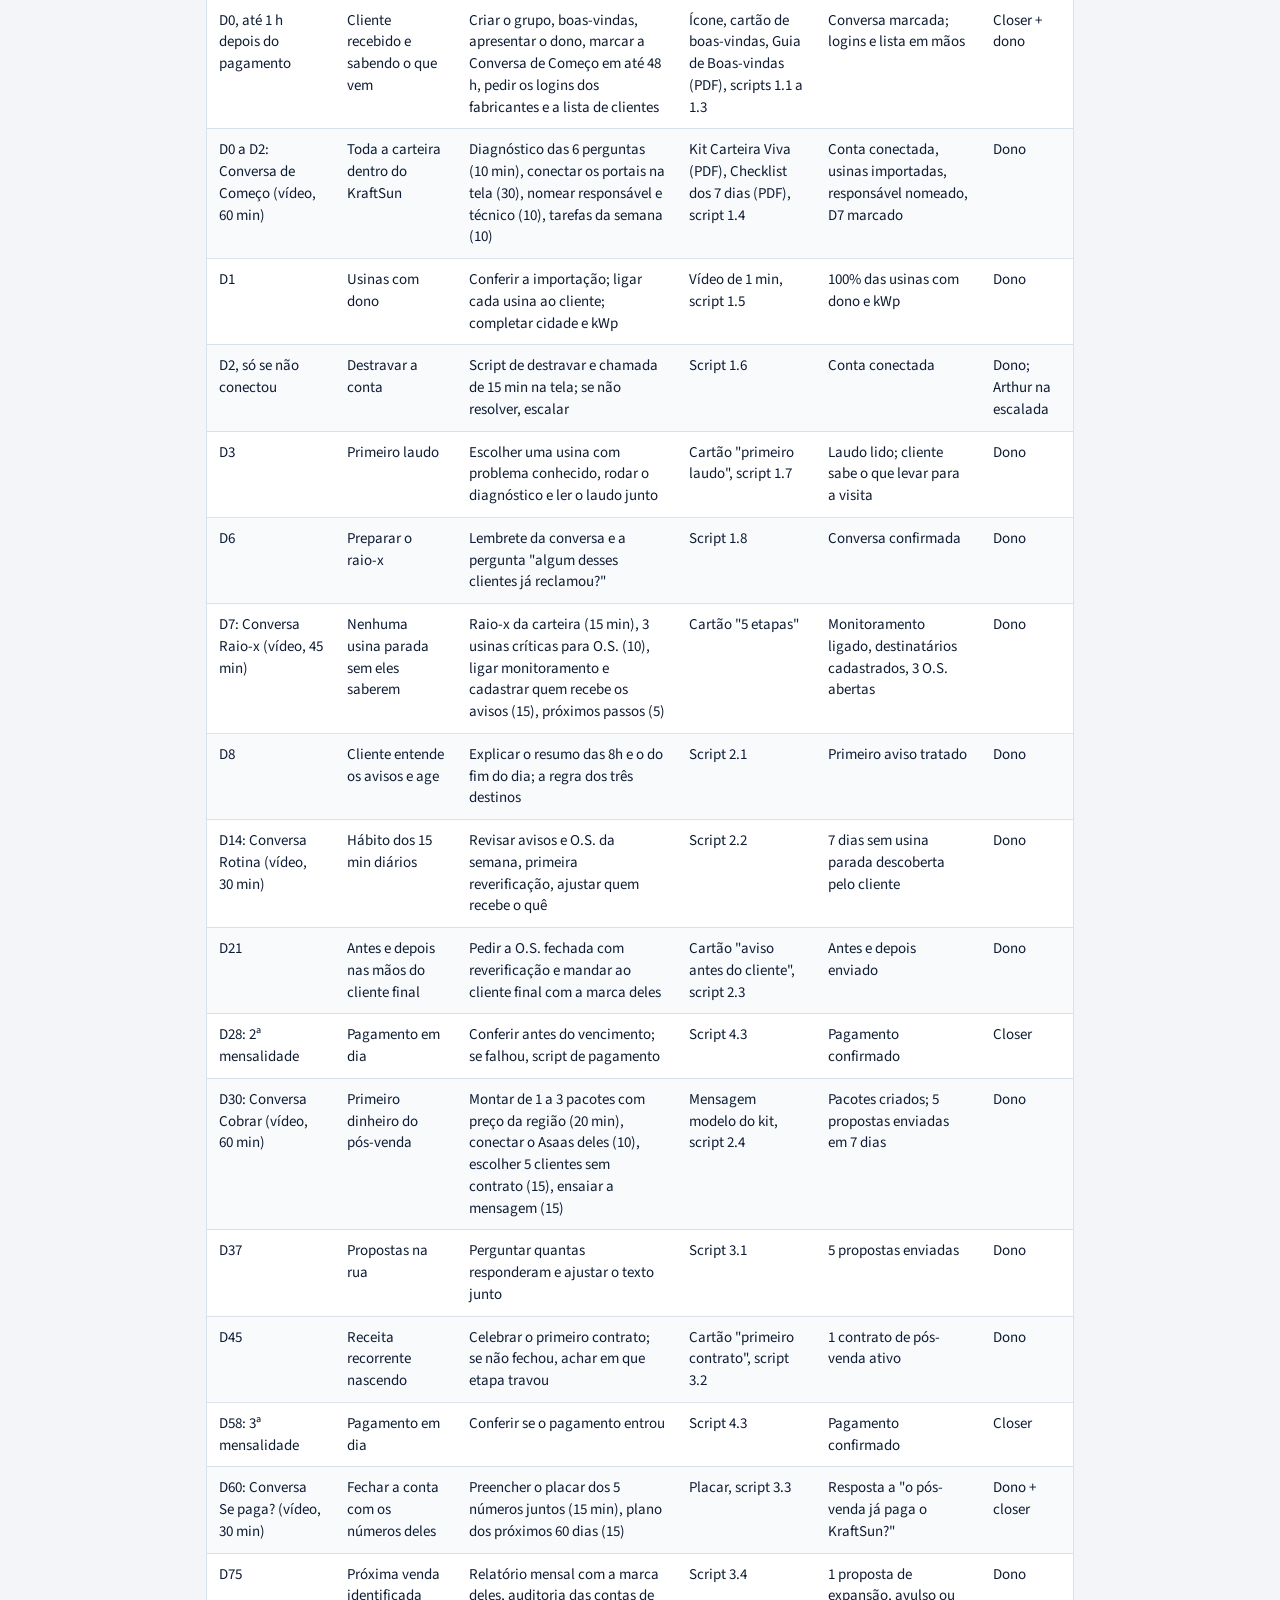
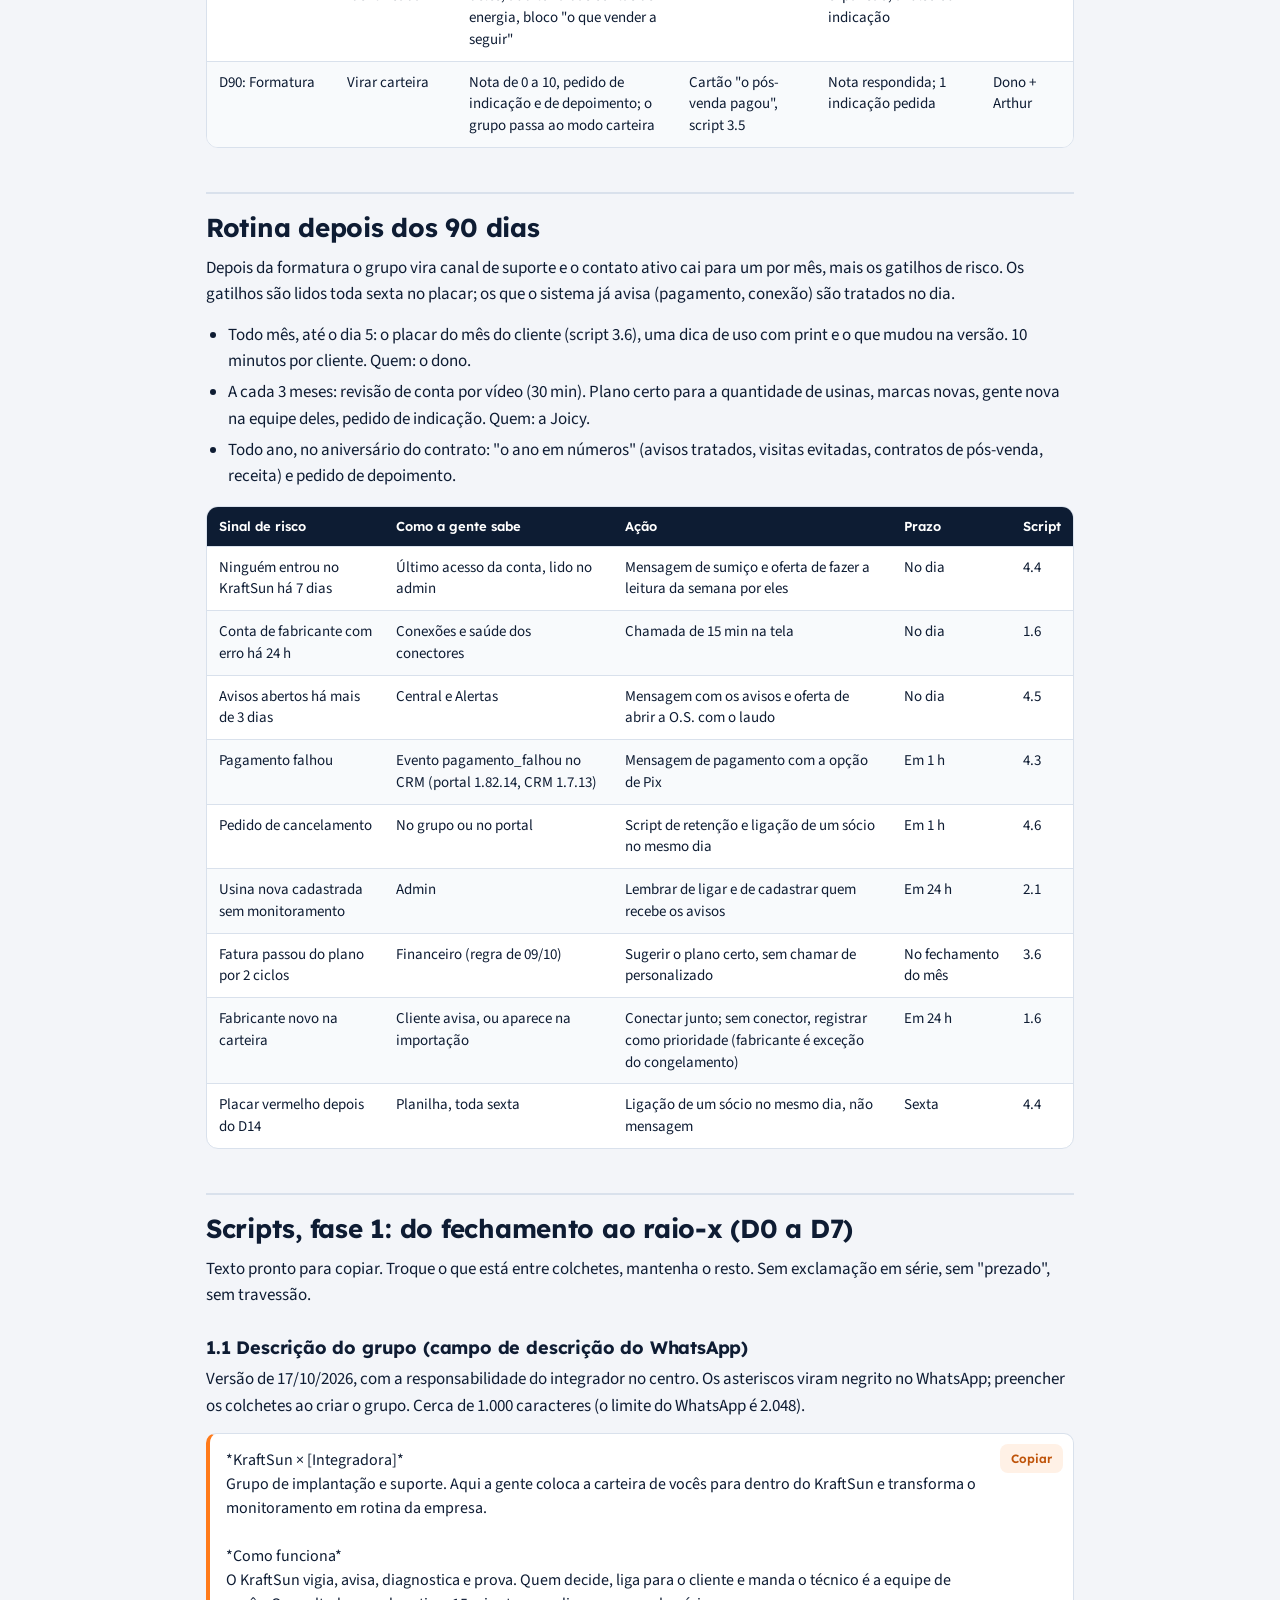
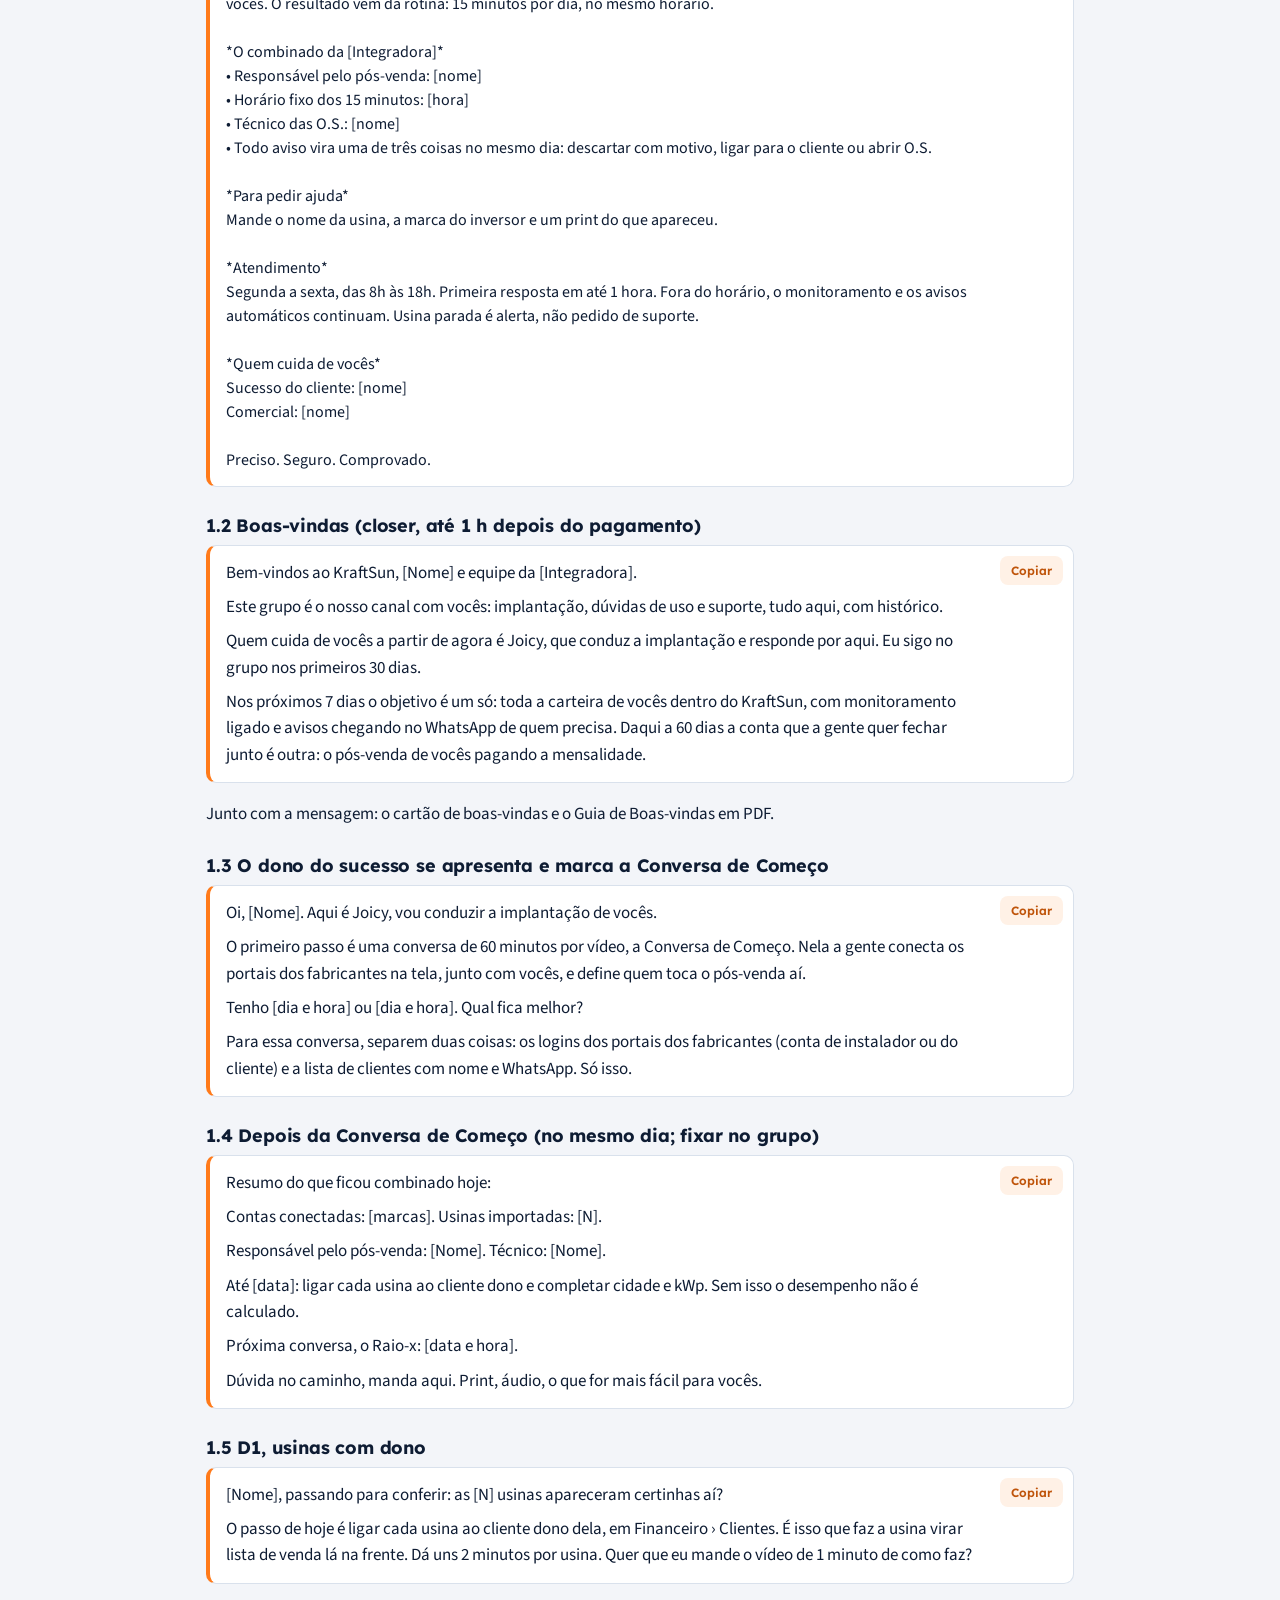
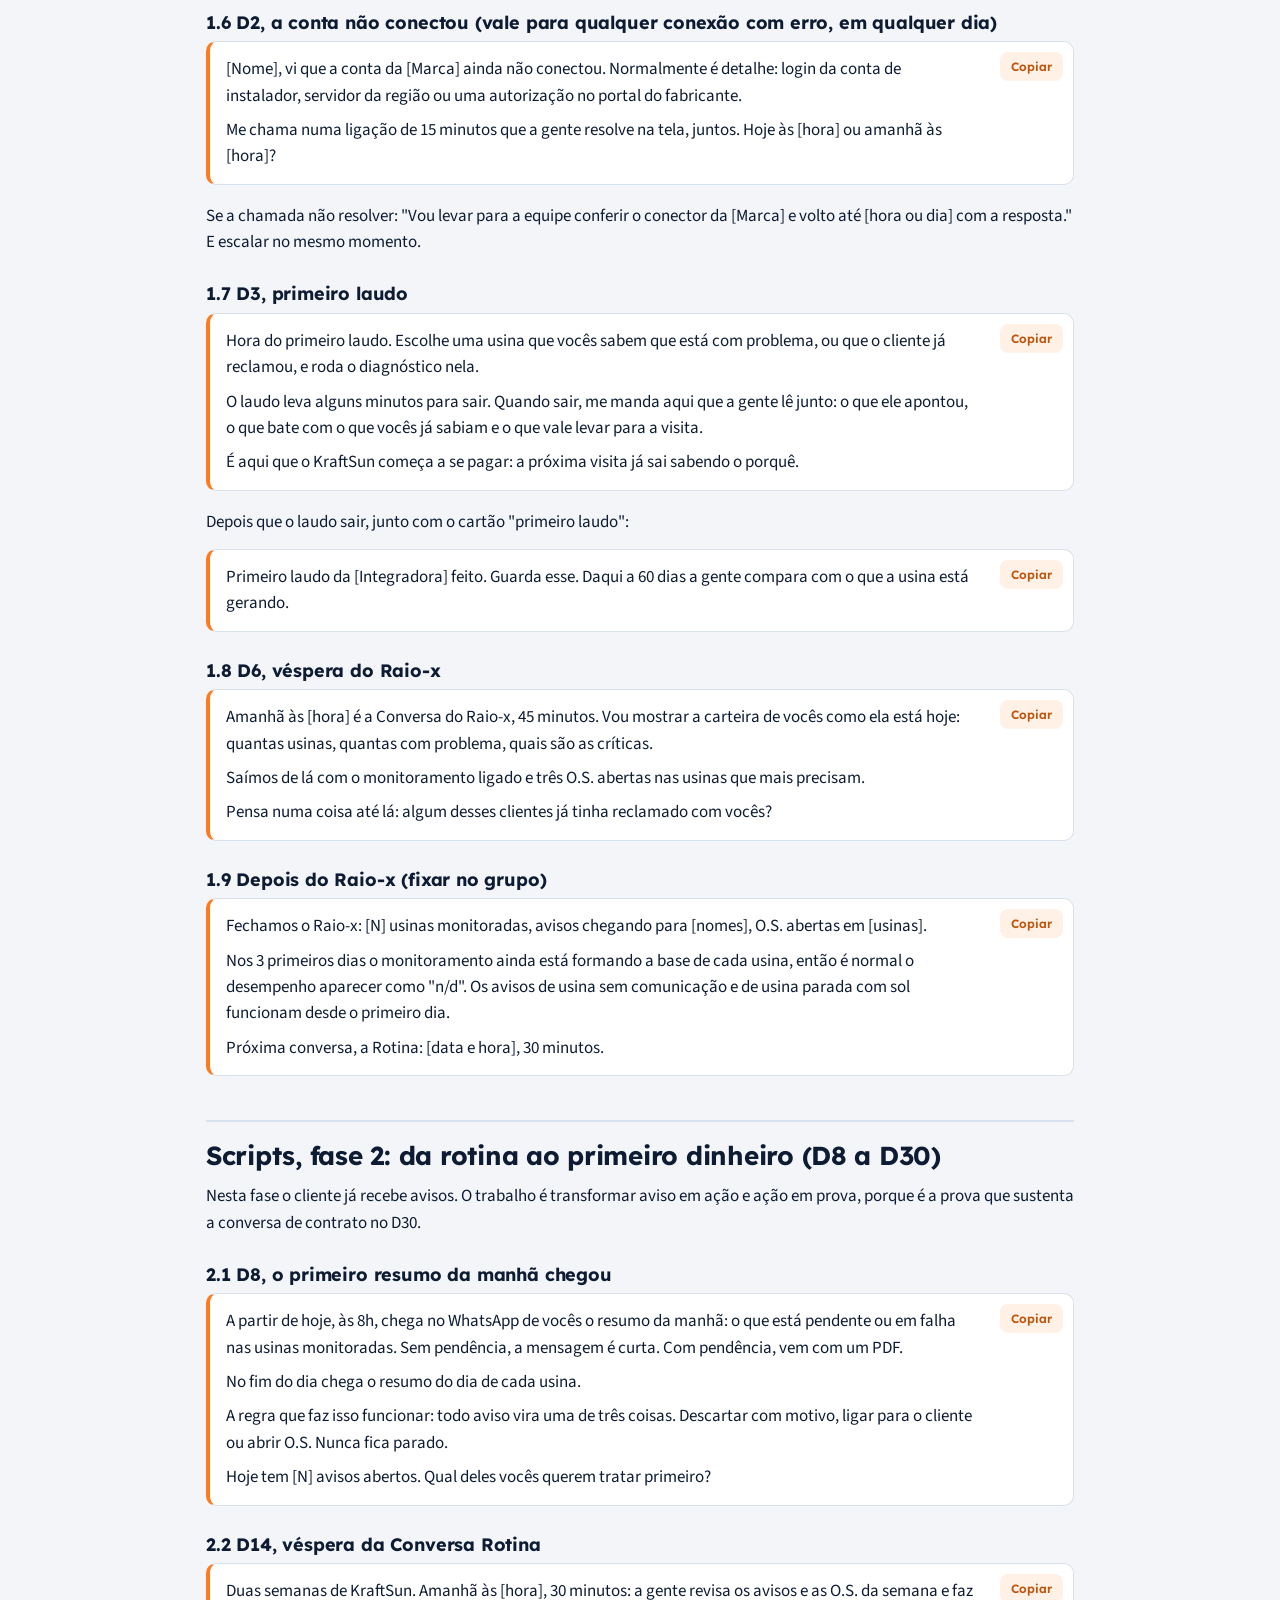
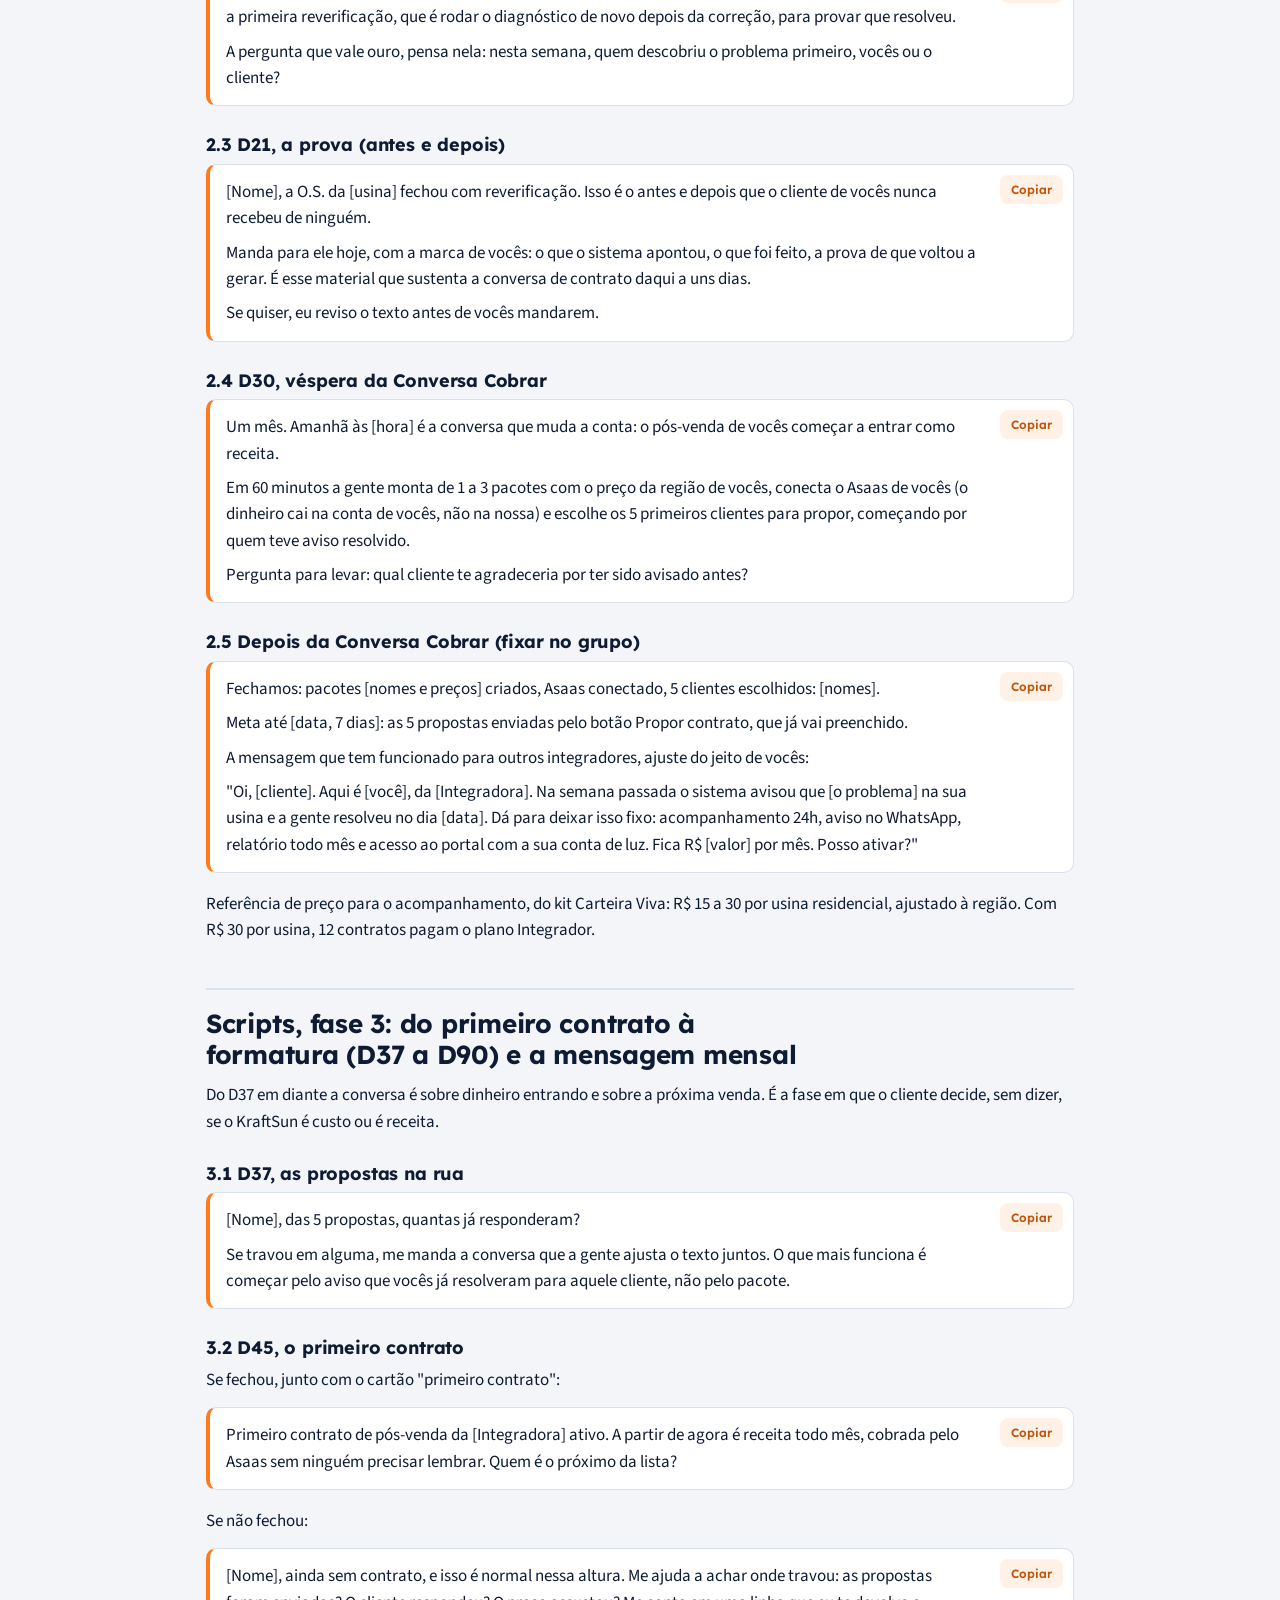
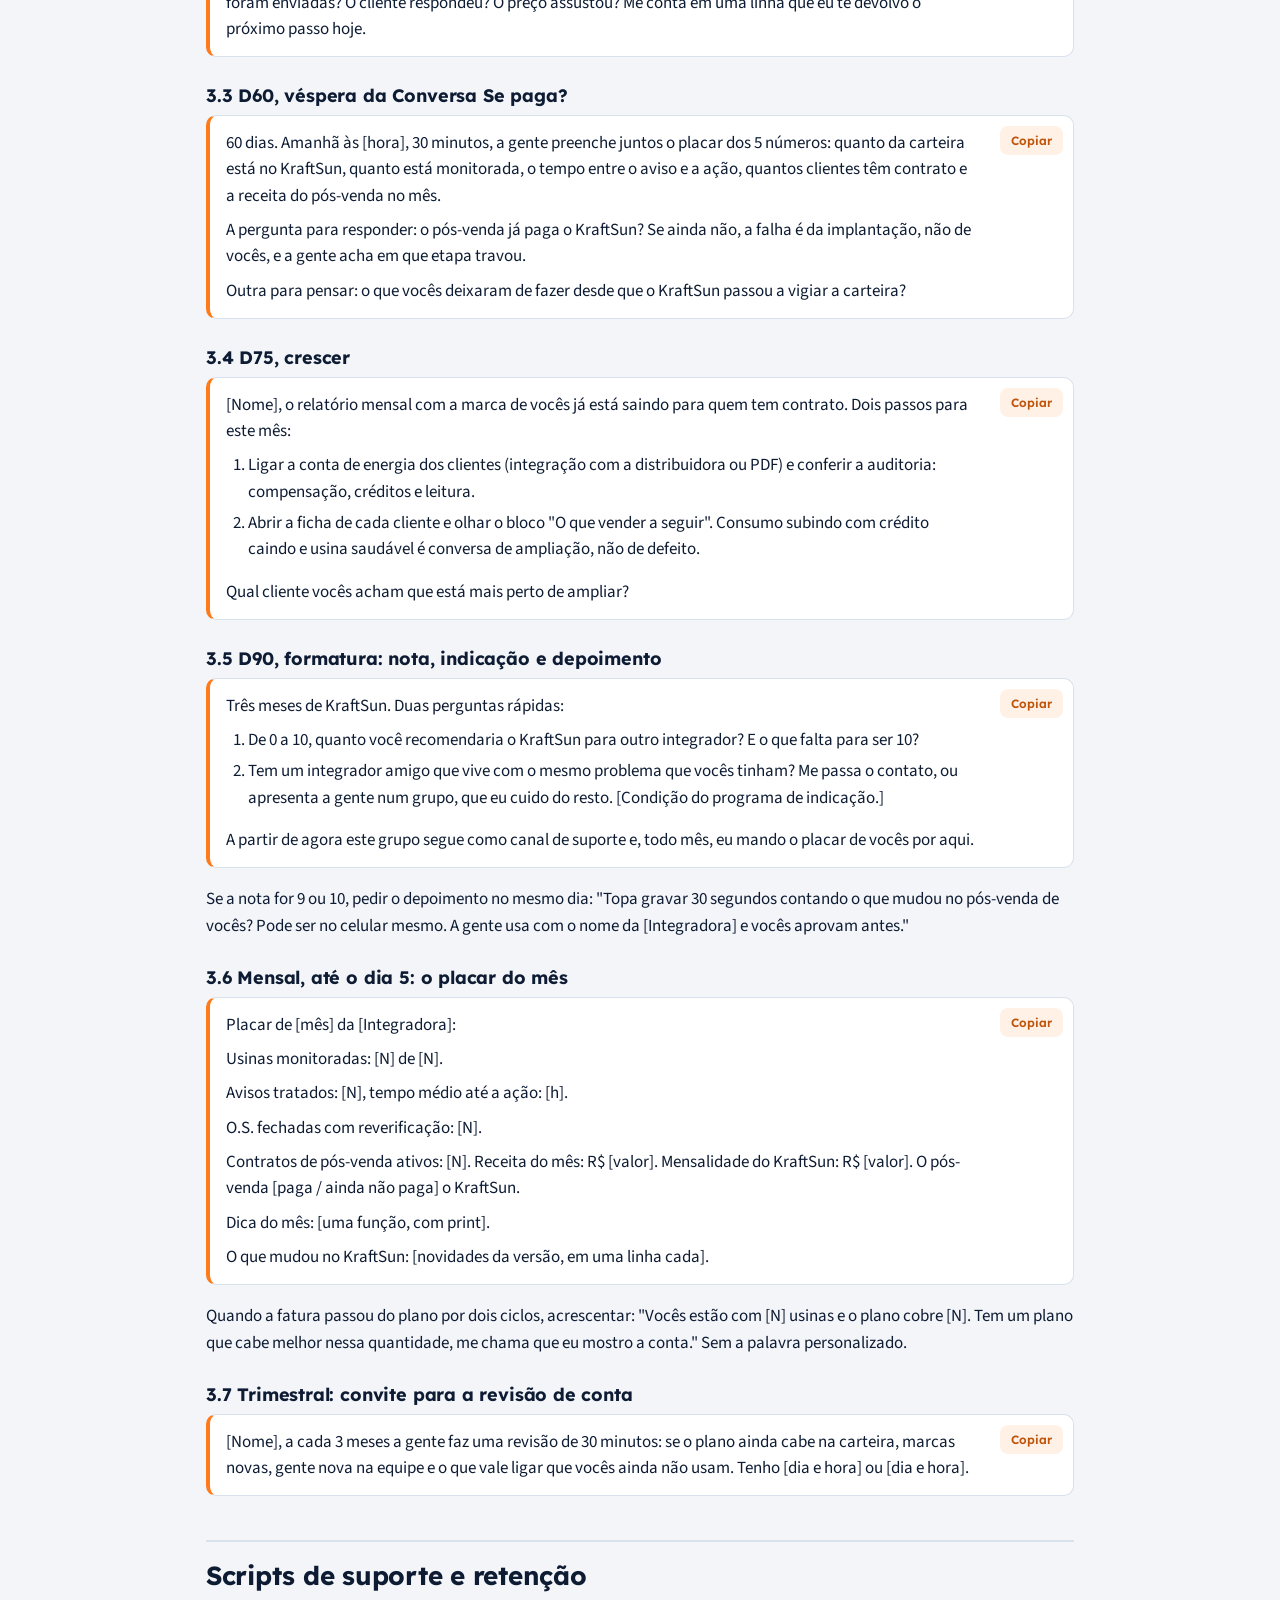
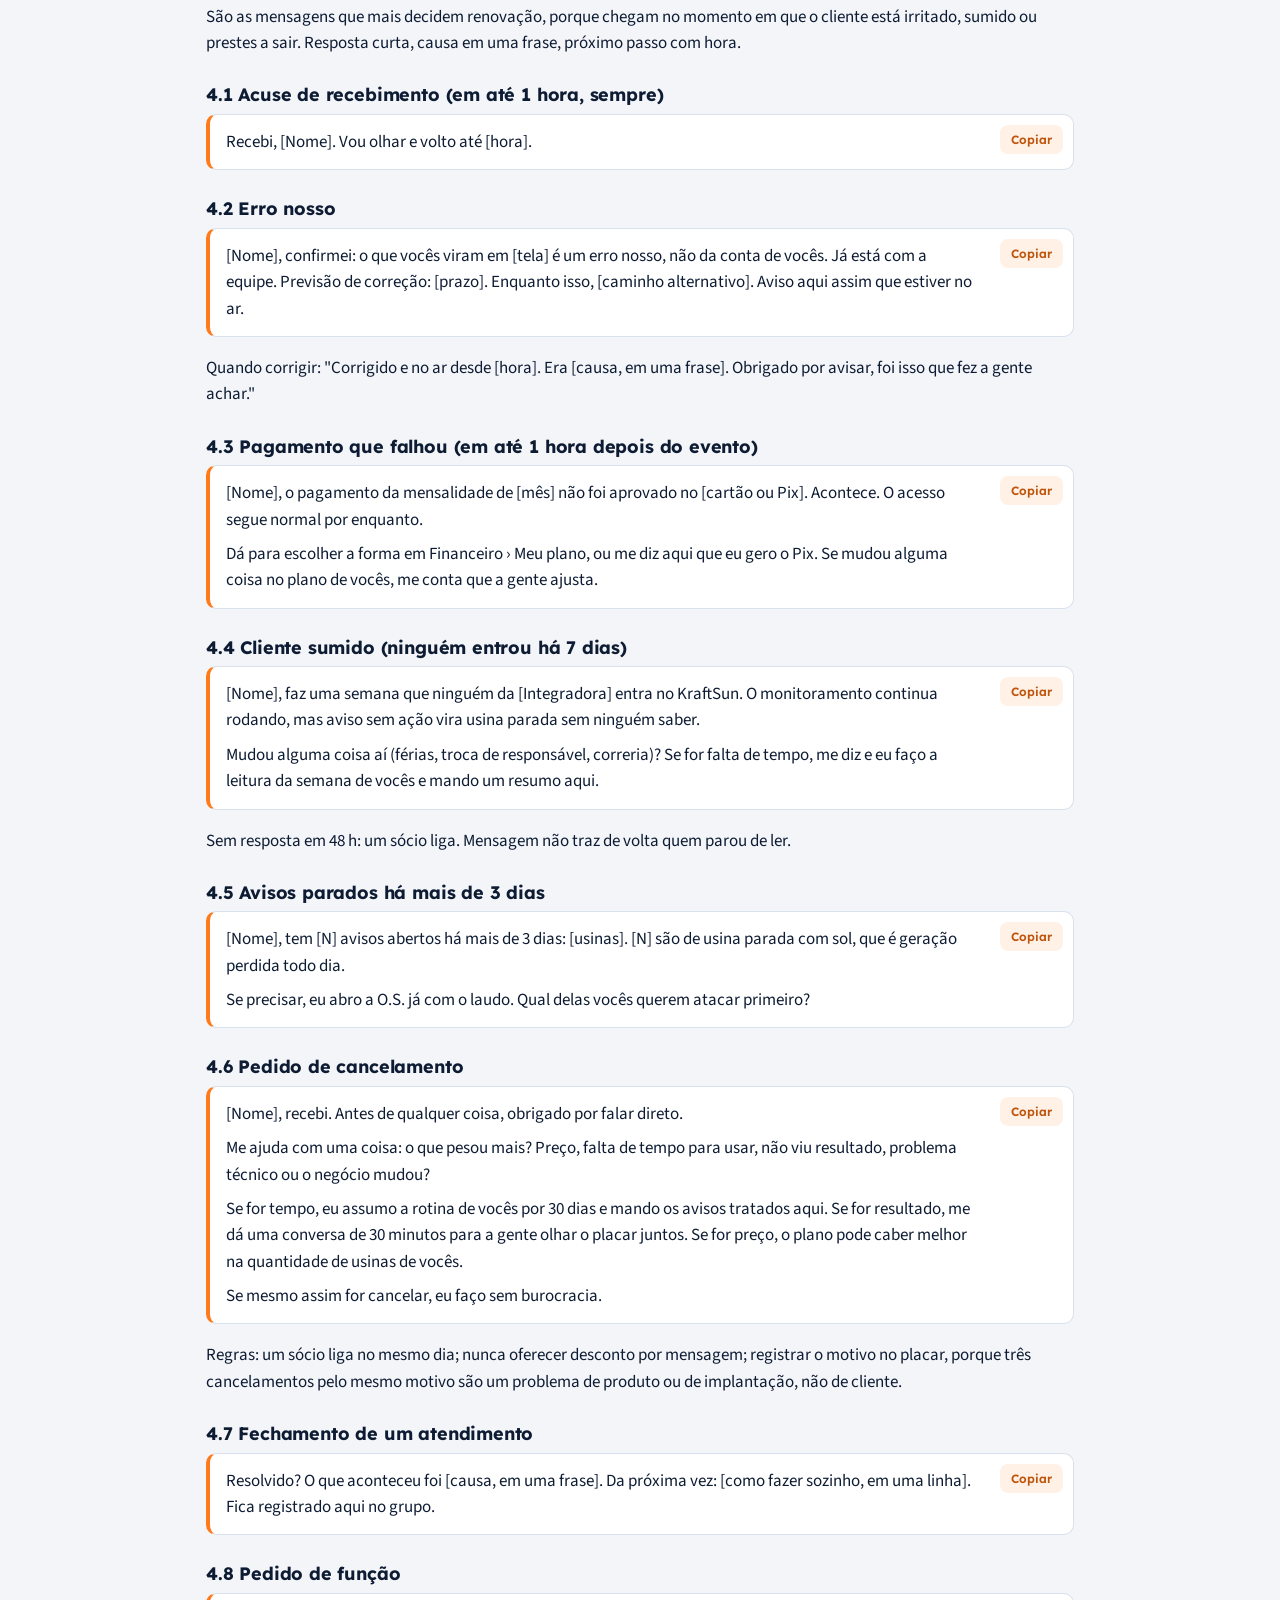
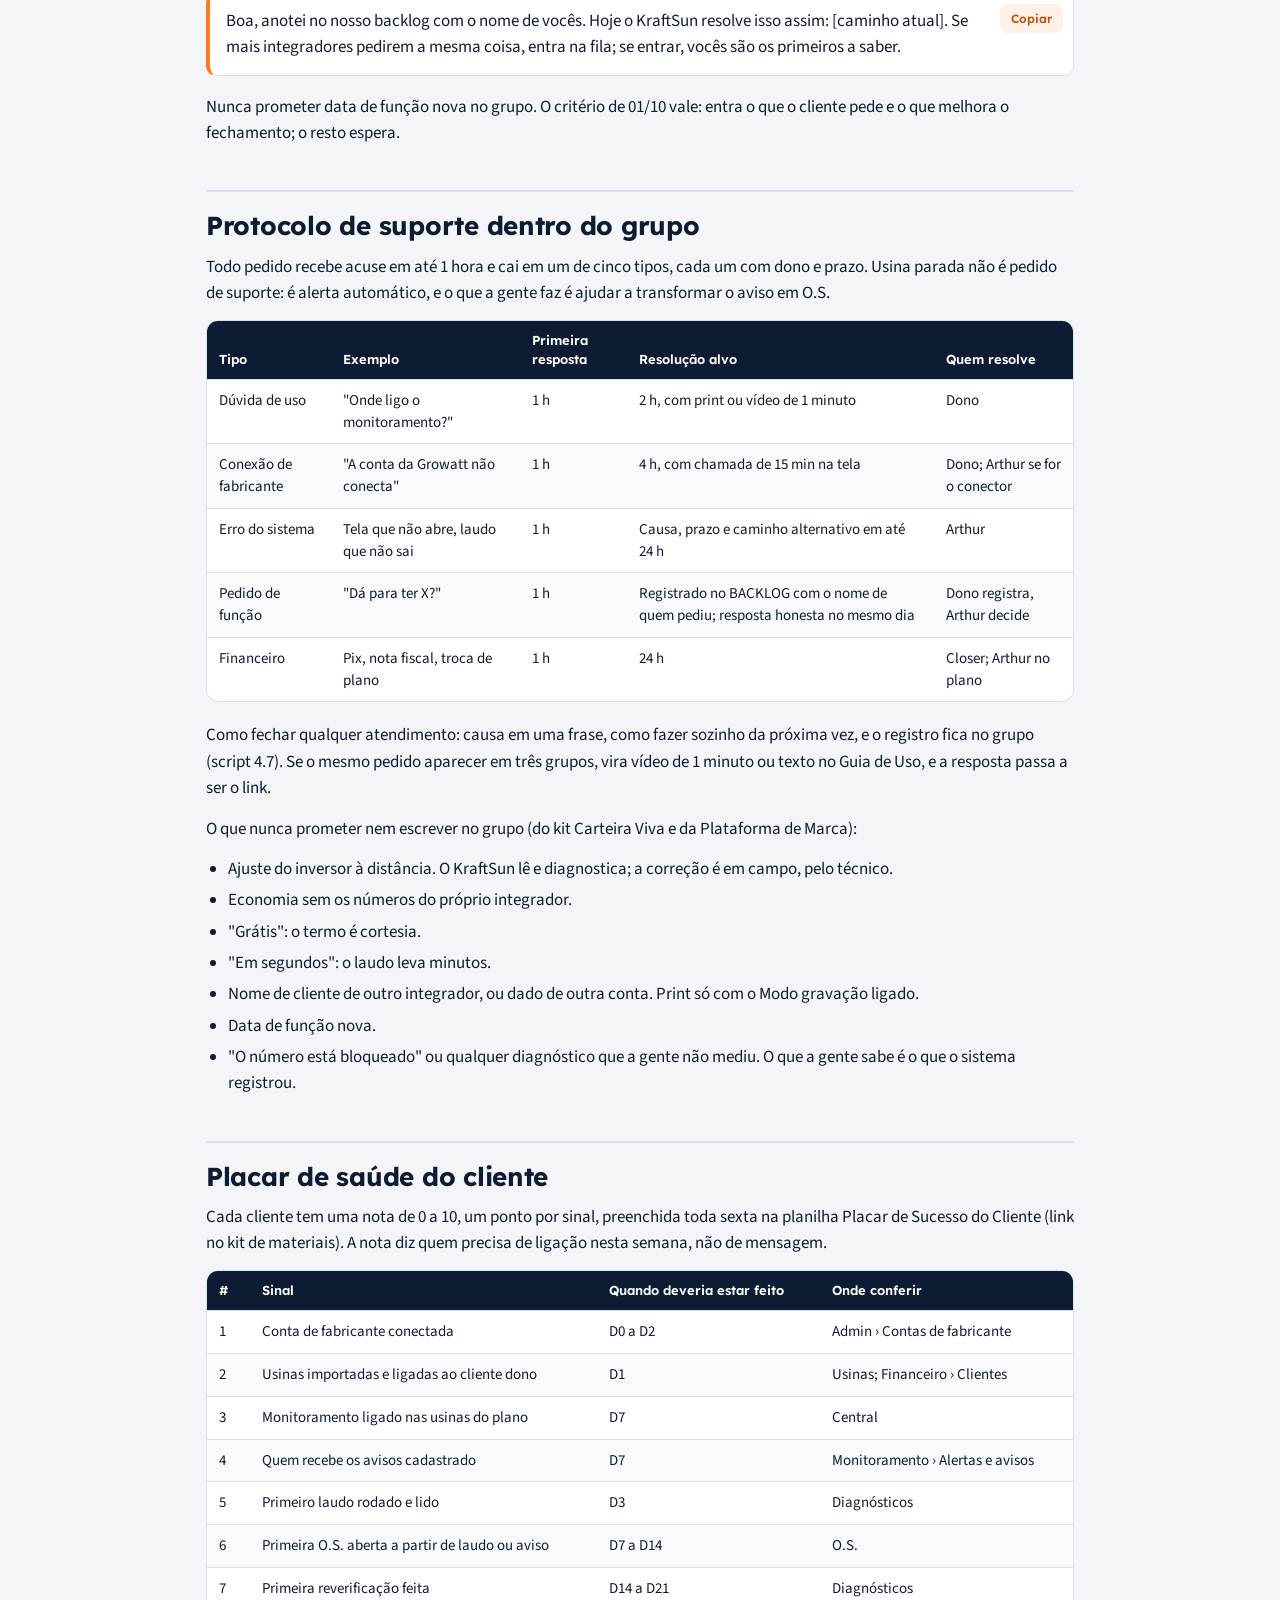
<file: implantacao/playbook/index.html>
<!doctype html>
<html lang="pt-BR">
<head>
<meta charset="utf-8">
<meta name="viewport" content="width=device-width,initial-scale=1,viewport-fit=cover">
<meta name="robots" content="noindex, nofollow">
<title>Playbook de Sucesso do Cliente · KraftSun</title>
<link rel="icon" type="image/png" href="/favicon-32x32.png">
<link rel="preconnect" href="https://fonts.googleapis.com">
<link rel="preconnect" href="https://fonts.gstatic.com" crossorigin>
<link rel="stylesheet" href="https://fonts.googleapis.com/css2?family=Lexend:wght@500;600;700&family=Source+Sans+3:wght@400;600;700&display=swap">
<link rel="stylesheet" href="../estilo.css">
</head>
<body>
<header class="top">
  <div class="wrap top-in">
    <a class="brand" href="../"><img src="/assets/logo-kraftsun-branca.png" alt="KraftSun"><span>Implantação</span></a>
    <nav class="nav">
      <a href="../">Kit</a>
      <a href="../roteiro/">Roteiro</a>
      <a href="../telas/">Telas</a>
      <a href="../playbook/" aria-current="page">Playbook</a>
    </nav>
  </div>
</header>
<main class="wrap doc">
  <p class="kicker">Kit de implantação · Playbook</p>
  <h1>KraftSun · Playbook de Sucesso do Cliente</h1>
  <details class="toc" open><summary>Nesta página</summary><ol><li><a href="#o-problema-real-ativacao-nao-suporte">O problema real: ativação, não suporte</a></li><li><a href="#o-modelo-um-grupo-por-cliente-um-dono-do-sucesso-um-roteiro">O modelo: um grupo por cliente, um dono do sucesso, um roteiro</a></li><li><a href="#cronograma-dos-90-dias">Cronograma dos 90 dias</a></li><li><a href="#rotina-depois-dos-90-dias">Rotina depois dos 90 dias</a></li><li><a href="#scripts-fase-1-do-fechamento-ao-raio-x-d0-a-d7">Scripts, fase 1: do fechamento ao raio-x (D0 a D7)</a></li><li><a href="#scripts-fase-2-da-rotina-ao-primeiro-dinheiro-d8-a-d30">Scripts, fase 2: da rotina ao primeiro dinheiro (D8 a D30)</a></li><li><a href="#scripts-fase-3-do-primeiro-contrato-a-formatura-d37-a-d90-e-a-mensagem-mensal">Scripts, fase 3: do primeiro contrato à formatura (D37 a D90) e a mensagem mensal</a></li><li><a href="#scripts-de-suporte-e-retencao">Scripts de suporte e retenção</a></li><li><a href="#protocolo-de-suporte-dentro-do-grupo">Protocolo de suporte dentro do grupo</a></li><li><a href="#placar-de-saude-do-cliente">Placar de saúde do cliente</a></li><li><a href="#kit-de-materiais-o-que-mandar-quando-e-onde-esta">Kit de materiais: o que mandar, quando e onde está</a></li><li><a href="#clientes-que-ja-estao-na-base">Clientes que já estão na base</a></li></ol></details>
  <article class="prose">
<p>Cada cliente que fecha ganha, em até uma hora, um grupo de WhatsApp com um dono nomeado, um roteiro de 90 dias e um placar. Meta dos 7 primeiros dias: conta de fabricante conectada, usinas com dono, monitoramento ligado e avisos chegando no WhatsApp de quem precisa. Meta dos 60 dias: o pós-venda do integrador pagando a mensalidade do KraftSun. O roteiro é o do Método Carteira Viva (kit de implantação de 25/09), levado para dentro do grupo.</p>
<h2 id="o-problema-real-ativacao-nao-suporte">O problema real: ativação, não suporte</h2>
<p>Cliente do KraftSun não cancela por falta de suporte. Cancela porque nunca conectou a conta do fabricante, nunca leu um laudo de uma usina dele e, no segundo boleto, não sabe o que está pagando. O grupo existe para fazer esses passos junto com ele, na tela, nos primeiros 7 dias.</p>
<p>O que a base mostra hoje (medições de 01/10 e 04/10):</p>
<ul>
<li>38 integradores cadastrados, 15 com conta de fabricante salva.</li>
<li>Dos 14 cadastros de 30/09 e 01/10, 2 conectaram a conta.</li>
<li>Tirando a Environ, de 327 usinas de integradores, 2 coletavam dados.</li>
<li>91 das 103 usinas monitoradas não tinham ninguém cadastrado para receber os avisos (a 1.82.10 passou a perguntar quem recebe ao ligar o monitoramento).</li>
</ul>
<p>O valor do KraftSun só aparece depois de quatro passos que hoje o cliente faz sozinho: conectar a conta, importar as usinas, ligar o monitoramento e cadastrar quem recebe os avisos. Cada passo não feito é um cliente que paga um ou dois meses por educação e sai. Por isso o cronograma deste playbook é pesado na primeira semana e leve depois.</p>
<p>A regra que governa tudo: a gente vende pós-venda estruturado, então o nosso pós-venda é a demonstração do produto. Quando o integrador vê a gente fazer com ele o que o KraftSun promete que ele faça com o cliente dele (avisar antes, explicar o porquê, provar que resolveu, cobrar sem constrangimento), a venda se confirma todo mês.</p>
<p>Como a gente fala e cuida, direto da Plataforma de Marca:</p>
<ol>
<li>Resolve antes de perguntar demais: a resposta parte do laudo e da tela que já existem, não de um questionário.</li>
<li>Sempre explica o porquê, de um jeito fácil. Jargão só quando é o jeito mais simples de dizer.</li>
<li>Orienta, não decide por ele: a aplicação em campo e a responsabilidade seguem com o integrador.</li>
<li>Nada se perde: toda conversa fica no grupo, com histórico; pedido de função vai para o BACKLOG com o nome de quem pediu.</li>
<li>Sem "prezado cliente", sem exclamação em excesso, sem emoji forçado. Fala como quem já resolveu esse problema mil vezes.</li>
<li>Resolve com leveza: tom de parceria, nunca de cobrança, mesmo quando o problema é chato.</li>
<li>Constrói autonomia: o objetivo é o cliente resolver sozinho na próxima vez, não ligar toda vez.</li>
</ol>
<h2 id="o-modelo-um-grupo-por-cliente-um-dono-do-sucesso-um-roteiro">O modelo: um grupo por cliente, um dono do sucesso, um roteiro</h2>
<p>Todo cliente novo tem um grupo criado em até uma hora depois do pagamento, com nome padrão, uma pessoa nossa responsável por ele e o roteiro dos 7 primeiros dias fixado no topo.</p>
<p>Como montar o grupo:</p>
<ol>
<li>Nome: "KraftSun × [Integradora]" (ex.: KraftSun × Solar Agreste). Sempre nesse formato, para achar na busca.</li>
<li>Foto: o ícone do grupo que está no kit (01-icone-do-grupo.png).</li>
<li>Descrição: o texto padrão da fase 1 dos scripts (horário, o que mandar ao pedir ajuda, quem é o dono).</li>
<li>Quem entra do lado deles: o dono da integradora, o responsável pelo pós-venda e o técnico. Até 3 pessoas; mais que isso o grupo vira ruído. Do nosso lado: o dono do sucesso e o closer (até o D30). Administradores: só a gente.</li>
<li>Primeira hora: mensagem de boas-vindas (closer), apresentação do dono, cartão de boas-vindas, Guia de Boas-vindas em PDF e o convite para a Conversa de Começo em até 48 horas.</li>
<li>Fixar a mensagem dos 7 primeiros dias com as datas combinadas.</li>
<li>Abrir a linha do cliente no Placar de Sucesso (planilha) com data do fechamento, closer e dono.</li>
</ol>
<div class="tbl"><table>
<thead>
<tr>
<th>Papel</th>
<th>Quem</th>
<th>O que faz</th>
<th>Quando</th>
</tr>
</thead>
<tbody>
<tr>
<td>Closer</td>
<td>Jennifer, ou quem fechou</td>
<td>Cria o grupo, manda a primeira mensagem, apresenta o dono, acompanha o 2º e o 3º pagamento</td>
<td>Até 1 h depois do pagamento; fica até o D30 e volta no D60</td>
</tr>
<tr>
<td>Dono do sucesso</td>
<td>Joicy Guedes (Arthur ao lado no início)</td>
<td>Conduz as 5 conversas (D0, D7, D14, D30, D60), responde o grupo, dispara os scripts, preenche o placar</td>
<td>D0 a D90; depois, a rotina mensal</td>
</tr>
<tr>
<td>Escalada de conector e erro do sistema</td>
<td>Arthur</td>
<td>Entra quando a conta de fabricante não conecta depois da chamada de 15 min, ou quando é erro nosso</td>
<td>Chamado pelo dono</td>
</tr>
<tr>
<td>Qualidade do programa</td>
<td>Arthur</td>
<td>Lê os grupos 15 min por dia, fecha o placar toda sexta, ajusta scripts e cronograma</td>
<td>Semanal</td>
</tr>
</tbody>
</table></div>
<p>Quem é a dona do sucesso (decidido pelo Arthur em 20/10/2026): Joicy Guedes, com o Arthur ao lado no início. Ela conduz as 5 conversas, responde o grupo, dispara os scripts e preenche o placar. O Arthur acompanha as primeiras implantações, cuida da qualidade e entra na escalada de conector e de erro do sistema. O material de trabalho dela fica reunido na área de implantação do site (kraftsun.com.br/implantacao/).</p>
<p>Horário e prazo de resposta:</p>
<ul>
<li>Atendimento humano de segunda a sexta, das 8h às 18h (Recife). Fora disso o monitoramento e os avisos automáticos seguem. Usina parada é alerta automático, não pedido de suporte.</li>
<li>Primeira resposta em até 1 hora dentro do horário, mesmo que seja "recebi, volto até as 15h". A closer só está das 10h às 16h, então o dono cobre das 8h às 10h e das 16h às 18h.</li>
<li>Resolução: dúvida de uso em até 2 h; conexão de fabricante em até 4 h, com chamada de 15 min na tela; erro do sistema com prazo informado em até 24 h.</li>
</ul>
<p>Regras do grupo, para nós:</p>
<ul>
<li>Toda conversa termina com um próximo passo datado, nosso ou deles.</li>
<li>"Não sei" não existe; o que existe é "vou conferir e volto até [hora]".</li>
<li>Print de tela só com o Modo gravação ligado quando aparecer dado de outro cliente.</li>
<li>Pedido de função: registrar no BACKLOG com o nome de quem pediu e responder com honestidade ("entra quando mais clientes pedirem" ou "entra na versão X").</li>
<li>Áudio longo nosso, não. Áudio deles é bem-vindo; a resposta volta em texto, para ficar pesquisável.</li>
</ul>
<h2 id="cronograma-dos-90-dias">Cronograma dos 90 dias</h2>
<p>São 5 conversas por vídeo (cerca de 4 horas por cliente, as mesmas do kit Carteira Viva) e 13 mensagens no grupo de 5 a 10 minutos cada. O cronograma espera o passo, não a data: o D7 só acontece com a conta conectada, o D30 só com o monitoramento ligado.</p>
<p>O passo a passo de cada encontro (minuto a minuto, tela a tela, o que falar, o que tem de sair pronto e o que fazer quando travar) está no doc "KraftSun · Roteiro de implantação para quem conduz" (<a href="../roteiro/">abrir</a>).</p>
<div class="tbl"><table>
<thead>
<tr>
<th>Quando</th>
<th>Objetivo</th>
<th>O que a gente faz</th>
<th>Material do kit</th>
<th>Pronto quando</th>
<th>Quem</th>
</tr>
</thead>
<tbody>
<tr>
<td>D0, até 1 h depois do pagamento</td>
<td>Cliente recebido e sabendo o que vem</td>
<td>Criar o grupo, boas-vindas, apresentar o dono, marcar a Conversa de Começo em até 48 h, pedir os logins dos fabricantes e a lista de clientes</td>
<td>Ícone, cartão de boas-vindas, Guia de Boas-vindas (PDF), scripts 1.1 a 1.3</td>
<td>Conversa marcada; logins e lista em mãos</td>
<td>Closer + dono</td>
</tr>
<tr>
<td>D0 a D2: Conversa de Começo (vídeo, 60 min)</td>
<td>Toda a carteira dentro do KraftSun</td>
<td>Diagnóstico das 6 perguntas (10 min), conectar os portais na tela (30), nomear responsável e técnico (10), tarefas da semana (10)</td>
<td>Kit Carteira Viva (PDF), Checklist dos 7 dias (PDF), script 1.4</td>
<td>Conta conectada, usinas importadas, responsável nomeado, D7 marcado</td>
<td>Dono</td>
</tr>
<tr>
<td>D1</td>
<td>Usinas com dono</td>
<td>Conferir a importação; ligar cada usina ao cliente; completar cidade e kWp</td>
<td>Vídeo de 1 min, script 1.5</td>
<td>100% das usinas com dono e kWp</td>
<td>Dono</td>
</tr>
<tr>
<td>D2, só se não conectou</td>
<td>Destravar a conta</td>
<td>Script de destravar e chamada de 15 min na tela; se não resolver, escalar</td>
<td>Script 1.6</td>
<td>Conta conectada</td>
<td>Dono; Arthur na escalada</td>
</tr>
<tr>
<td>D3</td>
<td>Primeiro laudo</td>
<td>Escolher uma usina com problema conhecido, rodar o diagnóstico e ler o laudo junto</td>
<td>Cartão "primeiro laudo", script 1.7</td>
<td>Laudo lido; cliente sabe o que levar para a visita</td>
<td>Dono</td>
</tr>
<tr>
<td>D6</td>
<td>Preparar o raio-x</td>
<td>Lembrete da conversa e a pergunta "algum desses clientes já reclamou?"</td>
<td>Script 1.8</td>
<td>Conversa confirmada</td>
<td>Dono</td>
</tr>
<tr>
<td>D7: Conversa Raio-x (vídeo, 45 min)</td>
<td>Nenhuma usina parada sem eles saberem</td>
<td>Raio-x da carteira (15 min), 3 usinas críticas para O.S. (10), ligar monitoramento e cadastrar quem recebe os avisos (15), próximos passos (5)</td>
<td>Cartão "5 etapas"</td>
<td>Monitoramento ligado, destinatários cadastrados, 3 O.S. abertas</td>
<td>Dono</td>
</tr>
<tr>
<td>D8</td>
<td>Cliente entende os avisos e age</td>
<td>Explicar o resumo das 8h e o do fim do dia; a regra dos três destinos</td>
<td>Script 2.1</td>
<td>Primeiro aviso tratado</td>
<td>Dono</td>
</tr>
<tr>
<td>D14: Conversa Rotina (vídeo, 30 min)</td>
<td>Hábito dos 15 min diários</td>
<td>Revisar avisos e O.S. da semana, primeira reverificação, ajustar quem recebe o quê</td>
<td>Script 2.2</td>
<td>7 dias sem usina parada descoberta pelo cliente</td>
<td>Dono</td>
</tr>
<tr>
<td>D21</td>
<td>Antes e depois nas mãos do cliente final</td>
<td>Pedir a O.S. fechada com reverificação e mandar ao cliente final com a marca deles</td>
<td>Cartão "aviso antes do cliente", script 2.3</td>
<td>Antes e depois enviado</td>
<td>Dono</td>
</tr>
<tr>
<td>D28: 2ª mensalidade</td>
<td>Pagamento em dia</td>
<td>Conferir antes do vencimento; se falhou, script de pagamento</td>
<td>Script 4.3</td>
<td>Pagamento confirmado</td>
<td>Closer</td>
</tr>
<tr>
<td>D30: Conversa Cobrar (vídeo, 60 min)</td>
<td>Primeiro dinheiro do pós-venda</td>
<td>Montar de 1 a 3 pacotes com preço da região (20 min), conectar o Asaas deles (10), escolher 5 clientes sem contrato (15), ensaiar a mensagem (15)</td>
<td>Mensagem modelo do kit, script 2.4</td>
<td>Pacotes criados; 5 propostas enviadas em 7 dias</td>
<td>Dono</td>
</tr>
<tr>
<td>D37</td>
<td>Propostas na rua</td>
<td>Perguntar quantas responderam e ajustar o texto junto</td>
<td>Script 3.1</td>
<td>5 propostas enviadas</td>
<td>Dono</td>
</tr>
<tr>
<td>D45</td>
<td>Receita recorrente nascendo</td>
<td>Celebrar o primeiro contrato; se não fechou, achar em que etapa travou</td>
<td>Cartão "primeiro contrato", script 3.2</td>
<td>1 contrato de pós-venda ativo</td>
<td>Dono</td>
</tr>
<tr>
<td>D58: 3ª mensalidade</td>
<td>Pagamento em dia</td>
<td>Conferir se o pagamento entrou</td>
<td>Script 4.3</td>
<td>Pagamento confirmado</td>
<td>Closer</td>
</tr>
<tr>
<td>D60: Conversa Se paga? (vídeo, 30 min)</td>
<td>Fechar a conta com os números deles</td>
<td>Preencher o placar dos 5 números juntos (15 min), plano dos próximos 60 dias (15)</td>
<td>Placar, script 3.3</td>
<td>Resposta a "o pós-venda já paga o KraftSun?"</td>
<td>Dono + closer</td>
</tr>
<tr>
<td>D75</td>
<td>Próxima venda identificada</td>
<td>Relatório mensal com a marca deles, auditoria das contas de energia, bloco "o que vender a seguir"</td>
<td>Script 3.4</td>
<td>1 proposta de expansão, avulso ou indicação</td>
<td>Dono</td>
</tr>
<tr>
<td>D90: Formatura</td>
<td>Virar carteira</td>
<td>Nota de 0 a 10, pedido de indicação e de depoimento; o grupo passa ao modo carteira</td>
<td>Cartão "o pós-venda pagou", script 3.5</td>
<td>Nota respondida; 1 indicação pedida</td>
<td>Dono + Arthur</td>
</tr>
</tbody>
</table></div>
<h2 id="rotina-depois-dos-90-dias">Rotina depois dos 90 dias</h2>
<p>Depois da formatura o grupo vira canal de suporte e o contato ativo cai para um por mês, mais os gatilhos de risco. Os gatilhos são lidos toda sexta no placar; os que o sistema já avisa (pagamento, conexão) são tratados no dia.</p>
<ul>
<li>Todo mês, até o dia 5: o placar do mês do cliente (script 3.6), uma dica de uso com print e o que mudou na versão. 10 minutos por cliente. Quem: o dono.</li>
<li>A cada 3 meses: revisão de conta por vídeo (30 min). Plano certo para a quantidade de usinas, marcas novas, gente nova na equipe deles, pedido de indicação. Quem: a Joicy.</li>
<li>Todo ano, no aniversário do contrato: "o ano em números" (avisos tratados, visitas evitadas, contratos de pós-venda, receita) e pedido de depoimento.</li>
</ul>
<div class="tbl"><table>
<thead>
<tr>
<th>Sinal de risco</th>
<th>Como a gente sabe</th>
<th>Ação</th>
<th>Prazo</th>
<th>Script</th>
</tr>
</thead>
<tbody>
<tr>
<td>Ninguém entrou no KraftSun há 7 dias</td>
<td>Último acesso da conta, lido no admin</td>
<td>Mensagem de sumiço e oferta de fazer a leitura da semana por eles</td>
<td>No dia</td>
<td>4.4</td>
</tr>
<tr>
<td>Conta de fabricante com erro há 24 h</td>
<td>Conexões e saúde dos conectores</td>
<td>Chamada de 15 min na tela</td>
<td>No dia</td>
<td>1.6</td>
</tr>
<tr>
<td>Avisos abertos há mais de 3 dias</td>
<td>Central e Alertas</td>
<td>Mensagem com os avisos e oferta de abrir a O.S. com o laudo</td>
<td>No dia</td>
<td>4.5</td>
</tr>
<tr>
<td>Pagamento falhou</td>
<td>Evento pagamento_falhou no CRM (portal 1.82.14, CRM 1.7.13)</td>
<td>Mensagem de pagamento com a opção de Pix</td>
<td>Em 1 h</td>
<td>4.3</td>
</tr>
<tr>
<td>Pedido de cancelamento</td>
<td>No grupo ou no portal</td>
<td>Script de retenção e ligação de um sócio no mesmo dia</td>
<td>Em 1 h</td>
<td>4.6</td>
</tr>
<tr>
<td>Usina nova cadastrada sem monitoramento</td>
<td>Admin</td>
<td>Lembrar de ligar e de cadastrar quem recebe os avisos</td>
<td>Em 24 h</td>
<td>2.1</td>
</tr>
<tr>
<td>Fatura passou do plano por 2 ciclos</td>
<td>Financeiro (regra de 09/10)</td>
<td>Sugerir o plano certo, sem chamar de personalizado</td>
<td>No fechamento do mês</td>
<td>3.6</td>
</tr>
<tr>
<td>Fabricante novo na carteira</td>
<td>Cliente avisa, ou aparece na importação</td>
<td>Conectar junto; sem conector, registrar como prioridade (fabricante é exceção do congelamento)</td>
<td>Em 24 h</td>
<td>1.6</td>
</tr>
<tr>
<td>Placar vermelho depois do D14</td>
<td>Planilha, toda sexta</td>
<td>Ligação de um sócio no mesmo dia, não mensagem</td>
<td>Sexta</td>
<td>4.4</td>
</tr>
</tbody>
</table></div>
<h2 id="scripts-fase-1-do-fechamento-ao-raio-x-d0-a-d7">Scripts, fase 1: do fechamento ao raio-x (D0 a D7)</h2>
<p>Texto pronto para copiar. Troque o que está entre colchetes, mantenha o resto. Sem exclamação em série, sem "prezado", sem travessão.</p>
<h3 id="1-1-descricao-do-grupo-campo-de-descricao-do-whatsapp">1.1 Descrição do grupo (campo de descrição do WhatsApp)</h3>
<p>Versão de 17/10/2026, com a responsabilidade do integrador no centro. Os asteriscos viram negrito no WhatsApp; preencher os colchetes ao criar o grupo. Cerca de 1.000 caracteres (o limite do WhatsApp é 2.048).</p>
<pre><code class="language-text">*KraftSun × [Integradora]*
Grupo de implantação e suporte. Aqui a gente coloca a carteira de vocês para dentro do KraftSun e transforma o monitoramento em rotina da empresa.

*Como funciona*
O KraftSun vigia, avisa, diagnostica e prova. Quem decide, liga para o cliente e manda o técnico é a equipe de vocês. O resultado vem da rotina: 15 minutos por dia, no mesmo horário.

*O combinado da [Integradora]*
• Responsável pelo pós-venda: [nome]
• Horário fixo dos 15 minutos: [hora]
• Técnico das O.S.: [nome]
• Todo aviso vira uma de três coisas no mesmo dia: descartar com motivo, ligar para o cliente ou abrir O.S.

*Para pedir ajuda*
Mande o nome da usina, a marca do inversor e um print do que apareceu.

*Atendimento*
Segunda a sexta, das 8h às 18h. Primeira resposta em até 1 hora. Fora do horário, o monitoramento e os avisos automáticos continuam. Usina parada é alerta, não pedido de suporte.

*Quem cuida de vocês*
Sucesso do cliente: [nome]
Comercial: [nome]

Preciso. Seguro. Comprovado.
</code></pre>
<h3 id="1-2-boas-vindas-closer-ate-1-h-depois-do-pagamento">1.2 Boas-vindas (closer, até 1 h depois do pagamento)</h3>
<blockquote>
<p>Bem-vindos ao KraftSun, [Nome] e equipe da [Integradora].</p>
<p>Este grupo é o nosso canal com vocês: implantação, dúvidas de uso e suporte, tudo aqui, com histórico.</p>
<p>Quem cuida de vocês a partir de agora é Joicy, que conduz a implantação e responde por aqui. Eu sigo no grupo nos primeiros 30 dias.</p>
<p>Nos próximos 7 dias o objetivo é um só: toda a carteira de vocês dentro do KraftSun, com monitoramento ligado e avisos chegando no WhatsApp de quem precisa. Daqui a 60 dias a conta que a gente quer fechar junto é outra: o pós-venda de vocês pagando a mensalidade.</p>
</blockquote>
<p>Junto com a mensagem: o cartão de boas-vindas e o Guia de Boas-vindas em PDF.</p>
<h3 id="1-3-o-dono-do-sucesso-se-apresenta-e-marca-a-conversa-de-comeco">1.3 O dono do sucesso se apresenta e marca a Conversa de Começo</h3>
<blockquote>
<p>Oi, [Nome]. Aqui é Joicy, vou conduzir a implantação de vocês.</p>
<p>O primeiro passo é uma conversa de 60 minutos por vídeo, a Conversa de Começo. Nela a gente conecta os portais dos fabricantes na tela, junto com vocês, e define quem toca o pós-venda aí.</p>
<p>Tenho [dia e hora] ou [dia e hora]. Qual fica melhor?</p>
<p>Para essa conversa, separem duas coisas: os logins dos portais dos fabricantes (conta de instalador ou do cliente) e a lista de clientes com nome e WhatsApp. Só isso.</p>
</blockquote>
<h3 id="1-4-depois-da-conversa-de-comeco-no-mesmo-dia-fixar-no-grupo">1.4 Depois da Conversa de Começo (no mesmo dia; fixar no grupo)</h3>
<blockquote>
<p>Resumo do que ficou combinado hoje:</p>
<p>Contas conectadas: [marcas]. Usinas importadas: [N].</p>
<p>Responsável pelo pós-venda: [Nome]. Técnico: [Nome].</p>
<p>Até [data]: ligar cada usina ao cliente dono e completar cidade e kWp. Sem isso o desempenho não é calculado.</p>
<p>Próxima conversa, o Raio-x: [data e hora].</p>
<p>Dúvida no caminho, manda aqui. Print, áudio, o que for mais fácil para vocês.</p>
</blockquote>
<h3 id="1-5-d1-usinas-com-dono">1.5 D1, usinas com dono</h3>
<blockquote>
<p>&#91;Nome], passando para conferir: as [N] usinas apareceram certinhas aí?</p>
<p>O passo de hoje é ligar cada usina ao cliente dono dela, em Financeiro › Clientes. É isso que faz a usina virar lista de venda lá na frente. Dá uns 2 minutos por usina. Quer que eu mande o vídeo de 1 minuto de como faz?</p>
</blockquote>
<h3 id="1-6-d2-a-conta-nao-conectou-vale-para-qualquer-conexao-com-erro-em-qualquer-dia">1.6 D2, a conta não conectou (vale para qualquer conexão com erro, em qualquer dia)</h3>
<blockquote>
<p>&#91;Nome], vi que a conta da [Marca] ainda não conectou. Normalmente é detalhe: login da conta de instalador, servidor da região ou uma autorização no portal do fabricante.</p>
<p>Me chama numa ligação de 15 minutos que a gente resolve na tela, juntos. Hoje às [hora] ou amanhã às [hora]?</p>
</blockquote>
<p>Se a chamada não resolver: "Vou levar para a equipe conferir o conector da [Marca] e volto até [hora ou dia] com a resposta." E escalar no mesmo momento.</p>
<h3 id="1-7-d3-primeiro-laudo">1.7 D3, primeiro laudo</h3>
<blockquote>
<p>Hora do primeiro laudo. Escolhe uma usina que vocês sabem que está com problema, ou que o cliente já reclamou, e roda o diagnóstico nela.</p>
<p>O laudo leva alguns minutos para sair. Quando sair, me manda aqui que a gente lê junto: o que ele apontou, o que bate com o que vocês já sabiam e o que vale levar para a visita.</p>
<p>É aqui que o KraftSun começa a se pagar: a próxima visita já sai sabendo o porquê.</p>
</blockquote>
<p>Depois que o laudo sair, junto com o cartão "primeiro laudo":</p>
<blockquote>
<p>Primeiro laudo da [Integradora] feito. Guarda esse. Daqui a 60 dias a gente compara com o que a usina está gerando.</p>
</blockquote>
<h3 id="1-8-d6-vespera-do-raio-x">1.8 D6, véspera do Raio-x</h3>
<blockquote>
<p>Amanhã às [hora] é a Conversa do Raio-x, 45 minutos. Vou mostrar a carteira de vocês como ela está hoje: quantas usinas, quantas com problema, quais são as críticas.</p>
<p>Saímos de lá com o monitoramento ligado e três O.S. abertas nas usinas que mais precisam.</p>
<p>Pensa numa coisa até lá: algum desses clientes já tinha reclamado com vocês?</p>
</blockquote>
<h3 id="1-9-depois-do-raio-x-fixar-no-grupo">1.9 Depois do Raio-x (fixar no grupo)</h3>
<blockquote>
<p>Fechamos o Raio-x: [N] usinas monitoradas, avisos chegando para [nomes], O.S. abertas em [usinas].</p>
<p>Nos 3 primeiros dias o monitoramento ainda está formando a base de cada usina, então é normal o desempenho aparecer como "n/d". Os avisos de usina sem comunicação e de usina parada com sol funcionam desde o primeiro dia.</p>
<p>Próxima conversa, a Rotina: [data e hora], 30 minutos.</p>
</blockquote>
<h2 id="scripts-fase-2-da-rotina-ao-primeiro-dinheiro-d8-a-d30">Scripts, fase 2: da rotina ao primeiro dinheiro (D8 a D30)</h2>
<p>Nesta fase o cliente já recebe avisos. O trabalho é transformar aviso em ação e ação em prova, porque é a prova que sustenta a conversa de contrato no D30.</p>
<h3 id="2-1-d8-o-primeiro-resumo-da-manha-chegou">2.1 D8, o primeiro resumo da manhã chegou</h3>
<blockquote>
<p>A partir de hoje, às 8h, chega no WhatsApp de vocês o resumo da manhã: o que está pendente ou em falha nas usinas monitoradas. Sem pendência, a mensagem é curta. Com pendência, vem com um PDF.</p>
<p>No fim do dia chega o resumo do dia de cada usina.</p>
<p>A regra que faz isso funcionar: todo aviso vira uma de três coisas. Descartar com motivo, ligar para o cliente ou abrir O.S. Nunca fica parado.</p>
<p>Hoje tem [N] avisos abertos. Qual deles vocês querem tratar primeiro?</p>
</blockquote>
<h3 id="2-2-d14-vespera-da-conversa-rotina">2.2 D14, véspera da Conversa Rotina</h3>
<blockquote>
<p>Duas semanas de KraftSun. Amanhã às [hora], 30 minutos: a gente revisa os avisos e as O.S. da semana e faz a primeira reverificação, que é rodar o diagnóstico de novo depois da correção, para provar que resolveu.</p>
<p>A pergunta que vale ouro, pensa nela: nesta semana, quem descobriu o problema primeiro, vocês ou o cliente?</p>
</blockquote>
<h3 id="2-3-d21-a-prova-antes-e-depois">2.3 D21, a prova (antes e depois)</h3>
<blockquote>
<p>&#91;Nome], a O.S. da [usina] fechou com reverificação. Isso é o antes e depois que o cliente de vocês nunca recebeu de ninguém.</p>
<p>Manda para ele hoje, com a marca de vocês: o que o sistema apontou, o que foi feito, a prova de que voltou a gerar. É esse material que sustenta a conversa de contrato daqui a uns dias.</p>
<p>Se quiser, eu reviso o texto antes de vocês mandarem.</p>
</blockquote>
<h3 id="2-4-d30-vespera-da-conversa-cobrar">2.4 D30, véspera da Conversa Cobrar</h3>
<blockquote>
<p>Um mês. Amanhã às [hora] é a conversa que muda a conta: o pós-venda de vocês começar a entrar como receita.</p>
<p>Em 60 minutos a gente monta de 1 a 3 pacotes com o preço da região de vocês, conecta o Asaas de vocês (o dinheiro cai na conta de vocês, não na nossa) e escolhe os 5 primeiros clientes para propor, começando por quem teve aviso resolvido.</p>
<p>Pergunta para levar: qual cliente te agradeceria por ter sido avisado antes?</p>
</blockquote>
<h3 id="2-5-depois-da-conversa-cobrar-fixar-no-grupo">2.5 Depois da Conversa Cobrar (fixar no grupo)</h3>
<blockquote>
<p>Fechamos: pacotes [nomes e preços] criados, Asaas conectado, 5 clientes escolhidos: [nomes].</p>
<p>Meta até [data, 7 dias]: as 5 propostas enviadas pelo botão Propor contrato, que já vai preenchido.</p>
<p>A mensagem que tem funcionado para outros integradores, ajuste do jeito de vocês:</p>
<p>"Oi, [cliente]. Aqui é [você], da [Integradora]. Na semana passada o sistema avisou que [o problema] na sua usina e a gente resolveu no dia [data]. Dá para deixar isso fixo: acompanhamento 24h, aviso no WhatsApp, relatório todo mês e acesso ao portal com a sua conta de luz. Fica R$ [valor] por mês. Posso ativar?"</p>
</blockquote>
<p>Referência de preço para o acompanhamento, do kit Carteira Viva: R$ 15 a 30 por usina residencial, ajustado à região. Com R$ 30 por usina, 12 contratos pagam o plano Integrador.</p>
<h2 id="scripts-fase-3-do-primeiro-contrato-a-formatura-d37-a-d90-e-a-mensagem-mensal">Scripts, fase 3: do primeiro contrato à formatura (D37 a D90) e a mensagem mensal</h2>
<p>Do D37 em diante a conversa é sobre dinheiro entrando e sobre a próxima venda. É a fase em que o cliente decide, sem dizer, se o KraftSun é custo ou é receita.</p>
<h3 id="3-1-d37-as-propostas-na-rua">3.1 D37, as propostas na rua</h3>
<blockquote>
<p>&#91;Nome], das 5 propostas, quantas já responderam?</p>
<p>Se travou em alguma, me manda a conversa que a gente ajusta o texto juntos. O que mais funciona é começar pelo aviso que vocês já resolveram para aquele cliente, não pelo pacote.</p>
</blockquote>
<h3 id="3-2-d45-o-primeiro-contrato">3.2 D45, o primeiro contrato</h3>
<p>Se fechou, junto com o cartão "primeiro contrato":</p>
<blockquote>
<p>Primeiro contrato de pós-venda da [Integradora] ativo. A partir de agora é receita todo mês, cobrada pelo Asaas sem ninguém precisar lembrar. Quem é o próximo da lista?</p>
</blockquote>
<p>Se não fechou:</p>
<blockquote>
<p>&#91;Nome], ainda sem contrato, e isso é normal nessa altura. Me ajuda a achar onde travou: as propostas foram enviadas? O cliente respondeu? O preço assustou? Me conta em uma linha que eu te devolvo o próximo passo hoje.</p>
</blockquote>
<h3 id="3-3-d60-vespera-da-conversa-se-paga">3.3 D60, véspera da Conversa Se paga?</h3>
<blockquote>
<p>60 dias. Amanhã às [hora], 30 minutos, a gente preenche juntos o placar dos 5 números: quanto da carteira está no KraftSun, quanto está monitorada, o tempo entre o aviso e a ação, quantos clientes têm contrato e a receita do pós-venda no mês.</p>
<p>A pergunta para responder: o pós-venda já paga o KraftSun? Se ainda não, a falha é da implantação, não de vocês, e a gente acha em que etapa travou.</p>
<p>Outra para pensar: o que vocês deixaram de fazer desde que o KraftSun passou a vigiar a carteira?</p>
</blockquote>
<h3 id="3-4-d75-crescer">3.4 D75, crescer</h3>
<blockquote>
<p>&#91;Nome], o relatório mensal com a marca de vocês já está saindo para quem tem contrato. Dois passos para este mês:</p>
<ol>
<li>Ligar a conta de energia dos clientes (integração com a distribuidora ou PDF) e conferir a auditoria: compensação, créditos e leitura.</li>
<li>Abrir a ficha de cada cliente e olhar o bloco "O que vender a seguir". Consumo subindo com crédito caindo e usina saudável é conversa de ampliação, não de defeito.</li>
</ol>
<p>Qual cliente vocês acham que está mais perto de ampliar?</p>
</blockquote>
<h3 id="3-5-d90-formatura-nota-indicacao-e-depoimento">3.5 D90, formatura: nota, indicação e depoimento</h3>
<blockquote>
<p>Três meses de KraftSun. Duas perguntas rápidas:</p>
<ol>
<li>De 0 a 10, quanto você recomendaria o KraftSun para outro integrador? E o que falta para ser 10?</li>
<li>Tem um integrador amigo que vive com o mesmo problema que vocês tinham? Me passa o contato, ou apresenta a gente num grupo, que eu cuido do resto. [Condição do programa de indicação.]</li>
</ol>
<p>A partir de agora este grupo segue como canal de suporte e, todo mês, eu mando o placar de vocês por aqui.</p>
</blockquote>
<p>Se a nota for 9 ou 10, pedir o depoimento no mesmo dia: "Topa gravar 30 segundos contando o que mudou no pós-venda de vocês? Pode ser no celular mesmo. A gente usa com o nome da [Integradora] e vocês aprovam antes."</p>
<h3 id="3-6-mensal-ate-o-dia-5-o-placar-do-mes">3.6 Mensal, até o dia 5: o placar do mês</h3>
<blockquote>
<p>Placar de [mês] da [Integradora]:</p>
<p>Usinas monitoradas: [N] de [N].</p>
<p>Avisos tratados: [N], tempo médio até a ação: [h].</p>
<p>O.S. fechadas com reverificação: [N].</p>
<p>Contratos de pós-venda ativos: [N]. Receita do mês: R$ [valor]. Mensalidade do KraftSun: R$ [valor]. O pós-venda [paga / ainda não paga] o KraftSun.</p>
<p>Dica do mês: [uma função, com print].</p>
<p>O que mudou no KraftSun: [novidades da versão, em uma linha cada].</p>
</blockquote>
<p>Quando a fatura passou do plano por dois ciclos, acrescentar: "Vocês estão com [N] usinas e o plano cobre [N]. Tem um plano que cabe melhor nessa quantidade, me chama que eu mostro a conta." Sem a palavra personalizado.</p>
<h3 id="3-7-trimestral-convite-para-a-revisao-de-conta">3.7 Trimestral: convite para a revisão de conta</h3>
<blockquote>
<p>&#91;Nome], a cada 3 meses a gente faz uma revisão de 30 minutos: se o plano ainda cabe na carteira, marcas novas, gente nova na equipe e o que vale ligar que vocês ainda não usam. Tenho [dia e hora] ou [dia e hora].</p>
</blockquote>
<h2 id="scripts-de-suporte-e-retencao">Scripts de suporte e retenção</h2>
<p>São as mensagens que mais decidem renovação, porque chegam no momento em que o cliente está irritado, sumido ou prestes a sair. Resposta curta, causa em uma frase, próximo passo com hora.</p>
<h3 id="4-1-acuse-de-recebimento-em-ate-1-hora-sempre">4.1 Acuse de recebimento (em até 1 hora, sempre)</h3>
<blockquote>
<p>Recebi, [Nome]. Vou olhar e volto até [hora].</p>
</blockquote>
<h3 id="4-2-erro-nosso">4.2 Erro nosso</h3>
<blockquote>
<p>&#91;Nome], confirmei: o que vocês viram em [tela] é um erro nosso, não da conta de vocês. Já está com a equipe. Previsão de correção: [prazo]. Enquanto isso, [caminho alternativo]. Aviso aqui assim que estiver no ar.</p>
</blockquote>
<p>Quando corrigir: "Corrigido e no ar desde [hora]. Era [causa, em uma frase]. Obrigado por avisar, foi isso que fez a gente achar."</p>
<h3 id="4-3-pagamento-que-falhou-em-ate-1-hora-depois-do-evento">4.3 Pagamento que falhou (em até 1 hora depois do evento)</h3>
<blockquote>
<p>&#91;Nome], o pagamento da mensalidade de [mês] não foi aprovado no [cartão ou Pix]. Acontece. O acesso segue normal por enquanto.</p>
<p>Dá para escolher a forma em Financeiro › Meu plano, ou me diz aqui que eu gero o Pix. Se mudou alguma coisa no plano de vocês, me conta que a gente ajusta.</p>
</blockquote>
<h3 id="4-4-cliente-sumido-ninguem-entrou-ha-7-dias">4.4 Cliente sumido (ninguém entrou há 7 dias)</h3>
<blockquote>
<p>&#91;Nome], faz uma semana que ninguém da [Integradora] entra no KraftSun. O monitoramento continua rodando, mas aviso sem ação vira usina parada sem ninguém saber.</p>
<p>Mudou alguma coisa aí (férias, troca de responsável, correria)? Se for falta de tempo, me diz e eu faço a leitura da semana de vocês e mando um resumo aqui.</p>
</blockquote>
<p>Sem resposta em 48 h: um sócio liga. Mensagem não traz de volta quem parou de ler.</p>
<h3 id="4-5-avisos-parados-ha-mais-de-3-dias">4.5 Avisos parados há mais de 3 dias</h3>
<blockquote>
<p>&#91;Nome], tem [N] avisos abertos há mais de 3 dias: [usinas]. [N] são de usina parada com sol, que é geração perdida todo dia.</p>
<p>Se precisar, eu abro a O.S. já com o laudo. Qual delas vocês querem atacar primeiro?</p>
</blockquote>
<h3 id="4-6-pedido-de-cancelamento">4.6 Pedido de cancelamento</h3>
<blockquote>
<p>&#91;Nome], recebi. Antes de qualquer coisa, obrigado por falar direto.</p>
<p>Me ajuda com uma coisa: o que pesou mais? Preço, falta de tempo para usar, não viu resultado, problema técnico ou o negócio mudou?</p>
<p>Se for tempo, eu assumo a rotina de vocês por 30 dias e mando os avisos tratados aqui. Se for resultado, me dá uma conversa de 30 minutos para a gente olhar o placar juntos. Se for preço, o plano pode caber melhor na quantidade de usinas de vocês.</p>
<p>Se mesmo assim for cancelar, eu faço sem burocracia.</p>
</blockquote>
<p>Regras: um sócio liga no mesmo dia; nunca oferecer desconto por mensagem; registrar o motivo no placar, porque três cancelamentos pelo mesmo motivo são um problema de produto ou de implantação, não de cliente.</p>
<h3 id="4-7-fechamento-de-um-atendimento">4.7 Fechamento de um atendimento</h3>
<blockquote>
<p>Resolvido? O que aconteceu foi [causa, em uma frase]. Da próxima vez: [como fazer sozinho, em uma linha]. Fica registrado aqui no grupo.</p>
</blockquote>
<h3 id="4-8-pedido-de-funcao">4.8 Pedido de função</h3>
<blockquote>
<p>Boa, anotei no nosso backlog com o nome de vocês. Hoje o KraftSun resolve isso assim: [caminho atual]. Se mais integradores pedirem a mesma coisa, entra na fila; se entrar, vocês são os primeiros a saber.</p>
</blockquote>
<p>Nunca prometer data de função nova no grupo. O critério de 01/10 vale: entra o que o cliente pede e o que melhora o fechamento; o resto espera.</p>
<h2 id="protocolo-de-suporte-dentro-do-grupo">Protocolo de suporte dentro do grupo</h2>
<p>Todo pedido recebe acuse em até 1 hora e cai em um de cinco tipos, cada um com dono e prazo. Usina parada não é pedido de suporte: é alerta automático, e o que a gente faz é ajudar a transformar o aviso em O.S.</p>
<div class="tbl"><table>
<thead>
<tr>
<th>Tipo</th>
<th>Exemplo</th>
<th>Primeira resposta</th>
<th>Resolução alvo</th>
<th>Quem resolve</th>
</tr>
</thead>
<tbody>
<tr>
<td>Dúvida de uso</td>
<td>"Onde ligo o monitoramento?"</td>
<td>1 h</td>
<td>2 h, com print ou vídeo de 1 minuto</td>
<td>Dono</td>
</tr>
<tr>
<td>Conexão de fabricante</td>
<td>"A conta da Growatt não conecta"</td>
<td>1 h</td>
<td>4 h, com chamada de 15 min na tela</td>
<td>Dono; Arthur se for o conector</td>
</tr>
<tr>
<td>Erro do sistema</td>
<td>Tela que não abre, laudo que não sai</td>
<td>1 h</td>
<td>Causa, prazo e caminho alternativo em até 24 h</td>
<td>Arthur</td>
</tr>
<tr>
<td>Pedido de função</td>
<td>"Dá para ter X?"</td>
<td>1 h</td>
<td>Registrado no BACKLOG com o nome de quem pediu; resposta honesta no mesmo dia</td>
<td>Dono registra, Arthur decide</td>
</tr>
<tr>
<td>Financeiro</td>
<td>Pix, nota fiscal, troca de plano</td>
<td>1 h</td>
<td>24 h</td>
<td>Closer; Arthur no plano</td>
</tr>
</tbody>
</table></div>
<p>Como fechar qualquer atendimento: causa em uma frase, como fazer sozinho da próxima vez, e o registro fica no grupo (script 4.7). Se o mesmo pedido aparecer em três grupos, vira vídeo de 1 minuto ou texto no Guia de Uso, e a resposta passa a ser o link.</p>
<p>O que nunca prometer nem escrever no grupo (do kit Carteira Viva e da Plataforma de Marca):</p>
<ul>
<li>Ajuste do inversor à distância. O KraftSun lê e diagnostica; a correção é em campo, pelo técnico.</li>
<li>Economia sem os números do próprio integrador.</li>
<li>"Grátis": o termo é cortesia.</li>
<li>"Em segundos": o laudo leva minutos.</li>
<li>Nome de cliente de outro integrador, ou dado de outra conta. Print só com o Modo gravação ligado.</li>
<li>Data de função nova.</li>
<li>"O número está bloqueado" ou qualquer diagnóstico que a gente não mediu. O que a gente sabe é o que o sistema registrou.</li>
</ul>
<h2 id="placar-de-saude-do-cliente">Placar de saúde do cliente</h2>
<p>Cada cliente tem uma nota de 0 a 10, um ponto por sinal, preenchida toda sexta na planilha Placar de Sucesso do Cliente (link no kit de materiais). A nota diz quem precisa de ligação nesta semana, não de mensagem.</p>
<div class="tbl"><table>
<thead>
<tr>
<th>#</th>
<th>Sinal</th>
<th>Quando deveria estar feito</th>
<th>Onde conferir</th>
</tr>
</thead>
<tbody>
<tr>
<td>1</td>
<td>Conta de fabricante conectada</td>
<td>D0 a D2</td>
<td>Admin › Contas de fabricante</td>
</tr>
<tr>
<td>2</td>
<td>Usinas importadas e ligadas ao cliente dono</td>
<td>D1</td>
<td>Usinas; Financeiro › Clientes</td>
</tr>
<tr>
<td>3</td>
<td>Monitoramento ligado nas usinas do plano</td>
<td>D7</td>
<td>Central</td>
</tr>
<tr>
<td>4</td>
<td>Quem recebe os avisos cadastrado</td>
<td>D7</td>
<td>Monitoramento › Alertas e avisos</td>
</tr>
<tr>
<td>5</td>
<td>Primeiro laudo rodado e lido</td>
<td>D3</td>
<td>Diagnósticos</td>
</tr>
<tr>
<td>6</td>
<td>Primeira O.S. aberta a partir de laudo ou aviso</td>
<td>D7 a D14</td>
<td>O.S.</td>
</tr>
<tr>
<td>7</td>
<td>Primeira reverificação feita</td>
<td>D14 a D21</td>
<td>Diagnósticos</td>
</tr>
<tr>
<td>8</td>
<td>Alguém entrou no KraftSun nos últimos 7 dias</td>
<td>Toda semana</td>
<td>Admin › último acesso</td>
</tr>
<tr>
<td>9</td>
<td>Asaas conectado e pacote criado</td>
<td>D30</td>
<td>Financeiro</td>
</tr>
<tr>
<td>10</td>
<td>Primeiro contrato de pós-venda ativo</td>
<td>D45</td>
<td>Pós-venda › Clientes</td>
</tr>
</tbody>
</table></div>
<p>Cores e regra de ação:</p>
<ul>
<li>Verde, 8 a 10: só a rotina. Pedir indicação e depoimento.</li>
<li>Amarelo, 4 a 7: o dono manda o script do sinal que falta e marca a conversa que destrava.</li>
<li>Vermelho, 0 a 3 depois do D14: um sócio liga no mesmo dia. Cliente vermelho no D30 é cancelamento no D60 se ninguém ligar.</li>
</ul>
<p>Indicadores do programa, fechados por Arthur toda sexta e levados para a reunião dos sócios:</p>
<div class="tbl"><table>
<thead>
<tr>
<th>Indicador</th>
<th>Meta</th>
<th>Por que importa</th>
</tr>
</thead>
<tbody>
<tr>
<td>Ativação em 7 dias (sinais 1 a 4 feitos)</td>
<td>90% dos clientes novos</td>
<td>É o que a base não tem hoje</td>
</tr>
<tr>
<td>Dias até o primeiro laudo</td>
<td>3</td>
<td>Primeiro momento em que o cliente vê valor</td>
</tr>
<tr>
<td>Clientes com quem recebe os avisos cadastrado</td>
<td>100%</td>
<td>Sem isso o monitoramento não avisa ninguém</td>
</tr>
<tr>
<td>Retenção no 2º e no 3º pagamento</td>
<td>95% e 90%</td>
<td>Cliente que passa do 3º pagamento tende a ficar</td>
</tr>
<tr>
<td>Clientes cujo pós-venda paga o KraftSun no D60</td>
<td>50% no primeiro trimestre</td>
<td>É a promessa do kit Carteira Viva</td>
</tr>
<tr>
<td>Nota no D90</td>
<td>Média 9</td>
<td>Abaixo de 8 é implantação malfeita, não cliente ruim</td>
</tr>
<tr>
<td>Indicações por cliente formado</td>
<td>1</td>
<td>Lead que chega quente, sem custo de anúncio</td>
</tr>
<tr>
<td>Tempo de primeira resposta no grupo</td>
<td>Até 1 h</td>
<td>É a prova do pós-venda que a gente vende</td>
</tr>
</tbody>
</table></div>
<h2 id="kit-de-materiais-o-que-mandar-quando-e-onde-esta">Kit de materiais: o que mandar, quando e onde está</h2>
<p>As imagens e os PDFs do kit estão na <a href="../#materiais">página do kit</a>, prontos para baixar e mandar no grupo.</p>
<div class="tbl"><table>
<thead>
<tr>
<th>Material</th>
<th>Para quê</th>
<th>Quando mandar</th>
<th>Onde está</th>
</tr>
</thead>
<tbody>
<tr>
<td><a href="../kit/01-icone-do-grupo.png">01-icone-do-grupo.png</a></td>
<td>Foto do grupo</td>
<td>Ao criar o grupo</td>
<td>Página do kit</td>
</tr>
<tr>
<td><a href="../kit/02-cartao-boas-vindas.png">02-cartao-boas-vindas.png</a></td>
<td>Primeira imagem do grupo, junto com o script 1.2</td>
<td>D0</td>
<td>Página do kit</td>
</tr>
<tr>
<td><a href="../arquivos/guia-de-boas-vindas-v3.pdf">Guia de Boas-vindas v3, Os 4 hábitos</a></td>
<td>Os 4 hábitos do pós-venda, cada um com como fazer, erro comum e o que o KraftSun faz; agenda da semana</td>
<td>D0, junto com o script 1.2</td>
<td>Página do kit</td>
</tr>
<tr>
<td><a href="../kit/03-os-7-primeiros-dias.png">03-os-7-primeiros-dias.png</a></td>
<td>Fixar no grupo com as datas combinadas</td>
<td>D0, depois do script 1.4</td>
<td>Página do kit</td>
</tr>
<tr>
<td><a href="../arquivos/checklist-de-ativacao.pdf">Checklist de ativação</a></td>
<td>Para quem toca o pós-venda marcar, com o caminho de cada item no KraftSun</td>
<td>Depois da Conversa de Começo</td>
<td>Página do kit</td>
</tr>
<tr>
<td><a href="../arquivos/metodo-carteira-viva.pdf">Kit Carteira Viva, 11 páginas</a></td>
<td>O método completo: diagnóstico de nível, checklist das 5 etapas, rotina e placar</td>
<td>D0</td>
<td>Página do kit</td>
</tr>
<tr>
<td><a href="../kit/06-conquista-carteira-no-kraftsun.png">06-conquista-carteira-no-kraftsun.png</a></td>
<td>Celebrar conta conectada e usinas com dono</td>
<td>D1 ou D2</td>
<td>Página do kit</td>
</tr>
<tr>
<td><a href="../kit/07-conquista-primeiro-laudo.png">07-conquista-primeiro-laudo.png</a></td>
<td>Celebrar o primeiro laudo</td>
<td>D3</td>
<td>Página do kit</td>
</tr>
<tr>
<td><a href="../kit/04-as-5-etapas.png">04-as-5-etapas.png</a></td>
<td>Situar a jornada antes do Raio-x</td>
<td>D6 ou D7</td>
<td>Página do kit</td>
</tr>
<tr>
<td><a href="../kit/05-como-pedir-ajuda.png">05-como-pedir-ajuda.png</a></td>
<td>Regras de suporte; reenviar quando entrar gente nova no grupo</td>
<td>D7 e a cada pessoa nova</td>
<td>Página do kit</td>
</tr>
<tr>
<td><a href="../kit/08-conquista-avisou-antes-do-cliente.png">08-conquista-avisou-antes-do-cliente.png</a></td>
<td>Primeiro aviso tratado antes de o cliente reclamar</td>
<td>D14 a D21</td>
<td>Página do kit</td>
</tr>
<tr>
<td><a href="../kit/09-conquista-primeiro-contrato.png">09-conquista-primeiro-contrato.png</a></td>
<td>Primeiro contrato de pós-venda ativo</td>
<td>D45</td>
<td>Página do kit</td>
</tr>
<tr>
<td><a href="../kit/10-conquista-pos-venda-pagou.png">10-conquista-pos-venda-pagou.png</a></td>
<td>A conta fechou</td>
<td>D60 ou D90</td>
<td>Página do kit</td>
</tr>
<tr>
<td><a href="../arquivos/playbook-pos-venda-e-om.pdf">Playbook de Vendas, Pós-venda e O&amp;M</a></td>
<td>Tese e objeções; serve ao dono do sucesso na conversa de cobrar</td>
<td>Uso interno</td>
<td>Página do kit</td>
</tr>
<tr>
<td>Vídeos de 1 minuto por marca (gravar depois da versão nova com o Resolaris)</td>
<td>Conectar a conta: Growatt, Sungrow, Huawei, Deye, GoodWe</td>
<td>D0 e D2</td>
<td>A produzir</td>
</tr>
<tr>
<td><a href="https://docs.google.com/spreadsheets/d/1kGjQzrdekUVShK67Ziev0aDYTs5t8FmUSROW_AnSuoo/edit" target="_blank" rel="noopener">Placar de Sucesso do Cliente</a></td>
<td>Uma linha por cliente: 10 sinais (sim ou não), pontos e cor calculados, datas das conversas, pagamentos, próxima ação</td>
<td>Toda sexta</td>
<td>Drive, Google Sheets</td>
</tr>
</tbody>
</table></div>
<h3 id="guia-de-boas-vindas-a-v3-e-a-oficial">Guia de Boas-vindas: a v3 é a oficial</h3>
<p>A versão que vai para o cliente no D0 é a <a href="../arquivos/guia-de-boas-vindas-v3.pdf">v3, Os 4 hábitos</a>: quatro hábitos (olhar antes, todo aviso vira uma de três coisas, visita com prova, propor a cinco), cada um com como fazer, erro comum e o que o KraftSun faz, mais a agenda da semana. As outras versões ficaram arquivadas.</p>
<h2 id="clientes-que-ja-estao-na-base">Clientes que já estão na base</h2>
<p>Quem já paga e nunca ativou é a primeira turma deste playbook, antes de qualquer cliente novo: é cancelamento certo se ninguém ligar, e é o teste mais barato dos scripts.</p>
<ol>
<li>Hoje: tirar do admin a lista das contas com mensalidade ativa e, para cada uma, os quatro sinais da semana 1 (conta de fabricante salva, usinas coletando, monitoramento ligado, quem recebe os avisos) e o último acesso. Isso é a linha deles no placar.</li>
<li>Ordem de ataque: primeiro quem paga e está vermelho (paga e não usa), depois amarelo, depois verde (para esses, pedir indicação e depoimento).</li>
<li>Para cada um, criar o grupo com o padrão da seção do modelo e mandar o script 5.1, com a Conversa de Começo marcada em até 7 dias. Dali em diante, o cronograma normal, contado a partir da conversa.</li>
<li>Conta cadastrada que não paga não ganha grupo: é lead, volta para o CRM e para a closer.</li>
<li>Conta com mensalidade vazia: decidir com o Arthur se é cliente ou teste antes de criar grupo.</li>
</ol>
<h3 id="5-1-boas-vindas-para-quem-ja-e-cliente">5.1 Boas-vindas para quem já é cliente</h3>
<blockquote>
<p>&#91;Nome], aqui é Joicy, do KraftSun. A gente está mudando o jeito de acompanhar cada integrador: a partir de agora vocês têm este grupo, com uma pessoa nossa (eu) responsável pela conta de vocês.</p>
<p>Olhando aqui, vi que [a conta da Growatt ainda não está conectada / o monitoramento está ligado em 3 das 20 usinas / ninguém está cadastrado para receber os avisos]. Na prática, vocês estão pagando por uma parte do que o KraftSun faz.</p>
<p>Me dá 60 minutos numa chamada de vídeo esta semana e a gente coloca a carteira inteira para dentro, na tela, junto. [dia e hora] ou [dia e hora]?</p>
</blockquote>
<p>Meta: em 30 dias, 100% dos pagantes com os sinais 1 a 4 feitos. O que aparecer de obstáculo nessa turma (conector que não conecta, marca sem conector, falta de tempo do integrador) vira ajuste deste playbook antes do próximo cliente novo.</p>
  </article>
</main>
<footer class="foot"><div class="wrap">Uso interno da equipe KraftSun. Não repasse este link para clientes. Telas da versão 1.103.3.</div></footer>
<script>
// Botão "Copiar" nos scripts (citações) e nos blocos de texto, para colar direto no WhatsApp.
document.querySelectorAll('.prose blockquote, .prose pre').forEach(function(el){
  var b=document.createElement('button'); b.type='button'; b.className='copy'; b.textContent='Copiar';
  b.addEventListener('click',function(){
    var t=el.innerText.replace(/\n?Copiar$/,'').trim();
    var done=function(){b.textContent='Copiado'; setTimeout(function(){b.textContent='Copiar'},1600)};
    if(navigator.clipboard){navigator.clipboard.writeText(t).then(done,function(){})}
  });
  el.appendChild(b);
});
</script>
</body>
</html>
</file>
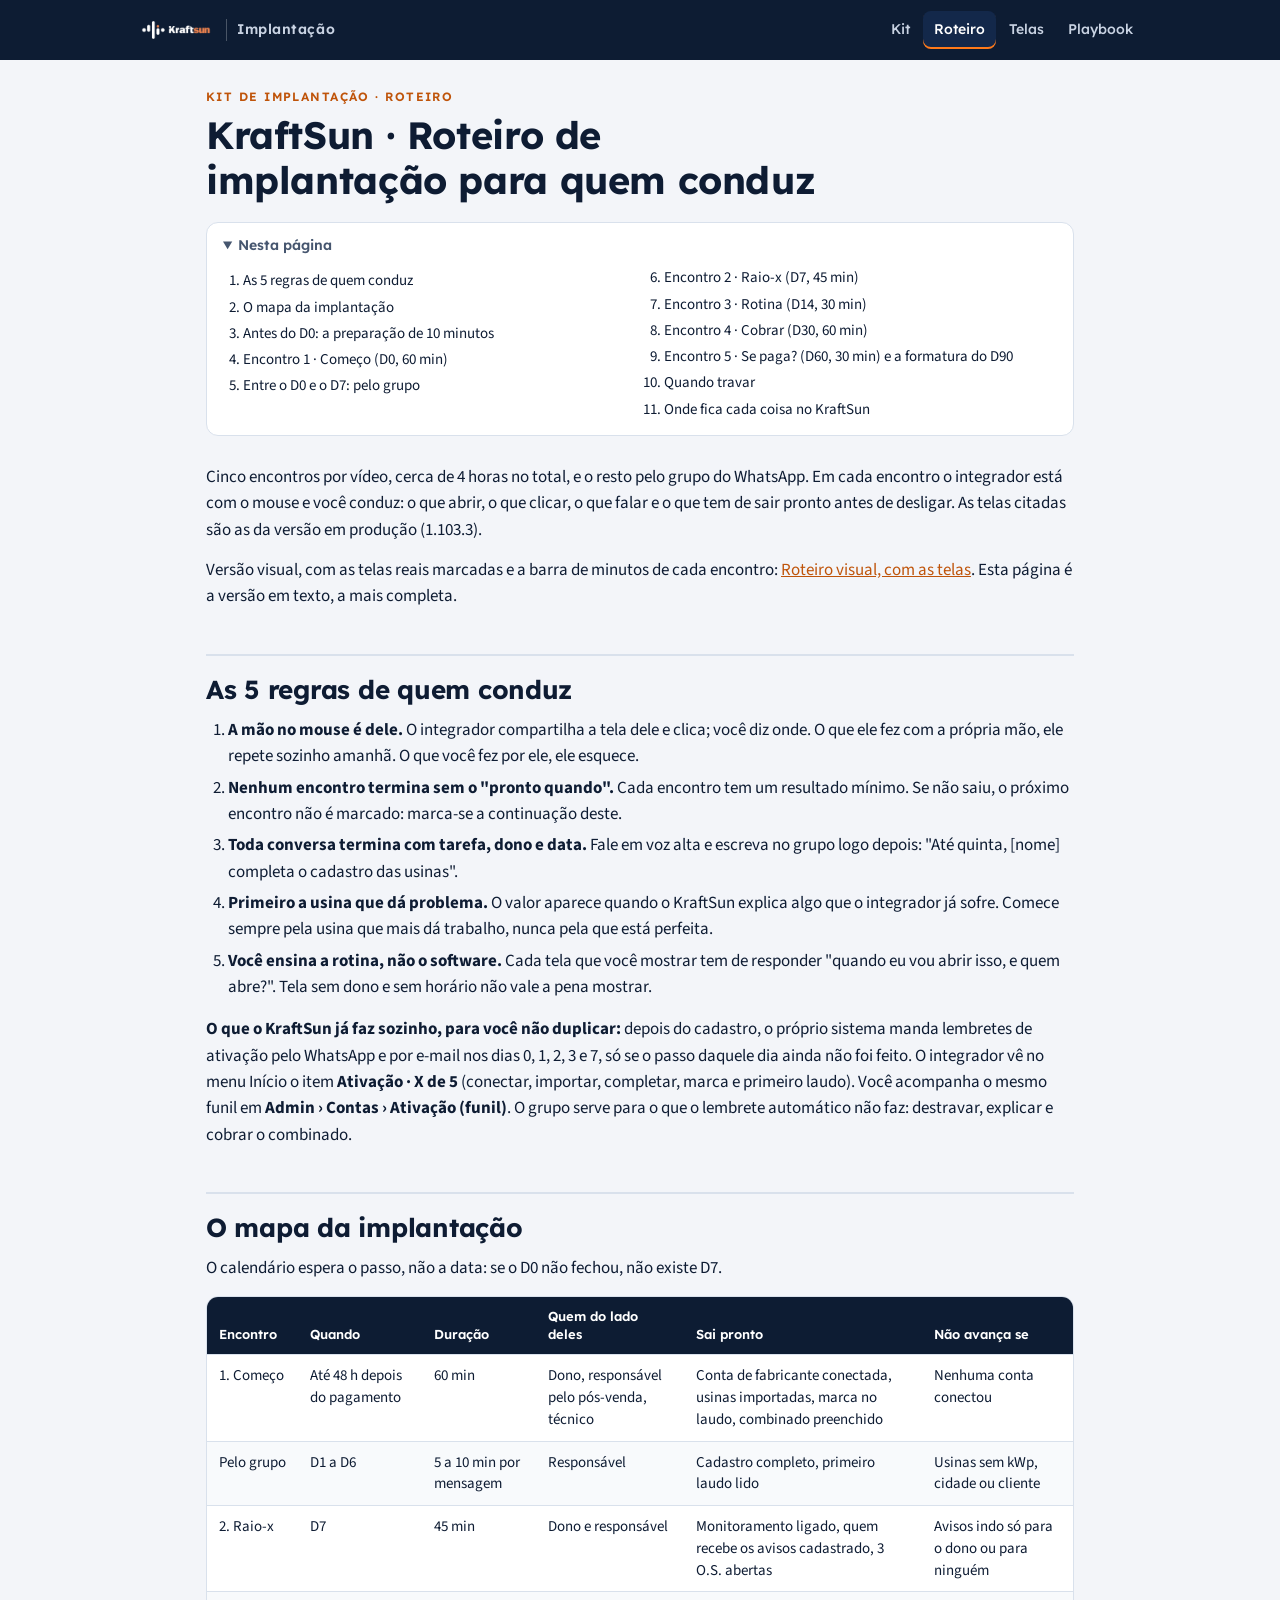
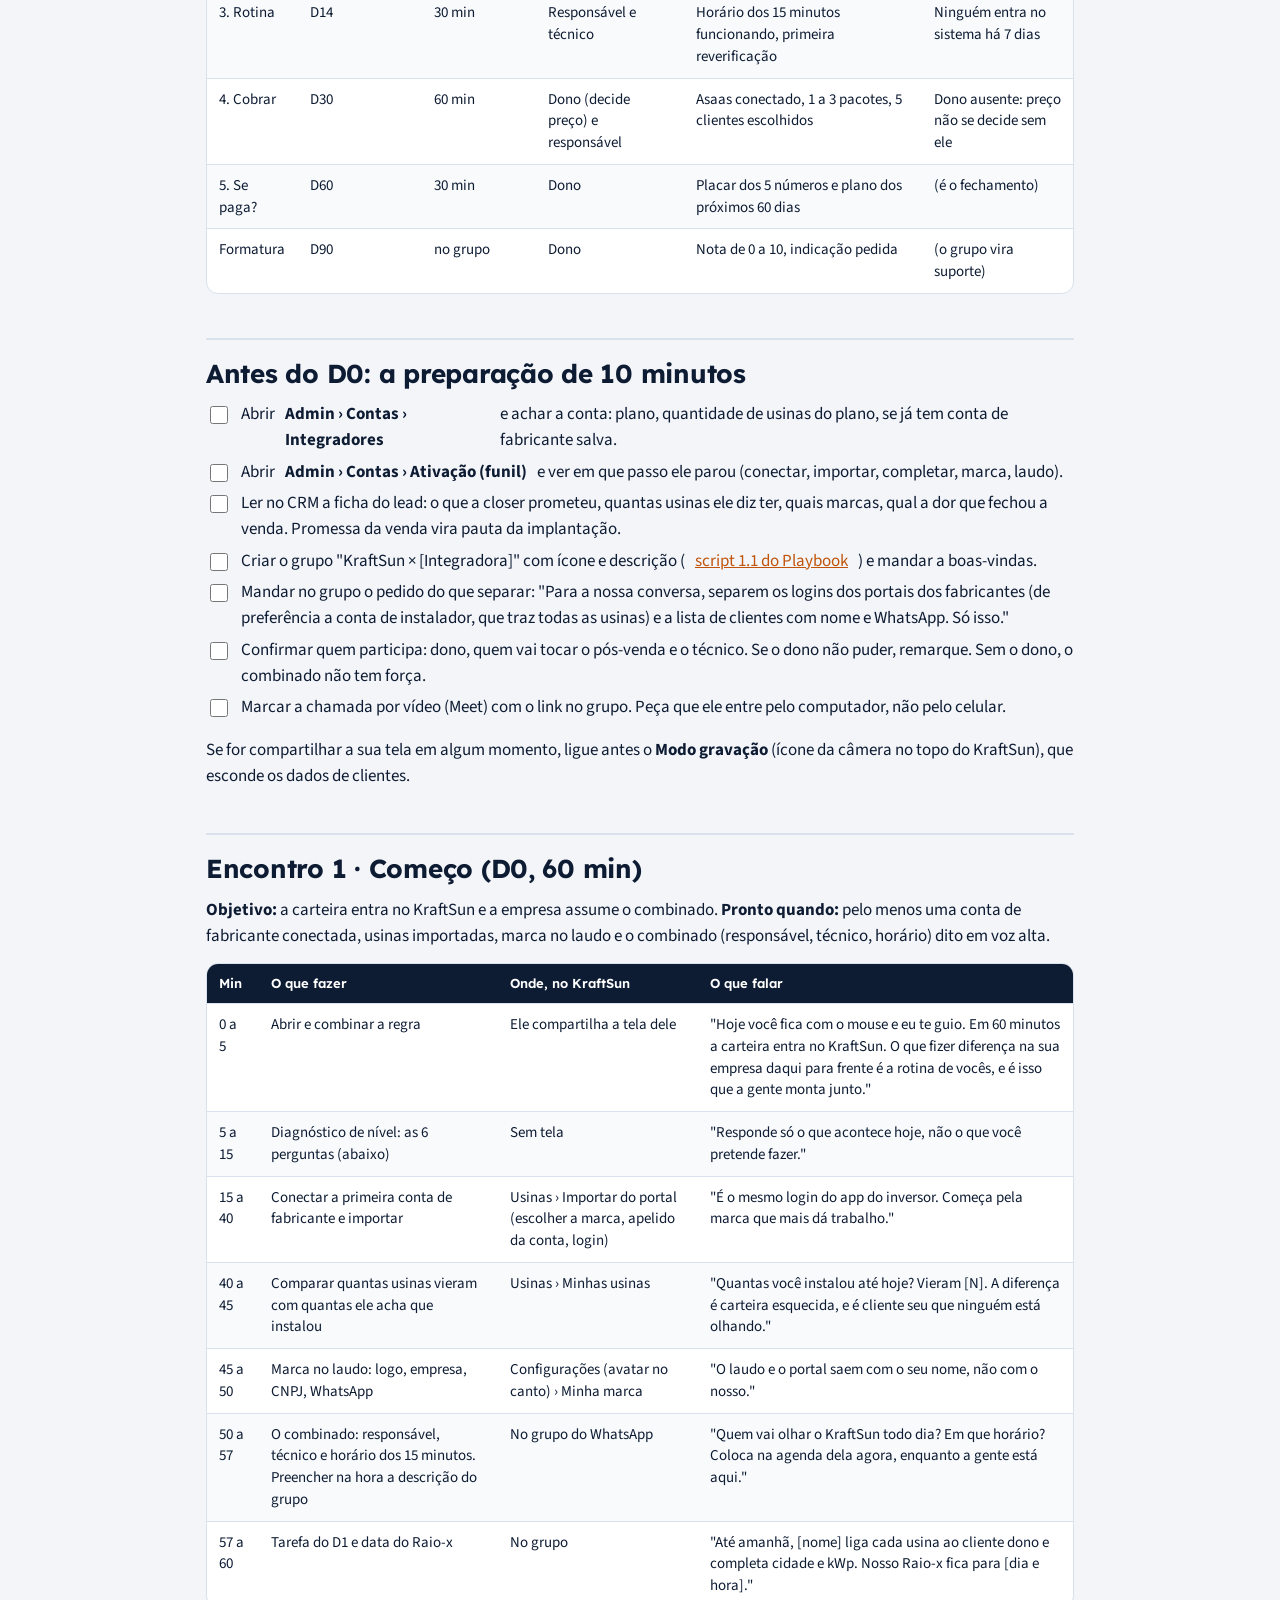
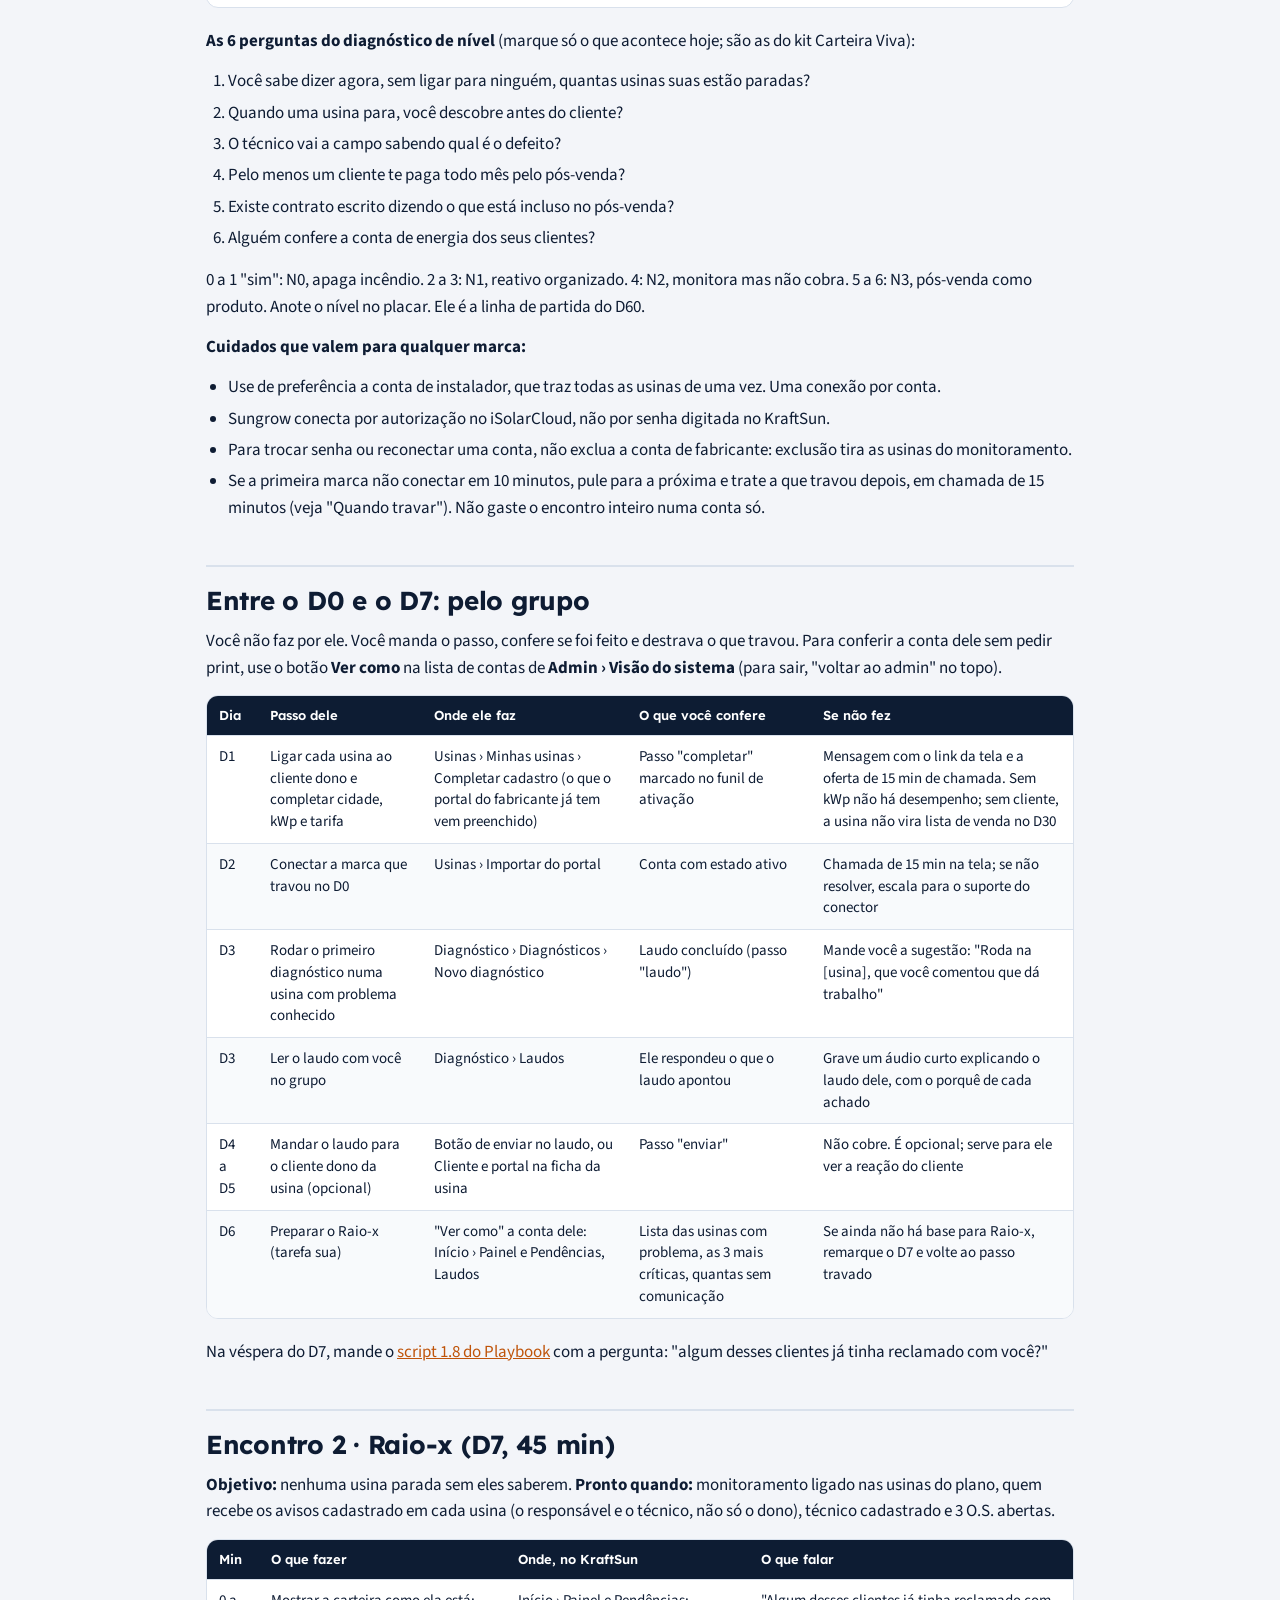
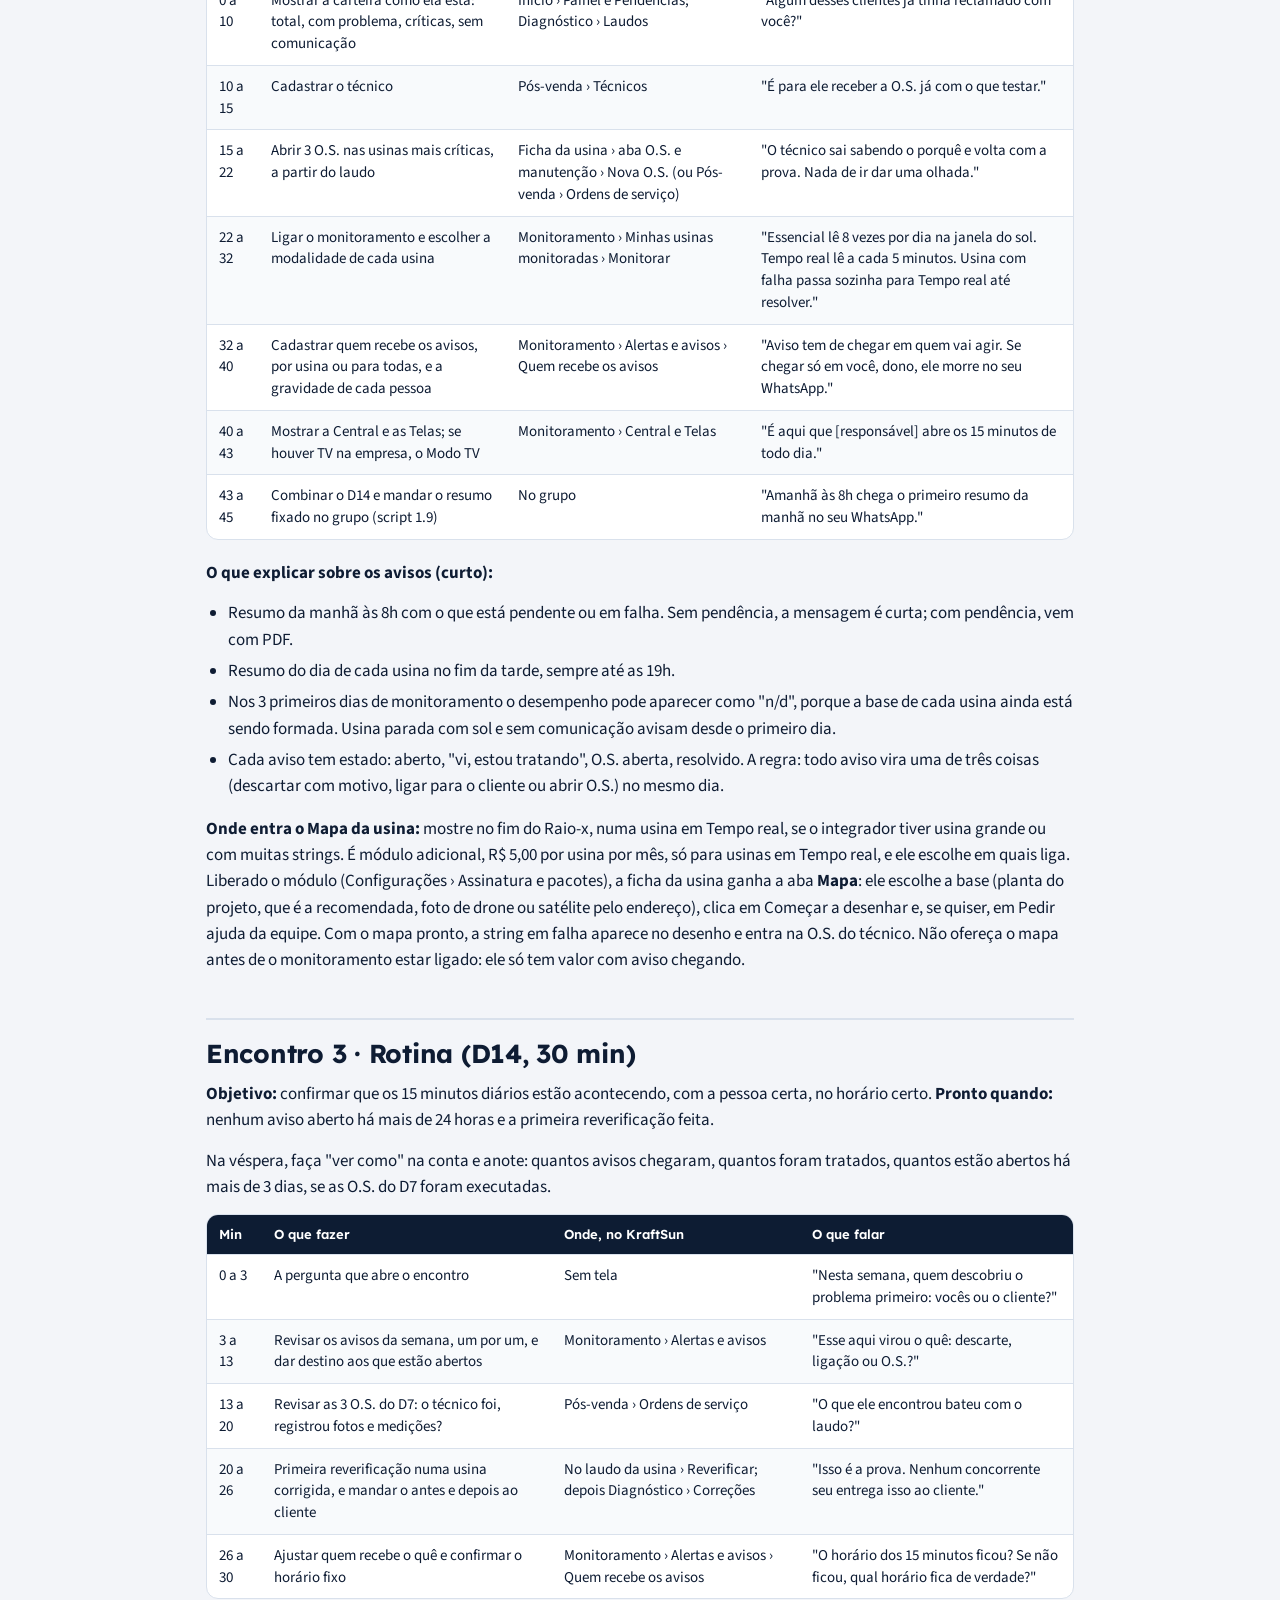
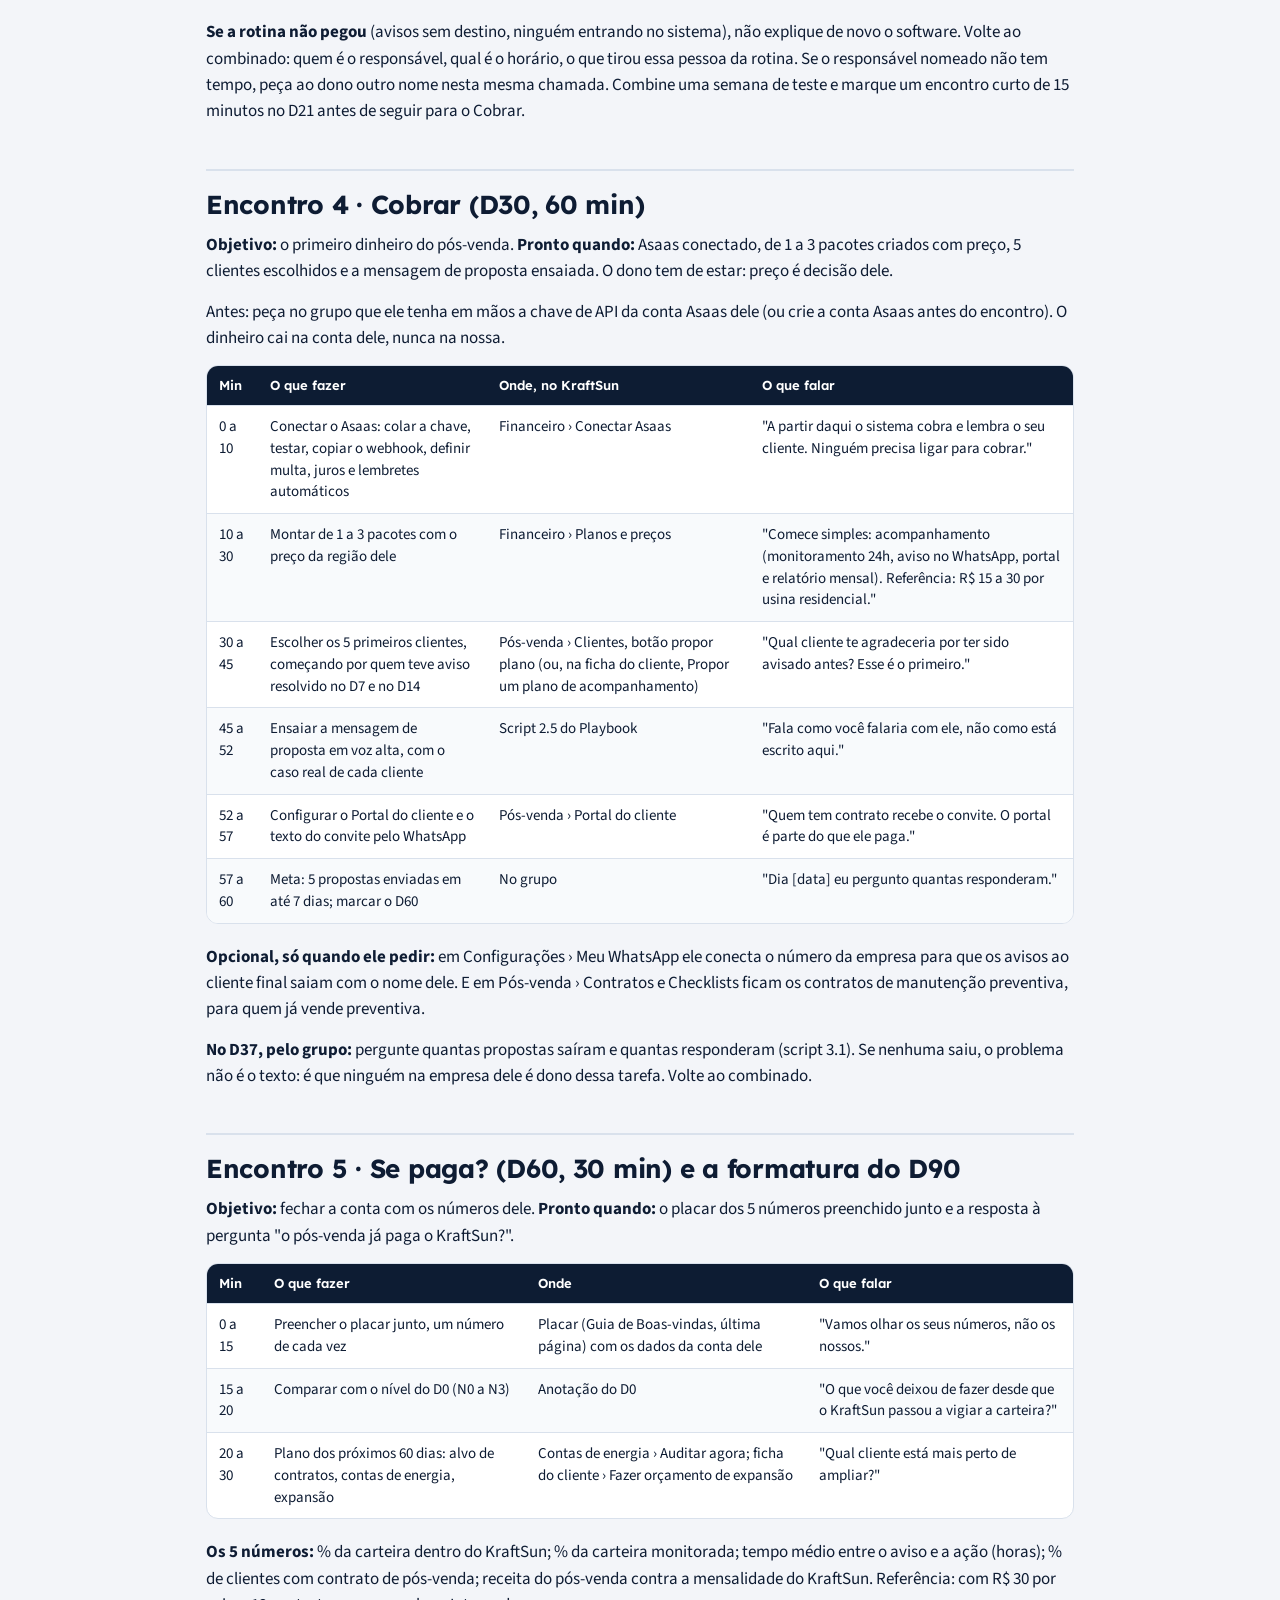
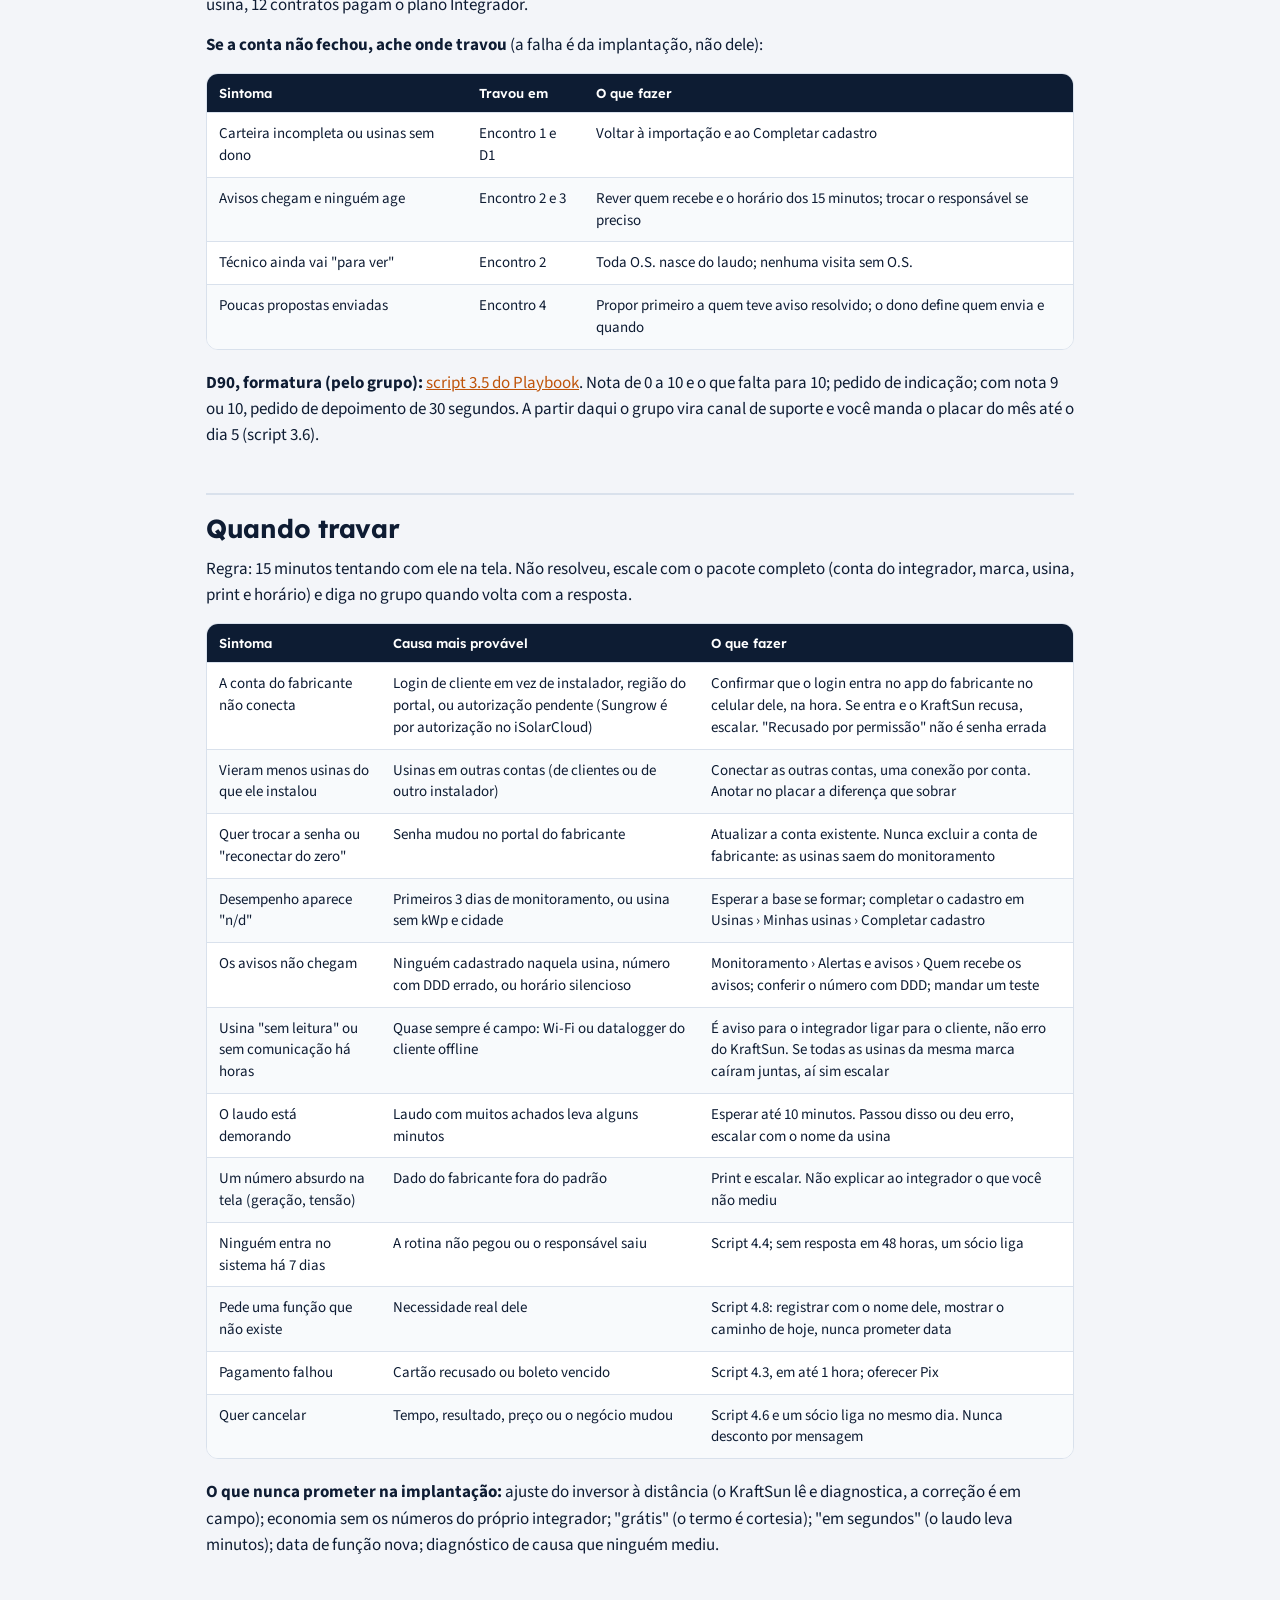
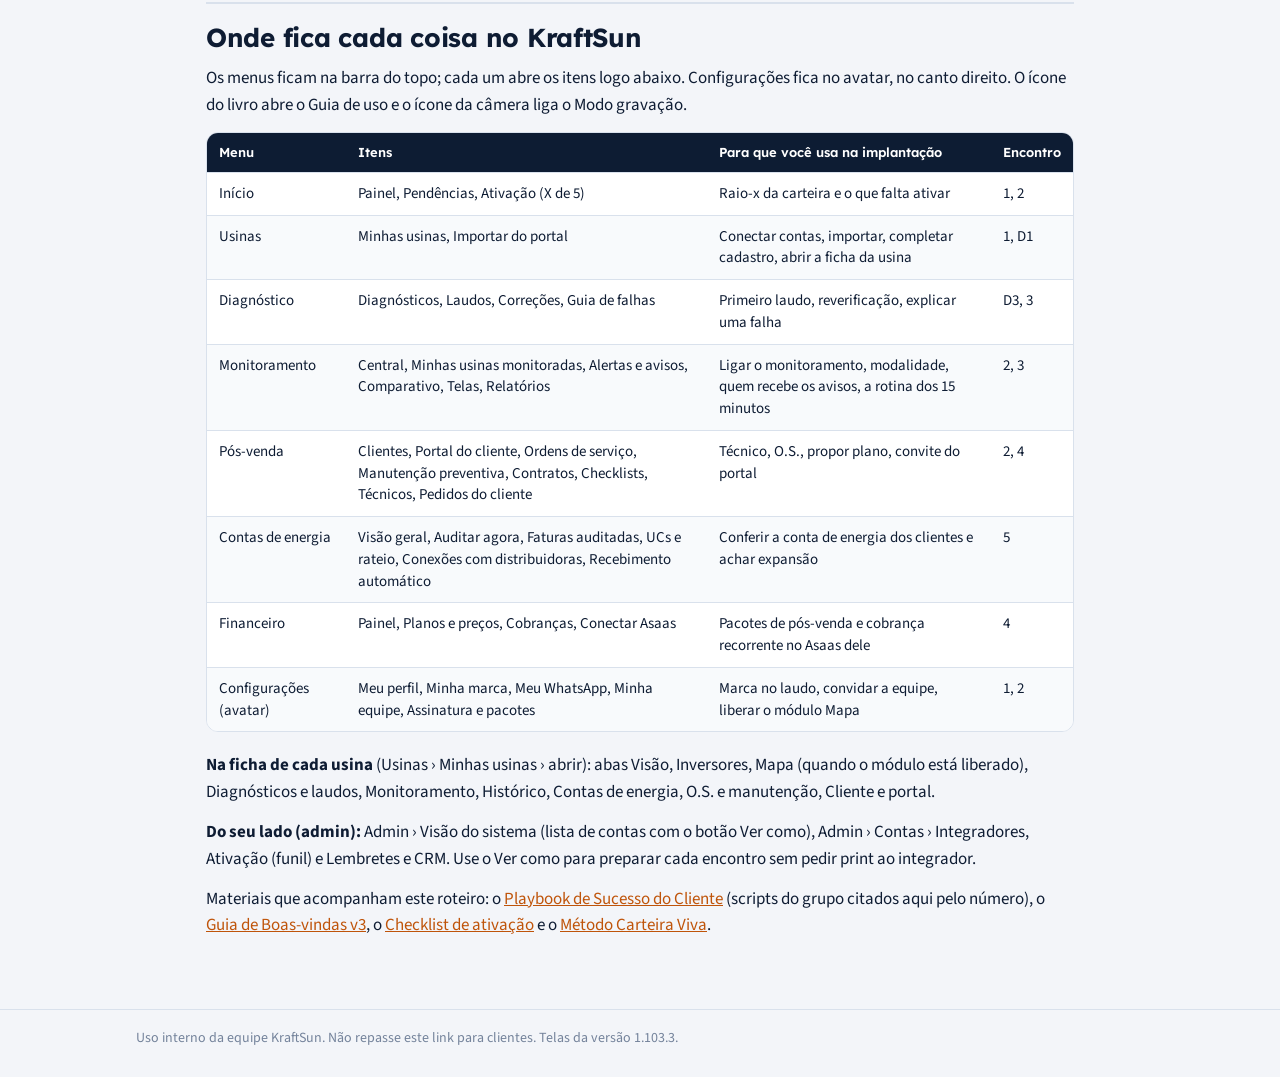
<file: implantacao/roteiro/index.html>
<!doctype html>
<html lang="pt-BR">
<head>
<meta charset="utf-8">
<meta name="viewport" content="width=device-width,initial-scale=1,viewport-fit=cover">
<meta name="robots" content="noindex, nofollow">
<title>Roteiro de implantação · KraftSun</title>
<link rel="icon" type="image/png" href="/favicon-32x32.png">
<link rel="preconnect" href="https://fonts.googleapis.com">
<link rel="preconnect" href="https://fonts.gstatic.com" crossorigin>
<link rel="stylesheet" href="https://fonts.googleapis.com/css2?family=Lexend:wght@500;600;700&family=Source+Sans+3:wght@400;600;700&display=swap">
<link rel="stylesheet" href="../estilo.css">
</head>
<body>
<header class="top">
  <div class="wrap top-in">
    <a class="brand" href="../"><img src="/assets/logo-kraftsun-branca.png" alt="KraftSun"><span>Implantação</span></a>
    <nav class="nav">
      <a href="../">Kit</a>
      <a href="../roteiro/" aria-current="page">Roteiro</a>
      <a href="../telas/">Telas</a>
      <a href="../playbook/">Playbook</a>
    </nav>
  </div>
</header>
<main class="wrap doc">
  <p class="kicker">Kit de implantação · Roteiro</p>
  <h1>KraftSun · Roteiro de implantação para quem conduz</h1>
  <details class="toc" open><summary>Nesta página</summary><ol><li><a href="#as-5-regras-de-quem-conduz">As 5 regras de quem conduz</a></li><li><a href="#o-mapa-da-implantacao">O mapa da implantação</a></li><li><a href="#antes-do-d0-a-preparacao-de-10-minutos">Antes do D0: a preparação de 10 minutos</a></li><li><a href="#encontro-1-comeco-d0-60-min">Encontro 1 · Começo (D0, 60 min)</a></li><li><a href="#entre-o-d0-e-o-d7-pelo-grupo">Entre o D0 e o D7: pelo grupo</a></li><li><a href="#encontro-2-raio-x-d7-45-min">Encontro 2 · Raio-x (D7, 45 min)</a></li><li><a href="#encontro-3-rotina-d14-30-min">Encontro 3 · Rotina (D14, 30 min)</a></li><li><a href="#encontro-4-cobrar-d30-60-min">Encontro 4 · Cobrar (D30, 60 min)</a></li><li><a href="#encontro-5-se-paga-d60-30-min-e-a-formatura-do-d90">Encontro 5 · Se paga? (D60, 30 min) e a formatura do D90</a></li><li><a href="#quando-travar">Quando travar</a></li><li><a href="#onde-fica-cada-coisa-no-kraftsun">Onde fica cada coisa no KraftSun</a></li></ol></details>
  <article class="prose">
<p>Cinco encontros por vídeo, cerca de 4 horas no total, e o resto pelo grupo do WhatsApp. Em cada encontro o integrador está com o mouse e você conduz: o que abrir, o que clicar, o que falar e o que tem de sair pronto antes de desligar. As telas citadas são as da versão em produção (1.103.3).</p>
<p>Versão visual, com as telas reais marcadas e a barra de minutos de cada encontro: <a href="../telas/">Roteiro visual, com as telas</a>. Esta página é a versão em texto, a mais completa.</p>
<h2 id="as-5-regras-de-quem-conduz">As 5 regras de quem conduz</h2>
<ol>
<li><strong>A mão no mouse é dele.</strong> O integrador compartilha a tela dele e clica; você diz onde. O que ele fez com a própria mão, ele repete sozinho amanhã. O que você fez por ele, ele esquece.</li>
<li><strong>Nenhum encontro termina sem o "pronto quando".</strong> Cada encontro tem um resultado mínimo. Se não saiu, o próximo encontro não é marcado: marca-se a continuação deste.</li>
<li><strong>Toda conversa termina com tarefa, dono e data.</strong> Fale em voz alta e escreva no grupo logo depois: "Até quinta, [nome] completa o cadastro das usinas".</li>
<li><strong>Primeiro a usina que dá problema.</strong> O valor aparece quando o KraftSun explica algo que o integrador já sofre. Comece sempre pela usina que mais dá trabalho, nunca pela que está perfeita.</li>
<li><strong>Você ensina a rotina, não o software.</strong> Cada tela que você mostrar tem de responder "quando eu vou abrir isso, e quem abre?". Tela sem dono e sem horário não vale a pena mostrar.</li>
</ol>
<p><strong>O que o KraftSun já faz sozinho, para você não duplicar:</strong> depois do cadastro, o próprio sistema manda lembretes de ativação pelo WhatsApp e por e-mail nos dias 0, 1, 2, 3 e 7, só se o passo daquele dia ainda não foi feito. O integrador vê no menu Início o item <strong>Ativação · X de 5</strong> (conectar, importar, completar, marca e primeiro laudo). Você acompanha o mesmo funil em <strong>Admin › Contas › Ativação (funil)</strong>. O grupo serve para o que o lembrete automático não faz: destravar, explicar e cobrar o combinado.</p>
<h2 id="o-mapa-da-implantacao">O mapa da implantação</h2>
<p>O calendário espera o passo, não a data: se o D0 não fechou, não existe D7.</p>
<div class="tbl"><table>
<thead>
<tr>
<th>Encontro</th>
<th>Quando</th>
<th>Duração</th>
<th>Quem do lado deles</th>
<th>Sai pronto</th>
<th>Não avança se</th>
</tr>
</thead>
<tbody>
<tr>
<td>1. Começo</td>
<td>Até 48 h depois do pagamento</td>
<td>60 min</td>
<td>Dono, responsável pelo pós-venda, técnico</td>
<td>Conta de fabricante conectada, usinas importadas, marca no laudo, combinado preenchido</td>
<td>Nenhuma conta conectou</td>
</tr>
<tr>
<td>Pelo grupo</td>
<td>D1 a D6</td>
<td>5 a 10 min por mensagem</td>
<td>Responsável</td>
<td>Cadastro completo, primeiro laudo lido</td>
<td>Usinas sem kWp, cidade ou cliente</td>
</tr>
<tr>
<td>2. Raio-x</td>
<td>D7</td>
<td>45 min</td>
<td>Dono e responsável</td>
<td>Monitoramento ligado, quem recebe os avisos cadastrado, 3 O.S. abertas</td>
<td>Avisos indo só para o dono ou para ninguém</td>
</tr>
<tr>
<td>3. Rotina</td>
<td>D14</td>
<td>30 min</td>
<td>Responsável e técnico</td>
<td>Horário dos 15 minutos funcionando, primeira reverificação</td>
<td>Ninguém entra no sistema há 7 dias</td>
</tr>
<tr>
<td>4. Cobrar</td>
<td>D30</td>
<td>60 min</td>
<td>Dono (decide preço) e responsável</td>
<td>Asaas conectado, 1 a 3 pacotes, 5 clientes escolhidos</td>
<td>Dono ausente: preço não se decide sem ele</td>
</tr>
<tr>
<td>5. Se paga?</td>
<td>D60</td>
<td>30 min</td>
<td>Dono</td>
<td>Placar dos 5 números e plano dos próximos 60 dias</td>
<td>(é o fechamento)</td>
</tr>
<tr>
<td>Formatura</td>
<td>D90</td>
<td>no grupo</td>
<td>Dono</td>
<td>Nota de 0 a 10, indicação pedida</td>
<td>(o grupo vira suporte)</td>
</tr>
</tbody>
</table></div>
<h2 id="antes-do-d0-a-preparacao-de-10-minutos">Antes do D0: a preparação de 10 minutos</h2>
<ul>
<li class="task"><input type="checkbox"> Abrir <strong>Admin › Contas › Integradores</strong> e achar a conta: plano, quantidade de usinas do plano, se já tem conta de fabricante salva.</li>
<li class="task"><input type="checkbox"> Abrir <strong>Admin › Contas › Ativação (funil)</strong> e ver em que passo ele parou (conectar, importar, completar, marca, laudo).</li>
<li class="task"><input type="checkbox"> Ler no CRM a ficha do lead: o que a closer prometeu, quantas usinas ele diz ter, quais marcas, qual a dor que fechou a venda. Promessa da venda vira pauta da implantação.</li>
<li class="task"><input type="checkbox"> Criar o grupo "KraftSun × [Integradora]" com ícone e descrição (<a href="../playbook/">script 1.1 do Playbook</a>) e mandar a boas-vindas.</li>
<li class="task"><input type="checkbox"> Mandar no grupo o pedido do que separar: "Para a nossa conversa, separem os logins dos portais dos fabricantes (de preferência a conta de instalador, que traz todas as usinas) e a lista de clientes com nome e WhatsApp. Só isso."</li>
<li class="task"><input type="checkbox"> Confirmar quem participa: dono, quem vai tocar o pós-venda e o técnico. Se o dono não puder, remarque. Sem o dono, o combinado não tem força.</li>
<li class="task"><input type="checkbox"> Marcar a chamada por vídeo (Meet) com o link no grupo. Peça que ele entre pelo computador, não pelo celular.</li>
</ul>
<p>Se for compartilhar a sua tela em algum momento, ligue antes o <strong>Modo gravação</strong> (ícone da câmera no topo do KraftSun), que esconde os dados de clientes.</p>
<h2 id="encontro-1-comeco-d0-60-min">Encontro 1 · Começo (D0, 60 min)</h2>
<p><strong>Objetivo:</strong> a carteira entra no KraftSun e a empresa assume o combinado. <strong>Pronto quando:</strong> pelo menos uma conta de fabricante conectada, usinas importadas, marca no laudo e o combinado (responsável, técnico, horário) dito em voz alta.</p>
<div class="tbl"><table>
<thead>
<tr>
<th>Min</th>
<th>O que fazer</th>
<th>Onde, no KraftSun</th>
<th>O que falar</th>
</tr>
</thead>
<tbody>
<tr>
<td>0 a 5</td>
<td>Abrir e combinar a regra</td>
<td>Ele compartilha a tela dele</td>
<td>"Hoje você fica com o mouse e eu te guio. Em 60 minutos a carteira entra no KraftSun. O que fizer diferença na sua empresa daqui para frente é a rotina de vocês, e é isso que a gente monta junto."</td>
</tr>
<tr>
<td>5 a 15</td>
<td>Diagnóstico de nível: as 6 perguntas (abaixo)</td>
<td>Sem tela</td>
<td>"Responde só o que acontece hoje, não o que você pretende fazer."</td>
</tr>
<tr>
<td>15 a 40</td>
<td>Conectar a primeira conta de fabricante e importar</td>
<td>Usinas › Importar do portal (escolher a marca, apelido da conta, login)</td>
<td>"É o mesmo login do app do inversor. Começa pela marca que mais dá trabalho."</td>
</tr>
<tr>
<td>40 a 45</td>
<td>Comparar quantas usinas vieram com quantas ele acha que instalou</td>
<td>Usinas › Minhas usinas</td>
<td>"Quantas você instalou até hoje? Vieram [N]. A diferença é carteira esquecida, e é cliente seu que ninguém está olhando."</td>
</tr>
<tr>
<td>45 a 50</td>
<td>Marca no laudo: logo, empresa, CNPJ, WhatsApp</td>
<td>Configurações (avatar no canto) › Minha marca</td>
<td>"O laudo e o portal saem com o seu nome, não com o nosso."</td>
</tr>
<tr>
<td>50 a 57</td>
<td>O combinado: responsável, técnico e horário dos 15 minutos. Preencher na hora a descrição do grupo</td>
<td>No grupo do WhatsApp</td>
<td>"Quem vai olhar o KraftSun todo dia? Em que horário? Coloca na agenda dela agora, enquanto a gente está aqui."</td>
</tr>
<tr>
<td>57 a 60</td>
<td>Tarefa do D1 e data do Raio-x</td>
<td>No grupo</td>
<td>"Até amanhã, [nome] liga cada usina ao cliente dono e completa cidade e kWp. Nosso Raio-x fica para [dia e hora]."</td>
</tr>
</tbody>
</table></div>
<p><strong>As 6 perguntas do diagnóstico de nível</strong> (marque só o que acontece hoje; são as do kit Carteira Viva):</p>
<ol>
<li>Você sabe dizer agora, sem ligar para ninguém, quantas usinas suas estão paradas?</li>
<li>Quando uma usina para, você descobre antes do cliente?</li>
<li>O técnico vai a campo sabendo qual é o defeito?</li>
<li>Pelo menos um cliente te paga todo mês pelo pós-venda?</li>
<li>Existe contrato escrito dizendo o que está incluso no pós-venda?</li>
<li>Alguém confere a conta de energia dos seus clientes?</li>
</ol>
<p>0 a 1 "sim": N0, apaga incêndio. 2 a 3: N1, reativo organizado. 4: N2, monitora mas não cobra. 5 a 6: N3, pós-venda como produto. Anote o nível no placar. Ele é a linha de partida do D60.</p>
<p><strong>Cuidados que valem para qualquer marca:</strong></p>
<ul>
<li>Use de preferência a conta de instalador, que traz todas as usinas de uma vez. Uma conexão por conta.</li>
<li>Sungrow conecta por autorização no iSolarCloud, não por senha digitada no KraftSun.</li>
<li>Para trocar senha ou reconectar uma conta, não exclua a conta de fabricante: exclusão tira as usinas do monitoramento.</li>
<li>Se a primeira marca não conectar em 10 minutos, pule para a próxima e trate a que travou depois, em chamada de 15 minutos (veja "Quando travar"). Não gaste o encontro inteiro numa conta só.</li>
</ul>
<h2 id="entre-o-d0-e-o-d7-pelo-grupo">Entre o D0 e o D7: pelo grupo</h2>
<p>Você não faz por ele. Você manda o passo, confere se foi feito e destrava o que travou. Para conferir a conta dele sem pedir print, use o botão <strong>Ver como</strong> na lista de contas de <strong>Admin › Visão do sistema</strong> (para sair, "voltar ao admin" no topo).</p>
<div class="tbl"><table>
<thead>
<tr>
<th>Dia</th>
<th>Passo dele</th>
<th>Onde ele faz</th>
<th>O que você confere</th>
<th>Se não fez</th>
</tr>
</thead>
<tbody>
<tr>
<td>D1</td>
<td>Ligar cada usina ao cliente dono e completar cidade, kWp e tarifa</td>
<td>Usinas › Minhas usinas › Completar cadastro (o que o portal do fabricante já tem vem preenchido)</td>
<td>Passo "completar" marcado no funil de ativação</td>
<td>Mensagem com o link da tela e a oferta de 15 min de chamada. Sem kWp não há desempenho; sem cliente, a usina não vira lista de venda no D30</td>
</tr>
<tr>
<td>D2</td>
<td>Conectar a marca que travou no D0</td>
<td>Usinas › Importar do portal</td>
<td>Conta com estado ativo</td>
<td>Chamada de 15 min na tela; se não resolver, escala para o suporte do conector</td>
</tr>
<tr>
<td>D3</td>
<td>Rodar o primeiro diagnóstico numa usina com problema conhecido</td>
<td>Diagnóstico › Diagnósticos › Novo diagnóstico</td>
<td>Laudo concluído (passo "laudo")</td>
<td>Mande você a sugestão: "Roda na [usina], que você comentou que dá trabalho"</td>
</tr>
<tr>
<td>D3</td>
<td>Ler o laudo com você no grupo</td>
<td>Diagnóstico › Laudos</td>
<td>Ele respondeu o que o laudo apontou</td>
<td>Grave um áudio curto explicando o laudo dele, com o porquê de cada achado</td>
</tr>
<tr>
<td>D4 a D5</td>
<td>Mandar o laudo para o cliente dono da usina (opcional)</td>
<td>Botão de enviar no laudo, ou Cliente e portal na ficha da usina</td>
<td>Passo "enviar"</td>
<td>Não cobre. É opcional; serve para ele ver a reação do cliente</td>
</tr>
<tr>
<td>D6</td>
<td>Preparar o Raio-x (tarefa sua)</td>
<td>"Ver como" a conta dele: Início › Painel e Pendências, Laudos</td>
<td>Lista das usinas com problema, as 3 mais críticas, quantas sem comunicação</td>
<td>Se ainda não há base para Raio-x, remarque o D7 e volte ao passo travado</td>
</tr>
</tbody>
</table></div>
<p>Na véspera do D7, mande o <a href="../playbook/">script 1.8 do Playbook</a> com a pergunta: "algum desses clientes já tinha reclamado com você?"</p>
<h2 id="encontro-2-raio-x-d7-45-min">Encontro 2 · Raio-x (D7, 45 min)</h2>
<p><strong>Objetivo:</strong> nenhuma usina parada sem eles saberem. <strong>Pronto quando:</strong> monitoramento ligado nas usinas do plano, quem recebe os avisos cadastrado em cada usina (o responsável e o técnico, não só o dono), técnico cadastrado e 3 O.S. abertas.</p>
<div class="tbl"><table>
<thead>
<tr>
<th>Min</th>
<th>O que fazer</th>
<th>Onde, no KraftSun</th>
<th>O que falar</th>
</tr>
</thead>
<tbody>
<tr>
<td>0 a 10</td>
<td>Mostrar a carteira como ela está: total, com problema, críticas, sem comunicação</td>
<td>Início › Painel e Pendências; Diagnóstico › Laudos</td>
<td>"Algum desses clientes já tinha reclamado com você?"</td>
</tr>
<tr>
<td>10 a 15</td>
<td>Cadastrar o técnico</td>
<td>Pós-venda › Técnicos</td>
<td>"É para ele receber a O.S. já com o que testar."</td>
</tr>
<tr>
<td>15 a 22</td>
<td>Abrir 3 O.S. nas usinas mais críticas, a partir do laudo</td>
<td>Ficha da usina › aba O.S. e manutenção › Nova O.S. (ou Pós-venda › Ordens de serviço)</td>
<td>"O técnico sai sabendo o porquê e volta com a prova. Nada de ir dar uma olhada."</td>
</tr>
<tr>
<td>22 a 32</td>
<td>Ligar o monitoramento e escolher a modalidade de cada usina</td>
<td>Monitoramento › Minhas usinas monitoradas › Monitorar</td>
<td>"Essencial lê 8 vezes por dia na janela do sol. Tempo real lê a cada 5 minutos. Usina com falha passa sozinha para Tempo real até resolver."</td>
</tr>
<tr>
<td>32 a 40</td>
<td>Cadastrar quem recebe os avisos, por usina ou para todas, e a gravidade de cada pessoa</td>
<td>Monitoramento › Alertas e avisos › Quem recebe os avisos</td>
<td>"Aviso tem de chegar em quem vai agir. Se chegar só em você, dono, ele morre no seu WhatsApp."</td>
</tr>
<tr>
<td>40 a 43</td>
<td>Mostrar a Central e as Telas; se houver TV na empresa, o Modo TV</td>
<td>Monitoramento › Central e Telas</td>
<td>"É aqui que [responsável] abre os 15 minutos de todo dia."</td>
</tr>
<tr>
<td>43 a 45</td>
<td>Combinar o D14 e mandar o resumo fixado no grupo (script 1.9)</td>
<td>No grupo</td>
<td>"Amanhã às 8h chega o primeiro resumo da manhã no seu WhatsApp."</td>
</tr>
</tbody>
</table></div>
<p><strong>O que explicar sobre os avisos (curto):</strong></p>
<ul>
<li>Resumo da manhã às 8h com o que está pendente ou em falha. Sem pendência, a mensagem é curta; com pendência, vem com PDF.</li>
<li>Resumo do dia de cada usina no fim da tarde, sempre até as 19h.</li>
<li>Nos 3 primeiros dias de monitoramento o desempenho pode aparecer como "n/d", porque a base de cada usina ainda está sendo formada. Usina parada com sol e sem comunicação avisam desde o primeiro dia.</li>
<li>Cada aviso tem estado: aberto, "vi, estou tratando", O.S. aberta, resolvido. A regra: todo aviso vira uma de três coisas (descartar com motivo, ligar para o cliente ou abrir O.S.) no mesmo dia.</li>
</ul>
<p><strong>Onde entra o Mapa da usina:</strong> mostre no fim do Raio-x, numa usina em Tempo real, se o integrador tiver usina grande ou com muitas strings. É módulo adicional, R$ 5,00 por usina por mês, só para usinas em Tempo real, e ele escolhe em quais liga. Liberado o módulo (Configurações › Assinatura e pacotes), a ficha da usina ganha a aba <strong>Mapa</strong>: ele escolhe a base (planta do projeto, que é a recomendada, foto de drone ou satélite pelo endereço), clica em Começar a desenhar e, se quiser, em Pedir ajuda da equipe. Com o mapa pronto, a string em falha aparece no desenho e entra na O.S. do técnico. Não ofereça o mapa antes de o monitoramento estar ligado: ele só tem valor com aviso chegando.</p>
<h2 id="encontro-3-rotina-d14-30-min">Encontro 3 · Rotina (D14, 30 min)</h2>
<p><strong>Objetivo:</strong> confirmar que os 15 minutos diários estão acontecendo, com a pessoa certa, no horário certo. <strong>Pronto quando:</strong> nenhum aviso aberto há mais de 24 horas e a primeira reverificação feita.</p>
<p>Na véspera, faça "ver como" na conta e anote: quantos avisos chegaram, quantos foram tratados, quantos estão abertos há mais de 3 dias, se as O.S. do D7 foram executadas.</p>
<div class="tbl"><table>
<thead>
<tr>
<th>Min</th>
<th>O que fazer</th>
<th>Onde, no KraftSun</th>
<th>O que falar</th>
</tr>
</thead>
<tbody>
<tr>
<td>0 a 3</td>
<td>A pergunta que abre o encontro</td>
<td>Sem tela</td>
<td>"Nesta semana, quem descobriu o problema primeiro: vocês ou o cliente?"</td>
</tr>
<tr>
<td>3 a 13</td>
<td>Revisar os avisos da semana, um por um, e dar destino aos que estão abertos</td>
<td>Monitoramento › Alertas e avisos</td>
<td>"Esse aqui virou o quê: descarte, ligação ou O.S.?"</td>
</tr>
<tr>
<td>13 a 20</td>
<td>Revisar as 3 O.S. do D7: o técnico foi, registrou fotos e medições?</td>
<td>Pós-venda › Ordens de serviço</td>
<td>"O que ele encontrou bateu com o laudo?"</td>
</tr>
<tr>
<td>20 a 26</td>
<td>Primeira reverificação numa usina corrigida, e mandar o antes e depois ao cliente</td>
<td>No laudo da usina › Reverificar; depois Diagnóstico › Correções</td>
<td>"Isso é a prova. Nenhum concorrente seu entrega isso ao cliente."</td>
</tr>
<tr>
<td>26 a 30</td>
<td>Ajustar quem recebe o quê e confirmar o horário fixo</td>
<td>Monitoramento › Alertas e avisos › Quem recebe os avisos</td>
<td>"O horário dos 15 minutos ficou? Se não ficou, qual horário fica de verdade?"</td>
</tr>
</tbody>
</table></div>
<p><strong>Se a rotina não pegou</strong> (avisos sem destino, ninguém entrando no sistema), não explique de novo o software. Volte ao combinado: quem é o responsável, qual é o horário, o que tirou essa pessoa da rotina. Se o responsável nomeado não tem tempo, peça ao dono outro nome nesta mesma chamada. Combine uma semana de teste e marque um encontro curto de 15 minutos no D21 antes de seguir para o Cobrar.</p>
<h2 id="encontro-4-cobrar-d30-60-min">Encontro 4 · Cobrar (D30, 60 min)</h2>
<p><strong>Objetivo:</strong> o primeiro dinheiro do pós-venda. <strong>Pronto quando:</strong> Asaas conectado, de 1 a 3 pacotes criados com preço, 5 clientes escolhidos e a mensagem de proposta ensaiada. O dono tem de estar: preço é decisão dele.</p>
<p>Antes: peça no grupo que ele tenha em mãos a chave de API da conta Asaas dele (ou crie a conta Asaas antes do encontro). O dinheiro cai na conta dele, nunca na nossa.</p>
<div class="tbl"><table>
<thead>
<tr>
<th>Min</th>
<th>O que fazer</th>
<th>Onde, no KraftSun</th>
<th>O que falar</th>
</tr>
</thead>
<tbody>
<tr>
<td>0 a 10</td>
<td>Conectar o Asaas: colar a chave, testar, copiar o webhook, definir multa, juros e lembretes automáticos</td>
<td>Financeiro › Conectar Asaas</td>
<td>"A partir daqui o sistema cobra e lembra o seu cliente. Ninguém precisa ligar para cobrar."</td>
</tr>
<tr>
<td>10 a 30</td>
<td>Montar de 1 a 3 pacotes com o preço da região dele</td>
<td>Financeiro › Planos e preços</td>
<td>"Comece simples: acompanhamento (monitoramento 24h, aviso no WhatsApp, portal e relatório mensal). Referência: R$ 15 a 30 por usina residencial."</td>
</tr>
<tr>
<td>30 a 45</td>
<td>Escolher os 5 primeiros clientes, começando por quem teve aviso resolvido no D7 e no D14</td>
<td>Pós-venda › Clientes, botão propor plano (ou, na ficha do cliente, Propor um plano de acompanhamento)</td>
<td>"Qual cliente te agradeceria por ter sido avisado antes? Esse é o primeiro."</td>
</tr>
<tr>
<td>45 a 52</td>
<td>Ensaiar a mensagem de proposta em voz alta, com o caso real de cada cliente</td>
<td>Script 2.5 do Playbook</td>
<td>"Fala como você falaria com ele, não como está escrito aqui."</td>
</tr>
<tr>
<td>52 a 57</td>
<td>Configurar o Portal do cliente e o texto do convite pelo WhatsApp</td>
<td>Pós-venda › Portal do cliente</td>
<td>"Quem tem contrato recebe o convite. O portal é parte do que ele paga."</td>
</tr>
<tr>
<td>57 a 60</td>
<td>Meta: 5 propostas enviadas em até 7 dias; marcar o D60</td>
<td>No grupo</td>
<td>"Dia [data] eu pergunto quantas responderam."</td>
</tr>
</tbody>
</table></div>
<p><strong>Opcional, só quando ele pedir:</strong> em Configurações › Meu WhatsApp ele conecta o número da empresa para que os avisos ao cliente final saiam com o nome dele. E em Pós-venda › Contratos e Checklists ficam os contratos de manutenção preventiva, para quem já vende preventiva.</p>
<p><strong>No D37, pelo grupo:</strong> pergunte quantas propostas saíram e quantas responderam (script 3.1). Se nenhuma saiu, o problema não é o texto: é que ninguém na empresa dele é dono dessa tarefa. Volte ao combinado.</p>
<h2 id="encontro-5-se-paga-d60-30-min-e-a-formatura-do-d90">Encontro 5 · Se paga? (D60, 30 min) e a formatura do D90</h2>
<p><strong>Objetivo:</strong> fechar a conta com os números dele. <strong>Pronto quando:</strong> o placar dos 5 números preenchido junto e a resposta à pergunta "o pós-venda já paga o KraftSun?".</p>
<div class="tbl"><table>
<thead>
<tr>
<th>Min</th>
<th>O que fazer</th>
<th>Onde</th>
<th>O que falar</th>
</tr>
</thead>
<tbody>
<tr>
<td>0 a 15</td>
<td>Preencher o placar junto, um número de cada vez</td>
<td>Placar (Guia de Boas-vindas, última página) com os dados da conta dele</td>
<td>"Vamos olhar os seus números, não os nossos."</td>
</tr>
<tr>
<td>15 a 20</td>
<td>Comparar com o nível do D0 (N0 a N3)</td>
<td>Anotação do D0</td>
<td>"O que você deixou de fazer desde que o KraftSun passou a vigiar a carteira?"</td>
</tr>
<tr>
<td>20 a 30</td>
<td>Plano dos próximos 60 dias: alvo de contratos, contas de energia, expansão</td>
<td>Contas de energia › Auditar agora; ficha do cliente › Fazer orçamento de expansão</td>
<td>"Qual cliente está mais perto de ampliar?"</td>
</tr>
</tbody>
</table></div>
<p><strong>Os 5 números:</strong> % da carteira dentro do KraftSun; % da carteira monitorada; tempo médio entre o aviso e a ação (horas); % de clientes com contrato de pós-venda; receita do pós-venda contra a mensalidade do KraftSun. Referência: com R$ 30 por usina, 12 contratos pagam o plano Integrador.</p>
<p><strong>Se a conta não fechou, ache onde travou</strong> (a falha é da implantação, não dele):</p>
<div class="tbl"><table>
<thead>
<tr>
<th>Sintoma</th>
<th>Travou em</th>
<th>O que fazer</th>
</tr>
</thead>
<tbody>
<tr>
<td>Carteira incompleta ou usinas sem dono</td>
<td>Encontro 1 e D1</td>
<td>Voltar à importação e ao Completar cadastro</td>
</tr>
<tr>
<td>Avisos chegam e ninguém age</td>
<td>Encontro 2 e 3</td>
<td>Rever quem recebe e o horário dos 15 minutos; trocar o responsável se preciso</td>
</tr>
<tr>
<td>Técnico ainda vai "para ver"</td>
<td>Encontro 2</td>
<td>Toda O.S. nasce do laudo; nenhuma visita sem O.S.</td>
</tr>
<tr>
<td>Poucas propostas enviadas</td>
<td>Encontro 4</td>
<td>Propor primeiro a quem teve aviso resolvido; o dono define quem envia e quando</td>
</tr>
</tbody>
</table></div>
<p><strong>D90, formatura (pelo grupo):</strong> <a href="../playbook/">script 3.5 do Playbook</a>. Nota de 0 a 10 e o que falta para 10; pedido de indicação; com nota 9 ou 10, pedido de depoimento de 30 segundos. A partir daqui o grupo vira canal de suporte e você manda o placar do mês até o dia 5 (script 3.6).</p>
<h2 id="quando-travar">Quando travar</h2>
<p>Regra: 15 minutos tentando com ele na tela. Não resolveu, escale com o pacote completo (conta do integrador, marca, usina, print e horário) e diga no grupo quando volta com a resposta.</p>
<div class="tbl"><table>
<thead>
<tr>
<th>Sintoma</th>
<th>Causa mais provável</th>
<th>O que fazer</th>
</tr>
</thead>
<tbody>
<tr>
<td>A conta do fabricante não conecta</td>
<td>Login de cliente em vez de instalador, região do portal, ou autorização pendente (Sungrow é por autorização no iSolarCloud)</td>
<td>Confirmar que o login entra no app do fabricante no celular dele, na hora. Se entra e o KraftSun recusa, escalar. "Recusado por permissão" não é senha errada</td>
</tr>
<tr>
<td>Vieram menos usinas do que ele instalou</td>
<td>Usinas em outras contas (de clientes ou de outro instalador)</td>
<td>Conectar as outras contas, uma conexão por conta. Anotar no placar a diferença que sobrar</td>
</tr>
<tr>
<td>Quer trocar a senha ou "reconectar do zero"</td>
<td>Senha mudou no portal do fabricante</td>
<td>Atualizar a conta existente. Nunca excluir a conta de fabricante: as usinas saem do monitoramento</td>
</tr>
<tr>
<td>Desempenho aparece "n/d"</td>
<td>Primeiros 3 dias de monitoramento, ou usina sem kWp e cidade</td>
<td>Esperar a base se formar; completar o cadastro em Usinas › Minhas usinas › Completar cadastro</td>
</tr>
<tr>
<td>Os avisos não chegam</td>
<td>Ninguém cadastrado naquela usina, número com DDD errado, ou horário silencioso</td>
<td>Monitoramento › Alertas e avisos › Quem recebe os avisos; conferir o número com DDD; mandar um teste</td>
</tr>
<tr>
<td>Usina "sem leitura" ou sem comunicação há horas</td>
<td>Quase sempre é campo: Wi-Fi ou datalogger do cliente offline</td>
<td>É aviso para o integrador ligar para o cliente, não erro do KraftSun. Se todas as usinas da mesma marca caíram juntas, aí sim escalar</td>
</tr>
<tr>
<td>O laudo está demorando</td>
<td>Laudo com muitos achados leva alguns minutos</td>
<td>Esperar até 10 minutos. Passou disso ou deu erro, escalar com o nome da usina</td>
</tr>
<tr>
<td>Um número absurdo na tela (geração, tensão)</td>
<td>Dado do fabricante fora do padrão</td>
<td>Print e escalar. Não explicar ao integrador o que você não mediu</td>
</tr>
<tr>
<td>Ninguém entra no sistema há 7 dias</td>
<td>A rotina não pegou ou o responsável saiu</td>
<td>Script 4.4; sem resposta em 48 horas, um sócio liga</td>
</tr>
<tr>
<td>Pede uma função que não existe</td>
<td>Necessidade real dele</td>
<td>Script 4.8: registrar com o nome dele, mostrar o caminho de hoje, nunca prometer data</td>
</tr>
<tr>
<td>Pagamento falhou</td>
<td>Cartão recusado ou boleto vencido</td>
<td>Script 4.3, em até 1 hora; oferecer Pix</td>
</tr>
<tr>
<td>Quer cancelar</td>
<td>Tempo, resultado, preço ou o negócio mudou</td>
<td>Script 4.6 e um sócio liga no mesmo dia. Nunca desconto por mensagem</td>
</tr>
</tbody>
</table></div>
<p><strong>O que nunca prometer na implantação:</strong> ajuste do inversor à distância (o KraftSun lê e diagnostica, a correção é em campo); economia sem os números do próprio integrador; "grátis" (o termo é cortesia); "em segundos" (o laudo leva minutos); data de função nova; diagnóstico de causa que ninguém mediu.</p>
<h2 id="onde-fica-cada-coisa-no-kraftsun">Onde fica cada coisa no KraftSun</h2>
<p>Os menus ficam na barra do topo; cada um abre os itens logo abaixo. Configurações fica no avatar, no canto direito. O ícone do livro abre o Guia de uso e o ícone da câmera liga o Modo gravação.</p>
<div class="tbl"><table>
<thead>
<tr>
<th>Menu</th>
<th>Itens</th>
<th>Para que você usa na implantação</th>
<th>Encontro</th>
</tr>
</thead>
<tbody>
<tr>
<td>Início</td>
<td>Painel, Pendências, Ativação (X de 5)</td>
<td>Raio-x da carteira e o que falta ativar</td>
<td>1, 2</td>
</tr>
<tr>
<td>Usinas</td>
<td>Minhas usinas, Importar do portal</td>
<td>Conectar contas, importar, completar cadastro, abrir a ficha da usina</td>
<td>1, D1</td>
</tr>
<tr>
<td>Diagnóstico</td>
<td>Diagnósticos, Laudos, Correções, Guia de falhas</td>
<td>Primeiro laudo, reverificação, explicar uma falha</td>
<td>D3, 3</td>
</tr>
<tr>
<td>Monitoramento</td>
<td>Central, Minhas usinas monitoradas, Alertas e avisos, Comparativo, Telas, Relatórios</td>
<td>Ligar o monitoramento, modalidade, quem recebe os avisos, a rotina dos 15 minutos</td>
<td>2, 3</td>
</tr>
<tr>
<td>Pós-venda</td>
<td>Clientes, Portal do cliente, Ordens de serviço, Manutenção preventiva, Contratos, Checklists, Técnicos, Pedidos do cliente</td>
<td>Técnico, O.S., propor plano, convite do portal</td>
<td>2, 4</td>
</tr>
<tr>
<td>Contas de energia</td>
<td>Visão geral, Auditar agora, Faturas auditadas, UCs e rateio, Conexões com distribuidoras, Recebimento automático</td>
<td>Conferir a conta de energia dos clientes e achar expansão</td>
<td>5</td>
</tr>
<tr>
<td>Financeiro</td>
<td>Painel, Planos e preços, Cobranças, Conectar Asaas</td>
<td>Pacotes de pós-venda e cobrança recorrente no Asaas dele</td>
<td>4</td>
</tr>
<tr>
<td>Configurações (avatar)</td>
<td>Meu perfil, Minha marca, Meu WhatsApp, Minha equipe, Assinatura e pacotes</td>
<td>Marca no laudo, convidar a equipe, liberar o módulo Mapa</td>
<td>1, 2</td>
</tr>
</tbody>
</table></div>
<p><strong>Na ficha de cada usina</strong> (Usinas › Minhas usinas › abrir): abas Visão, Inversores, Mapa (quando o módulo está liberado), Diagnósticos e laudos, Monitoramento, Histórico, Contas de energia, O.S. e manutenção, Cliente e portal.</p>
<p><strong>Do seu lado (admin):</strong> Admin › Visão do sistema (lista de contas com o botão Ver como), Admin › Contas › Integradores, Ativação (funil) e Lembretes e CRM. Use o Ver como para preparar cada encontro sem pedir print ao integrador.</p>
<p>Materiais que acompanham este roteiro: o <a href="../playbook/">Playbook de Sucesso do Cliente</a> (scripts do grupo citados aqui pelo número), o <a href="../arquivos/guia-de-boas-vindas-v3.pdf">Guia de Boas-vindas v3</a>, o <a href="../arquivos/checklist-de-ativacao.pdf">Checklist de ativação</a> e o <a href="../arquivos/metodo-carteira-viva.pdf">Método Carteira Viva</a>.</p>
  </article>
</main>
<footer class="foot"><div class="wrap">Uso interno da equipe KraftSun. Não repasse este link para clientes. Telas da versão 1.103.3.</div></footer>
<script>
// Botão "Copiar" nos scripts (citações) e nos blocos de texto, para colar direto no WhatsApp.
document.querySelectorAll('.prose blockquote, .prose pre').forEach(function(el){
  var b=document.createElement('button'); b.type='button'; b.className='copy'; b.textContent='Copiar';
  b.addEventListener('click',function(){
    var t=el.innerText.replace(/\n?Copiar$/,'').trim();
    var done=function(){b.textContent='Copiado'; setTimeout(function(){b.textContent='Copiar'},1600)};
    if(navigator.clipboard){navigator.clipboard.writeText(t).then(done,function(){})}
  });
  el.appendChild(b);
});
</script>
</body>
</html>
</file>
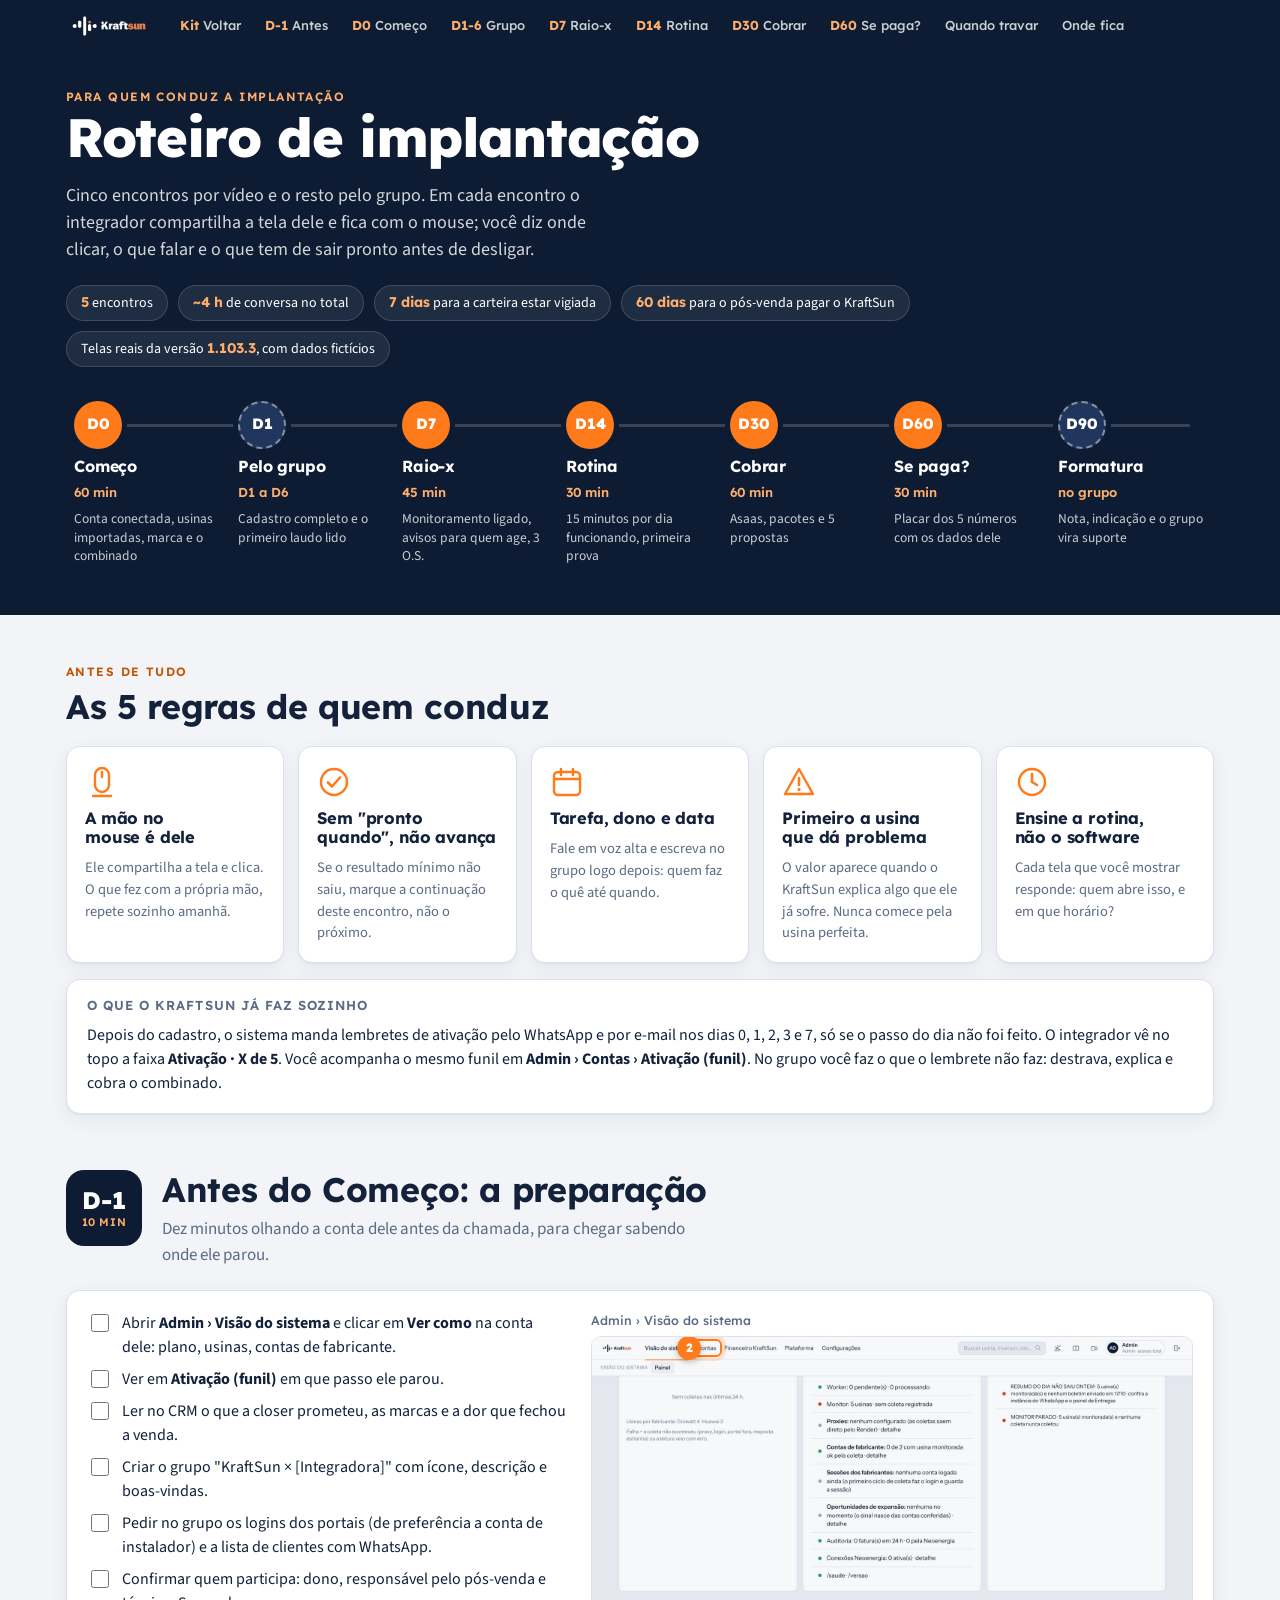
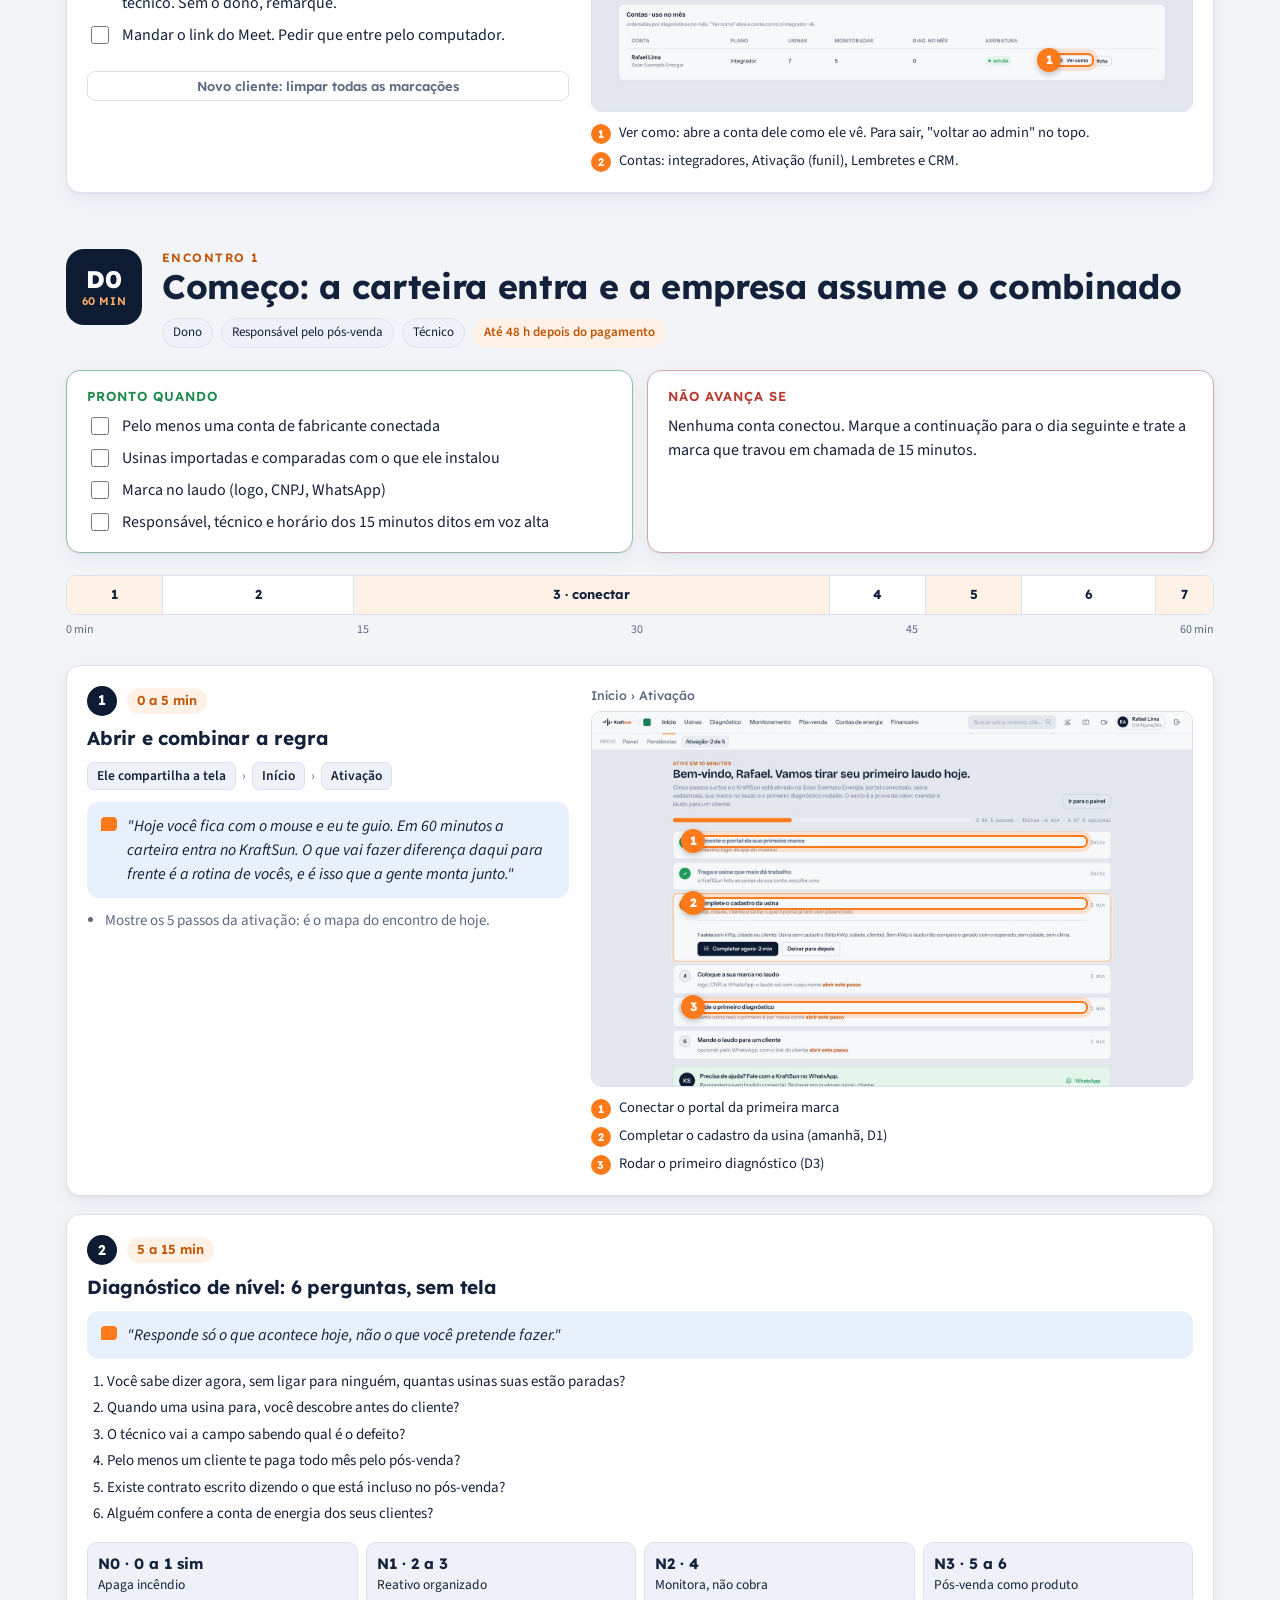
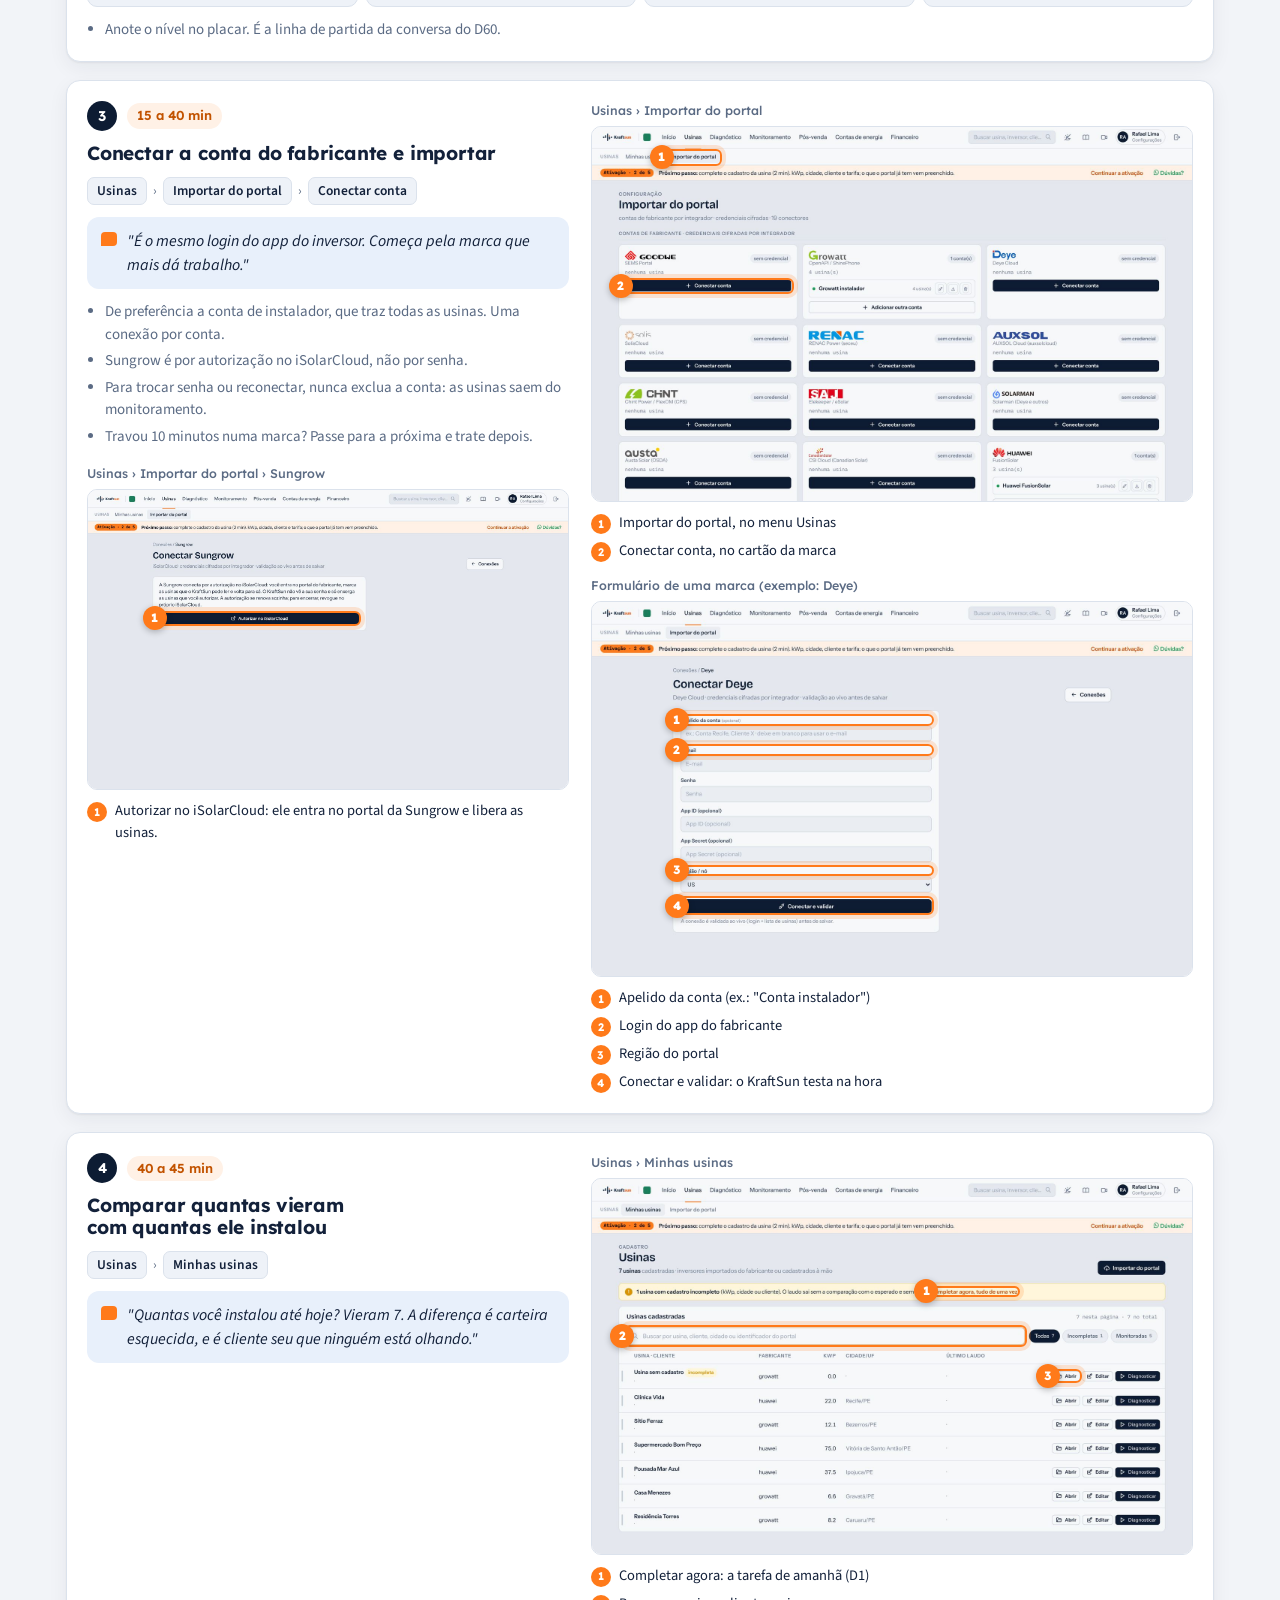
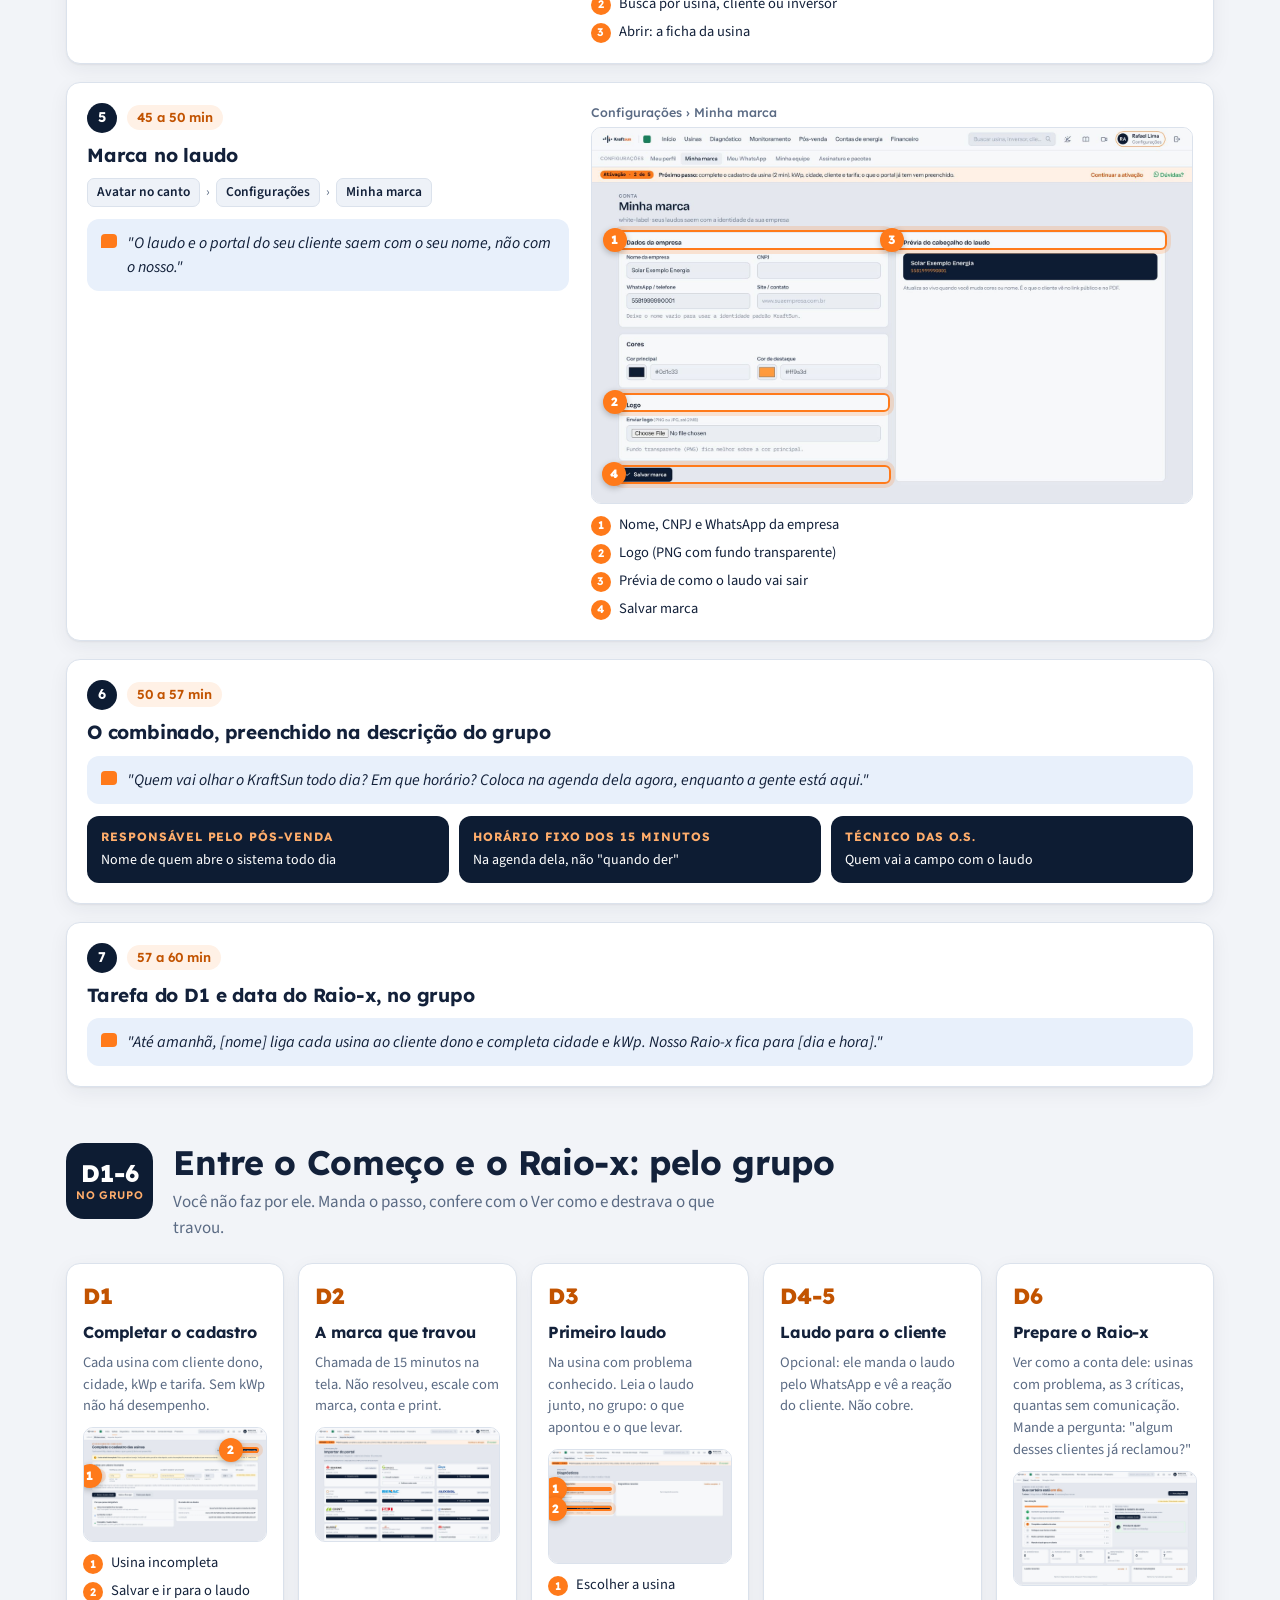
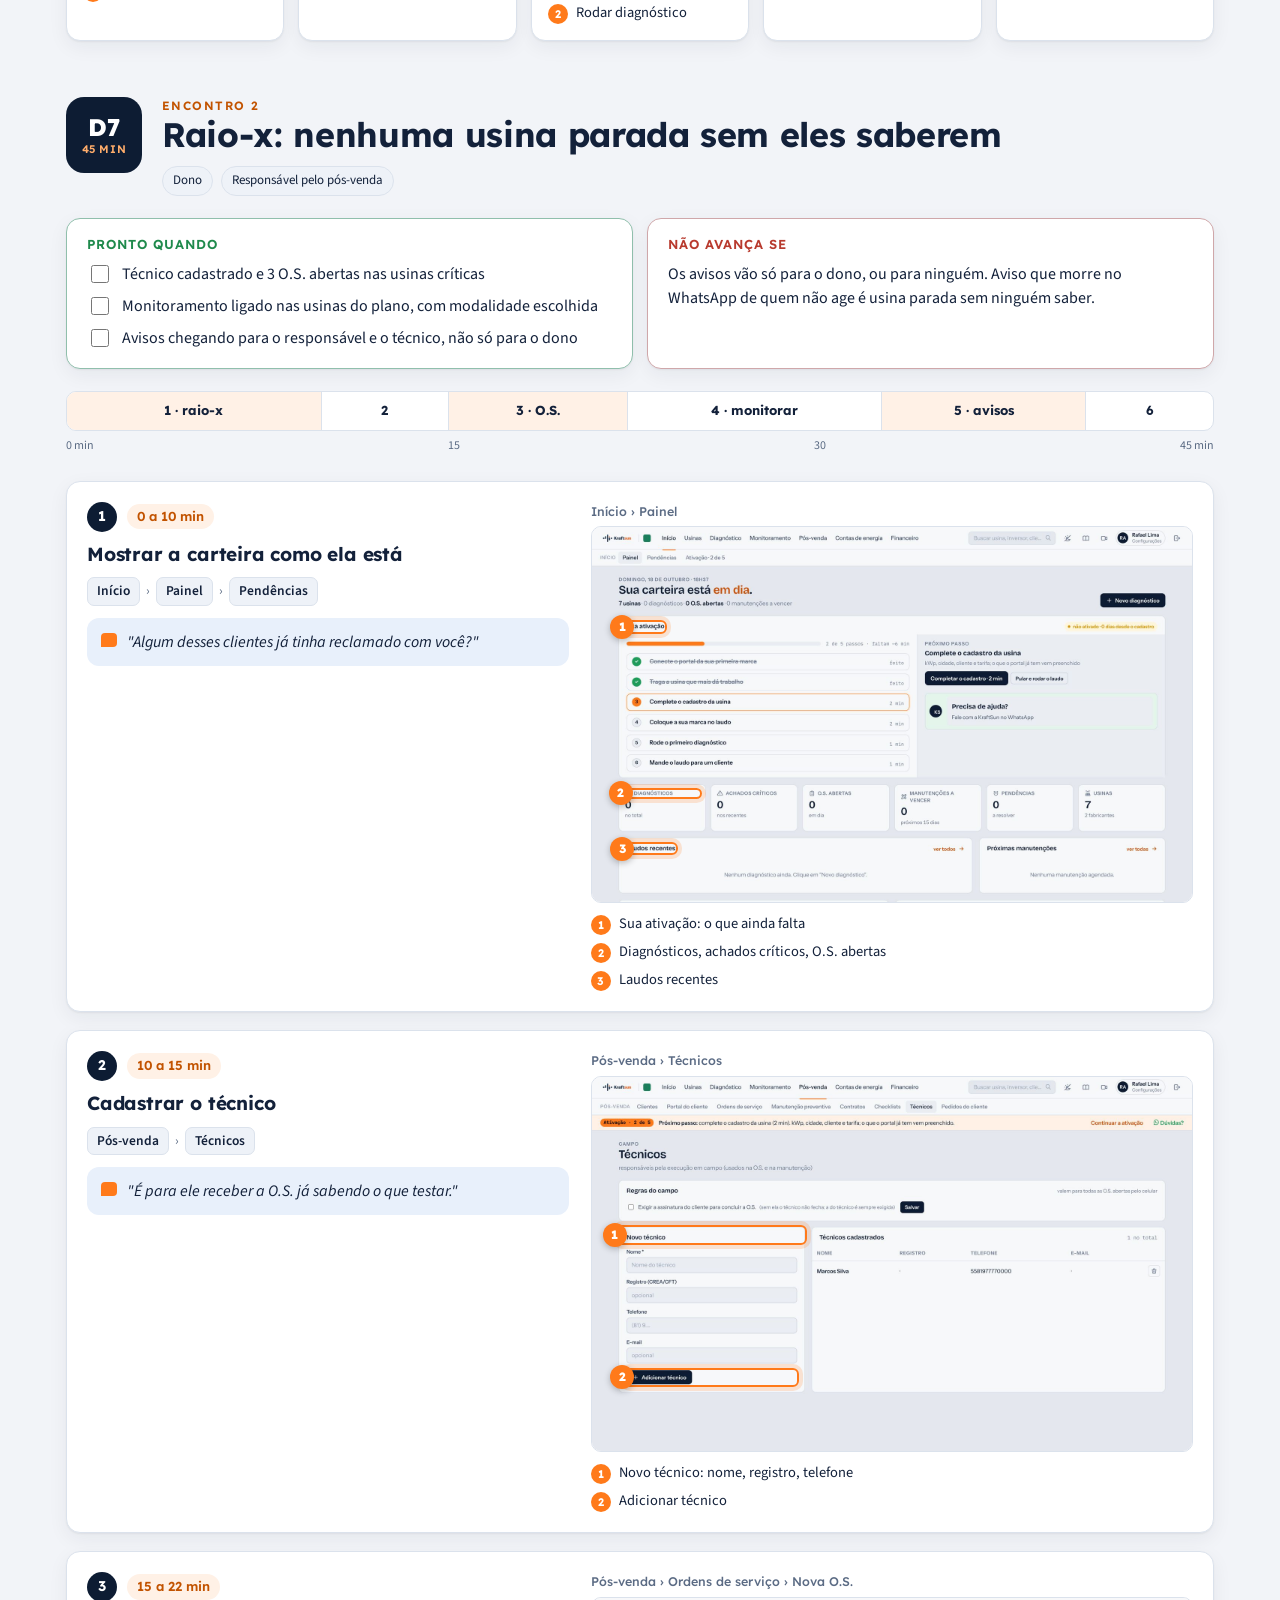
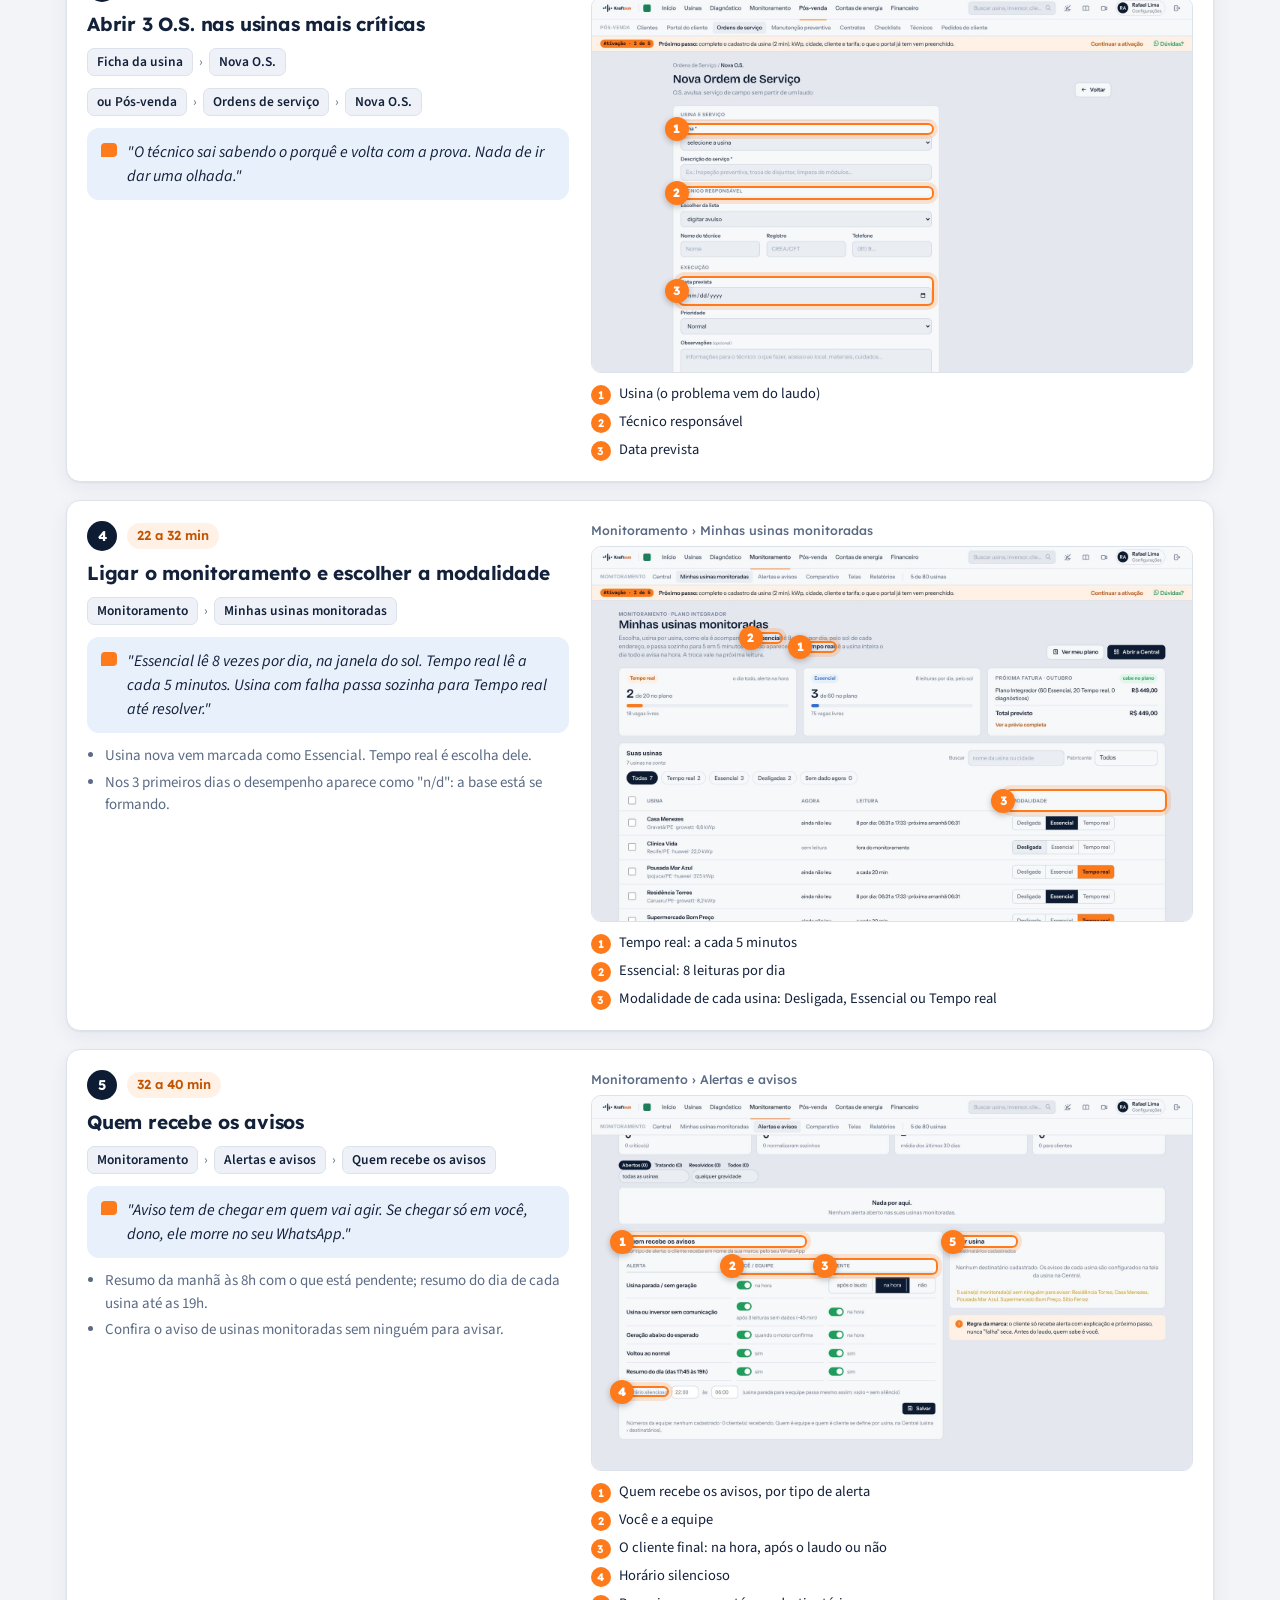
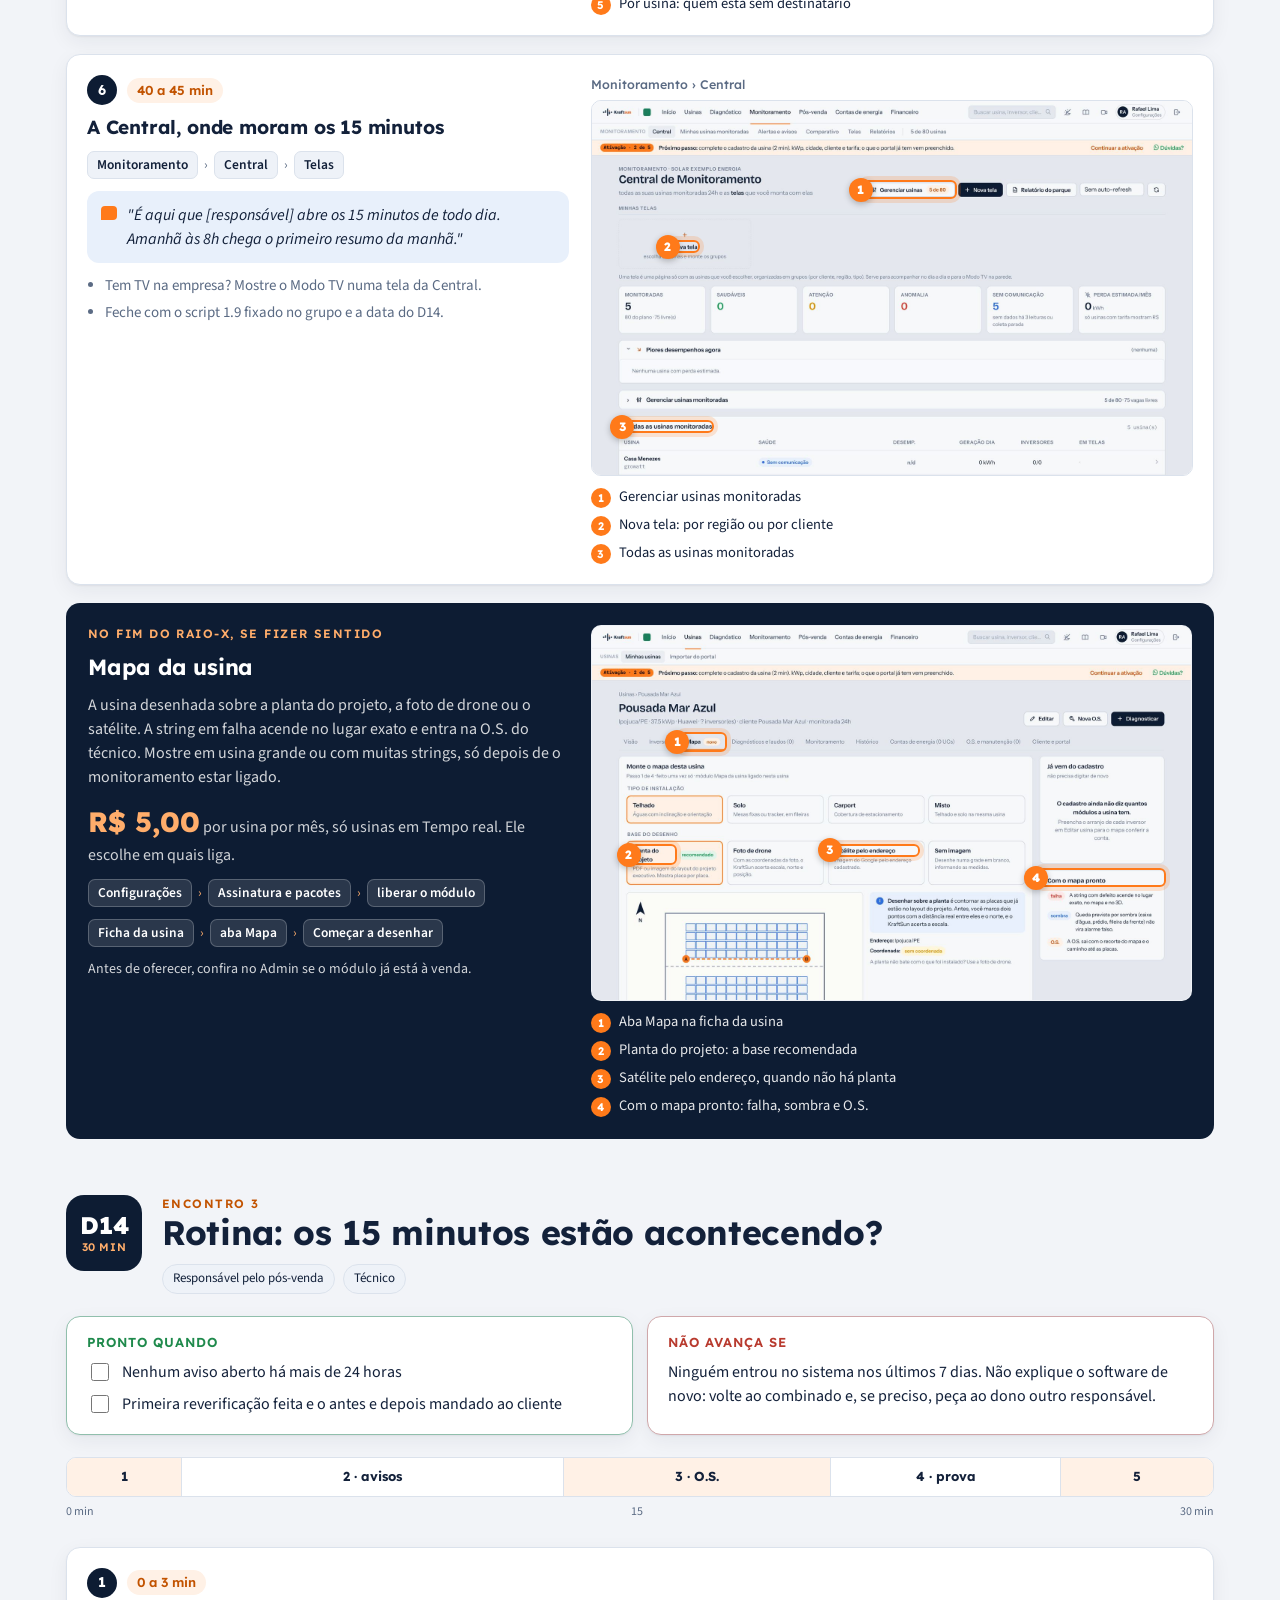
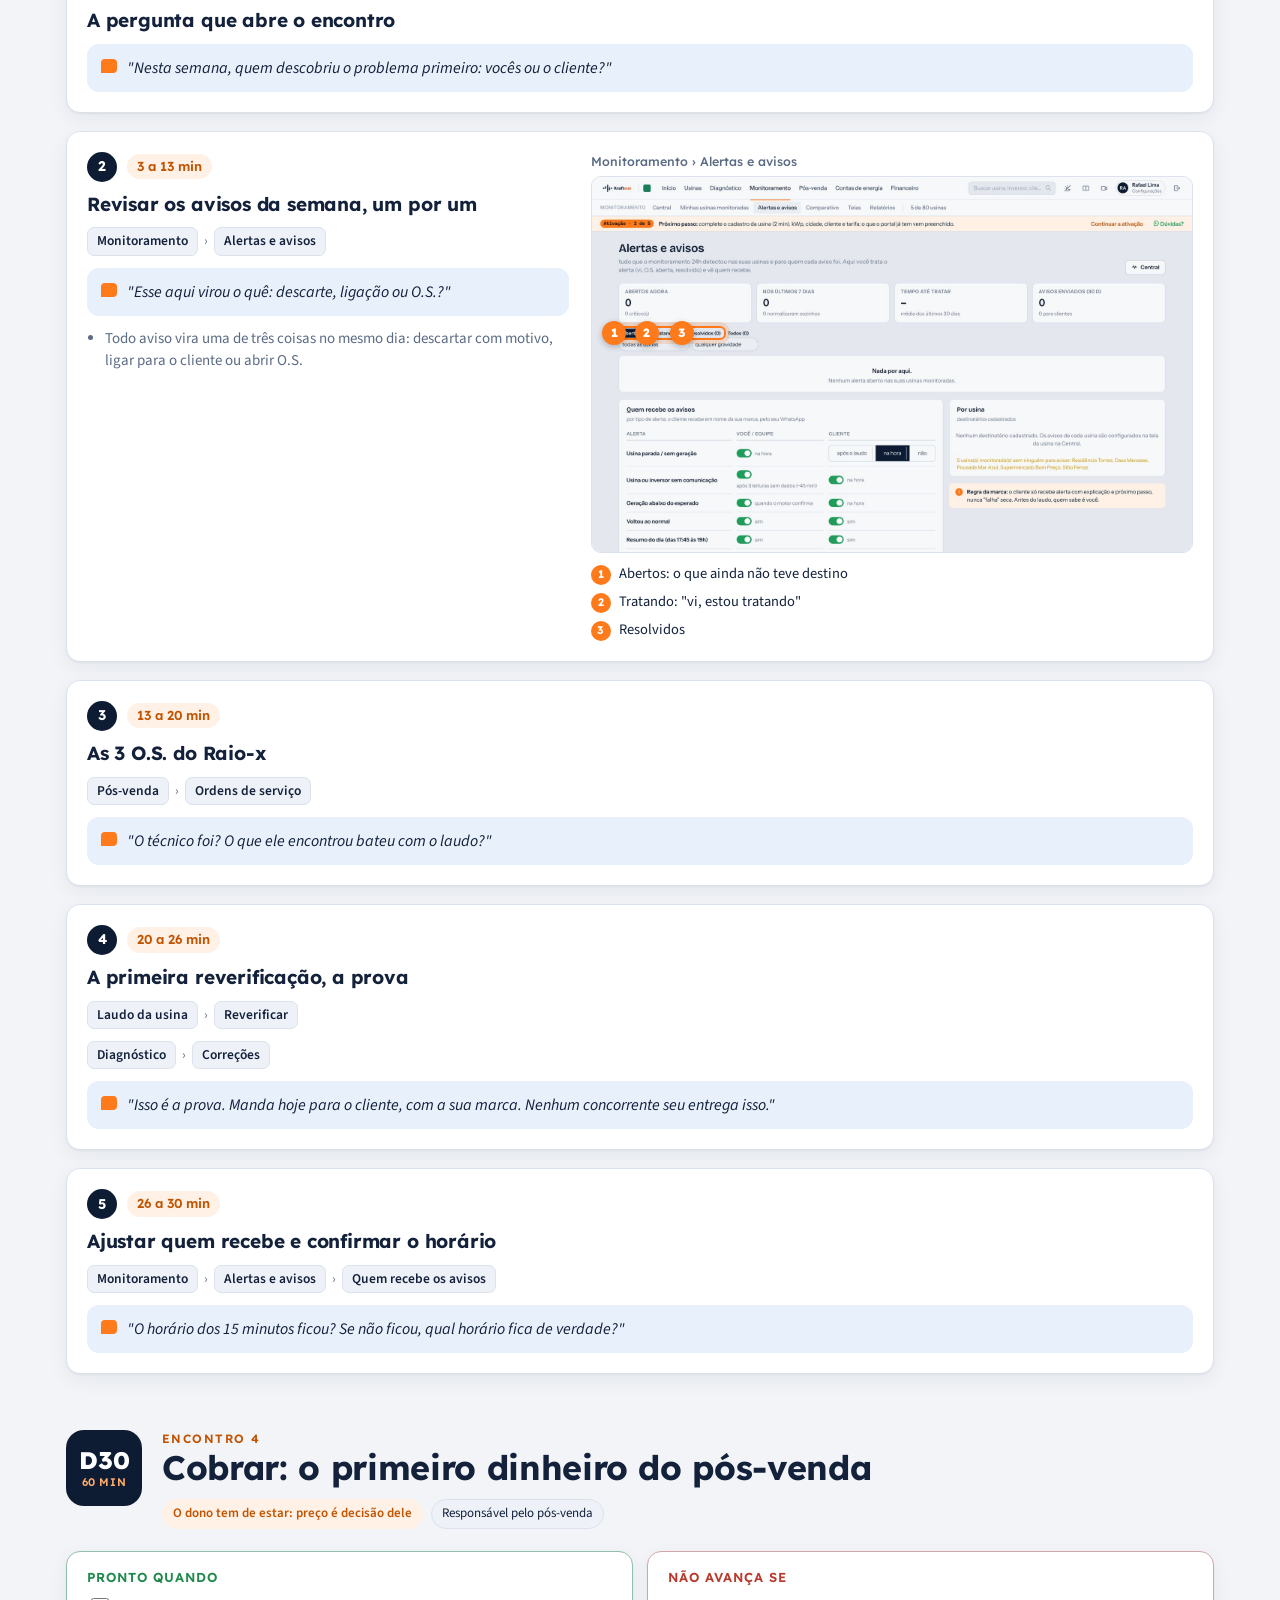
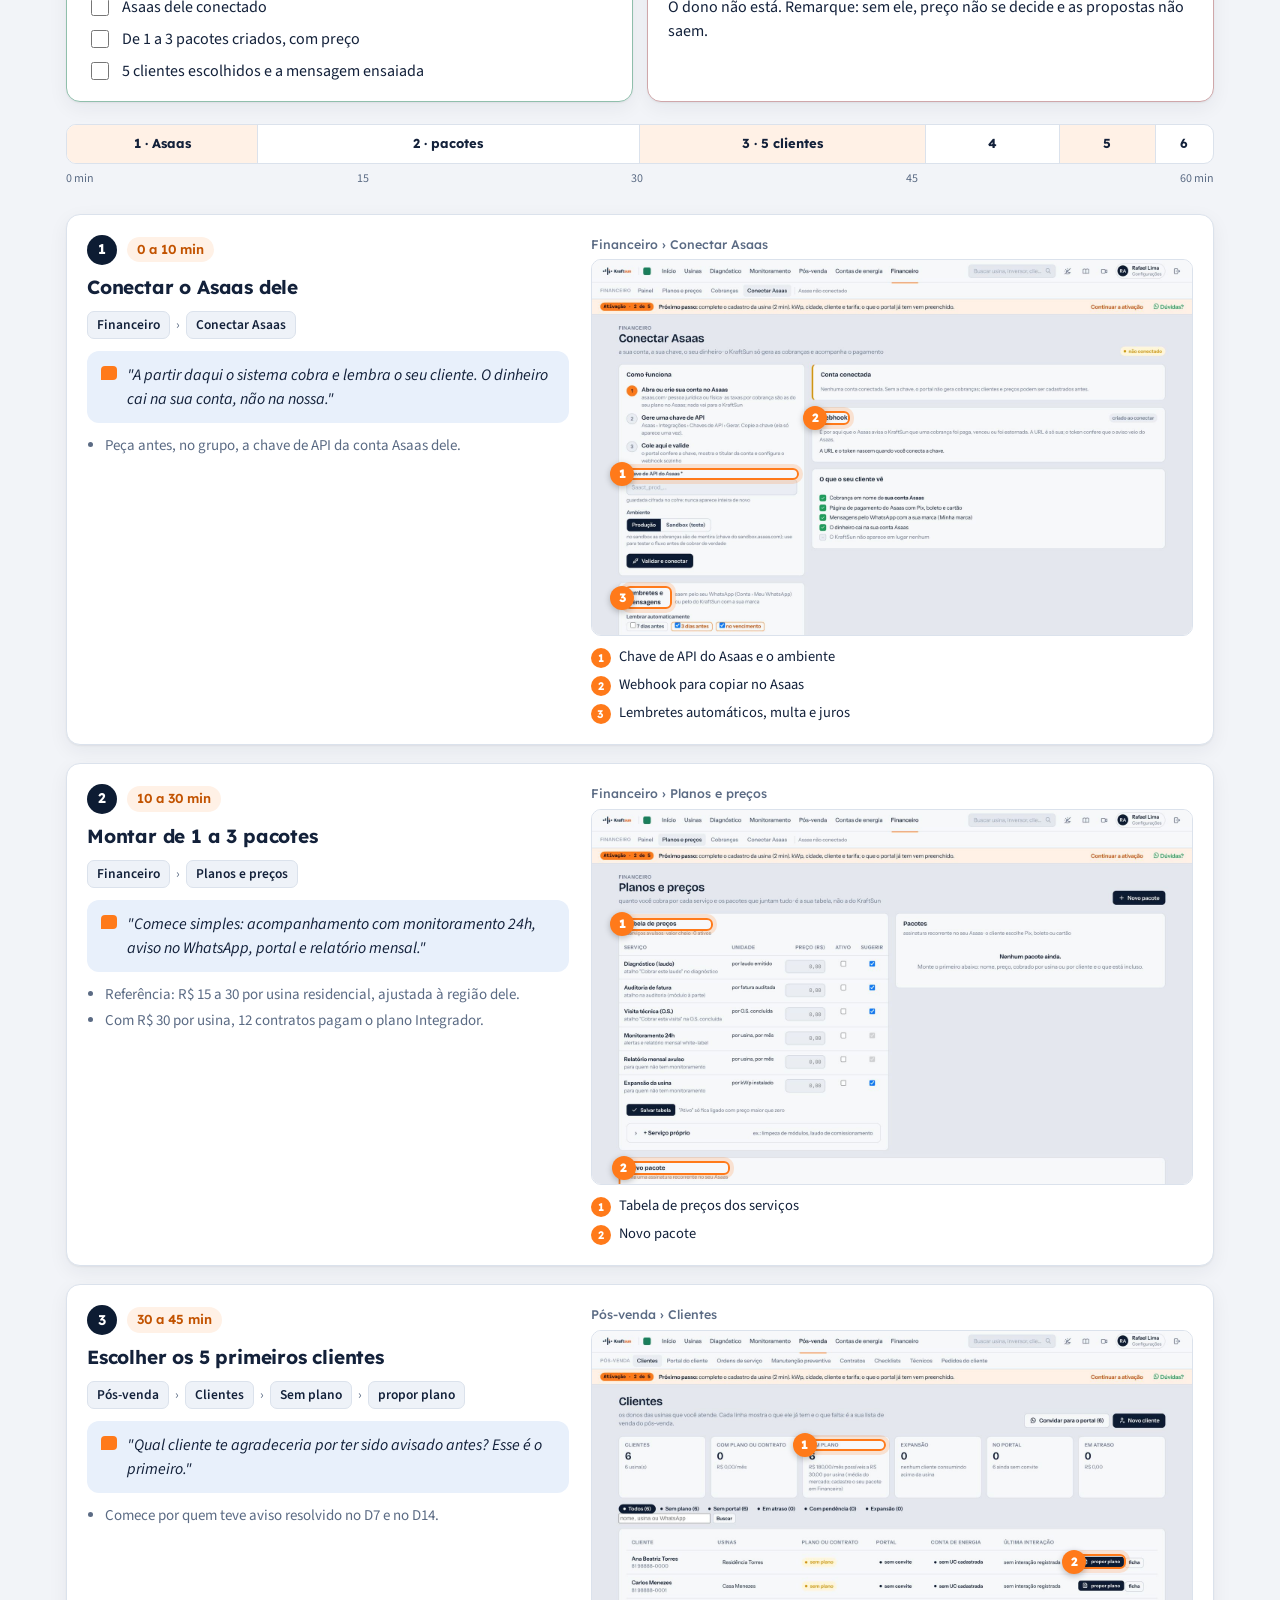
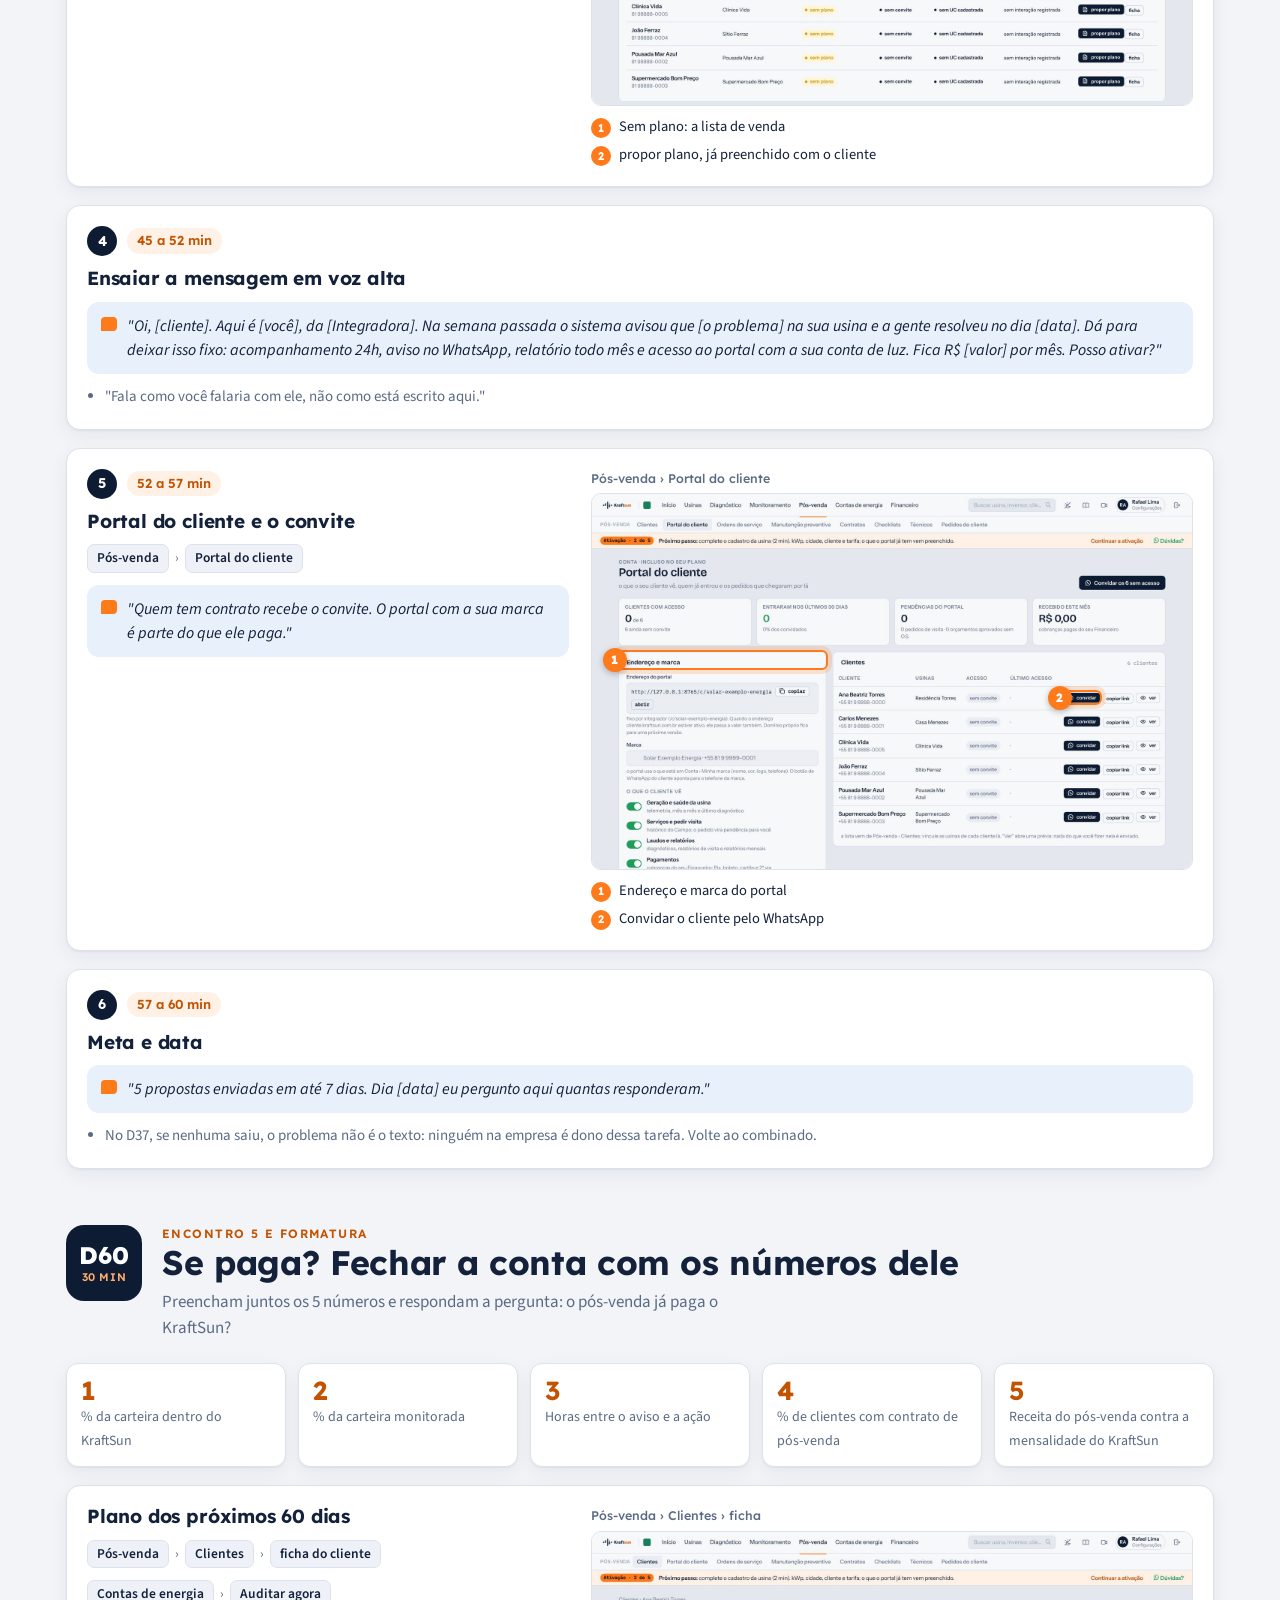
<file: implantacao/telas/index.html>
<!doctype html>
<html lang="pt-BR">
<head>
<meta charset="utf-8">
<meta name="viewport" content="width=device-width,initial-scale=1,viewport-fit=cover">
<meta name="robots" content="noindex, nofollow">
<link rel="icon" type="image/png" href="/favicon-32x32.png">
<title>Roteiro de implantação KraftSun</title>
<link rel="preconnect" href="https://fonts.googleapis.com">
<link rel="preconnect" href="https://fonts.gstatic.com" crossorigin>
<link href="https://fonts.googleapis.com/css2?family=Lexend:wght@500;600;700;800&family=Source+Sans+3:ital,wght@0,400;0,600;0,700;1,400&display=swap" rel="stylesheet">
<style>
/* Layout: manual de campo. Linha do tempo no topo, um capítulo por encontro com barra de minutos, passos e a tela real marcada. */
:root{
  --bg:#f2f4f8; --surface:#ffffff; --surface2:#eef2f8; --ink:#13213a; --muted:#5b6b84; --line:#dbe2ec;
  --navy:#0d1c33; --navy-ink:#ffffff; --or:#ff7a1a; --or-ink:#ffffff; --or-soft:#fff1e6; --or-text:#c25300;
  --good:#1f8a4c; --good-soft:#e5f5ec; --crit:#b83a2e; --crit-soft:#fbe9e7; --info-soft:#e8f0fb;
  --f-display:"Lexend",system-ui,-apple-system,"Segoe UI",sans-serif;
  --f-body:"Source Sans 3",system-ui,-apple-system,"Segoe UI",sans-serif;
  --r:14px; --shadow:0 1px 2px rgba(13,28,51,.06),0 6px 20px rgba(13,28,51,.06);
}
@media (prefers-color-scheme: dark){ :root:not([data-theme="light"]){
  --bg:#0a1322; --surface:#111d31; --surface2:#16253d; --ink:#e6ecf5; --muted:#9aa9bf; --line:#22344f;
  --navy:#0f2140; --navy-ink:#ffffff; --or:#ff8a33; --or-ink:#1a0d00; --or-soft:#2b1c10; --or-text:#ffad6b;
  --good:#46c47f; --good-soft:#12301f; --crit:#ff8578; --crit-soft:#3a1714; --info-soft:#14243c;
  --shadow:0 1px 2px rgba(0,0,0,.3),0 6px 20px rgba(0,0,0,.25); color-scheme:dark }}
:root[data-theme="dark"]{
  --bg:#0a1322; --surface:#111d31; --surface2:#16253d; --ink:#e6ecf5; --muted:#9aa9bf; --line:#22344f;
  --navy:#0f2140; --navy-ink:#ffffff; --or:#ff8a33; --or-ink:#1a0d00; --or-soft:#2b1c10; --or-text:#ffad6b;
  --good:#46c47f; --good-soft:#12301f; --crit:#ff8578; --crit-soft:#3a1714; --info-soft:#14243c;
  --shadow:0 1px 2px rgba(0,0,0,.3),0 6px 20px rgba(0,0,0,.25); color-scheme:dark }

*{box-sizing:border-box}
body{background:var(--bg);color:var(--ink);font-family:var(--f-body);font-size:16px;line-height:1.5;margin:0}
h1,h2,h3,h4{font-family:var(--f-display);margin:0;line-height:1.15;letter-spacing:-.01em;text-wrap:balance}
p{margin:0}
a{color:inherit}
.wrap{max-width:1180px;margin:0 auto;padding-left:max(16px,env(safe-area-inset-left,0px));padding-right:max(16px,env(safe-area-inset-right,0px))}
.muted{color:var(--muted)}
.kicker{font-family:var(--f-display);font-weight:600;font-size:12px;letter-spacing:.12em;text-transform:uppercase;color:var(--or-text)}
.tab{font-variant-numeric:tabular-nums}

/* barra fixa */
body::before{content:"";position:fixed;inset:0 0 auto;height:env(safe-area-inset-top,0px);z-index:30;background:var(--navy)}
.top{position:sticky;top:env(safe-area-inset-top,0px);z-index:20;background:var(--navy);color:var(--navy-ink)}
.top .wrap{display:flex;align-items:center;gap:18px;padding-block:10px}
.top img{height:26px;width:auto;display:block}
.jump{display:flex;gap:4px;overflow-x:auto;scrollbar-width:none;flex:1;min-width:0}
.jump::-webkit-scrollbar{display:none}
.jump a{font-family:var(--f-display);font-size:13px;font-weight:500;text-decoration:none;color:rgba(255,255,255,.78);padding:6px 10px;border-radius:8px;white-space:nowrap}
.jump a:hover,.jump a:focus-visible{background:rgba(255,255,255,.1);color:#fff;outline:none}
.jump a b{color:#ffad6b;font-weight:700;margin-right:4px}

/* hero */
.hero{background:var(--navy);color:var(--navy-ink);padding-block:36px 44px}
.hero h1{font-size:clamp(32px,5vw,54px);font-weight:800;letter-spacing:-.025em}
.hero .sub{font-size:18px;color:rgba(255,255,255,.82);max-width:60ch;margin-top:14px}
.hero .kicker{color:#ffad6b}
.facts{display:flex;flex-wrap:wrap;gap:10px;margin-top:22px}
.fact{background:rgba(255,255,255,.08);border:1px solid rgba(255,255,255,.14);border-radius:999px;padding:6px 14px;font-size:14px}
.fact b{font-family:var(--f-display);color:#ffad6b}

/* linha do tempo */
.tl{margin-top:34px;overflow-x:auto;padding-bottom:6px}
.tl-track{display:grid;grid-template-columns:repeat(7,minmax(128px,1fr));gap:0;min-width:900px;position:relative}
.tl-track::before{content:"";position:absolute;left:24px;right:24px;top:23px;height:3px;background:rgba(255,255,255,.18);border-radius:3px}
.tl-node{position:relative;text-decoration:none;color:inherit;padding:0 8px;display:flex;flex-direction:column;align-items:flex-start;gap:8px}
.tl-dot{width:48px;height:48px;border-radius:50%;background:var(--or);color:var(--or-ink);font-family:var(--f-display);font-weight:800;font-size:15px;display:flex;align-items:center;justify-content:center;position:relative;z-index:1;box-shadow:0 0 0 5px var(--navy)}
.tl-node.soft .tl-dot{background:#21365c;color:#fff;border:2px dashed rgba(255,255,255,.45)}
.tl-node h3{font-size:16px;font-weight:700}
.tl-node .dur{font-size:13px;color:#ffad6b;font-family:var(--f-display);font-weight:600}
.tl-node .out{font-size:13.5px;color:rgba(255,255,255,.78);line-height:1.35}
.tl-node:hover h3,.tl-node:focus-visible h3{text-decoration:underline;text-underline-offset:3px}
.tl-node:focus-visible{outline:2px solid #ffad6b;outline-offset:6px;border-radius:8px}

/* seções */
section.chap{padding-block:48px 8px}
.chap-head{display:grid;grid-template-columns:auto 1fr;gap:20px;align-items:start;margin-bottom:22px}
.badge{white-space:nowrap;min-width:76px;height:76px;padding:0 10px;border-radius:18px;background:var(--navy);color:var(--navy-ink);font-family:var(--f-display);font-weight:800;font-size:24px;display:flex;flex-direction:column;align-items:center;justify-content:center;line-height:1}
.badge small{font-size:11px;font-weight:600;color:#ffad6b;margin-top:5px;letter-spacing:.06em}
.chap-head h2{font-size:clamp(24px,3.2vw,34px);font-weight:700}
.chap-head .lead{margin-top:8px;color:var(--muted);font-size:17px;max-width:70ch}
.chips{display:flex;flex-wrap:wrap;gap:8px;margin-top:12px}
.chip{font-size:13px;padding:4px 10px;border-radius:999px;background:var(--surface2);color:var(--ink);border:1px solid var(--line)}
.chip.or{background:var(--or-soft);border-color:transparent;color:var(--or-text);font-weight:600}

.goal{display:grid;grid-template-columns:1fr 1fr;gap:14px;margin-bottom:22px}
.box{background:var(--surface);border:1px solid var(--line);border-radius:var(--r);padding:18px 20px;box-shadow:var(--shadow)}
.box h4{font-size:13px;letter-spacing:.08em;text-transform:uppercase;color:var(--muted);font-weight:600;margin-bottom:10px}
.box.ok{border-color:color-mix(in srgb,var(--good) 40%,var(--line))}
.box.ok h4{color:var(--good)}
.box.stop{border-color:color-mix(in srgb,var(--crit) 35%,var(--line))}
.box.stop h4{color:var(--crit)}
.checks{list-style:none;margin:0;padding:0;display:grid;gap:8px}
.checks li label{display:flex;gap:10px;align-items:flex-start;cursor:pointer}
.checks input{width:18px;height:18px;margin-top:3px;accent-color:var(--good);flex:0 0 auto}
.checks input:focus-visible{outline:2px solid var(--or);outline-offset:2px}

/* barra de minutos */
.mins{margin:0 0 26px}
.mins-bar{display:flex;height:40px;border-radius:10px;overflow:hidden;border:1px solid var(--line);background:var(--surface)}
.mins-bar a{display:flex;align-items:center;justify-content:center;text-decoration:none;font-family:var(--f-display);font-weight:700;font-size:13px;color:var(--ink);border-right:1px solid var(--line);min-width:0;white-space:nowrap;overflow:hidden}
.mins-bar a:last-child{border-right:0}
.mins-bar a:nth-child(odd){background:var(--or-soft)}
.mins-bar a:hover,.mins-bar a:focus-visible{background:var(--or);color:var(--or-ink);outline:none}
.mins-scale{display:flex;justify-content:space-between;font-size:12px;color:var(--muted);margin-top:6px;font-variant-numeric:tabular-nums}

/* passos */
.steps{display:grid;gap:18px}
.step{display:grid;grid-template-columns:minmax(0,1fr) minmax(0,1.25fr);gap:22px;background:var(--surface);border:1px solid var(--line);border-radius:var(--r);padding:20px;box-shadow:var(--shadow);scroll-margin-top:80px}
.step.noshot{grid-template-columns:1fr}
.step-txt{min-width:0;display:flex;flex-direction:column;gap:12px}
.step-top{display:flex;align-items:center;gap:10px;flex-wrap:wrap}
.num{width:30px;height:30px;border-radius:50%;background:var(--navy);color:var(--navy-ink);font-family:var(--f-display);font-weight:700;font-size:14px;display:flex;align-items:center;justify-content:center;flex:0 0 auto}
.time{font-family:var(--f-display);font-weight:600;font-size:13px;color:var(--or-text);background:var(--or-soft);padding:3px 10px;border-radius:999px;font-variant-numeric:tabular-nums}
.step h3{font-size:19px;font-weight:700}
.path{display:flex;flex-wrap:wrap;align-items:center;gap:6px;font-size:13.5px}
.path span{background:var(--surface2);border:1px solid var(--line);border-radius:7px;padding:3px 9px;font-weight:600}
.path i{font-style:normal;color:var(--muted)}
.say{position:relative;background:var(--info-soft);border-radius:12px;padding:12px 14px 12px 40px;font-style:italic}
.say::before{content:"";position:absolute;left:14px;top:15px;width:16px;height:14px;border-radius:4px 4px 4px 0;background:var(--or)}
.step ul.note{margin:0;padding-left:18px;color:var(--muted);font-size:15px;display:grid;gap:4px}

/* tela com marcas */
.shot{margin:0;min-width:0}
.frame{position:relative;border-radius:10px;overflow:hidden;border:1px solid var(--line);background:#e9edf3;cursor:zoom-in;aspect-ratio:16/10;max-width:100%}
.frame img{display:block;width:100%;height:100%;object-fit:cover}
.frame:focus-visible{outline:3px solid var(--or);outline-offset:2px}
.mk-box{position:absolute;border:2.5px solid #ff7a1a;border-radius:6px;box-shadow:0 0 0 4px rgba(255,122,26,.18);pointer-events:none}
.mk-dot{position:absolute;width:24px;height:24px;margin:-12px 0 0 -16px;border-radius:50%;background:#ff7a1a;color:#fff;font-family:var(--f-display);font-weight:800;font-size:12px;display:flex;align-items:center;justify-content:center;box-shadow:0 2px 6px rgba(0,0,0,.25);pointer-events:none}
.shot figcaption{margin-top:10px}
.legend{list-style:none;margin:0;padding:0;display:grid;gap:6px;font-size:14.5px}
.legend li{display:flex;gap:8px;align-items:flex-start}
.legend li b{flex:0 0 auto;width:20px;height:20px;border-radius:50%;background:#ff7a1a;color:#fff;font-family:var(--f-display);font-size:11px;display:flex;align-items:center;justify-content:center;margin-top:2px}
.shot .cap{font-size:12.5px;color:var(--muted);margin-bottom:6px;font-family:var(--f-display);font-weight:500}
.two-shots{display:grid;grid-template-columns:1fr 1fr;gap:14px}

/* faixas especiais */
.strip{display:grid;grid-template-columns:repeat(5,minmax(0,1fr));gap:14px}
.day{background:var(--surface);border:1px solid var(--line);border-radius:var(--r);padding:16px;display:flex;flex-direction:column;gap:10px;box-shadow:var(--shadow)}
.day .d{font-family:var(--f-display);font-weight:800;font-size:22px;color:var(--or-text)}
.day h3{font-size:16px}
.day p{font-size:14.5px;color:var(--muted)}
.day .frame{aspect-ratio:16/10}

.rules{display:grid;grid-template-columns:repeat(5,minmax(0,1fr));gap:14px}
.rule{background:var(--surface);border:1px solid var(--line);border-radius:var(--r);padding:18px;display:flex;flex-direction:column;gap:10px;box-shadow:var(--shadow)}
.rule svg{width:34px;height:34px}
.rule h3{font-size:16.5px}
.rule p{font-size:14.5px;color:var(--muted)}

.levels{display:grid;grid-template-columns:repeat(4,1fr);gap:8px;margin-top:4px}
.lv{border-radius:10px;padding:10px;background:var(--surface2);border:1px solid var(--line);font-size:13.5px}
.lv b{display:block;font-family:var(--f-display);font-size:15px}
.qs{margin:0;padding-left:20px;display:grid;gap:4px;font-size:15px}

.pact{display:grid;grid-template-columns:repeat(3,1fr);gap:10px}
.pact div{background:var(--navy);color:var(--navy-ink);border-radius:12px;padding:12px 14px;font-size:14px}
.pact div b{display:block;font-family:var(--f-display);color:#ffad6b;font-size:12px;letter-spacing:.08em;text-transform:uppercase;margin-bottom:4px}

.mapcall{display:grid;grid-template-columns:minmax(0,1fr) minmax(0,1.25fr);gap:22px;background:var(--navy);color:var(--navy-ink);border-radius:var(--r);padding:22px;margin-top:18px}
.mapcall h3{font-size:22px}
.mapcall p{color:rgba(255,255,255,.82)}
.mapcall .price{font-family:var(--f-display);font-weight:800;font-size:28px;color:#ffad6b}
.mapcall .legend li{color:rgba(255,255,255,.9)}
.mapcall .frame{border-color:rgba(255,255,255,.2)}
.mapcall .path span{background:rgba(255,255,255,.12);color:#fff;border-color:rgba(255,255,255,.22)}
.mapcall .path i{color:#ffad6b}

.score{display:grid;grid-template-columns:repeat(5,minmax(0,1fr));gap:12px}
.score div{background:var(--surface);border:1px solid var(--line);border-radius:12px;padding:14px;box-shadow:var(--shadow)}
.score b{display:block;font-family:var(--f-display);font-size:26px;color:var(--or-text);line-height:1}
.score span{font-size:14px;color:var(--muted)}
.where{display:grid;grid-template-columns:repeat(4,minmax(0,1fr));gap:12px}
.where div{border-radius:12px;padding:14px;background:var(--surface);border:1px solid var(--line);font-size:14.5px}
.where div b{display:block;font-family:var(--f-display);font-size:15px;margin-bottom:4px}
.where div i{font-style:normal;color:var(--or-text);font-weight:600;font-size:13px}

/* quando travar */
.stuck{display:grid;grid-template-columns:repeat(3,minmax(0,1fr));gap:14px}
.card{background:var(--surface);border:1px solid var(--line);border-radius:var(--r);padding:16px 18px;display:flex;flex-direction:column;gap:8px;box-shadow:var(--shadow)}
.tag{align-self:flex-start;font-family:var(--f-display);font-size:11px;font-weight:600;letter-spacing:.08em;text-transform:uppercase;padding:3px 8px;border-radius:6px}
.t-con{background:var(--info-soft);color:var(--ink)}
.t-mon{background:var(--or-soft);color:var(--or-text)}
.t-rot{background:var(--good-soft);color:var(--good)}
.t-com{background:var(--crit-soft);color:var(--crit)}
.card h3{font-size:16px}
.card p{font-size:14.5px;color:var(--muted)}
.card p.do{color:var(--ink)}
.card p.do::before{content:"Fazer: ";font-weight:700;color:var(--or-text)}

/* mapa de telas */
.menubar{background:var(--surface);border:1px solid var(--line);border-radius:var(--r);box-shadow:var(--shadow);overflow-x:auto}
.menu-grid{display:grid;grid-template-columns:repeat(8,minmax(150px,1fr));min-width:1200px}
.menu-col{border-right:1px solid var(--line)}
.menu-col:last-child{border-right:0}
.menu-col h3{font-size:14.5px;padding:14px 14px 12px;border-bottom:3px solid var(--or);background:var(--surface2)}
.menu-col ul{list-style:none;margin:0;padding:10px 10px 14px;display:grid;gap:6px}
.menu-col li{font-size:14px;padding:6px 8px;border-radius:8px;display:flex;justify-content:space-between;gap:6px;align-items:center}
.menu-col li.hot{background:var(--or-soft);font-weight:600}
.menu-col li em{font-style:normal;font-family:var(--f-display);font-size:11px;font-weight:700;color:var(--or-text);white-space:nowrap}

.never{background:var(--crit-soft);border-radius:var(--r);padding:18px 20px;margin-top:18px}
.never h3{font-size:16px;color:var(--crit);margin-bottom:8px}
.never ul{margin:0;padding-left:18px;display:grid;gap:4px}

footer{padding-block:40px 60px;color:var(--muted);font-size:14px}

/* zoom */
.lb[hidden]{display:none}
.lb{position:fixed;inset:0;z-index:50;background:rgba(6,12,24,.86);display:flex;align-items:center;justify-content:center;padding:max(16px,env(safe-area-inset-top,0px)) max(16px,env(safe-area-inset-right,0px)) max(16px,env(safe-area-inset-bottom,0px)) max(16px,env(safe-area-inset-left,0px))}
.lb .frame{width:min(1400px,100%);cursor:zoom-out;border:0}
.lb button{position:absolute;top:max(14px,env(safe-area-inset-top,0px));right:max(14px,env(safe-area-inset-right,0px));font:600 15px var(--f-display);background:#fff;color:#0d1c33;border:0;border-radius:10px;padding:8px 14px;cursor:pointer}

.reset{font:600 13px var(--f-display);background:transparent;border:1px solid var(--line);color:var(--muted);border-radius:8px;padding:6px 12px;cursor:pointer;margin-top:12px}
.reset:hover{color:var(--ink)}

@media (max-width:980px){
  .rules{grid-template-columns:repeat(2,minmax(0,1fr))}
  .strip{grid-template-columns:repeat(2,minmax(0,1fr))}
  .stuck{grid-template-columns:repeat(2,minmax(0,1fr))}
  .score{grid-template-columns:repeat(2,minmax(0,1fr))}
  .where{grid-template-columns:repeat(2,minmax(0,1fr))}
  .step,.mapcall{grid-template-columns:1fr}
}
@media (max-width:640px){
  .rules,.strip,.stuck,.score,.where,.goal,.two-shots,.pact,.levels{grid-template-columns:1fr}
  .chap-head{grid-template-columns:1fr}
  .badge{height:64px;min-width:64px;width:auto;justify-self:start;font-size:20px;white-space:nowrap}
  .mins-bar a{font-size:11px}
  .top img{height:22px}
}
@media (prefers-reduced-motion:reduce){*{scroll-behavior:auto!important}}
html{scroll-behavior:smooth}
.logo-dark{display:none}
</style>
</head>
<body>

<header class="top">
  <div class="wrap">
    <a href="../" title="Voltar ao kit de implantação"><img src="img/logo-white.png" alt="KraftSun"></a>
    <nav class="jump" aria-label="Ir para">
      <a href="../"><b>Kit</b>Voltar</a>
      <a href="#antes"><b>D-1</b>Antes</a>
      <a href="#e1"><b>D0</b>Começo</a>
      <a href="#grupo"><b>D1-6</b>Grupo</a>
      <a href="#e2"><b>D7</b>Raio-x</a>
      <a href="#e3"><b>D14</b>Rotina</a>
      <a href="#e4"><b>D30</b>Cobrar</a>
      <a href="#e5"><b>D60</b>Se paga?</a>
      <a href="#travar">Quando travar</a>
      <a href="#telas">Onde fica</a>
    </nav>
  </div>
</header>

<div class="hero">
  <div class="wrap">
    <div class="kicker">Para quem conduz a implantação</div>
    <h1>Roteiro de implantação</h1>
    <p class="sub">Cinco encontros por vídeo e o resto pelo grupo. Em cada encontro o integrador compartilha a tela dele e fica com o mouse; você diz onde clicar, o que falar e o que tem de sair pronto antes de desligar.</p>
    <div class="facts">
      <span class="fact"><b>5</b> encontros</span>
      <span class="fact"><b>~4 h</b> de conversa no total</span>
      <span class="fact"><b>7 dias</b> para a carteira estar vigiada</span>
      <span class="fact"><b>60 dias</b> para o pós-venda pagar o KraftSun</span>
      <span class="fact">Telas reais da versão <b>1.103.3</b>, com dados fictícios</span>
    </div>
    <div class="tl" role="list">
      <div class="tl-track">
        <a class="tl-node" href="#e1" role="listitem"><span class="tl-dot">D0</span><h3>Começo</h3><span class="dur">60 min</span><span class="out">Conta conectada, usinas importadas, marca e o combinado</span></a>
        <a class="tl-node soft" href="#grupo" role="listitem"><span class="tl-dot">D1</span><h3>Pelo grupo</h3><span class="dur">D1 a D6</span><span class="out">Cadastro completo e o primeiro laudo lido</span></a>
        <a class="tl-node" href="#e2" role="listitem"><span class="tl-dot">D7</span><h3>Raio-x</h3><span class="dur">45 min</span><span class="out">Monitoramento ligado, avisos para quem age, 3 O.S.</span></a>
        <a class="tl-node" href="#e3" role="listitem"><span class="tl-dot">D14</span><h3>Rotina</h3><span class="dur">30 min</span><span class="out">15 minutos por dia funcionando, primeira prova</span></a>
        <a class="tl-node" href="#e4" role="listitem"><span class="tl-dot">D30</span><h3>Cobrar</h3><span class="dur">60 min</span><span class="out">Asaas, pacotes e 5 propostas</span></a>
        <a class="tl-node" href="#e5" role="listitem"><span class="tl-dot">D60</span><h3>Se paga?</h3><span class="dur">30 min</span><span class="out">Placar dos 5 números com os dados dele</span></a>
        <a class="tl-node soft" href="#e5" role="listitem"><span class="tl-dot">D90</span><h3>Formatura</h3><span class="dur">no grupo</span><span class="out">Nota, indicação e o grupo vira suporte</span></a>
      </div>
    </div>
  </div>
</div>

<main>
<!-- REGRAS -->
<section class="chap" id="regras">
  <div class="wrap">
    <div class="kicker">Antes de tudo</div>
    <h2 style="font-size:clamp(24px,3.2vw,34px);margin:6px 0 20px">As 5 regras de quem conduz</h2>
    <div class="rules">
      <div class="rule">
        <svg viewBox="0 0 34 34" aria-hidden="true"><rect x="10" y="3" width="14" height="24" rx="7" fill="none" stroke="#ff7a1a" stroke-width="2.4"/><line x1="17" y1="7" x2="17" y2="12" stroke="#ff7a1a" stroke-width="2.4" stroke-linecap="round"/><path d="M8 31h18" stroke="#ff7a1a" stroke-width="2.4" stroke-linecap="round"/></svg>
        <h3>A mão no mouse é dele</h3><p>Ele compartilha a tela e clica. O que fez com a própria mão, repete sozinho amanhã.</p>
      </div>
      <div class="rule">
        <svg viewBox="0 0 34 34" aria-hidden="true"><circle cx="17" cy="17" r="13" fill="none" stroke="#ff7a1a" stroke-width="2.4"/><path d="M11 17.5l4 4 8-9" fill="none" stroke="#ff7a1a" stroke-width="2.6" stroke-linecap="round" stroke-linejoin="round"/></svg>
        <h3>Sem "pronto quando", não avança</h3><p>Se o resultado mínimo não saiu, marque a continuação deste encontro, não o próximo.</p>
      </div>
      <div class="rule">
        <svg viewBox="0 0 34 34" aria-hidden="true"><rect x="4" y="7" width="26" height="23" rx="4" fill="none" stroke="#ff7a1a" stroke-width="2.4"/><path d="M4 14h26M11 4v6M23 4v6" stroke="#ff7a1a" stroke-width="2.4" stroke-linecap="round"/></svg>
        <h3>Tarefa, dono e data</h3><p>Fale em voz alta e escreva no grupo logo depois: quem faz o quê até quando.</p>
      </div>
      <div class="rule">
        <svg viewBox="0 0 34 34" aria-hidden="true"><path d="M17 4l14 25H3z" fill="none" stroke="#ff7a1a" stroke-width="2.4" stroke-linejoin="round"/><path d="M17 13v7" stroke="#ff7a1a" stroke-width="2.6" stroke-linecap="round"/><circle cx="17" cy="24.5" r="1.6" fill="#ff7a1a"/></svg>
        <h3>Primeiro a usina que dá problema</h3><p>O valor aparece quando o KraftSun explica algo que ele já sofre. Nunca comece pela usina perfeita.</p>
      </div>
      <div class="rule">
        <svg viewBox="0 0 34 34" aria-hidden="true"><circle cx="17" cy="17" r="13" fill="none" stroke="#ff7a1a" stroke-width="2.4"/><path d="M17 9v8l5 3" fill="none" stroke="#ff7a1a" stroke-width="2.6" stroke-linecap="round" stroke-linejoin="round"/></svg>
        <h3>Ensine a rotina, não o software</h3><p>Cada tela que você mostrar responde: quem abre isso, e em que horário?</p>
      </div>
    </div>
    <div class="box" style="margin-top:16px">
      <h4>O que o KraftSun já faz sozinho</h4>
      <p>Depois do cadastro, o sistema manda lembretes de ativação pelo WhatsApp e por e-mail nos dias 0, 1, 2, 3 e 7, só se o passo do dia não foi feito. O integrador vê no topo a faixa <b>Ativação · X de 5</b>. Você acompanha o mesmo funil em <b>Admin › Contas › Ativação (funil)</b>. No grupo você faz o que o lembrete não faz: destrava, explica e cobra o combinado.</p>
    </div>
  </div>
</section>

<!-- ANTES -->
<section class="chap" id="antes">
  <div class="wrap">
    <div class="chap-head">
      <div class="badge">D-1<small>10 MIN</small></div>
      <div>
        <h2>Antes do Começo: a preparação</h2>
        <p class="lead">Dez minutos olhando a conta dele antes da chamada, para chegar sabendo onde ele parou.</p>
      </div>
    </div>
    <div class="step">
      <div class="step-txt">
        <ul class="checks" data-ck="antes">
          <li><label><input type="checkbox" id="ck-antes-1"> <span>Abrir <b>Admin › Visão do sistema</b> e clicar em <b>Ver como</b> na conta dele: plano, usinas, contas de fabricante.</span></label></li>
          <li><label><input type="checkbox" id="ck-antes-2"> <span>Ver em <b>Ativação (funil)</b> em que passo ele parou.</span></label></li>
          <li><label><input type="checkbox" id="ck-antes-3"> <span>Ler no CRM o que a closer prometeu, as marcas e a dor que fechou a venda.</span></label></li>
          <li><label><input type="checkbox" id="ck-antes-4"> <span>Criar o grupo "KraftSun × [Integradora]" com ícone, descrição e boas-vindas.</span></label></li>
          <li><label><input type="checkbox" id="ck-antes-5"> <span>Pedir no grupo os logins dos portais (de preferência a conta de instalador) e a lista de clientes com WhatsApp.</span></label></li>
          <li><label><input type="checkbox" id="ck-antes-6"> <span>Confirmar quem participa: dono, responsável pelo pós-venda e técnico. Sem o dono, remarque.</span></label></li>
          <li><label><input type="checkbox" id="ck-antes-7"> <span>Mandar o link do Meet. Pedir que entre pelo computador.</span></label></li>
        </ul>
        <button class="reset" type="button" data-reset="antes">Novo cliente: limpar todas as marcações</button>
      </div>
      <figure class="shot" data-k="vercomo">
        <div class="cap">Admin › Visão do sistema</div>
        <div class="frame" tabindex="0" role="button" aria-label="Ampliar a tela"><img src="img/vercomo.jpg" alt="Visão do sistema com a lista de contas e o botão Ver como" loading="lazy"></div>
        <figcaption><ol class="legend"><li><b>1</b>Ver como: abre a conta dele como ele vê. Para sair, "voltar ao admin" no topo.</li><li><b>2</b>Contas: integradores, Ativação (funil), Lembretes e CRM.</li></ol></figcaption>
      </figure>
    </div>
  </div>
</section>

<!-- E1 -->
<section class="chap" id="e1">
  <div class="wrap">
    <div class="chap-head">
      <div class="badge">D0<small>60 MIN</small></div>
      <div>
        <div class="kicker">Encontro 1</div>
        <h2>Começo: a carteira entra e a empresa assume o combinado</h2>
        <div class="chips"><span class="chip">Dono</span><span class="chip">Responsável pelo pós-venda</span><span class="chip">Técnico</span><span class="chip or">Até 48 h depois do pagamento</span></div>
      </div>
    </div>
    <div class="goal">
      <div class="box ok"><h4>Pronto quando</h4>
        <ul class="checks" data-ck="e1">
          <li><label><input type="checkbox" id="ck-e1-1"> <span>Pelo menos uma conta de fabricante conectada</span></label></li>
          <li><label><input type="checkbox" id="ck-e1-2"> <span>Usinas importadas e comparadas com o que ele instalou</span></label></li>
          <li><label><input type="checkbox" id="ck-e1-3"> <span>Marca no laudo (logo, CNPJ, WhatsApp)</span></label></li>
          <li><label><input type="checkbox" id="ck-e1-4"> <span>Responsável, técnico e horário dos 15 minutos ditos em voz alta</span></label></li>
        </ul>
      </div>
      <div class="box stop"><h4>Não avança se</h4><p>Nenhuma conta conectou. Marque a continuação para o dia seguinte e trate a marca que travou em chamada de 15 minutos.</p></div>
    </div>
    <div class="mins">
      <div class="mins-bar" role="list">
        <a href="#e1-1" style="flex:5" role="listitem" title="0 a 5 min">1</a>
        <a href="#e1-2" style="flex:10" role="listitem" title="5 a 15 min">2</a>
        <a href="#e1-3" style="flex:25" role="listitem" title="15 a 40 min">3 · conectar</a>
        <a href="#e1-4" style="flex:5" role="listitem" title="40 a 45 min">4</a>
        <a href="#e1-5" style="flex:5" role="listitem" title="45 a 50 min">5</a>
        <a href="#e1-6" style="flex:7" role="listitem" title="50 a 57 min">6</a>
        <a href="#e1-7" style="flex:3" role="listitem" title="57 a 60 min">7</a>
      </div>
      <div class="mins-scale"><span>0 min</span><span>15</span><span>30</span><span>45</span><span>60 min</span></div>
    </div>
    <div class="steps">
      <article class="step" id="e1-1">
        <div class="step-txt">
          <div class="step-top"><span class="num">1</span><span class="time">0 a 5 min</span></div>
          <h3>Abrir e combinar a regra</h3>
          <div class="path"><span>Ele compartilha a tela</span><i>›</i><span>Início</span><i>›</i><span>Ativação</span></div>
          <p class="say">"Hoje você fica com o mouse e eu te guio. Em 60 minutos a carteira entra no KraftSun. O que vai fazer diferença daqui para frente é a rotina de vocês, e é isso que a gente monta junto."</p>
          <ul class="note"><li>Mostre os 5 passos da ativação: é o mapa do encontro de hoje.</li></ul>
        </div>
        <figure class="shot" data-k="ativacao">
          <div class="cap">Início › Ativação</div>
          <div class="frame" tabindex="0" role="button" aria-label="Ampliar a tela"><img src="img/ativacao.jpg" alt="Tela de ativação com os passos" loading="lazy"></div>
          <figcaption><ol class="legend"><li><b>1</b>Conectar o portal da primeira marca</li><li><b>2</b>Completar o cadastro da usina (amanhã, D1)</li><li><b>3</b>Rodar o primeiro diagnóstico (D3)</li></ol></figcaption>
        </figure>
      </article>

      <article class="step noshot" id="e1-2">
        <div class="step-txt">
          <div class="step-top"><span class="num">2</span><span class="time">5 a 15 min</span></div>
          <h3>Diagnóstico de nível: 6 perguntas, sem tela</h3>
          <p class="say">"Responde só o que acontece hoje, não o que você pretende fazer."</p>
          <ol class="qs">
            <li>Você sabe dizer agora, sem ligar para ninguém, quantas usinas suas estão paradas?</li>
            <li>Quando uma usina para, você descobre antes do cliente?</li>
            <li>O técnico vai a campo sabendo qual é o defeito?</li>
            <li>Pelo menos um cliente te paga todo mês pelo pós-venda?</li>
            <li>Existe contrato escrito dizendo o que está incluso no pós-venda?</li>
            <li>Alguém confere a conta de energia dos seus clientes?</li>
          </ol>
          <div class="levels">
            <div class="lv"><b>N0 · 0 a 1 sim</b>Apaga incêndio</div>
            <div class="lv"><b>N1 · 2 a 3</b>Reativo organizado</div>
            <div class="lv"><b>N2 · 4</b>Monitora, não cobra</div>
            <div class="lv"><b>N3 · 5 a 6</b>Pós-venda como produto</div>
          </div>
          <ul class="note"><li>Anote o nível no placar. É a linha de partida da conversa do D60.</li></ul>
        </div>
      </article>

      <article class="step" id="e1-3">
        <div class="step-txt">
          <div class="step-top"><span class="num">3</span><span class="time">15 a 40 min</span></div>
          <h3>Conectar a conta do fabricante e importar</h3>
          <div class="path"><span>Usinas</span><i>›</i><span>Importar do portal</span><i>›</i><span>Conectar conta</span></div>
          <p class="say">"É o mesmo login do app do inversor. Começa pela marca que mais dá trabalho."</p>
          <ul class="note">
            <li>De preferência a conta de instalador, que traz todas as usinas. Uma conexão por conta.</li>
            <li>Sungrow é por autorização no iSolarCloud, não por senha.</li>
            <li>Para trocar senha ou reconectar, nunca exclua a conta: as usinas saem do monitoramento.</li>
            <li>Travou 10 minutos numa marca? Passe para a próxima e trate depois.</li>
          </ul>
          <figure class="shot" data-k="sungrow" style="margin-top:4px">
            <div class="cap">Usinas › Importar do portal › Sungrow</div>
            <div class="frame" tabindex="0" role="button" aria-label="Ampliar a tela"><img src="img/sungrow.jpg" alt="Conectar Sungrow por autorização" loading="lazy"></div>
            <figcaption><ol class="legend"><li><b>1</b>Autorizar no iSolarCloud: ele entra no portal da Sungrow e libera as usinas.</li></ol></figcaption>
          </figure>
        </div>
        <div class="two-shots" style="grid-template-columns:1fr">
          <figure class="shot" data-k="importar">
            <div class="cap">Usinas › Importar do portal</div>
            <div class="frame" tabindex="0" role="button" aria-label="Ampliar a tela"><img src="img/importar.jpg" alt="Tela Importar do portal com as marcas" loading="lazy"></div>
            <figcaption><ol class="legend"><li><b>1</b>Importar do portal, no menu Usinas</li><li><b>2</b>Conectar conta, no cartão da marca</li></ol></figcaption>
          </figure>
          <figure class="shot" data-k="conectar">
            <div class="cap">Formulário de uma marca (exemplo: Deye)</div>
            <div class="frame" tabindex="0" role="button" aria-label="Ampliar a tela"><img src="img/conectar.jpg" alt="Formulário para conectar a conta Deye" loading="lazy"></div>
            <figcaption><ol class="legend"><li><b>1</b>Apelido da conta (ex.: "Conta instalador")</li><li><b>2</b>Login do app do fabricante</li><li><b>3</b>Região do portal</li><li><b>4</b>Conectar e validar: o KraftSun testa na hora</li></ol></figcaption>
          </figure>
        </div>
      </article>

      <article class="step" id="e1-4">
        <div class="step-txt">
          <div class="step-top"><span class="num">4</span><span class="time">40 a 45 min</span></div>
          <h3>Comparar quantas vieram com quantas ele instalou</h3>
          <div class="path"><span>Usinas</span><i>›</i><span>Minhas usinas</span></div>
          <p class="say">"Quantas você instalou até hoje? Vieram 7. A diferença é carteira esquecida, e é cliente seu que ninguém está olhando."</p>
        </div>
        <figure class="shot" data-k="usinas">
          <div class="cap">Usinas › Minhas usinas</div>
          <div class="frame" tabindex="0" role="button" aria-label="Ampliar a tela"><img src="img/usinas.jpg" alt="Lista de usinas cadastradas" loading="lazy"></div>
          <figcaption><ol class="legend"><li><b>1</b>Completar agora: a tarefa de amanhã (D1)</li><li><b>2</b>Busca por usina, cliente ou inversor</li><li><b>3</b>Abrir: a ficha da usina</li></ol></figcaption>
        </figure>
      </article>

      <article class="step" id="e1-5">
        <div class="step-txt">
          <div class="step-top"><span class="num">5</span><span class="time">45 a 50 min</span></div>
          <h3>Marca no laudo</h3>
          <div class="path"><span>Avatar no canto</span><i>›</i><span>Configurações</span><i>›</i><span>Minha marca</span></div>
          <p class="say">"O laudo e o portal do seu cliente saem com o seu nome, não com o nosso."</p>
        </div>
        <figure class="shot" data-k="marca">
          <div class="cap">Configurações › Minha marca</div>
          <div class="frame" tabindex="0" role="button" aria-label="Ampliar a tela"><img src="img/marca.jpg" alt="Tela Minha marca" loading="lazy"></div>
          <figcaption><ol class="legend"><li><b>1</b>Nome, CNPJ e WhatsApp da empresa</li><li><b>2</b>Logo (PNG com fundo transparente)</li><li><b>3</b>Prévia de como o laudo vai sair</li><li><b>4</b>Salvar marca</li></ol></figcaption>
        </figure>
      </article>

      <article class="step noshot" id="e1-6">
        <div class="step-txt">
          <div class="step-top"><span class="num">6</span><span class="time">50 a 57 min</span></div>
          <h3>O combinado, preenchido na descrição do grupo</h3>
          <p class="say">"Quem vai olhar o KraftSun todo dia? Em que horário? Coloca na agenda dela agora, enquanto a gente está aqui."</p>
          <div class="pact">
            <div><b>Responsável pelo pós-venda</b>Nome de quem abre o sistema todo dia</div>
            <div><b>Horário fixo dos 15 minutos</b>Na agenda dela, não "quando der"</div>
            <div><b>Técnico das O.S.</b>Quem vai a campo com o laudo</div>
          </div>
        </div>
      </article>

      <article class="step noshot" id="e1-7">
        <div class="step-txt">
          <div class="step-top"><span class="num">7</span><span class="time">57 a 60 min</span></div>
          <h3>Tarefa do D1 e data do Raio-x, no grupo</h3>
          <p class="say">"Até amanhã, [nome] liga cada usina ao cliente dono e completa cidade e kWp. Nosso Raio-x fica para [dia e hora]."</p>
        </div>
      </article>
    </div>
  </div>
</section>

<!-- GRUPO -->
<section class="chap" id="grupo">
  <div class="wrap">
    <div class="chap-head">
      <div class="badge">D1-6<small>NO GRUPO</small></div>
      <div>
        <h2>Entre o Começo e o Raio-x: pelo grupo</h2>
        <p class="lead">Você não faz por ele. Manda o passo, confere com o Ver como e destrava o que travou.</p>
      </div>
    </div>
    <div class="strip">
      <div class="day"><span class="d">D1</span><h3>Completar o cadastro</h3><p>Cada usina com cliente dono, cidade, kWp e tarifa. Sem kWp não há desempenho.</p>
        <figure class="shot" data-k="completar"><div class="frame" tabindex="0" role="button" aria-label="Ampliar a tela"><img src="img/completar.jpg" alt="Completar cadastro das usinas" loading="lazy"></div><figcaption><ol class="legend"><li><b>1</b>Usina incompleta</li><li><b>2</b>Salvar e ir para o laudo</li></ol></figcaption></figure></div>
      <div class="day"><span class="d">D2</span><h3>A marca que travou</h3><p>Chamada de 15 minutos na tela. Não resolveu, escale com marca, conta e print.</p>
        <figure class="shot" data-k="importar"><div class="frame" tabindex="0" role="button" aria-label="Ampliar a tela"><img src="img/importar.jpg" alt="Importar do portal" loading="lazy"></div></figure></div>
      <div class="day"><span class="d">D3</span><h3>Primeiro laudo</h3><p>Na usina com problema conhecido. Leia o laudo junto, no grupo: o que apontou e o que levar.</p>
        <figure class="shot" data-k="diagnostico"><div class="frame" tabindex="0" role="button" aria-label="Ampliar a tela"><img src="img/diagnostico.jpg" alt="Novo diagnóstico" loading="lazy"></div><figcaption><ol class="legend"><li><b>1</b>Escolher a usina</li><li><b>2</b>Rodar diagnóstico</li></ol></figcaption></figure></div>
      <div class="day"><span class="d">D4-5</span><h3>Laudo para o cliente</h3><p>Opcional: ele manda o laudo pelo WhatsApp e vê a reação do cliente. Não cobre.</p></div>
      <div class="day"><span class="d">D6</span><h3>Prepare o Raio-x</h3><p>Ver como a conta dele: usinas com problema, as 3 críticas, quantas sem comunicação. Mande a pergunta: "algum desses clientes já reclamou?"</p>
        <figure class="shot" data-k="painel"><div class="frame" tabindex="0" role="button" aria-label="Ampliar a tela"><img src="img/painel.jpg" alt="Painel do integrador" loading="lazy"></div></figure></div>
    </div>
  </div>
</section>

<!-- E2 -->
<section class="chap" id="e2">
  <div class="wrap">
    <div class="chap-head">
      <div class="badge">D7<small>45 MIN</small></div>
      <div>
        <div class="kicker">Encontro 2</div>
        <h2>Raio-x: nenhuma usina parada sem eles saberem</h2>
        <div class="chips"><span class="chip">Dono</span><span class="chip">Responsável pelo pós-venda</span></div>
      </div>
    </div>
    <div class="goal">
      <div class="box ok"><h4>Pronto quando</h4>
        <ul class="checks" data-ck="e2">
          <li><label><input type="checkbox" id="ck-e2-1"> <span>Técnico cadastrado e 3 O.S. abertas nas usinas críticas</span></label></li>
          <li><label><input type="checkbox" id="ck-e2-2"> <span>Monitoramento ligado nas usinas do plano, com modalidade escolhida</span></label></li>
          <li><label><input type="checkbox" id="ck-e2-3"> <span>Avisos chegando para o responsável e o técnico, não só para o dono</span></label></li>
        </ul>
      </div>
      <div class="box stop"><h4>Não avança se</h4><p>Os avisos vão só para o dono, ou para ninguém. Aviso que morre no WhatsApp de quem não age é usina parada sem ninguém saber.</p></div>
    </div>
    <div class="mins">
      <div class="mins-bar" role="list">
        <a href="#e2-1" style="flex:10" role="listitem" title="0 a 10 min">1 · raio-x</a>
        <a href="#e2-2" style="flex:5" role="listitem" title="10 a 15 min">2</a>
        <a href="#e2-3" style="flex:7" role="listitem" title="15 a 22 min">3 · O.S.</a>
        <a href="#e2-4" style="flex:10" role="listitem" title="22 a 32 min">4 · monitorar</a>
        <a href="#e2-5" style="flex:8" role="listitem" title="32 a 40 min">5 · avisos</a>
        <a href="#e2-6" style="flex:5" role="listitem" title="40 a 45 min">6</a>
      </div>
      <div class="mins-scale"><span>0 min</span><span>15</span><span>30</span><span>45 min</span></div>
    </div>
    <div class="steps">
      <article class="step" id="e2-1">
        <div class="step-txt">
          <div class="step-top"><span class="num">1</span><span class="time">0 a 10 min</span></div>
          <h3>Mostrar a carteira como ela está</h3>
          <div class="path"><span>Início</span><i>›</i><span>Painel</span><i>›</i><span>Pendências</span></div>
          <p class="say">"Algum desses clientes já tinha reclamado com você?"</p>
        </div>
        <figure class="shot" data-k="painel">
          <div class="cap">Início › Painel</div>
          <div class="frame" tabindex="0" role="button" aria-label="Ampliar a tela"><img src="img/painel.jpg" alt="Painel do integrador" loading="lazy"></div>
          <figcaption><ol class="legend"><li><b>1</b>Sua ativação: o que ainda falta</li><li><b>2</b>Diagnósticos, achados críticos, O.S. abertas</li><li><b>3</b>Laudos recentes</li></ol></figcaption>
        </figure>
      </article>
      <article class="step" id="e2-2">
        <div class="step-txt">
          <div class="step-top"><span class="num">2</span><span class="time">10 a 15 min</span></div>
          <h3>Cadastrar o técnico</h3>
          <div class="path"><span>Pós-venda</span><i>›</i><span>Técnicos</span></div>
          <p class="say">"É para ele receber a O.S. já sabendo o que testar."</p>
        </div>
        <figure class="shot" data-k="tecnicos">
          <div class="cap">Pós-venda › Técnicos</div>
          <div class="frame" tabindex="0" role="button" aria-label="Ampliar a tela"><img src="img/tecnicos.jpg" alt="Cadastro de técnicos" loading="lazy"></div>
          <figcaption><ol class="legend"><li><b>1</b>Novo técnico: nome, registro, telefone</li><li><b>2</b>Adicionar técnico</li></ol></figcaption>
        </figure>
      </article>
      <article class="step" id="e2-3">
        <div class="step-txt">
          <div class="step-top"><span class="num">3</span><span class="time">15 a 22 min</span></div>
          <h3>Abrir 3 O.S. nas usinas mais críticas</h3>
          <div class="path"><span>Ficha da usina</span><i>›</i><span>Nova O.S.</span></div>
          <div class="path"><span>ou Pós-venda</span><i>›</i><span>Ordens de serviço</span><i>›</i><span>Nova O.S.</span></div>
          <p class="say">"O técnico sai sabendo o porquê e volta com a prova. Nada de ir dar uma olhada."</p>
        </div>
        <figure class="shot" data-k="novaos">
          <div class="cap">Pós-venda › Ordens de serviço › Nova O.S.</div>
          <div class="frame" tabindex="0" role="button" aria-label="Ampliar a tela"><img src="img/novaos.jpg" alt="Nova ordem de serviço" loading="lazy"></div>
          <figcaption><ol class="legend"><li><b>1</b>Usina (o problema vem do laudo)</li><li><b>2</b>Técnico responsável</li><li><b>3</b>Data prevista</li></ol></figcaption>
        </figure>
      </article>
      <article class="step" id="e2-4">
        <div class="step-txt">
          <div class="step-top"><span class="num">4</span><span class="time">22 a 32 min</span></div>
          <h3>Ligar o monitoramento e escolher a modalidade</h3>
          <div class="path"><span>Monitoramento</span><i>›</i><span>Minhas usinas monitoradas</span></div>
          <p class="say">"Essencial lê 8 vezes por dia, na janela do sol. Tempo real lê a cada 5 minutos. Usina com falha passa sozinha para Tempo real até resolver."</p>
          <ul class="note"><li>Usina nova vem marcada como Essencial. Tempo real é escolha dele.</li><li>Nos 3 primeiros dias o desempenho aparece como "n/d": a base está se formando.</li></ul>
        </div>
        <figure class="shot" data-k="monitor">
          <div class="cap">Monitoramento › Minhas usinas monitoradas</div>
          <div class="frame" tabindex="0" role="button" aria-label="Ampliar a tela"><img src="img/monitor.jpg" alt="Usinas monitoradas com as modalidades" loading="lazy"></div>
          <figcaption><ol class="legend"><li><b>1</b>Tempo real: a cada 5 minutos</li><li><b>2</b>Essencial: 8 leituras por dia</li><li><b>3</b>Modalidade de cada usina: Desligada, Essencial ou Tempo real</li></ol></figcaption>
        </figure>
      </article>
      <article class="step" id="e2-5">
        <div class="step-txt">
          <div class="step-top"><span class="num">5</span><span class="time">32 a 40 min</span></div>
          <h3>Quem recebe os avisos</h3>
          <div class="path"><span>Monitoramento</span><i>›</i><span>Alertas e avisos</span><i>›</i><span>Quem recebe os avisos</span></div>
          <p class="say">"Aviso tem de chegar em quem vai agir. Se chegar só em você, dono, ele morre no seu WhatsApp."</p>
          <ul class="note"><li>Resumo da manhã às 8h com o que está pendente; resumo do dia de cada usina até as 19h.</li><li>Confira o aviso de usinas monitoradas sem ninguém para avisar.</li></ul>
        </div>
        <figure class="shot" data-k="alertas">
          <div class="cap">Monitoramento › Alertas e avisos</div>
          <div class="frame" tabindex="0" role="button" aria-label="Ampliar a tela"><img src="img/alertas.jpg" alt="Configuração de quem recebe os avisos" loading="lazy"></div>
          <figcaption><ol class="legend"><li><b>1</b>Quem recebe os avisos, por tipo de alerta</li><li><b>2</b>Você e a equipe</li><li><b>3</b>O cliente final: na hora, após o laudo ou não</li><li><b>4</b>Horário silencioso</li><li><b>5</b>Por usina: quem está sem destinatário</li></ol></figcaption>
        </figure>
      </article>
      <article class="step" id="e2-6">
        <div class="step-txt">
          <div class="step-top"><span class="num">6</span><span class="time">40 a 45 min</span></div>
          <h3>A Central, onde moram os 15 minutos</h3>
          <div class="path"><span>Monitoramento</span><i>›</i><span>Central</span><i>›</i><span>Telas</span></div>
          <p class="say">"É aqui que [responsável] abre os 15 minutos de todo dia. Amanhã às 8h chega o primeiro resumo da manhã."</p>
          <ul class="note"><li>Tem TV na empresa? Mostre o Modo TV numa tela da Central.</li><li>Feche com o script 1.9 fixado no grupo e a data do D14.</li></ul>
        </div>
        <figure class="shot" data-k="central">
          <div class="cap">Monitoramento › Central</div>
          <div class="frame" tabindex="0" role="button" aria-label="Ampliar a tela"><img src="img/central.jpg" alt="Central de monitoramento" loading="lazy"></div>
          <figcaption><ol class="legend"><li><b>1</b>Gerenciar usinas monitoradas</li><li><b>2</b>Nova tela: por região ou por cliente</li><li><b>3</b>Todas as usinas monitoradas</li></ol></figcaption>
        </figure>
      </article>
    </div>

    <div class="mapcall">
      <div class="step-txt">
        <div class="kicker" style="color:#ffad6b">No fim do Raio-x, se fizer sentido</div>
        <h3>Mapa da usina</h3>
        <p>A usina desenhada sobre a planta do projeto, a foto de drone ou o satélite. A string em falha acende no lugar exato e entra na O.S. do técnico. Mostre em usina grande ou com muitas strings, só depois de o monitoramento estar ligado.</p>
        <div><span class="price">R$ 5,00</span> <span style="color:rgba(255,255,255,.8)">por usina por mês, só usinas em Tempo real. Ele escolhe em quais liga.</span></div>
        <div class="path"><span>Configurações</span><i>›</i><span>Assinatura e pacotes</span><i>›</i><span>liberar o módulo</span></div>
        <div class="path"><span>Ficha da usina</span><i>›</i><span>aba Mapa</span><i>›</i><span>Começar a desenhar</span></div>
        <p style="font-size:14px">Antes de oferecer, confira no Admin se o módulo já está à venda.</p>
      </div>
      <figure class="shot" data-k="mapa">
        <div class="frame" tabindex="0" role="button" aria-label="Ampliar a tela"><img src="img/mapa.jpg" alt="Aba Mapa na ficha da usina" loading="lazy"></div>
        <figcaption><ol class="legend"><li><b>1</b>Aba Mapa na ficha da usina</li><li><b>2</b>Planta do projeto: a base recomendada</li><li><b>3</b>Satélite pelo endereço, quando não há planta</li><li><b>4</b>Com o mapa pronto: falha, sombra e O.S.</li></ol></figcaption>
      </figure>
    </div>
  </div>
</section>

<!-- E3 -->
<section class="chap" id="e3">
  <div class="wrap">
    <div class="chap-head">
      <div class="badge">D14<small>30 MIN</small></div>
      <div>
        <div class="kicker">Encontro 3</div>
        <h2>Rotina: os 15 minutos estão acontecendo?</h2>
        <div class="chips"><span class="chip">Responsável pelo pós-venda</span><span class="chip">Técnico</span></div>
      </div>
    </div>
    <div class="goal">
      <div class="box ok"><h4>Pronto quando</h4>
        <ul class="checks" data-ck="e3">
          <li><label><input type="checkbox" id="ck-e3-1"> <span>Nenhum aviso aberto há mais de 24 horas</span></label></li>
          <li><label><input type="checkbox" id="ck-e3-2"> <span>Primeira reverificação feita e o antes e depois mandado ao cliente</span></label></li>
        </ul>
      </div>
      <div class="box stop"><h4>Não avança se</h4><p>Ninguém entrou no sistema nos últimos 7 dias. Não explique o software de novo: volte ao combinado e, se preciso, peça ao dono outro responsável.</p></div>
    </div>
    <div class="mins">
      <div class="mins-bar" role="list">
        <a href="#e3-1" style="flex:3" role="listitem" title="0 a 3 min">1</a>
        <a href="#e3-2" style="flex:10" role="listitem" title="3 a 13 min">2 · avisos</a>
        <a href="#e3-3" style="flex:7" role="listitem" title="13 a 20 min">3 · O.S.</a>
        <a href="#e3-4" style="flex:6" role="listitem" title="20 a 26 min">4 · prova</a>
        <a href="#e3-5" style="flex:4" role="listitem" title="26 a 30 min">5</a>
      </div>
      <div class="mins-scale"><span>0 min</span><span>15</span><span>30 min</span></div>
    </div>
    <div class="steps">
      <article class="step noshot" id="e3-1">
        <div class="step-txt">
          <div class="step-top"><span class="num">1</span><span class="time">0 a 3 min</span></div>
          <h3>A pergunta que abre o encontro</h3>
          <p class="say">"Nesta semana, quem descobriu o problema primeiro: vocês ou o cliente?"</p>
        </div>
      </article>
      <article class="step" id="e3-2">
        <div class="step-txt">
          <div class="step-top"><span class="num">2</span><span class="time">3 a 13 min</span></div>
          <h3>Revisar os avisos da semana, um por um</h3>
          <div class="path"><span>Monitoramento</span><i>›</i><span>Alertas e avisos</span></div>
          <p class="say">"Esse aqui virou o quê: descarte, ligação ou O.S.?"</p>
          <ul class="note"><li>Todo aviso vira uma de três coisas no mesmo dia: descartar com motivo, ligar para o cliente ou abrir O.S.</li></ul>
        </div>
        <figure class="shot" data-k="alertaslista">
          <div class="cap">Monitoramento › Alertas e avisos</div>
          <div class="frame" tabindex="0" role="button" aria-label="Ampliar a tela"><img src="img/alertaslista.jpg" alt="Lista de alertas por estado" loading="lazy"></div>
          <figcaption><ol class="legend"><li><b>1</b>Abertos: o que ainda não teve destino</li><li><b>2</b>Tratando: "vi, estou tratando"</li><li><b>3</b>Resolvidos</li></ol></figcaption>
        </figure>
      </article>
      <article class="step noshot" id="e3-3">
        <div class="step-txt">
          <div class="step-top"><span class="num">3</span><span class="time">13 a 20 min</span></div>
          <h3>As 3 O.S. do Raio-x</h3>
          <div class="path"><span>Pós-venda</span><i>›</i><span>Ordens de serviço</span></div>
          <p class="say">"O técnico foi? O que ele encontrou bateu com o laudo?"</p>
        </div>
      </article>
      <article class="step noshot" id="e3-4">
        <div class="step-txt">
          <div class="step-top"><span class="num">4</span><span class="time">20 a 26 min</span></div>
          <h3>A primeira reverificação, a prova</h3>
          <div class="path"><span>Laudo da usina</span><i>›</i><span>Reverificar</span></div>
          <div class="path"><span>Diagnóstico</span><i>›</i><span>Correções</span></div>
          <p class="say">"Isso é a prova. Manda hoje para o cliente, com a sua marca. Nenhum concorrente seu entrega isso."</p>
        </div>
      </article>
      <article class="step noshot" id="e3-5">
        <div class="step-txt">
          <div class="step-top"><span class="num">5</span><span class="time">26 a 30 min</span></div>
          <h3>Ajustar quem recebe e confirmar o horário</h3>
          <div class="path"><span>Monitoramento</span><i>›</i><span>Alertas e avisos</span><i>›</i><span>Quem recebe os avisos</span></div>
          <p class="say">"O horário dos 15 minutos ficou? Se não ficou, qual horário fica de verdade?"</p>
        </div>
      </article>
    </div>
  </div>
</section>

<!-- E4 -->
<section class="chap" id="e4">
  <div class="wrap">
    <div class="chap-head">
      <div class="badge">D30<small>60 MIN</small></div>
      <div>
        <div class="kicker">Encontro 4</div>
        <h2>Cobrar: o primeiro dinheiro do pós-venda</h2>
        <div class="chips"><span class="chip or">O dono tem de estar: preço é decisão dele</span><span class="chip">Responsável pelo pós-venda</span></div>
      </div>
    </div>
    <div class="goal">
      <div class="box ok"><h4>Pronto quando</h4>
        <ul class="checks" data-ck="e4">
          <li><label><input type="checkbox" id="ck-e4-1"> <span>Asaas dele conectado</span></label></li>
          <li><label><input type="checkbox" id="ck-e4-2"> <span>De 1 a 3 pacotes criados, com preço</span></label></li>
          <li><label><input type="checkbox" id="ck-e4-3"> <span>5 clientes escolhidos e a mensagem ensaiada</span></label></li>
        </ul>
      </div>
      <div class="box stop"><h4>Não avança se</h4><p>O dono não está. Remarque: sem ele, preço não se decide e as propostas não saem.</p></div>
    </div>
    <div class="mins">
      <div class="mins-bar" role="list">
        <a href="#e4-1" style="flex:10" role="listitem" title="0 a 10 min">1 · Asaas</a>
        <a href="#e4-2" style="flex:20" role="listitem" title="10 a 30 min">2 · pacotes</a>
        <a href="#e4-3" style="flex:15" role="listitem" title="30 a 45 min">3 · 5 clientes</a>
        <a href="#e4-4" style="flex:7" role="listitem" title="45 a 52 min">4</a>
        <a href="#e4-5" style="flex:5" role="listitem" title="52 a 57 min">5</a>
        <a href="#e4-6" style="flex:3" role="listitem" title="57 a 60 min">6</a>
      </div>
      <div class="mins-scale"><span>0 min</span><span>15</span><span>30</span><span>45</span><span>60 min</span></div>
    </div>
    <div class="steps">
      <article class="step" id="e4-1">
        <div class="step-txt">
          <div class="step-top"><span class="num">1</span><span class="time">0 a 10 min</span></div>
          <h3>Conectar o Asaas dele</h3>
          <div class="path"><span>Financeiro</span><i>›</i><span>Conectar Asaas</span></div>
          <p class="say">"A partir daqui o sistema cobra e lembra o seu cliente. O dinheiro cai na sua conta, não na nossa."</p>
          <ul class="note"><li>Peça antes, no grupo, a chave de API da conta Asaas dele.</li></ul>
        </div>
        <figure class="shot" data-k="asaas">
          <div class="cap">Financeiro › Conectar Asaas</div>
          <div class="frame" tabindex="0" role="button" aria-label="Ampliar a tela"><img src="img/asaas.jpg" alt="Conectar Asaas" loading="lazy"></div>
          <figcaption><ol class="legend"><li><b>1</b>Chave de API do Asaas e o ambiente</li><li><b>2</b>Webhook para copiar no Asaas</li><li><b>3</b>Lembretes automáticos, multa e juros</li></ol></figcaption>
        </figure>
      </article>
      <article class="step" id="e4-2">
        <div class="step-txt">
          <div class="step-top"><span class="num">2</span><span class="time">10 a 30 min</span></div>
          <h3>Montar de 1 a 3 pacotes</h3>
          <div class="path"><span>Financeiro</span><i>›</i><span>Planos e preços</span></div>
          <p class="say">"Comece simples: acompanhamento com monitoramento 24h, aviso no WhatsApp, portal e relatório mensal."</p>
          <ul class="note"><li>Referência: R$ 15 a 30 por usina residencial, ajustada à região dele.</li><li>Com R$ 30 por usina, 12 contratos pagam o plano Integrador.</li></ul>
        </div>
        <figure class="shot" data-k="planos">
          <div class="cap">Financeiro › Planos e preços</div>
          <div class="frame" tabindex="0" role="button" aria-label="Ampliar a tela"><img src="img/planos.jpg" alt="Planos e preços do integrador" loading="lazy"></div>
          <figcaption><ol class="legend"><li><b>1</b>Tabela de preços dos serviços</li><li><b>2</b>Novo pacote</li></ol></figcaption>
        </figure>
      </article>
      <article class="step" id="e4-3">
        <div class="step-txt">
          <div class="step-top"><span class="num">3</span><span class="time">30 a 45 min</span></div>
          <h3>Escolher os 5 primeiros clientes</h3>
          <div class="path"><span>Pós-venda</span><i>›</i><span>Clientes</span><i>›</i><span>Sem plano</span><i>›</i><span>propor plano</span></div>
          <p class="say">"Qual cliente te agradeceria por ter sido avisado antes? Esse é o primeiro."</p>
          <ul class="note"><li>Comece por quem teve aviso resolvido no D7 e no D14.</li></ul>
        </div>
        <figure class="shot" data-k="clientes">
          <div class="cap">Pós-venda › Clientes</div>
          <div class="frame" tabindex="0" role="button" aria-label="Ampliar a tela"><img src="img/clientes.jpg" alt="Lista de clientes do pós-venda" loading="lazy"></div>
          <figcaption><ol class="legend"><li><b>1</b>Sem plano: a lista de venda</li><li><b>2</b>propor plano, já preenchido com o cliente</li></ol></figcaption>
        </figure>
      </article>
      <article class="step noshot" id="e4-4">
        <div class="step-txt">
          <div class="step-top"><span class="num">4</span><span class="time">45 a 52 min</span></div>
          <h3>Ensaiar a mensagem em voz alta</h3>
          <p class="say">"Oi, [cliente]. Aqui é [você], da [Integradora]. Na semana passada o sistema avisou que [o problema] na sua usina e a gente resolveu no dia [data]. Dá para deixar isso fixo: acompanhamento 24h, aviso no WhatsApp, relatório todo mês e acesso ao portal com a sua conta de luz. Fica R$ [valor] por mês. Posso ativar?"</p>
          <ul class="note"><li>"Fala como você falaria com ele, não como está escrito aqui."</li></ul>
        </div>
      </article>
      <article class="step" id="e4-5">
        <div class="step-txt">
          <div class="step-top"><span class="num">5</span><span class="time">52 a 57 min</span></div>
          <h3>Portal do cliente e o convite</h3>
          <div class="path"><span>Pós-venda</span><i>›</i><span>Portal do cliente</span></div>
          <p class="say">"Quem tem contrato recebe o convite. O portal com a sua marca é parte do que ele paga."</p>
        </div>
        <figure class="shot" data-k="portal">
          <div class="cap">Pós-venda › Portal do cliente</div>
          <div class="frame" tabindex="0" role="button" aria-label="Ampliar a tela"><img src="img/portal.jpg" alt="Portal do cliente" loading="lazy"></div>
          <figcaption><ol class="legend"><li><b>1</b>Endereço e marca do portal</li><li><b>2</b>Convidar o cliente pelo WhatsApp</li></ol></figcaption>
        </figure>
      </article>
      <article class="step noshot" id="e4-6">
        <div class="step-txt">
          <div class="step-top"><span class="num">6</span><span class="time">57 a 60 min</span></div>
          <h3>Meta e data</h3>
          <p class="say">"5 propostas enviadas em até 7 dias. Dia [data] eu pergunto aqui quantas responderam."</p>
          <ul class="note"><li>No D37, se nenhuma saiu, o problema não é o texto: ninguém na empresa é dono dessa tarefa. Volte ao combinado.</li></ul>
        </div>
      </article>
    </div>
  </div>
</section>

<!-- E5 -->
<section class="chap" id="e5">
  <div class="wrap">
    <div class="chap-head">
      <div class="badge">D60<small>30 MIN</small></div>
      <div>
        <div class="kicker">Encontro 5 e formatura</div>
        <h2>Se paga? Fechar a conta com os números dele</h2>
        <p class="lead">Preencham juntos os 5 números e respondam a pergunta: o pós-venda já paga o KraftSun?</p>
      </div>
    </div>
    <div class="score">
      <div><b>1</b><span>% da carteira dentro do KraftSun</span></div>
      <div><b>2</b><span>% da carteira monitorada</span></div>
      <div><b>3</b><span>Horas entre o aviso e a ação</span></div>
      <div><b>4</b><span>% de clientes com contrato de pós-venda</span></div>
      <div><b>5</b><span>Receita do pós-venda contra a mensalidade do KraftSun</span></div>
    </div>
    <div class="step" style="margin-top:18px">
      <div class="step-txt">
        <h3>Plano dos próximos 60 dias</h3>
        <div class="path"><span>Pós-venda</span><i>›</i><span>Clientes</span><i>›</i><span>ficha do cliente</span></div>
        <div class="path"><span>Contas de energia</span><i>›</i><span>Auditar agora</span></div>
        <p class="say">"O que você deixou de fazer desde que o KraftSun passou a vigiar a carteira? E qual cliente está mais perto de ampliar?"</p>
        <ul class="note"><li>Consumo subindo, crédito caindo e usina saudável é conversa de ampliação, não de defeito.</li></ul>
      </div>
      <figure class="shot" data-k="fichacliente">
        <div class="cap">Pós-venda › Clientes › ficha</div>
        <div class="frame" tabindex="0" role="button" aria-label="Ampliar a tela"><img src="img/fichacliente.jpg" alt="Ficha do cliente com o que vender a seguir" loading="lazy"></div>
        <figcaption><ol class="legend"><li><b>1</b>O que vender a seguir</li><li><b>2</b>Propor um plano de acompanhamento</li></ol></figcaption>
      </figure>
    </div>
    <h3 style="font-size:18px;margin:26px 0 12px">Se a conta não fechou, ache onde travou</h3>
    <div class="where">
      <div><i>Encontro 1 e D1</i><b>Carteira incompleta</b>Voltar à importação e ao Completar cadastro.</div>
      <div><i>Encontros 2 e 3</i><b>Avisos sem ação</b>Rever quem recebe e o horário; trocar o responsável se preciso.</div>
      <div><i>Encontro 2</i><b>Técnico ainda vai "para ver"</b>Toda O.S. nasce do laudo. Nenhuma visita sem O.S.</div>
      <div><i>Encontro 4</i><b>Poucas propostas</b>Propor primeiro a quem teve aviso resolvido; o dono define quem envia.</div>
    </div>
    <div class="box" style="margin-top:18px">
      <h4>D90 · Formatura, pelo grupo</h4>
      <p>Nota de 0 a 10 e o que falta para 10; pedido de indicação; com nota 9 ou 10, pedido de depoimento de 30 segundos (script 3.5). Daí em diante o grupo vira canal de suporte e o placar do mês sai até o dia 5 (script 3.6).</p>
    </div>
  </div>
</section>

<!-- TRAVAR -->
<section class="chap" id="travar">
  <div class="wrap">
    <div class="kicker">Regra: 15 minutos com ele na tela. Não resolveu, escale com conta, marca, usina, print e horário.</div>
    <h2 style="font-size:clamp(24px,3.2vw,34px);margin:6px 0 20px">Quando travar</h2>
    <div class="stuck">
      <div class="card"><span class="tag t-con">Conexão</span><h3>A conta do fabricante não conecta</h3><p>Login de cliente em vez de instalador, região do portal ou autorização pendente.</p><p class="do">Teste o login no app do fabricante, no celular dele, na hora. Entra lá e o KraftSun recusa? Escale. "Recusado por permissão" não é senha errada.</p></div>
      <div class="card"><span class="tag t-con">Conexão</span><h3>Vieram menos usinas do que ele instalou</h3><p>Usinas em outras contas, de clientes ou de outro instalador.</p><p class="do">Conecte as outras contas, uma por vez. Anote no placar a diferença que sobrar.</p></div>
      <div class="card"><span class="tag t-con">Conexão</span><h3>Quer "reconectar do zero"</h3><p>A senha mudou no portal do fabricante.</p><p class="do">Atualize a conta existente. Nunca exclua: as usinas saem do monitoramento.</p></div>
      <div class="card"><span class="tag t-mon">Monitoramento</span><h3>Desempenho em "n/d"</h3><p>Primeiros 3 dias, ou usina sem kWp e cidade.</p><p class="do">Espere a base se formar e complete o cadastro em Usinas › Minhas usinas.</p></div>
      <div class="card"><span class="tag t-mon">Monitoramento</span><h3>Os avisos não chegam</h3><p>Ninguém cadastrado na usina, número com DDD errado ou horário silencioso.</p><p class="do">Alertas e avisos › Quem recebe os avisos. Confira o número e mande um teste.</p></div>
      <div class="card"><span class="tag t-mon">Monitoramento</span><h3>Usina sem leitura há horas</h3><p>Quase sempre é campo: Wi-Fi ou datalogger do cliente offline.</p><p class="do">É aviso para ele ligar para o cliente. Todas as usinas da mesma marca caíram juntas? Aí escale.</p></div>
      <div class="card"><span class="tag t-mon">Monitoramento</span><h3>Laudo demorando ou número absurdo</h3><p>Laudo com muitos achados leva alguns minutos; dado fora do padrão vem do fabricante.</p><p class="do">Espere até 10 minutos. Passou disso, ou o número não faz sentido, print e escale.</p></div>
      <div class="card"><span class="tag t-rot">Rotina</span><h3>Ninguém entra há 7 dias</h3><p>A rotina não pegou ou o responsável saiu.</p><p class="do">Script 4.4 no grupo. Sem resposta em 48 horas, um sócio liga.</p></div>
      <div class="card"><span class="tag t-com">Comercial</span><h3>Pagamento falhou ou quer cancelar</h3><p>Cartão recusado, boleto vencido, ou tempo, resultado, preço.</p><p class="do">Scripts 4.3 e 4.6. Cancelamento: um sócio liga no mesmo dia. Nunca desconto por mensagem.</p></div>
    </div>
    <div class="never">
      <h3>O que nunca prometer na implantação</h3>
      <ul>
        <li>Ajuste do inversor à distância. O KraftSun lê e diagnostica; a correção é em campo.</li>
        <li>Economia sem os números do próprio integrador. "Grátis" (o termo é cortesia). "Em segundos" (o laudo leva minutos).</li>
        <li>Data de função nova, ou causa que ninguém mediu.</li>
      </ul>
    </div>
  </div>
</section>

<!-- TELAS -->
<section class="chap" id="telas">
  <div class="wrap">
    <div class="kicker">Para ensinar</div>
    <h2 style="font-size:clamp(24px,3.2vw,34px);margin:6px 0 8px">Onde fica cada coisa no KraftSun</h2>
    <p class="muted" style="margin-bottom:18px">A barra do topo, menu por menu, com o encontro em que cada item entra. Configurações fica no avatar; o ícone do livro abre o Guia de uso e o da câmera liga o Modo gravação.</p>
    <div class="menubar">
      <div class="menu-grid">
        <div class="menu-col"><h3>Início</h3><ul><li class="hot">Painel <em>D7</em></li><li class="hot">Pendências <em>D7</em></li><li class="hot">Ativação <em>D0</em></li></ul></div>
        <div class="menu-col"><h3>Usinas</h3><ul><li class="hot">Minhas usinas <em>D0 D1</em></li><li class="hot">Importar do portal <em>D0</em></li><li>Ficha da usina <em>D7</em></li></ul></div>
        <div class="menu-col"><h3>Diagnóstico</h3><ul><li class="hot">Diagnósticos <em>D3</em></li><li class="hot">Laudos <em>D3</em></li><li class="hot">Correções <em>D14</em></li><li>Guia de falhas</li></ul></div>
        <div class="menu-col"><h3>Monitoramento</h3><ul><li class="hot">Central <em>D7</em></li><li class="hot">Minhas usinas monitoradas <em>D7</em></li><li class="hot">Alertas e avisos <em>D7 D14</em></li><li>Comparativo</li><li>Telas</li><li>Relatórios</li></ul></div>
        <div class="menu-col"><h3>Pós-venda</h3><ul><li class="hot">Clientes <em>D30</em></li><li class="hot">Portal do cliente <em>D30</em></li><li class="hot">Ordens de serviço <em>D7</em></li><li>Manutenção preventiva</li><li>Contratos</li><li>Checklists</li><li class="hot">Técnicos <em>D7</em></li><li>Pedidos do cliente</li></ul></div>
        <div class="menu-col"><h3>Contas de energia</h3><ul><li>Visão geral</li><li class="hot">Auditar agora <em>D60</em></li><li>Faturas auditadas</li><li>UCs e rateio</li><li>Conexões com distribuidoras</li><li>Recebimento automático</li></ul></div>
        <div class="menu-col"><h3>Financeiro</h3><ul><li>Painel</li><li class="hot">Planos e preços <em>D30</em></li><li>Cobranças</li><li class="hot">Conectar Asaas <em>D30</em></li></ul></div>
        <div class="menu-col"><h3>Configurações</h3><ul><li>Meu perfil</li><li class="hot">Minha marca <em>D0</em></li><li>Meu WhatsApp</li><li>Minha equipe</li><li class="hot">Assinatura e pacotes <em>Mapa</em></li></ul></div>
      </div>
    </div>
    <p class="muted" style="margin-top:12px;font-size:14px">Ficha da usina: Visão, Inversores, Mapa (com o módulo liberado), Diagnósticos e laudos, Monitoramento, Histórico, Contas de energia, O.S. e manutenção, Cliente e portal.</p>
  </div>
</section>
</main>

<footer>
  <div class="wrap">Roteiro de implantação KraftSun · telas da versão 1.103.3 com dados fictícios (Solar Exemplo Energia) · os scripts citados pelo número estão no <a href="../playbook/">Playbook de Sucesso do Cliente</a>. Versão em texto: <a href="../roteiro/">Roteiro para quem conduz</a>.</div>
</footer>

<div class="lb" id="lb" hidden><button type="button" id="lb-x">Fechar</button><div id="lb-slot"></div></div>

<script>
const MARKS={"ativacao":[[1,17.57,33.49,64.69,2.26],[2,17.57,50.07,64.69,2.26],[3,17.57,77.8,64.69,2.26]],"importar":[[1,12.3,6.56,9.06,3.2],[2,5.49,40.9,27.73,3.11]],"conectar":[[1,14.79,30.51,41.81,1.94],[2,14.79,38.56,41.81,1.93],[3,14.79,70.73,41.81,1.93],[4,14.79,79.22,41.81,3.78]],"sungrow":[[1,14.79,41.08,41.81,3.78]],"usinas":[[1,56.43,29.12,14.49,1.78],[2,5.76,39.54,66.4,4.67],[3,76.66,51.24,4.69,2.67]],"completar":[[1,5.35,40.18,4.36,3.87],[2,82.67,17.68,12.88,3.78]],"marca":[[1,4.51,27.9,44.86,3.97],[2,4.51,71.24,44.86,3.97],[3,50.62,27.9,44.86,3.97],[4,4.44,90.53,45.0,3.78]],"diagnostico":[[1,5.76,33.43,28.4,1.93],[2,5.76,49.97,28.4,3.78]],"painel":[[1,5.76,25.36,6.31,2.42],[2,5.49,70.1,12.41,1.85],[3,5.76,84.61,8.14,2.42]],"tecnicos":[[1,4.51,40.32,30.9,3.97],[2,5.76,78.46,28.4,3.78]],"novaos":[[1,14.79,34.16,41.81,1.93],[2,14.79,50.92,41.81,2.55],[3,14.79,74.99,41.81,6.88]],"monitor":[[1,35.41,25.68,5.1,2.0],[2,27.18,23.42,4.3,2.0],[3,69.2,65.24,26.29,5.13]],"alertas":[[1,5.76,37.68,29.73,2.42],[2,24.06,43.81,14.56,3.33],[3,39.46,43.81,17.75,3.33],[4,5.76,78.01,6.79,1.93],[5,60.82,37.68,9.79,2.42]],"alertaslista":[[1,4.44,40.45,5.42,2.44],[2,9.86,40.45,5.76,2.44],[3,15.62,40.45,6.42,2.44]],"central":[[1,45.47,21.79,15.03,3.78],[2,13.36,37.79,4.23,2.26],[3,5.76,85.72,14.27,2.42]],"mapa":[[1,14.92,28.84,7.29,4.18],[2,6.81,58.81,7.07,4.51],[3,40.4,58.81,14.02,2.26],[4,74.76,65.27,20.72,3.97]],"asaas":[[1,5.76,56.01,28.4,1.93],[2,37.91,40.93,4.67,2.42],[3,5.76,87.67,7.24,4.83]],"planos":[[1,5.76,29.45,14.09,2.42],[2,5.97,94.51,16.67,2.42]],"clientes":[[1,36.13,29.64,12.41,1.85],[2,81.03,60.3,7.62,2.67]],"portal":[[1,4.51,42.27,34.48,3.97],[2,78.61,53.01,6.05,2.67]],"fichacliente":[[1,66.83,64.42,10.65,2.42],[2,69.47,71.66,20.91,2.26]],"assinatura":[[1,5.76,29.47,14.83,2.42],[2,6.67,43.93,7.92,4.03]],"vercomo":[[1,76.91,84.89,6.37,2.67],[2,16.91,1.19,4.38,3.51]]};

function paint(frame,key){
  const ms=MARKS[key]||[];
  const hasLegend=frame.closest('figure')&&frame.closest('figure').querySelector('.legend');
  if(!hasLegend) return;
  const want=[...frame.closest('figure').querySelectorAll('.legend li b')].map(b=>+b.textContent);
  ms.forEach(([n,x,y,w,h])=>{
    if(want.length && !want.includes(n)) return;
    const box=document.createElement('span'); box.className='mk-box';
    box.style.left=(x-0.4)+'%'; box.style.top=(y-0.6)+'%'; box.style.width=(w+0.8)+'%'; box.style.height=(h+1.2)+'%';
    const dot=document.createElement('span'); dot.className='mk-dot'; dot.textContent=n;
    dot.style.left=x+'%'; dot.style.top=(y+h/2)+'%';
    frame.appendChild(box); frame.appendChild(dot);
  });
}
document.querySelectorAll('figure.shot').forEach(f=>{const fr=f.querySelector('.frame'); if(fr) paint(fr,f.dataset.k);});

// ampliar
const lb=document.getElementById('lb'), slot=document.getElementById('lb-slot');
function abrir(fr){ slot.innerHTML=''; const c=fr.cloneNode(true); c.removeAttribute('tabindex'); c.removeAttribute('role'); slot.appendChild(c); lb.hidden=false; document.getElementById('lb-x').focus(); }
function fechar(){ lb.hidden=true; slot.innerHTML=''; }
document.querySelectorAll('figure.shot .frame').forEach(fr=>{
  fr.addEventListener('click',()=>abrir(fr));
  fr.addEventListener('keydown',e=>{ if(e.key==='Enter'||e.key===' '){ e.preventDefault(); abrir(fr);} });
});
lb.addEventListener('click',e=>{ if(e.target===lb||e.target.closest('#lb-slot')) fechar(); });
document.getElementById('lb-x').addEventListener('click',fechar);
document.addEventListener('keydown',e=>{ if(e.key==='Escape' && !lb.hidden) fechar(); });

// marcações (só neste navegador)
const KEY='ks-roteiro-checks';
let st={}; try{ st=JSON.parse(localStorage.getItem(KEY)||'{}')||{}; }catch(e){ st={}; }
document.querySelectorAll('.checks input[type=checkbox]').forEach(cb=>{
  if(st[cb.id]) cb.checked=true;
  cb.addEventListener('change',()=>{ st[cb.id]=cb.checked; try{ localStorage.setItem(KEY,JSON.stringify(st)); }catch(e){} });
});
document.querySelectorAll('[data-reset]').forEach(b=>b.addEventListener('click',()=>{
  document.querySelectorAll('.checks input[type=checkbox]').forEach(cb=>{ cb.checked=false; st[cb.id]=false; });
  try{ localStorage.setItem(KEY,JSON.stringify(st)); }catch(e){}
}));
</script>

</body>
</html>
</file>
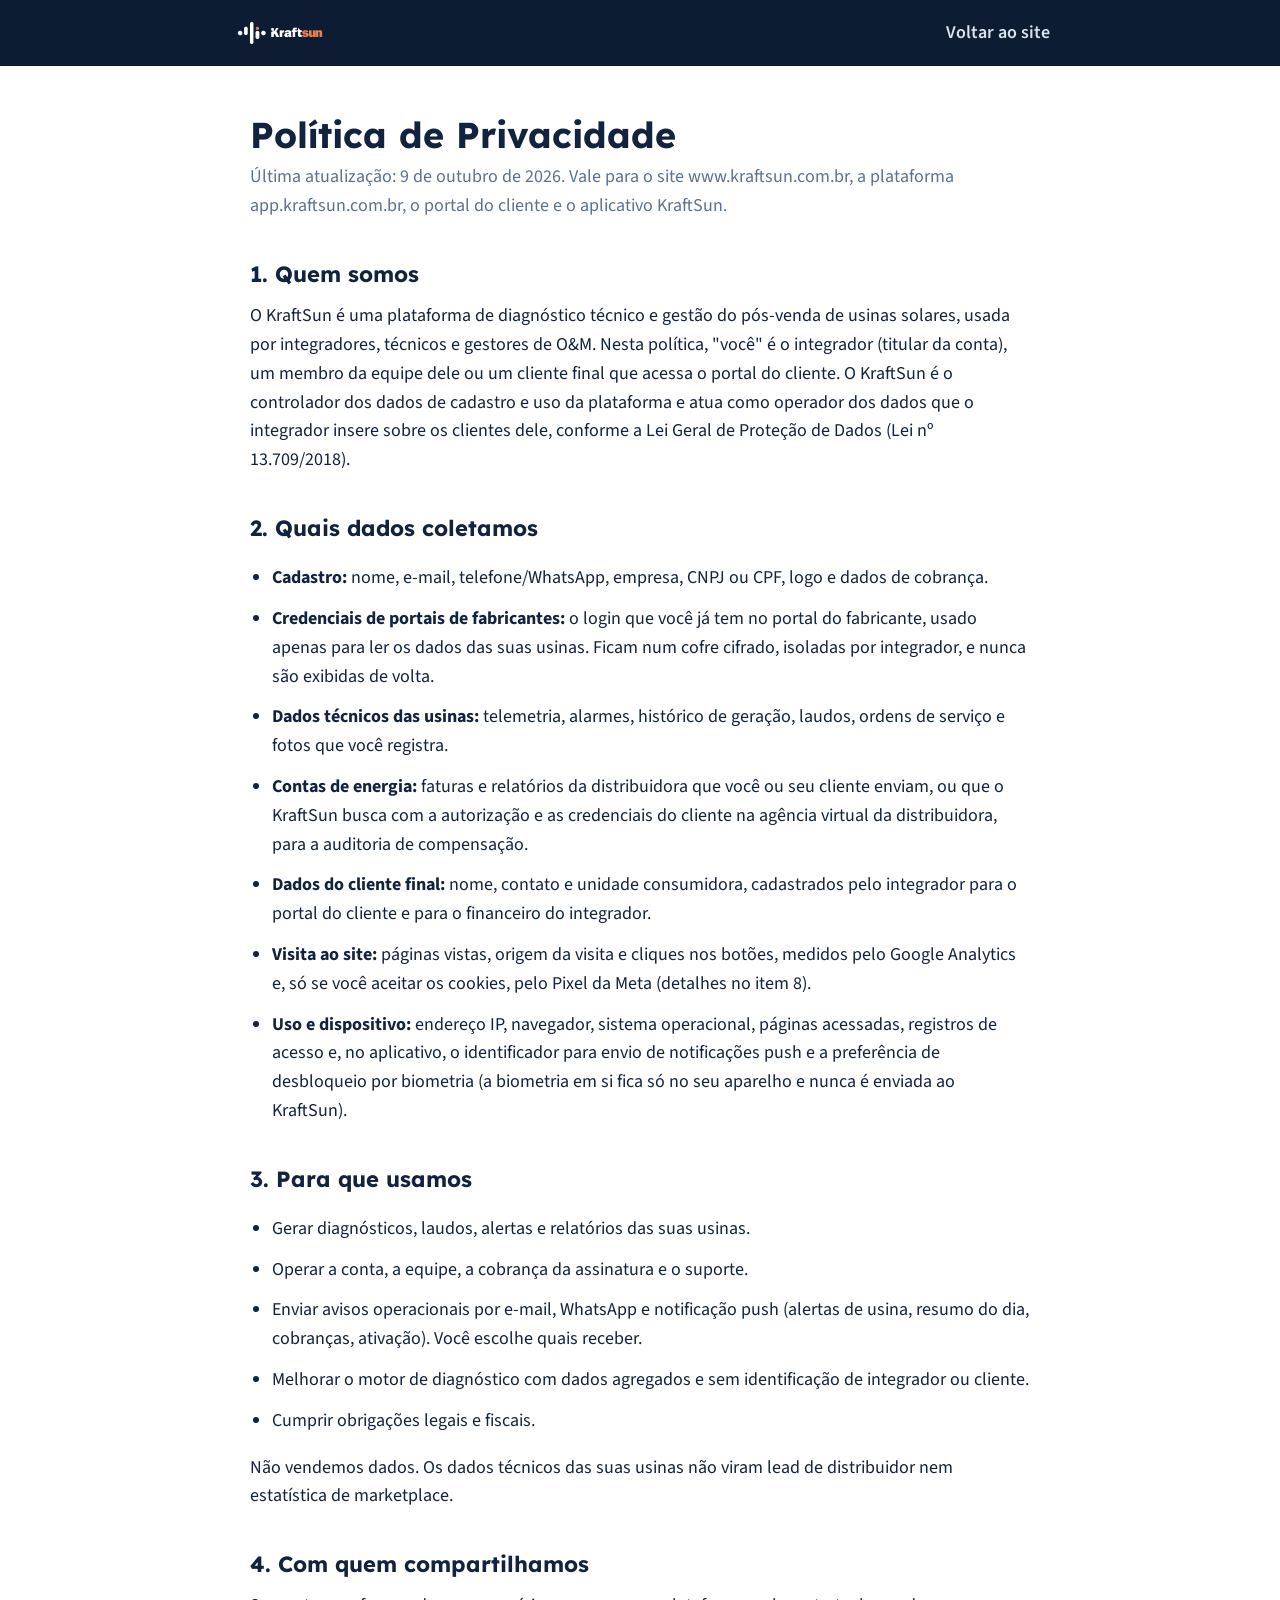
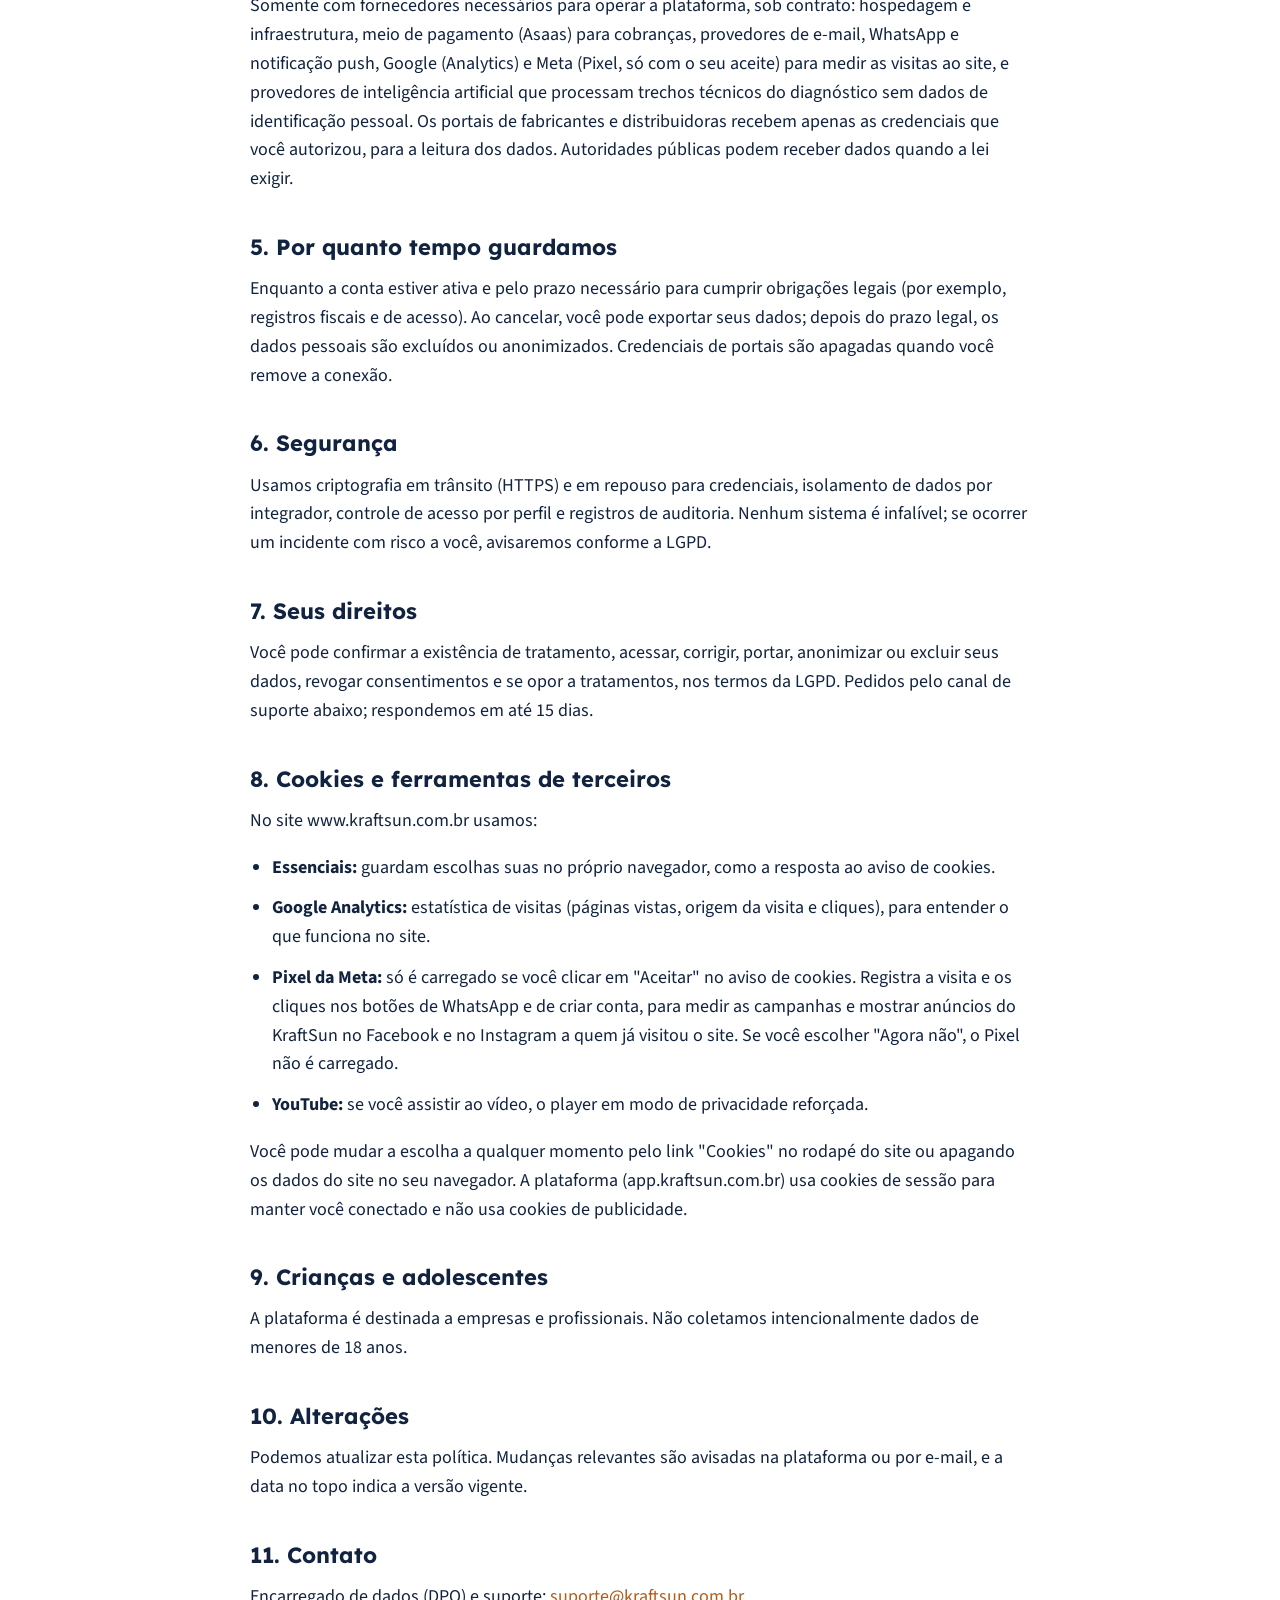
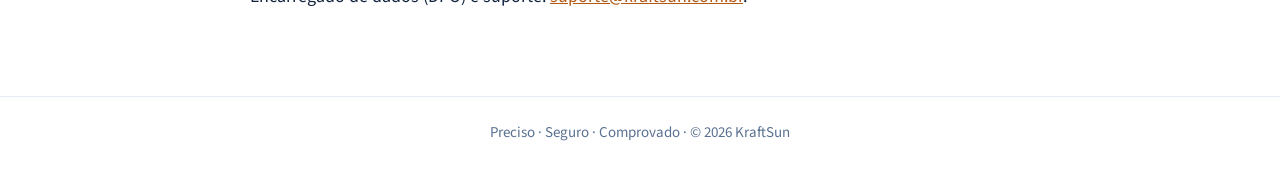
<file: privacidade.html>
<!DOCTYPE html>
<html lang="pt-BR">
<head>
<meta charset="utf-8">
<meta name="viewport" content="width=device-width, initial-scale=1">
<title>Política de Privacidade · KraftSun</title>
<meta name="description" content="Como o KraftSun coleta, usa e protege os dados dos integradores, das equipes e dos clientes finais que usam a plataforma e o aplicativo.">
<link rel="canonical" href="https://www.kraftsun.com.br/privacidade.html">
<meta name="robots" content="index, follow">
<link rel="icon" type="image/png" sizes="32x32" href="/favicon-32x32.png">
<link rel="apple-touch-icon" sizes="180x180" href="/apple-touch-icon.png">
<link rel="preconnect" href="https://fonts.googleapis.com">
<link rel="preconnect" href="https://fonts.gstatic.com" crossorigin>
<link href="https://fonts.googleapis.com/css2?family=Lexend:wght@700;800&family=Source+Sans+3:wght@400;600;700&display=swap" rel="stylesheet">
<style>
:root{--navy:#0d1c33;--orange:#ff7a1a;--ink:#12233f;--muted:#5a7191;--line:#e6ecf4;--paper:#f5f6f8}
*{box-sizing:border-box}
body{margin:0;font-family:"Source Sans 3",system-ui,sans-serif;font-size:18px;line-height:1.6;color:var(--ink);background:#fff}
header{background:var(--navy);padding:18px 20px}
header .wrap{max-width:820px;margin:0 auto;display:flex;align-items:center;justify-content:space-between}
header img{height:30px;width:auto;display:block}
header a{color:#dbe3f0;text-decoration:none;font-weight:600}
main{max-width:820px;margin:0 auto;padding:48px 20px 72px}
h1{font-family:'Lexend',sans-serif;font-size:36px;line-height:1.15;margin:0 0 8px}
h2{font-family:'Lexend',sans-serif;font-size:22px;margin:36px 0 10px}
.meta{color:var(--muted);margin-bottom:28px}
p,li{margin:0 0 12px}
ul{padding-left:22px}
a{color:#b45a17}
footer{border-top:1px solid var(--line);padding:24px 20px;text-align:center;color:var(--muted);font-size:15px}
</style>
</head>
<body>
<header><div class="wrap"><a href="/"><img src="assets/logo-kraftsun-branca.png" alt="KraftSun"></a><a href="/">Voltar ao site</a></div></header>
<main>
<h1>Política de Privacidade</h1>
<p class="meta">Última atualização: 9 de outubro de 2026. Vale para o site www.kraftsun.com.br, a plataforma app.kraftsun.com.br, o portal do cliente e o aplicativo KraftSun.</p>

<h2>1. Quem somos</h2>
<p>O KraftSun é uma plataforma de diagnóstico técnico e gestão do pós-venda de usinas solares, usada por integradores, técnicos e gestores de O&amp;M. Nesta política, "você" é o integrador (titular da conta), um membro da equipe dele ou um cliente final que acessa o portal do cliente. O KraftSun é o controlador dos dados de cadastro e uso da plataforma e atua como operador dos dados que o integrador insere sobre os clientes dele, conforme a Lei Geral de Proteção de Dados (Lei nº 13.709/2018).</p>

<h2>2. Quais dados coletamos</h2>
<ul>
<li><b>Cadastro:</b> nome, e-mail, telefone/WhatsApp, empresa, CNPJ ou CPF, logo e dados de cobrança.</li>
<li><b>Credenciais de portais de fabricantes:</b> o login que você já tem no portal do fabricante, usado apenas para ler os dados das suas usinas. Ficam num cofre cifrado, isoladas por integrador, e nunca são exibidas de volta.</li>
<li><b>Dados técnicos das usinas:</b> telemetria, alarmes, histórico de geração, laudos, ordens de serviço e fotos que você registra.</li>
<li><b>Contas de energia:</b> faturas e relatórios da distribuidora que você ou seu cliente enviam, ou que o KraftSun busca com a autorização e as credenciais do cliente na agência virtual da distribuidora, para a auditoria de compensação.</li>
<li><b>Dados do cliente final:</b> nome, contato e unidade consumidora, cadastrados pelo integrador para o portal do cliente e para o financeiro do integrador.</li>
<li><b>Visita ao site:</b> páginas vistas, origem da visita e cliques nos botões, medidos pelo Google Analytics e, só se você aceitar os cookies, pelo Pixel da Meta (detalhes no item 8).</li>
<li><b>Uso e dispositivo:</b> endereço IP, navegador, sistema operacional, páginas acessadas, registros de acesso e, no aplicativo, o identificador para envio de notificações push e a preferência de desbloqueio por biometria (a biometria em si fica só no seu aparelho e nunca é enviada ao KraftSun).</li>
</ul>

<h2>3. Para que usamos</h2>
<ul>
<li>Gerar diagnósticos, laudos, alertas e relatórios das suas usinas.</li>
<li>Operar a conta, a equipe, a cobrança da assinatura e o suporte.</li>
<li>Enviar avisos operacionais por e-mail, WhatsApp e notificação push (alertas de usina, resumo do dia, cobranças, ativação). Você escolhe quais receber.</li>
<li>Melhorar o motor de diagnóstico com dados agregados e sem identificação de integrador ou cliente.</li>
<li>Cumprir obrigações legais e fiscais.</li>
</ul>
<p>Não vendemos dados. Os dados técnicos das suas usinas não viram lead de distribuidor nem estatística de marketplace.</p>

<h2>4. Com quem compartilhamos</h2>
<p>Somente com fornecedores necessários para operar a plataforma, sob contrato: hospedagem e infraestrutura, meio de pagamento (Asaas) para cobranças, provedores de e-mail, WhatsApp e notificação push, Google (Analytics) e Meta (Pixel, só com o seu aceite) para medir as visitas ao site, e provedores de inteligência artificial que processam trechos técnicos do diagnóstico sem dados de identificação pessoal. Os portais de fabricantes e distribuidoras recebem apenas as credenciais que você autorizou, para a leitura dos dados. Autoridades públicas podem receber dados quando a lei exigir.</p>

<h2>5. Por quanto tempo guardamos</h2>
<p>Enquanto a conta estiver ativa e pelo prazo necessário para cumprir obrigações legais (por exemplo, registros fiscais e de acesso). Ao cancelar, você pode exportar seus dados; depois do prazo legal, os dados pessoais são excluídos ou anonimizados. Credenciais de portais são apagadas quando você remove a conexão.</p>

<h2>6. Segurança</h2>
<p>Usamos criptografia em trânsito (HTTPS) e em repouso para credenciais, isolamento de dados por integrador, controle de acesso por perfil e registros de auditoria. Nenhum sistema é infalível; se ocorrer um incidente com risco a você, avisaremos conforme a LGPD.</p>

<h2>7. Seus direitos</h2>
<p>Você pode confirmar a existência de tratamento, acessar, corrigir, portar, anonimizar ou excluir seus dados, revogar consentimentos e se opor a tratamentos, nos termos da LGPD. Pedidos pelo canal de suporte abaixo; respondemos em até 15 dias.</p>

<h2 id="cookies">8. Cookies e ferramentas de terceiros</h2>
<p>No site www.kraftsun.com.br usamos:</p>
<ul>
<li><b>Essenciais:</b> guardam escolhas suas no próprio navegador, como a resposta ao aviso de cookies.</li>
<li><b>Google Analytics:</b> estatística de visitas (páginas vistas, origem da visita e cliques), para entender o que funciona no site.</li>
<li><b>Pixel da Meta:</b> só é carregado se você clicar em "Aceitar" no aviso de cookies. Registra a visita e os cliques nos botões de WhatsApp e de criar conta, para medir as campanhas e mostrar anúncios do KraftSun no Facebook e no Instagram a quem já visitou o site. Se você escolher "Agora não", o Pixel não é carregado.</li>
<li><b>YouTube:</b> se você assistir ao vídeo, o player em modo de privacidade reforçada.</li>
</ul>
<p>Você pode mudar a escolha a qualquer momento pelo link "Cookies" no rodapé do site ou apagando os dados do site no seu navegador. A plataforma (app.kraftsun.com.br) usa cookies de sessão para manter você conectado e não usa cookies de publicidade.</p>

<h2>9. Crianças e adolescentes</h2>
<p>A plataforma é destinada a empresas e profissionais. Não coletamos intencionalmente dados de menores de 18 anos.</p>

<h2>10. Alterações</h2>
<p>Podemos atualizar esta política. Mudanças relevantes são avisadas na plataforma ou por e-mail, e a data no topo indica a versão vigente.</p>

<h2>11. Contato</h2>
<p>Encarregado de dados (DPO) e suporte: <a href="mailto:suporte@kraftsun.com.br">suporte@kraftsun.com.br</a>.</p>
</main>
<footer>Preciso · Seguro · Comprovado · © 2026 KraftSun</footer>
</body>
</html>
</file>
<file: implantacao/estilo.css>
/* Kit de implantação KraftSun: páginas internas (noindex). Identidade do site: navy e laranja, Lexend e Source Sans 3. */
:root{
  --navy:#0D1C33; --navy-2:#13284A; --orange:#FF7A1A; --orange-ink:#BF540A; --orange-soft:#FFF1E6;
  --paper:#F3F5F9; --card:#FFFFFF; --ink:#0E1C33; --ink-2:#46566F; --ink-3:#74839B; --line:#D9E1EC;
  --green:#1E8A5A; --green-soft:#E3F4EA;
  --display:"Lexend","Segoe UI",system-ui,sans-serif; --text:"Source Sans 3","Segoe UI",system-ui,sans-serif;
}
*{box-sizing:border-box}
html{scroll-behavior:smooth;scroll-padding-top:76px}
body{margin:0;background:var(--paper);color:var(--ink);font-family:var(--text);font-size:17px;line-height:1.55;-webkit-text-size-adjust:100%}
a{color:var(--orange-ink)}
img{max-width:100%}
.wrap{max-width:1040px;margin:0 auto;padding-left:max(16px,env(safe-area-inset-left));padding-right:max(16px,env(safe-area-inset-right))}
h1,h2,h3,h4{font-family:var(--display);line-height:1.2;letter-spacing:-.01em;color:var(--ink);text-wrap:balance}

/* topo */
.top{position:sticky;top:0;z-index:10;background:var(--navy);color:#fff}
.top-in{display:flex;align-items:center;justify-content:space-between;gap:12px;min-height:60px;flex-wrap:wrap}
.brand{display:flex;align-items:center;gap:10px;color:#fff;text-decoration:none;font-family:var(--display);font-weight:600;font-size:14px;letter-spacing:.04em}
.brand img{height:24px;width:auto}
.brand span{padding-left:10px;border-left:1px solid rgba(255,255,255,.25);color:#C9D3E3}
.nav{display:flex;gap:2px;flex-wrap:wrap}
.nav a{color:#C9D3E3;text-decoration:none;font-family:var(--display);font-weight:500;font-size:14px;padding:8px 11px;border-radius:8px}
.nav a:hover{color:#fff;background:rgba(255,255,255,.08)}
.nav a[aria-current]{color:#fff;background:var(--navy-2);box-shadow:inset 0 -2px 0 var(--orange)}

/* documento */
.doc{padding-top:28px;padding-bottom:56px;max-width:900px}
.kicker{margin:0 0 6px;font-family:var(--display);font-weight:600;font-size:12px;letter-spacing:.12em;text-transform:uppercase;color:var(--orange-ink)}
.doc h1{font-size:clamp(26px,4.4vw,38px);margin:0 0 18px}
.toc{background:var(--card);border:1px solid var(--line);border-radius:12px;padding:12px 16px;margin:0 0 28px}
.toc summary{cursor:pointer;font-family:var(--display);font-weight:600;font-size:14px;color:var(--ink-2)}
.toc ol{margin:10px 0 2px;padding-left:20px;columns:2;column-gap:28px}
.toc li{break-inside:avoid;font-size:15px;margin:3px 0}
.toc a{color:var(--ink);text-decoration:none}
.toc a:hover{color:var(--orange-ink);text-decoration:underline}
@media (max-width:640px){.toc ol{columns:1}}

.prose h2{font-size:clamp(21px,3vw,26px);margin:44px 0 12px;padding-top:18px;border-top:2px solid var(--line)}
.prose h3{font-size:18px;margin:28px 0 8px}
.prose p{margin:0 0 14px}
.prose ul,.prose ol{margin:0 0 16px;padding-left:22px}
.prose li{margin:5px 0}
.prose li.task{list-style:none;margin-left:-22px;display:flex;gap:10px;align-items:flex-start}
.prose li.task input{margin-top:5px;width:18px;height:18px;accent-color:var(--orange);flex:none}
.prose strong{font-weight:700}
.tbl{overflow-x:auto;margin:0 0 20px;border:1px solid var(--line);border-radius:12px;background:var(--card);-webkit-overflow-scrolling:touch}
.tbl table{border-collapse:collapse;width:100%;min-width:640px;font-size:15px;line-height:1.45}
.tbl th{background:var(--navy);color:#fff;font-family:var(--display);font-weight:600;font-size:13px;text-align:left;padding:10px 12px;vertical-align:bottom}
.tbl td{padding:10px 12px;border-top:1px solid var(--line);vertical-align:top}
.tbl tr:nth-child(even) td{background:#F8FAFC}
.prose blockquote,.prose pre{position:relative;margin:0 0 18px;background:var(--card);border:1px solid var(--line);border-left:4px solid var(--orange);border-radius:10px;padding:14px 16px 14px 16px;padding-right:96px}
.prose blockquote p{margin:0 0 8px}
.prose blockquote p:last-of-type{margin-bottom:0}
.prose pre{white-space:pre-wrap;font-family:var(--text);font-size:16px;line-height:1.5}
.prose pre code{font-family:inherit}
.copy{position:absolute;top:10px;right:10px;font-family:var(--display);font-weight:600;font-size:12px;color:var(--orange-ink);background:var(--orange-soft);border:0;border-radius:8px;padding:7px 11px;cursor:pointer}
.copy:hover{background:#FFE2CC}
@media (max-width:560px){.prose blockquote,.prose pre{padding-right:16px;padding-top:46px}}

.foot{border-top:1px solid var(--line);color:var(--ink-3);font-size:14px;padding:18px 0 28px}
</file>
